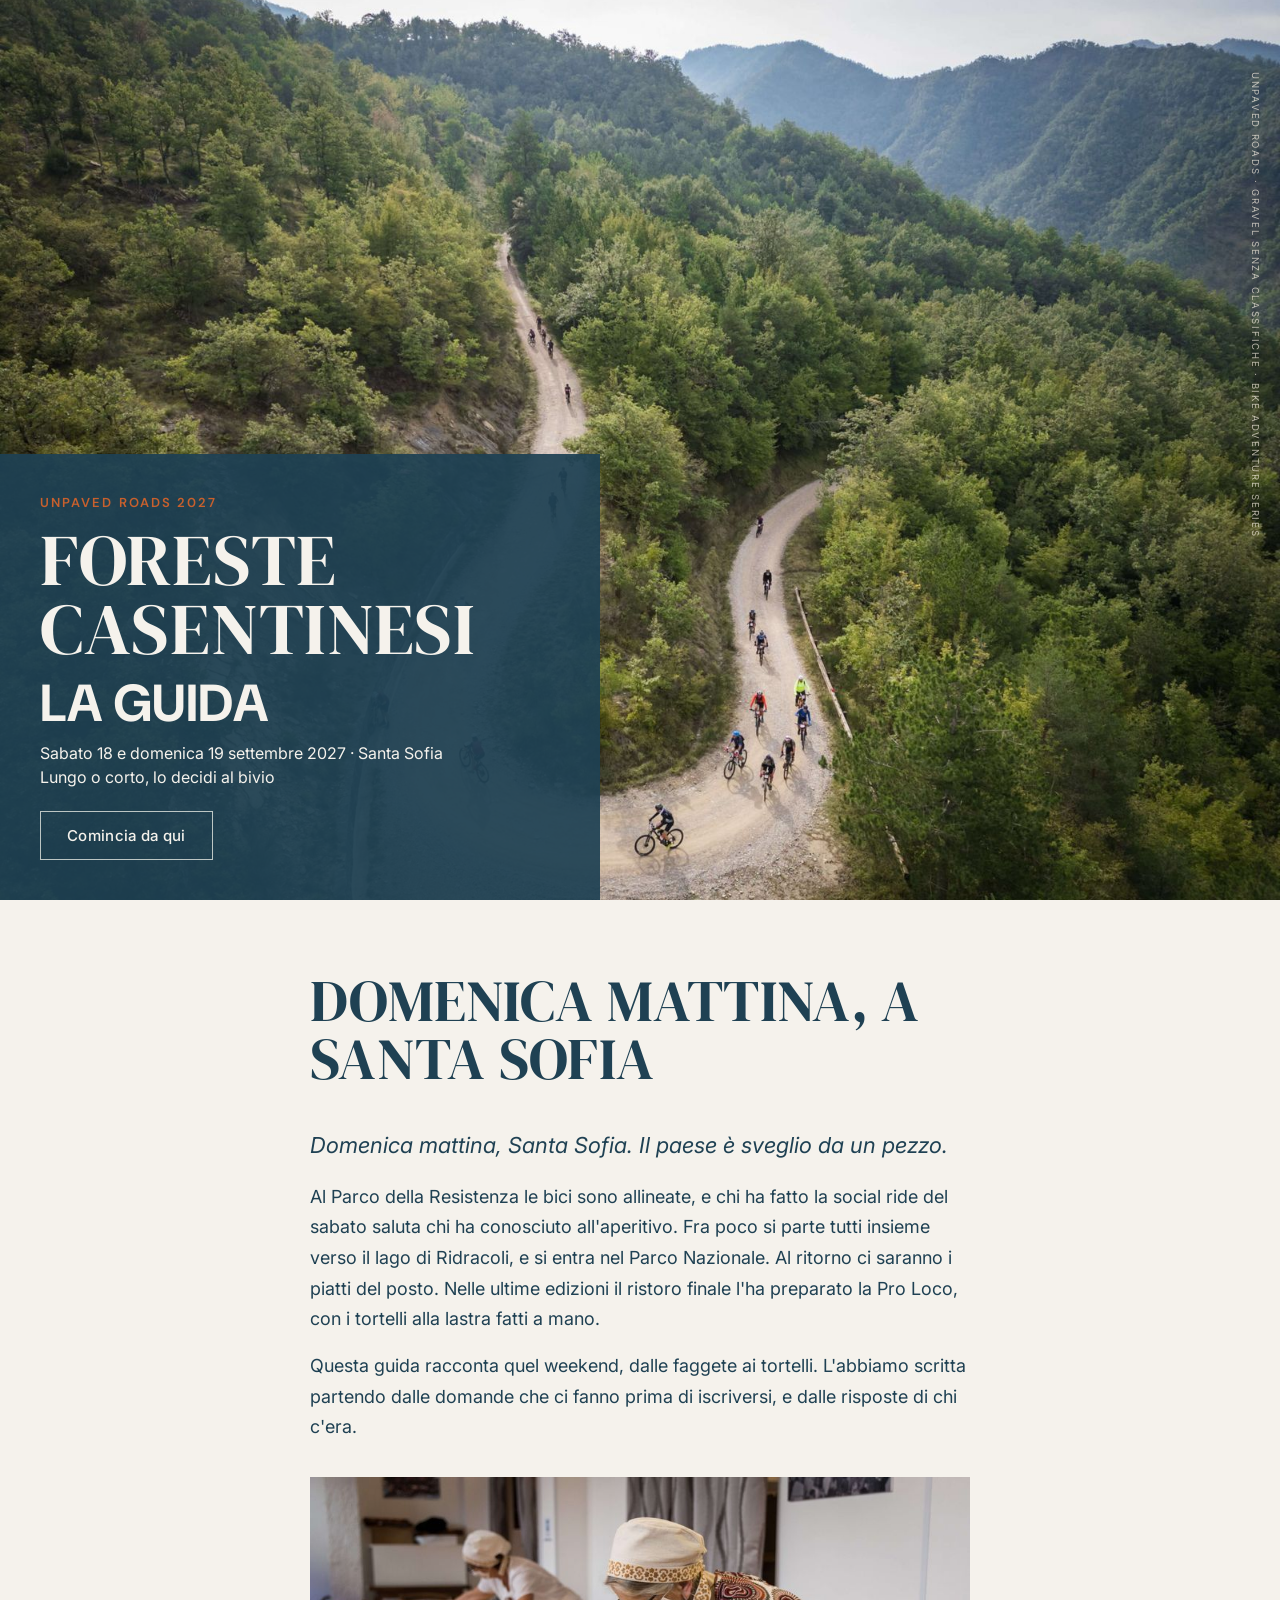
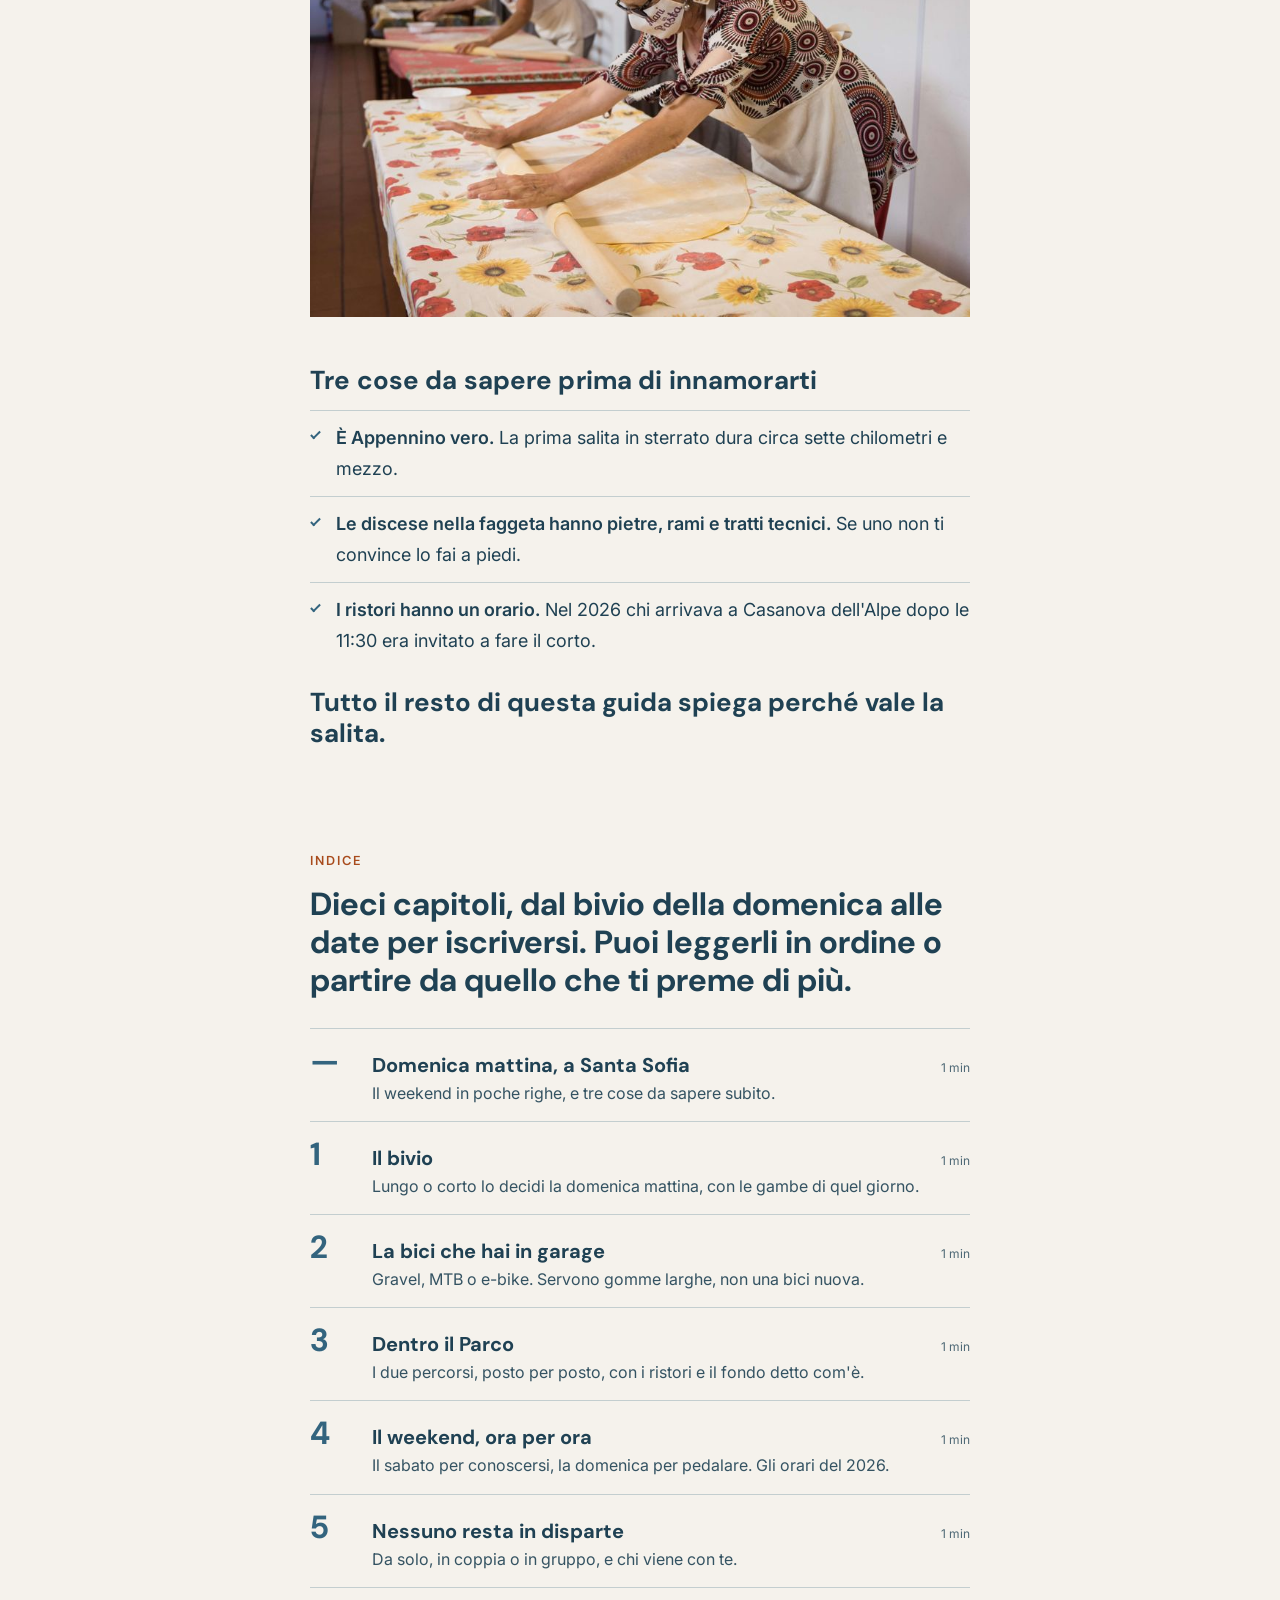
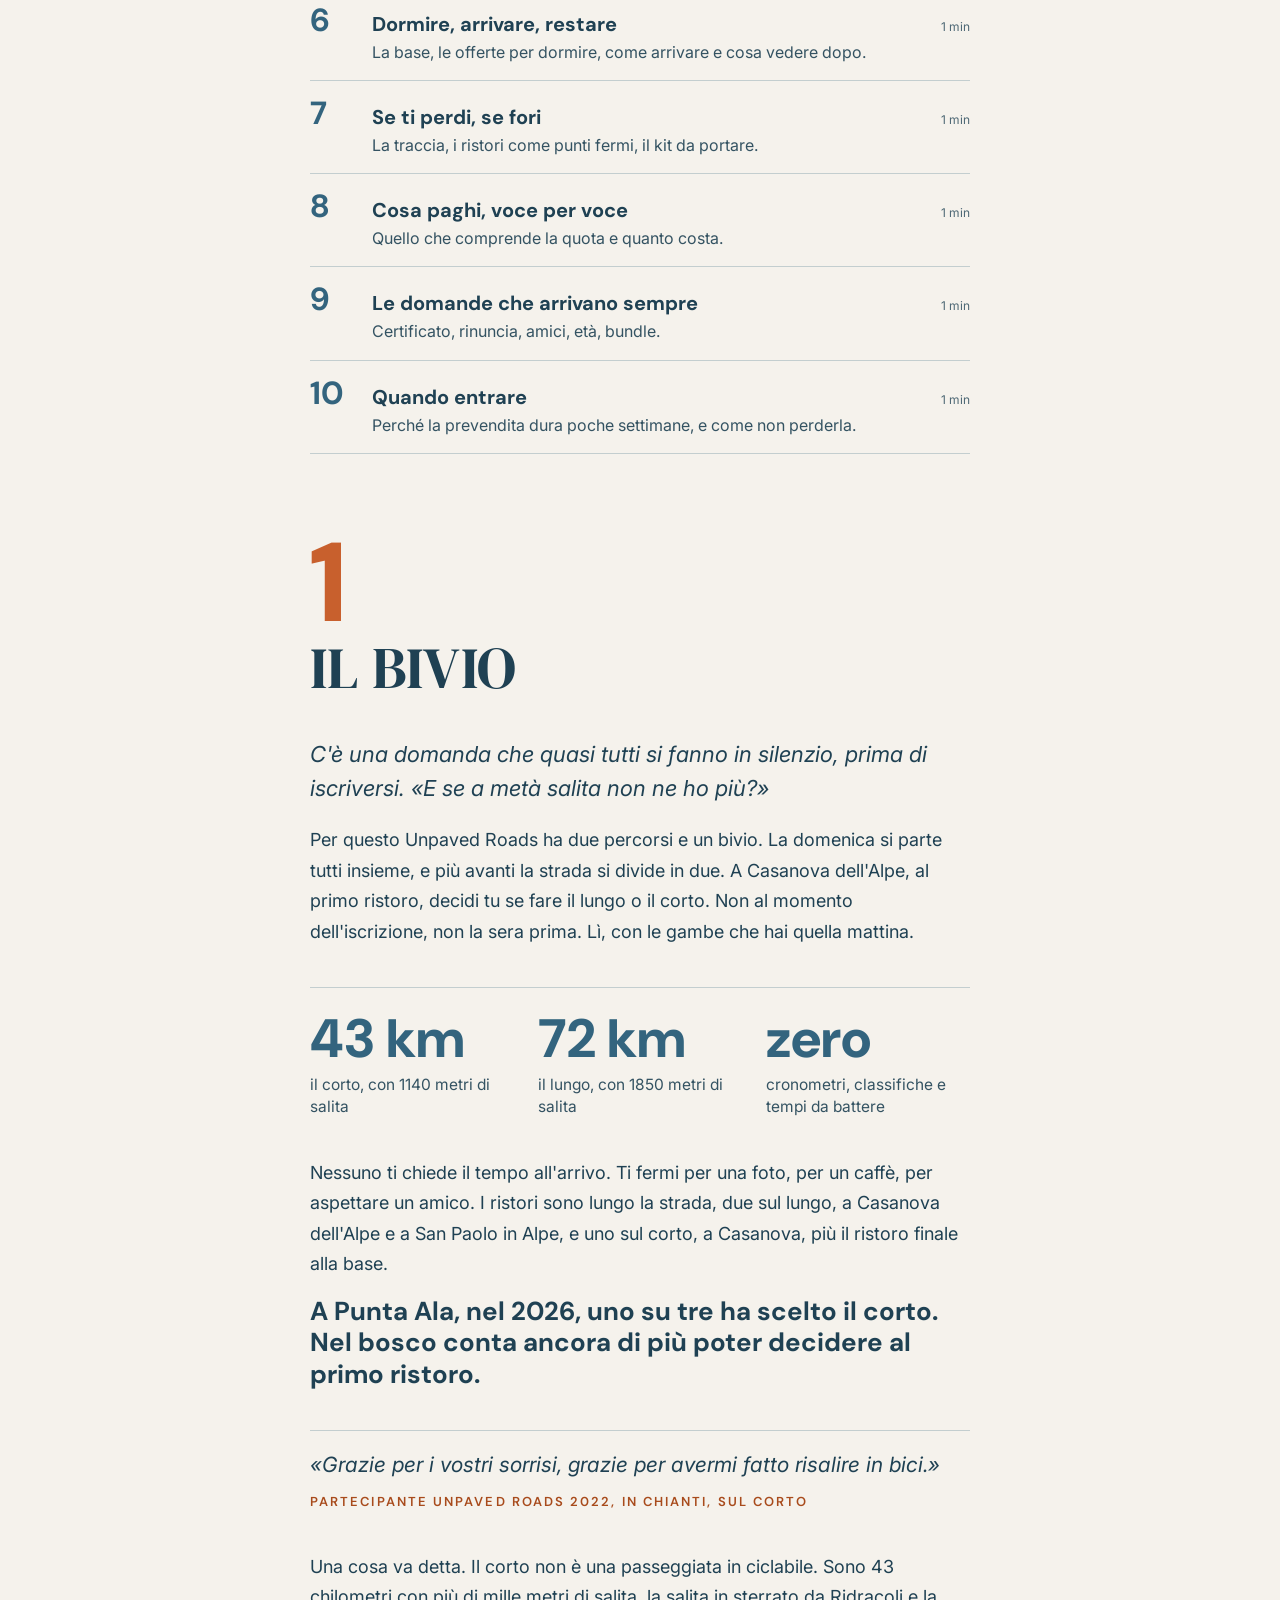
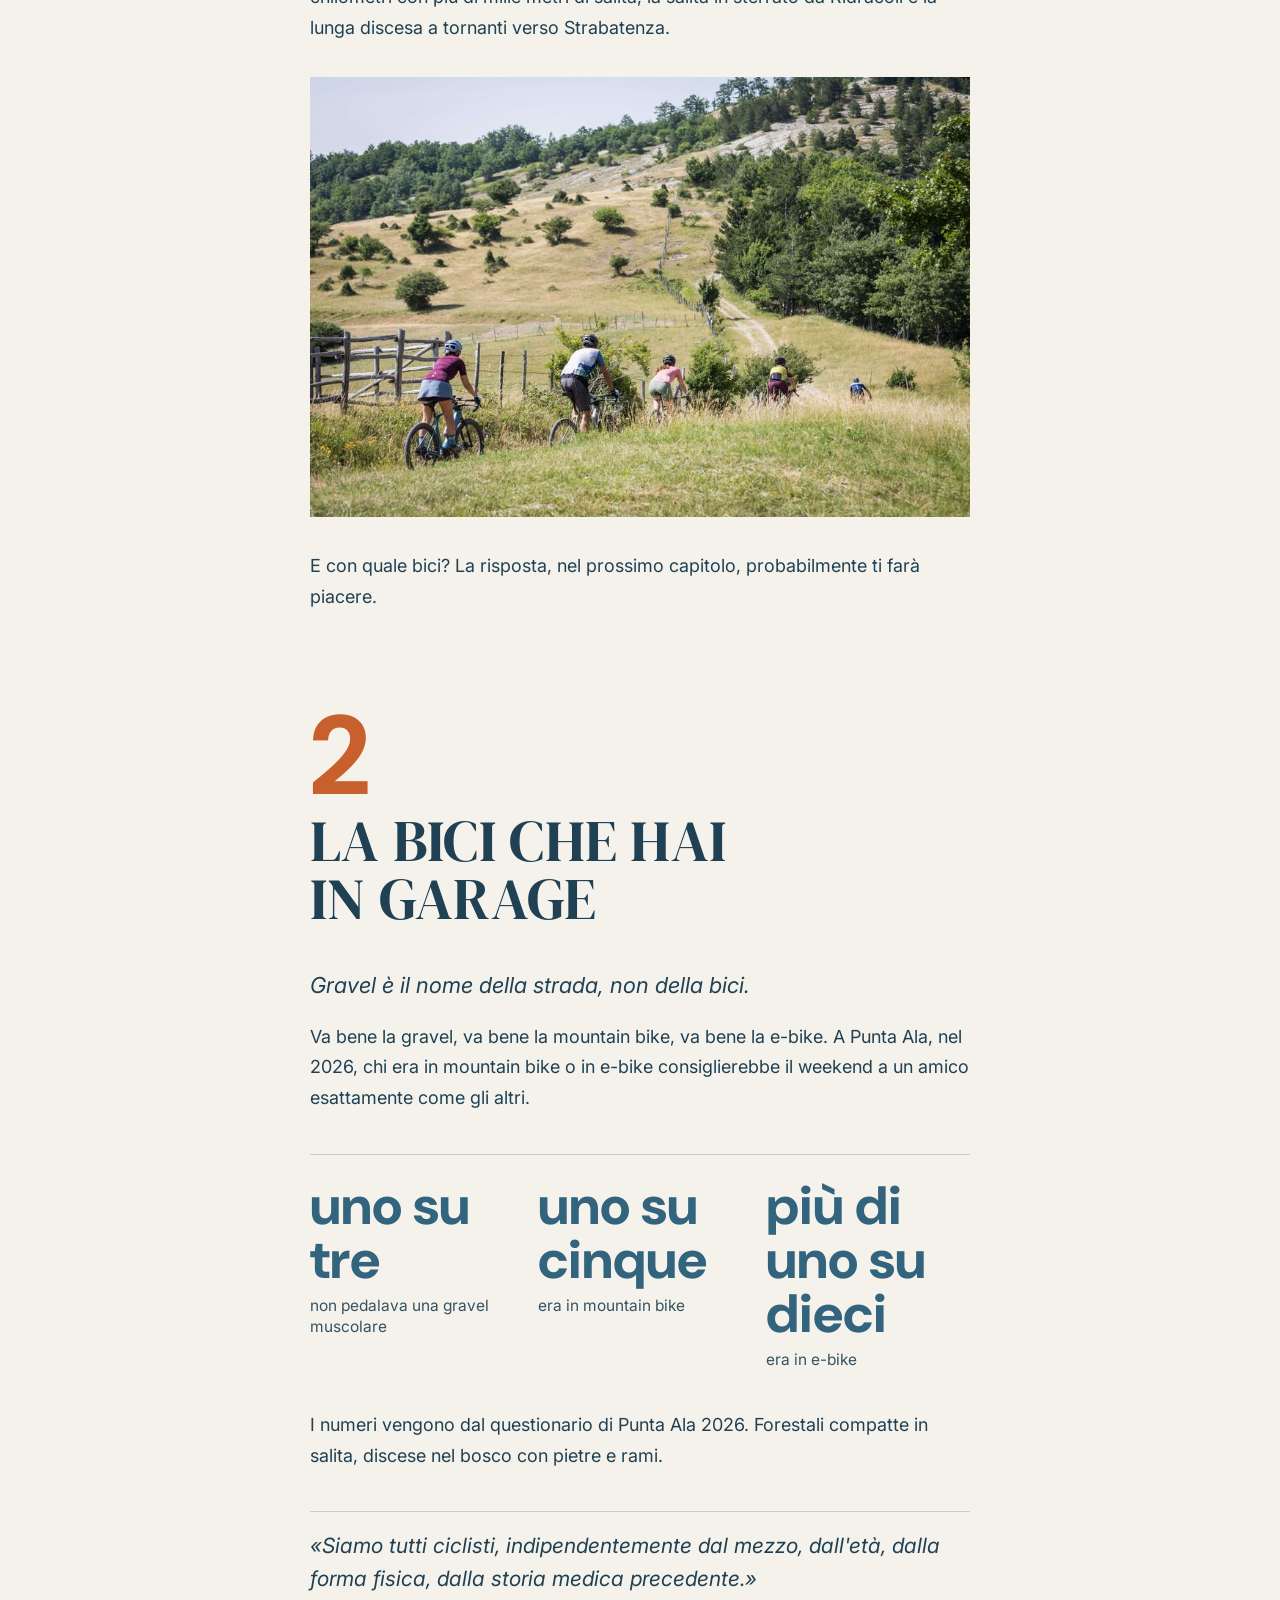
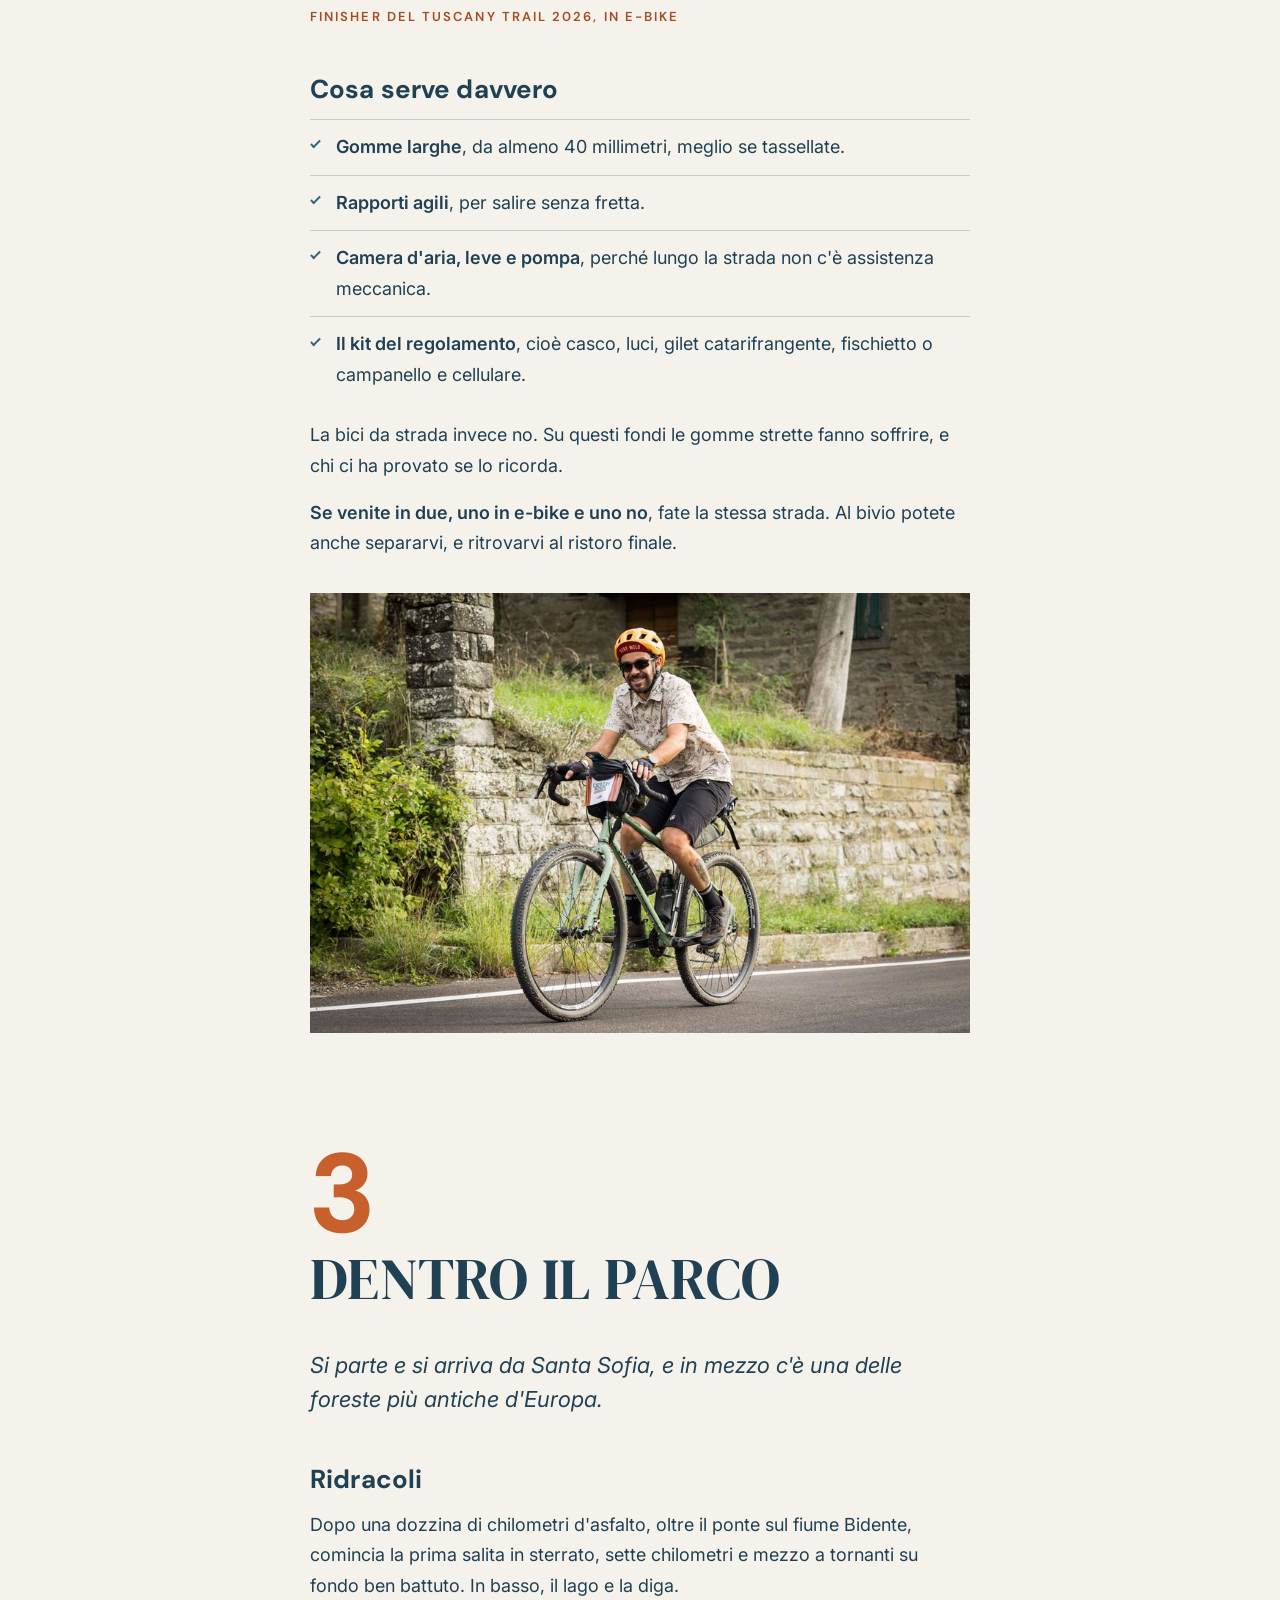
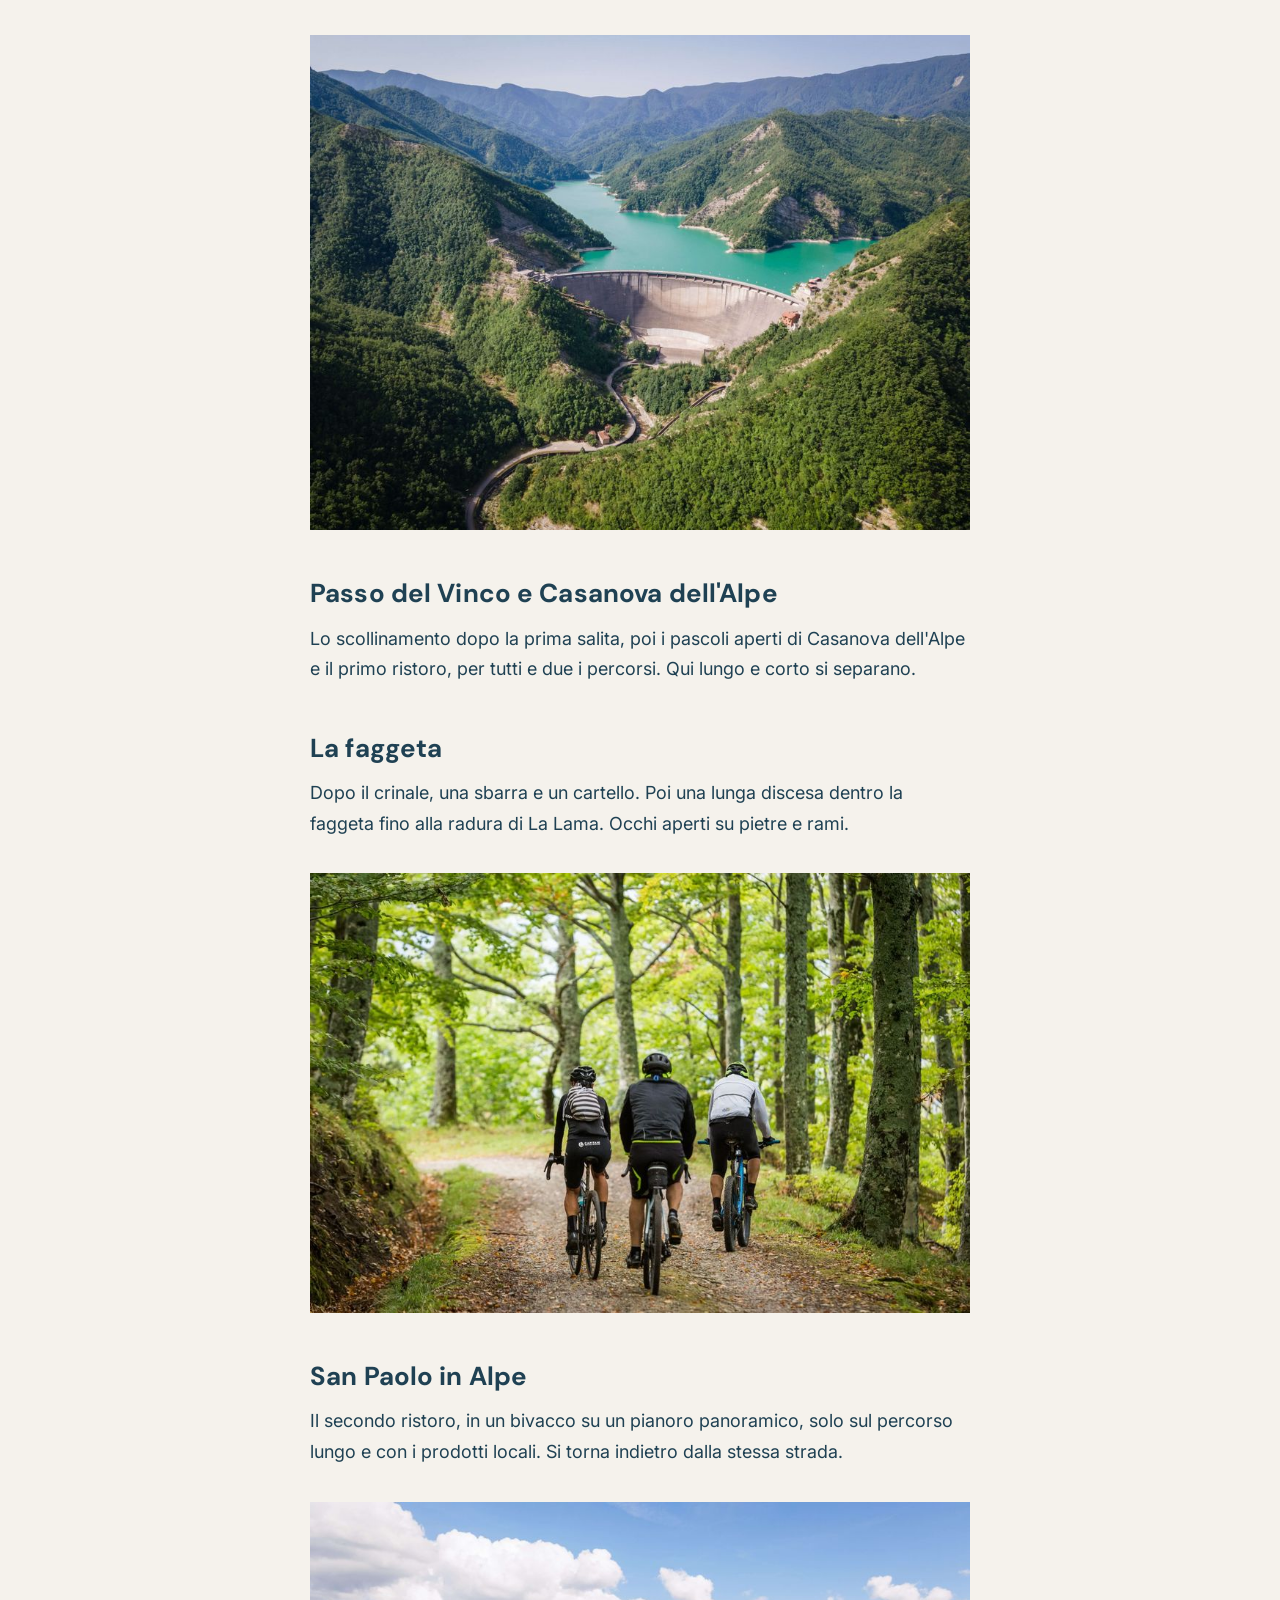
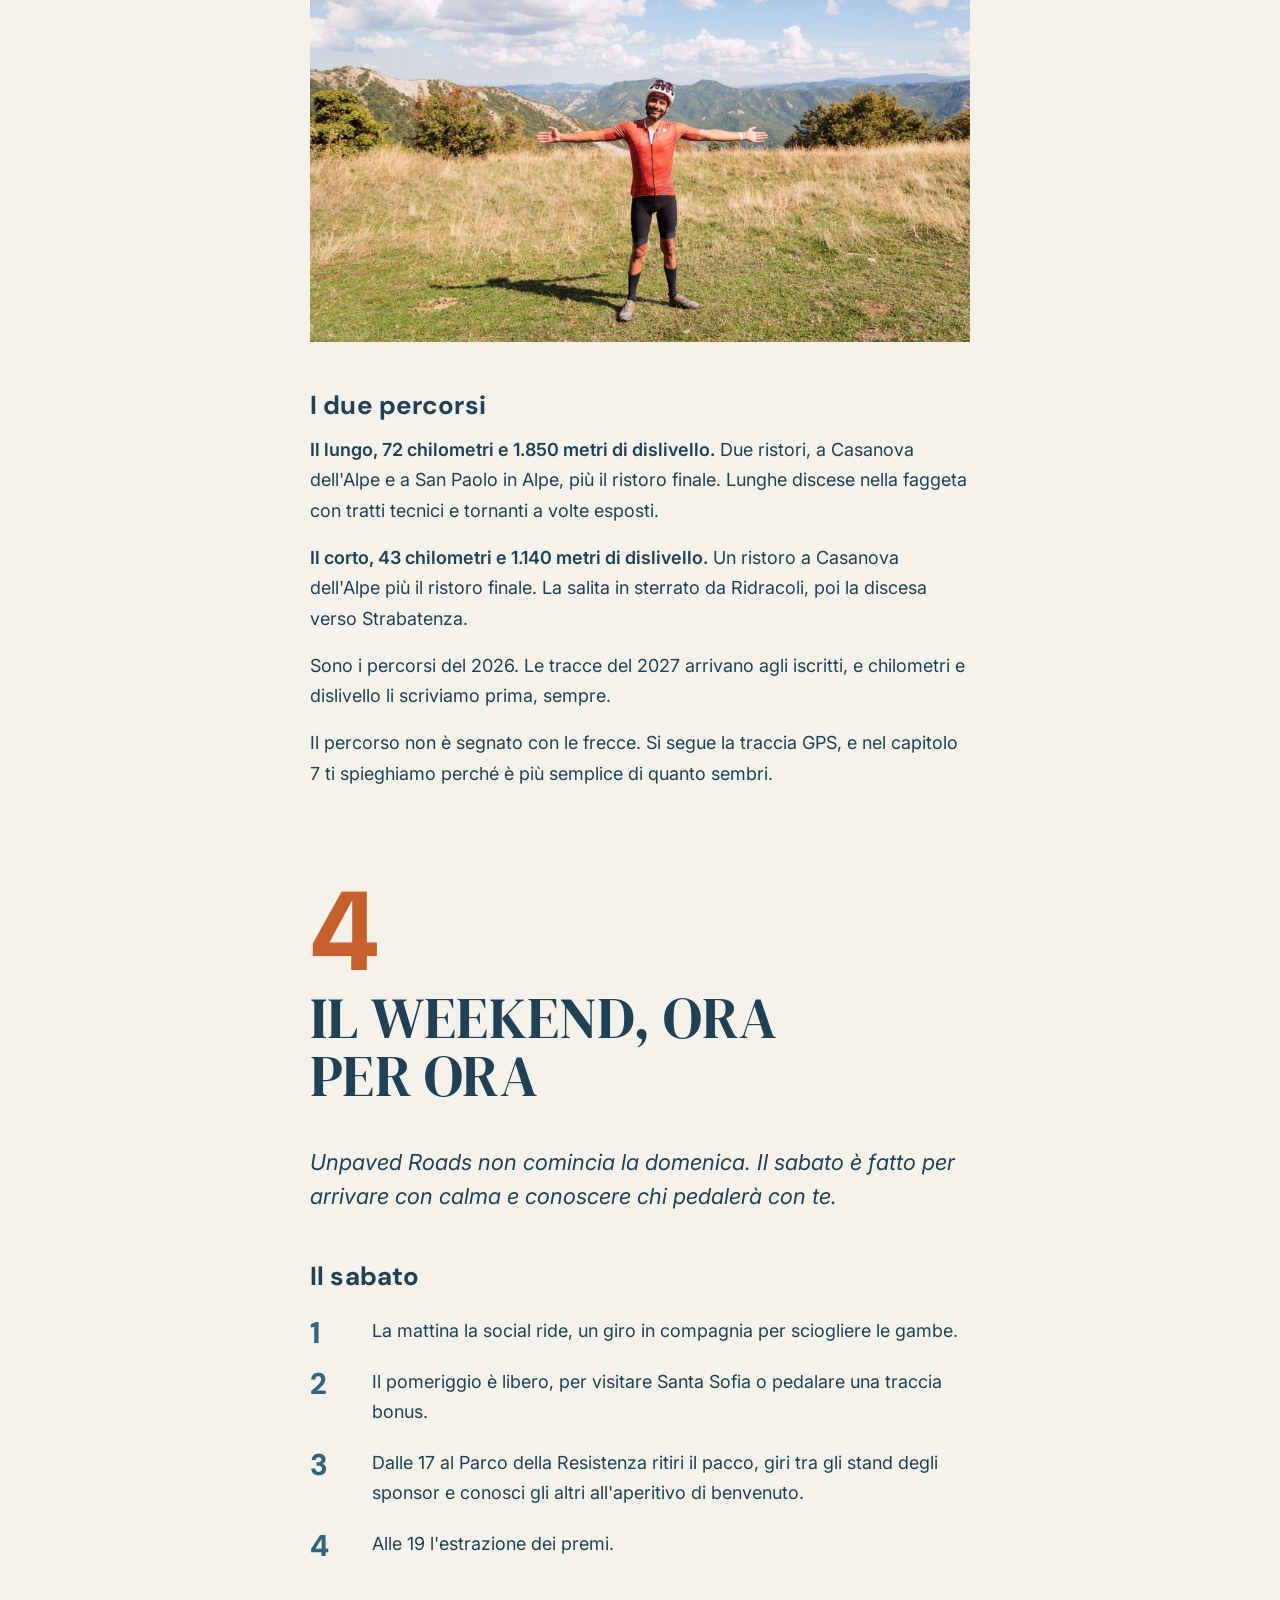
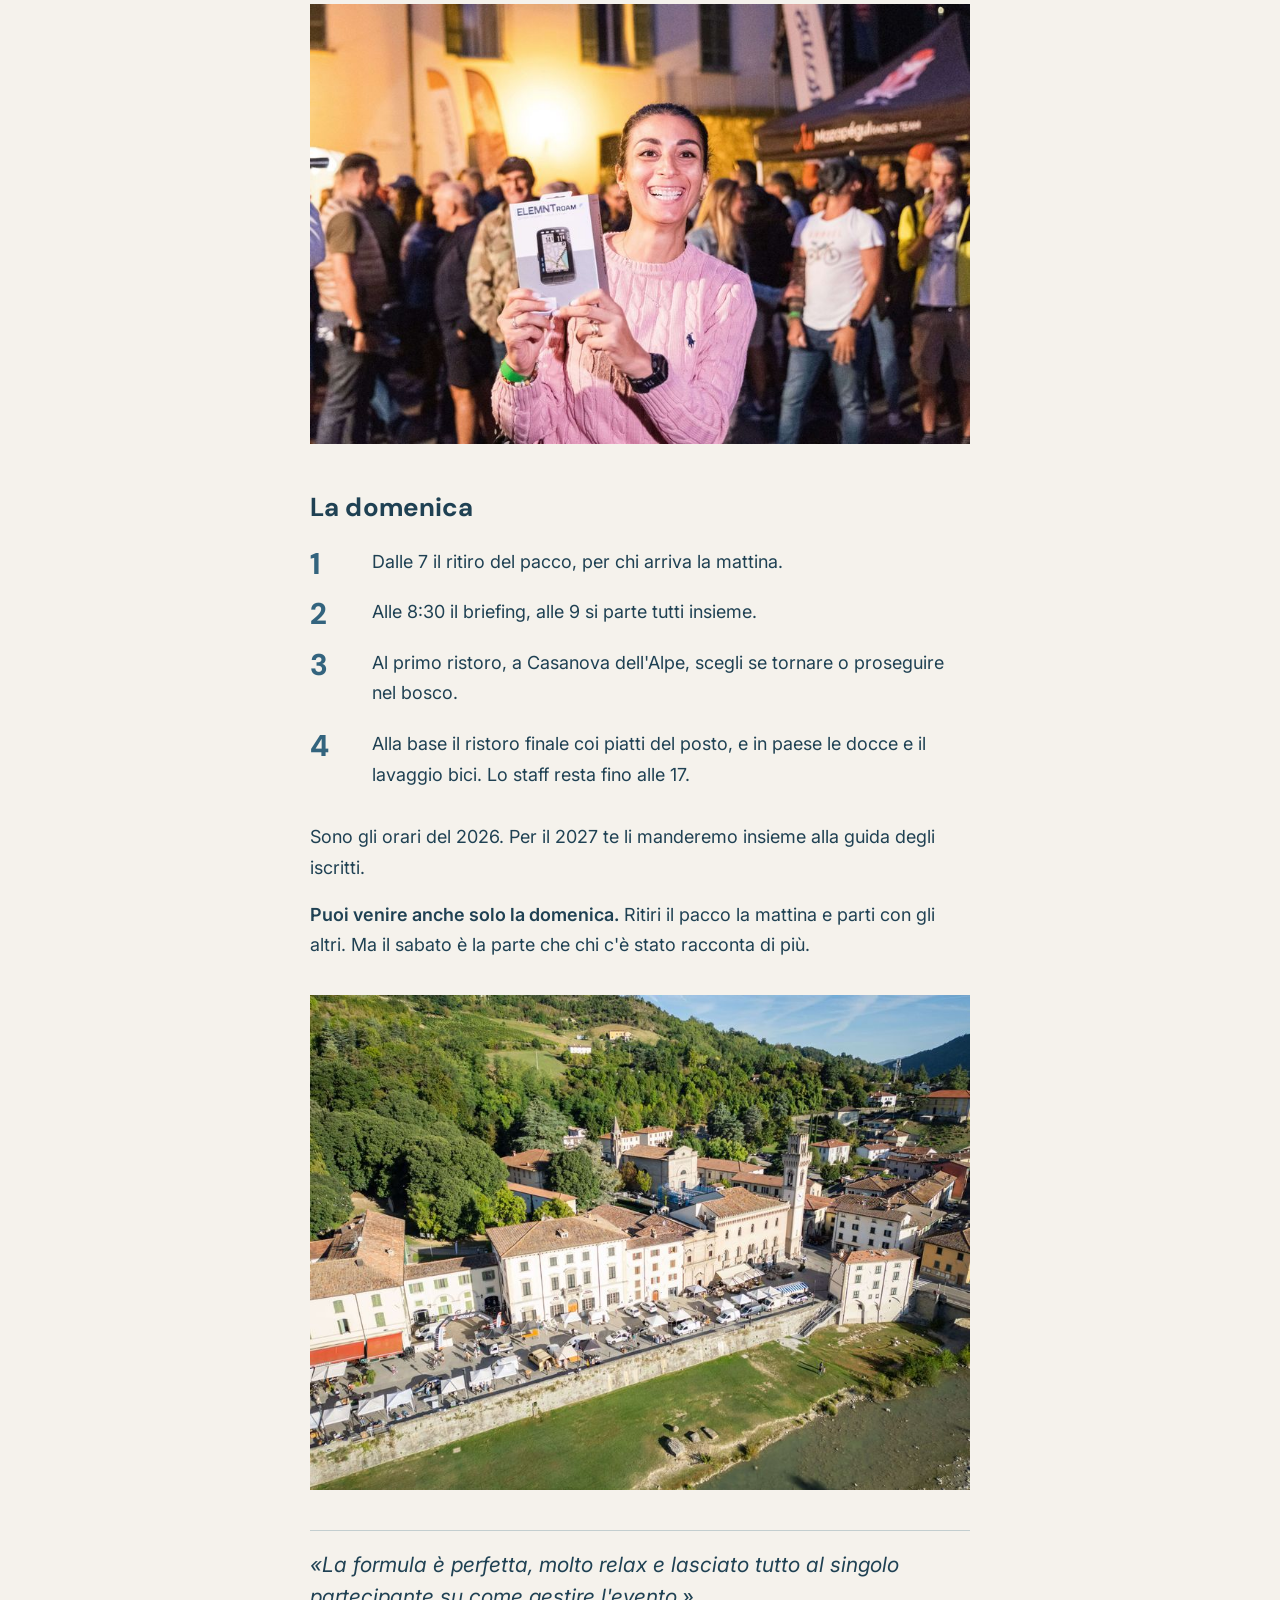
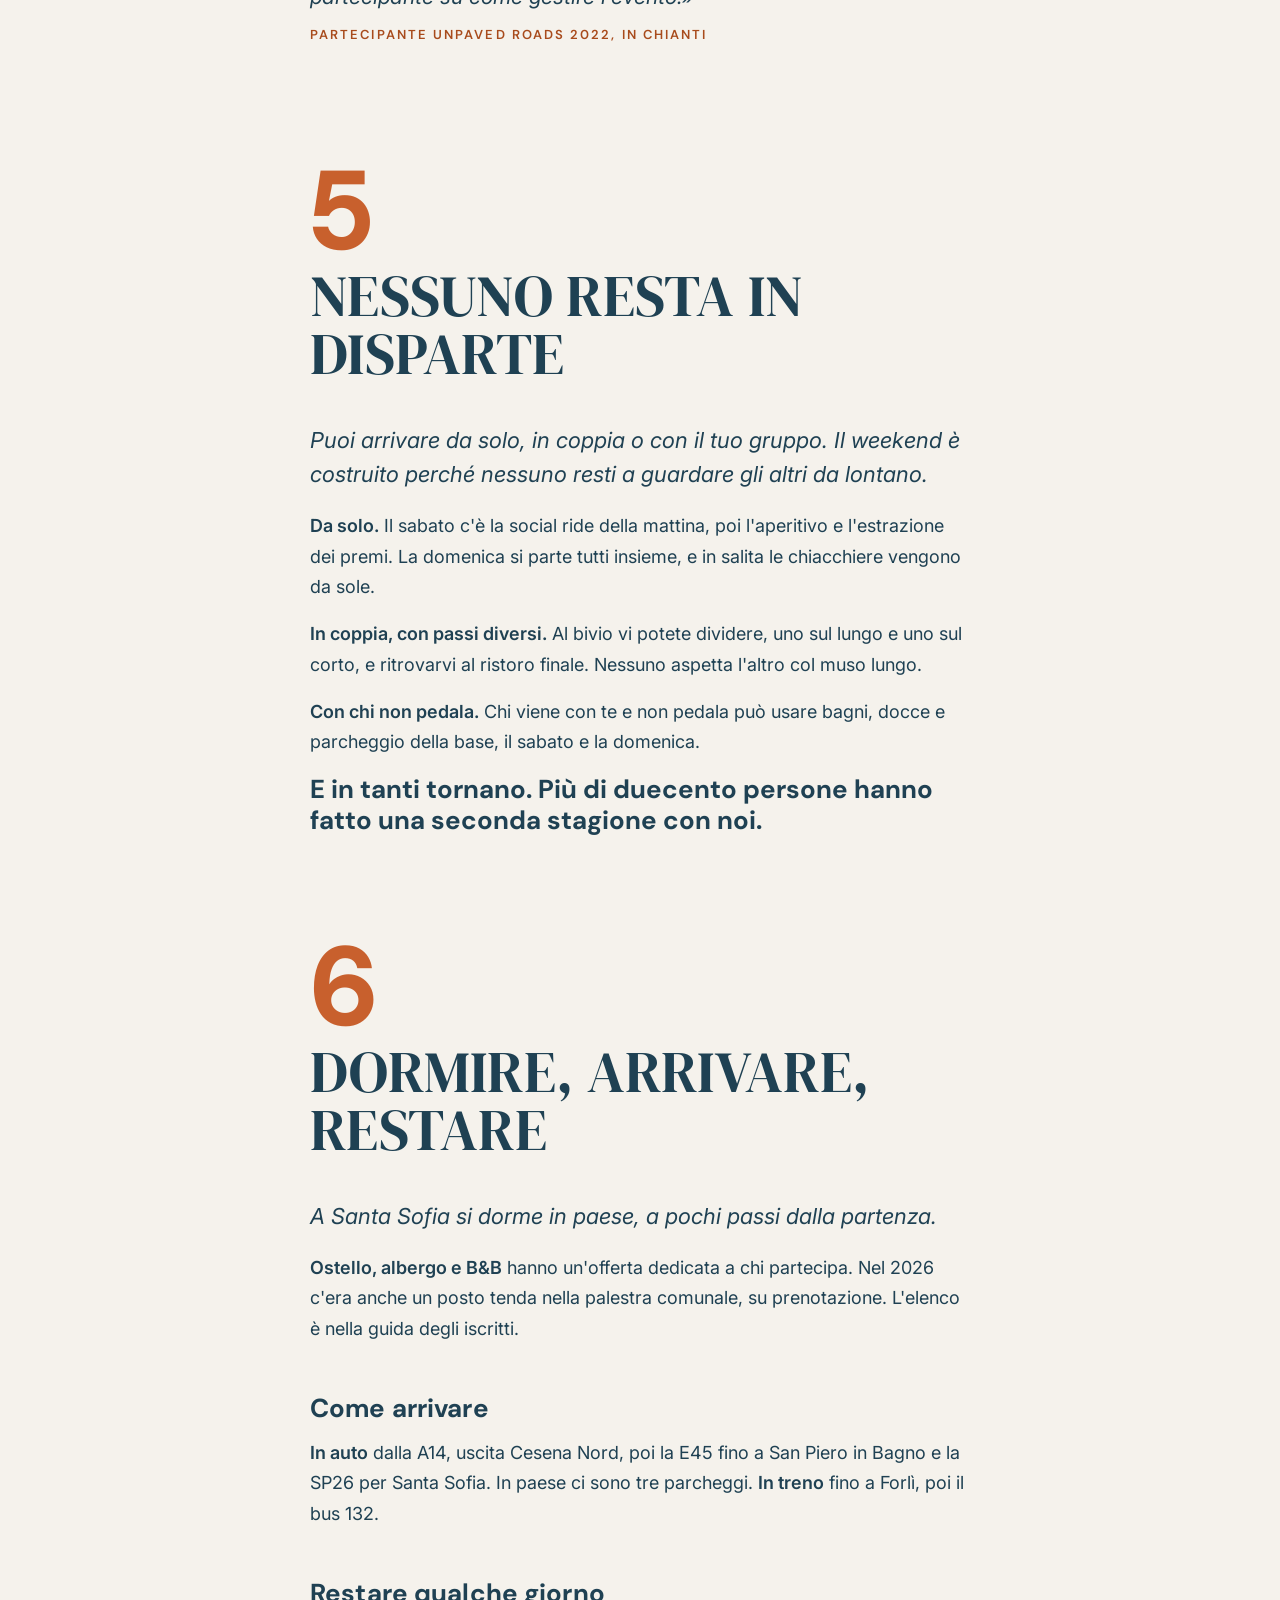
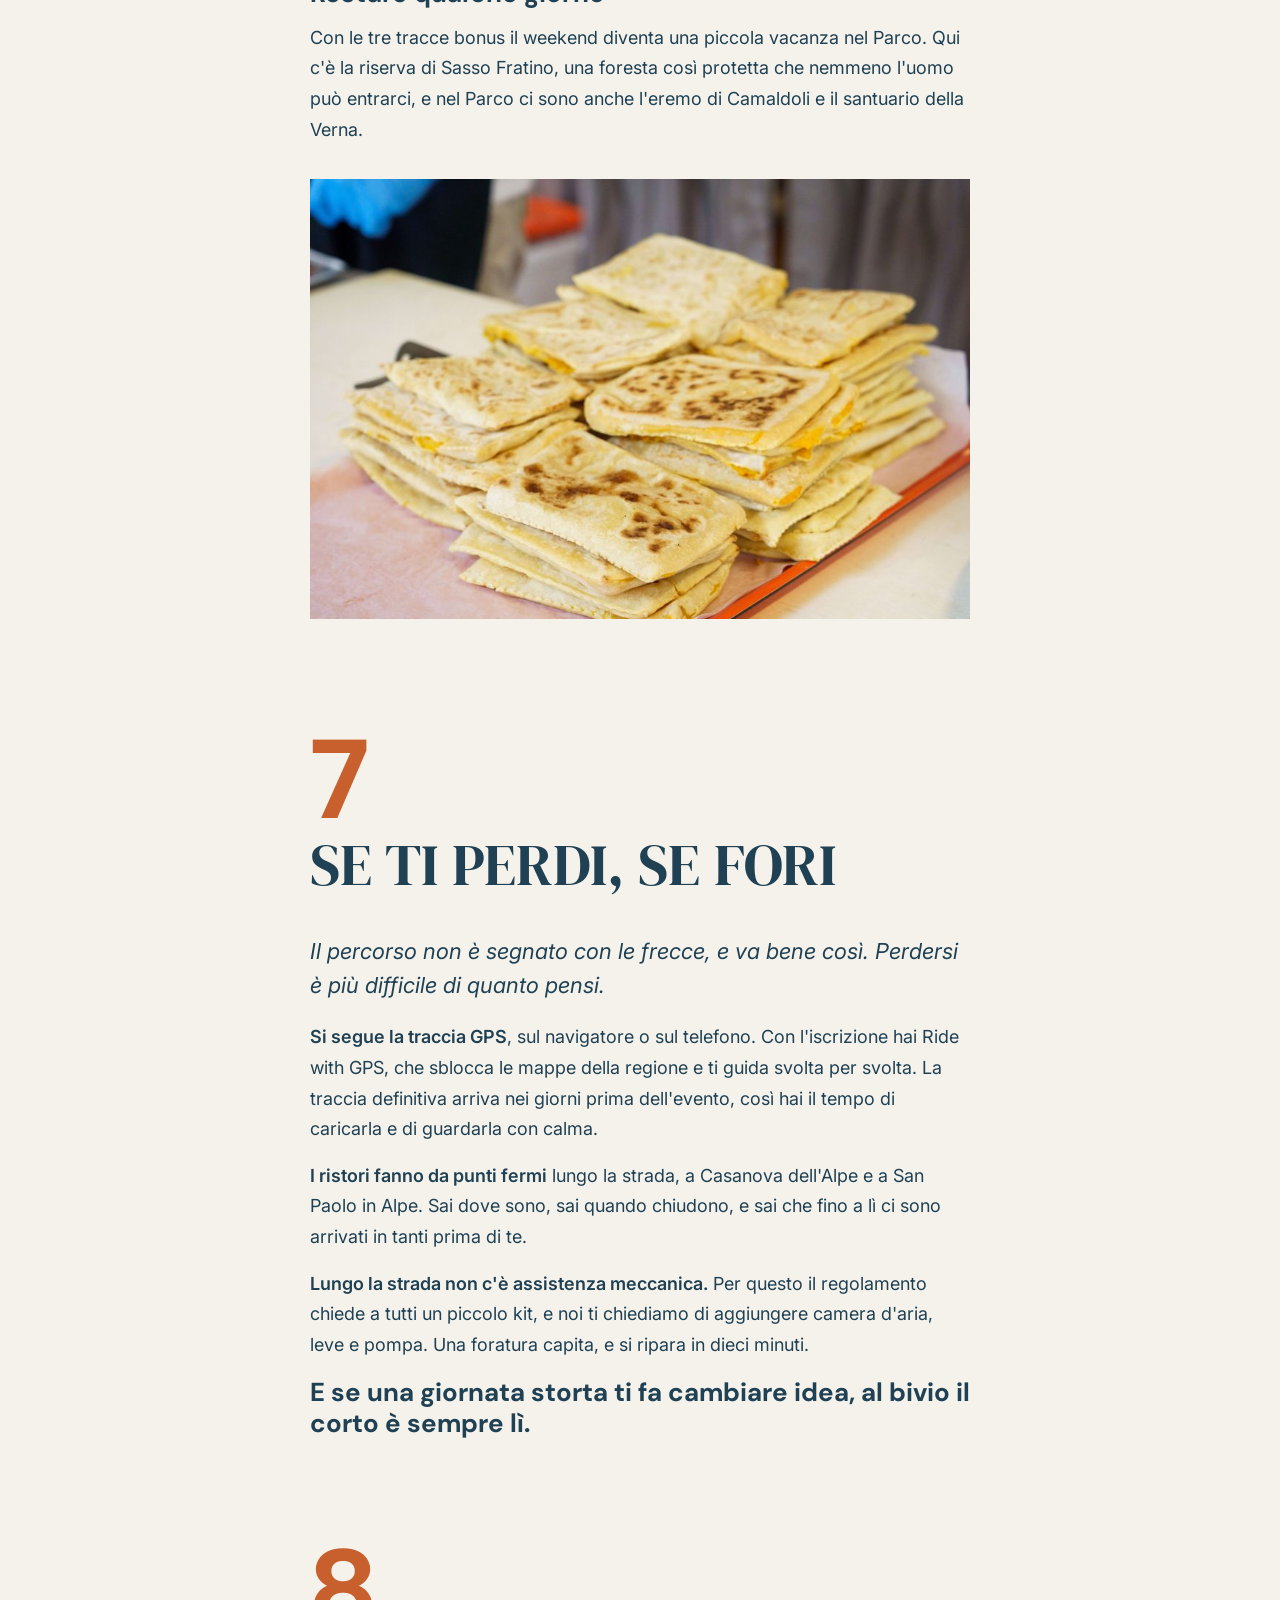
<file: guides/foreste/index.html>
<!doctype html>
<html lang="it">
<head>
<meta charset="utf-8">
<meta name="viewport" content="width=device-width, initial-scale=1">
<title>La guida delle Foreste Casentinesi · Unpaved Roads 2027</title>
<meta name="description" content="La guida di Unpaved Roads Foreste Casentinesi 2027. Com'è il weekend nel Parco Nazionale, quale percorso fa per te, che bici serve, dove dormire, cosa comprende la quota e quando iscriversi.">
<meta name="robots" content="noindex">
<meta property="og:title" content="Unpaved Roads Foreste Casentinesi 2027 · La guida">
<meta property="og:description" content="La guida di Unpaved Roads Foreste Casentinesi 2027. Com'è il weekend nel Parco Nazionale, quale percorso fa per te, che bici serve, dove dormire, cosa comprende la quota e quando iscriversi.">
<meta property="og:locale" content="it_IT">
<meta property="og:site_name" content="Unpaved Roads">
<meta property="og:type" content="website">
<meta name="twitter:card" content="summary_large_image">
<meta name="theme-color" content="#1f4153">
<link rel="preconnect" href="https://fonts.googleapis.com">
<link rel="preconnect" href="https://fonts.gstatic.com" crossorigin>
<link rel="stylesheet" href="https://fonts.googleapis.com/css2?family=DM+Sans:wght@500;600;700;800&family=DM+Serif+Display&family=Inter:ital,wght@0,400;0,500;0,700;1,400&display=swap">
<link rel="stylesheet" href="../tema/tokens.css?v=1">
<link rel="stylesheet" href="../tema/guide.css?v=1">
<link rel="stylesheet" href="../chrome.css?v=1">
</head>
<body>

<!-- ============ barra in alto (compare dopo la copertina) ============ -->
<header class="barra-top" id="barra">
  <a class="marchio" href="#inizio">Unpaved Roads <span>· La guida delle Foreste Casentinesi</span></a>
  <div class="azioni">
    <button class="btn-ico" type="button" data-apri-cerca aria-label="Cerca nella guida"><svg viewBox="0 0 24 24" fill="none" stroke="currentColor" stroke-width="2" stroke-linecap="round"><circle cx="11" cy="11" r="7"/><path d="m20 20-3.5-3.5"/></svg><span class="etic">Cerca</span></button>
    <button class="btn-ico" type="button" data-apri-indice aria-label="Apri l'indice"><svg viewBox="0 0 24 24" fill="none" stroke="currentColor" stroke-width="2" stroke-linecap="round"><path d="M9 6h11M9 12h11M9 18h11"/><circle cx="4.5" cy="6" r="1" fill="currentColor"/><circle cx="4.5" cy="12" r="1" fill="currentColor"/><circle cx="4.5" cy="18" r="1" fill="currentColor"/></svg><span class="etic">Indice</span></button>
  </div>
  <div class="progresso" id="progresso"></div>
</header>

<!-- ============ copertina ============ -->
<section class="copertina guida" id="inizio">
  <img width="1600" height="1200" src="../foto/fc-copertina.jpg" srcset="../foto/fc-copertina-800.jpg 900w, ../foto/fc-copertina.jpg 1600w" sizes="100vw" alt="I tornanti di una strada bianca nel bosco delle Foreste Casentinesi, con i ciclisti in fila, visti dall'alto" fetchpriority="high">
  <p class="spaziato">Unpaved Roads · Gravel senza classifiche · Bike Adventure Series</p>
  <div class="copertina-in">
    <p class="occhiello">Unpaved Roads 2027</p>
    <h1>Foreste Casentinesi</h1>
    <p class="laguida">La guida</p>
    <p class="dati">Sabato 18 e domenica 19 settembre 2027 · Santa Sofia<br>Lungo o corto, lo decidi al bivio</p>
    <div class="bottoni">
      <a class="btn btn-bianco" href="#domenica-mattina">Comincia da qui</a>
    </div>
  </div>
</section>

<nav class="binario" id="binario" aria-label="Capitoli"><p class="bt">Capitoli</p><ol></ol></nav>

<main class="guida" id="guida">
<div class="colonna">

<!-- ============ prologo ============ -->
<section class="cap" id="domenica-mattina" data-n="" data-titolo="Domenica mattina, a Santa Sofia" data-sommario="Il weekend in poche righe, e tre cose da sapere subito.">
  <header class="cap-testa"><h2>Domenica mattina, a Santa Sofia</h2></header>

  <p class="apertura">Domenica mattina, Santa Sofia. Il paese è sveglio da un pezzo.</p>
  <p>Al Parco della Resistenza le bici sono allineate, e chi ha fatto la social ride del sabato saluta chi ha conosciuto all'aperitivo. Fra poco si parte tutti insieme verso il lago di Ridracoli, e si entra nel Parco Nazionale. Al ritorno ci saranno i piatti del posto. Nelle ultime edizioni il ristoro finale l'ha preparato la Pro Loco, con i tortelli alla lastra fatti a mano.</p>
  <p>Questa guida racconta quel weekend, dalle faggete ai tortelli. L'abbiamo scritta partendo dalle domande che ci fanno prima di iscriversi, e dalle risposte di chi c'era.</p>
  <figure class="foto dentro-testo"><img width="1600" height="1067" loading="lazy" src="../foto/fc-pro-loco.jpg" srcset="../foto/fc-pro-loco-800.jpg 900w, ../foto/fc-pro-loco.jpg 1600w" sizes="(max-width:640px) 100vw, 700px" alt="Una signora della Pro Loco stende la sfoglia sul tavolo per il ristoro finale"></figure>

  <h3>Tre cose da sapere prima di innamorarti</h3>
  <ul class="dentro">
    <li><b>È Appennino vero.</b> La prima salita in sterrato dura circa sette chilometri e mezzo.</li>
    <li><b>Le discese nella faggeta hanno pietre, rami e tratti tecnici.</b> Se uno non ti convince lo fai a piedi.</li>
    <li><b>I ristori hanno un orario.</b> Nel 2026 chi arrivava a Casanova dell'Alpe dopo le 11:30 era invitato a fare il corto.</li>
  </ul>
  <p class="forte">Tutto il resto di questa guida spiega perché vale la salita.</p>
</section>

<!-- ============ indice ============ -->
<section class="indice" id="indice" aria-labelledby="indice-tit">
  <h2 id="indice-tit">Indice</h2>
  <p class="sottotitolo">Dieci capitoli, dal bivio della domenica alle date per iscriversi. Puoi leggerli in ordine o partire da quello che ti preme di più.</p>
  <ol class="voci-indice" id="voci-indice"></ol>
</section>

<!-- ============ 1 ============ -->
<section class="cap" id="il-bivio" data-n="1" data-titolo="Il bivio" data-sommario="Lungo o corto lo decidi la domenica mattina, con le gambe di quel giorno.">
  <header class="cap-testa"><span class="cap-num">1</span><h2>Il bivio</h2></header>

  <p class="apertura">C'è una domanda che quasi tutti si fanno in silenzio, prima di iscriversi. «E se a metà salita non ne ho più?»</p>
  <p>Per questo Unpaved Roads ha due percorsi e un bivio. La domenica si parte tutti insieme, e più avanti la strada si divide in due. A Casanova dell'Alpe, al primo ristoro, decidi tu se fare il lungo o il corto. Non al momento dell'iscrizione, non la sera prima. Lì, con le gambe che hai quella mattina.</p>
  <div class="box">
    <div class="grandi">
      <div class="grande"><strong>43 km</strong><span>il corto, con 1140 metri di salita</span></div>
      <div class="grande"><strong>72 km</strong><span>il lungo, con 1850 metri di salita</span></div>
      <div class="grande"><strong>zero</strong><span>cronometri, classifiche e tempi da battere</span></div>
    </div>
  </div>
  <p>Nessuno ti chiede il tempo all'arrivo. Ti fermi per una foto, per un caffè, per aspettare un amico. I ristori sono lungo la strada, due sul lungo, a Casanova dell'Alpe e a San Paolo in Alpe, e uno sul corto, a Casanova, più il ristoro finale alla base.</p>
  <p class="forte">A Punta Ala, nel 2026, uno su tre ha scelto il corto. Nel bosco conta ancora di più poter decidere al primo ristoro.</p>
  <blockquote class="voce"><p>«Grazie per i vostri sorrisi, grazie per avermi fatto risalire in bici.»</p><cite>Partecipante Unpaved Roads 2022, in Chianti, sul corto</cite></blockquote>
  <p>Una cosa va detta. Il corto non è una passeggiata in ciclabile. Sono 43 chilometri con più di mille metri di salita, la salita in sterrato da Ridracoli e la lunga discesa a tornanti verso Strabatenza.</p>
  <figure class="foto dentro-testo"><img width="1600" height="1067" loading="lazy" src="../foto/fc-bivio.jpg" srcset="../foto/fc-bivio-800.jpg 900w, ../foto/fc-bivio.jpg 1600w" sizes="(max-width:640px) 100vw, 700px" alt="Ciclisti gravel su un sentiero tra i pascoli e i ginepri, vicino a un recinto di legno"></figure>
  <p>E con quale bici? La risposta, nel prossimo capitolo, probabilmente ti farà piacere.</p>
</section>

<!-- ============ 2 ============ -->
<section class="cap" id="la-bici" data-n="2" data-titolo="La bici che hai in garage" data-sommario="Gravel, MTB o e-bike. Servono gomme larghe, non una bici nuova.">
  <header class="cap-testa"><span class="cap-num">2</span><h2>La bici che hai in garage</h2></header>

  <p class="apertura">Gravel è il nome della strada, non della bici.</p>
  <p>Va bene la gravel, va bene la mountain bike, va bene la e-bike. A Punta Ala, nel 2026, chi era in mountain bike o in e-bike consiglierebbe il weekend a un amico esattamente come gli altri.</p>
  <div class="box">
    <div class="grandi">
      <div class="grande"><strong>uno su tre</strong><span>non pedalava una gravel muscolare</span></div>
      <div class="grande"><strong>uno su cinque</strong><span>era in mountain bike</span></div>
      <div class="grande"><strong>più di uno su dieci</strong><span>era in e-bike</span></div>
    </div>
  </div>
  <p>I numeri vengono dal questionario di Punta Ala 2026. Forestali compatte in salita, discese nel bosco con pietre e rami.</p>
  <blockquote class="voce"><p>«Siamo tutti ciclisti, indipendentemente dal mezzo, dall'età, dalla forma fisica, dalla storia medica precedente.»</p><cite>Finisher del Tuscany Trail 2026, in e-bike</cite></blockquote>

  <h3>Cosa serve davvero</h3>
  <ul class="dentro">
    <li><b>Gomme larghe</b>, da almeno 40 millimetri, meglio se tassellate.</li>
    <li><b>Rapporti agili</b>, per salire senza fretta.</li>
    <li><b>Camera d'aria, leve e pompa</b>, perché lungo la strada non c'è assistenza meccanica.</li>
    <li><b>Il kit del regolamento</b>, cioè casco, luci, gilet catarifrangente, fischietto o campanello e cellulare.</li>
  </ul>
  <p>La bici da strada invece no. Su questi fondi le gomme strette fanno soffrire, e chi ci ha provato se lo ricorda.</p>
  <p><b>Se venite in due, uno in e-bike e uno no</b>, fate la stessa strada. Al bivio potete anche separarvi, e ritrovarvi al ristoro finale.</p>
  <figure class="foto dentro-testo"><img width="1600" height="1066" loading="lazy" src="../foto/fc-bici.jpg" srcset="../foto/fc-bici-800.jpg 900w, ../foto/fc-bici.jpg 1600w" sizes="(max-width:640px) 100vw, 700px" alt="Un ciclista con le borse in sella a una gravel, su una strada di paese in salita"></figure>
</section>

<!-- ============ 3 ============ -->
<section class="cap" id="la-strada" data-n="3" data-titolo="Dentro il Parco" data-sommario="I due percorsi, posto per posto, con i ristori e il fondo detto com'è.">
  <header class="cap-testa"><span class="cap-num">3</span><h2>Dentro il Parco</h2></header>

  <p class="apertura">Si parte e si arriva da Santa Sofia, e in mezzo c'è una delle foreste più antiche d'Europa.</p>

  <h3>Ridracoli</h3>
  <p>Dopo una dozzina di chilometri d'asfalto, oltre il ponte sul fiume Bidente, comincia la prima salita in sterrato, sette chilometri e mezzo a tornanti su fondo ben battuto. In basso, il lago e la diga.</p>
  <figure class="foto dentro-testo"><img width="1600" height="1200" loading="lazy" src="../foto/fc-ridracoli.jpg" srcset="../foto/fc-ridracoli-800.jpg 900w, ../foto/fc-ridracoli.jpg 1600w" sizes="(max-width:640px) 100vw, 700px" alt="La diga di Ridracoli e il lago turchese tra i monti boscosi, vista dal drone"></figure>

  <h3>Passo del Vinco e Casanova dell'Alpe</h3>
  <p>Lo scollinamento dopo la prima salita, poi i pascoli aperti di Casanova dell'Alpe e il primo ristoro, per tutti e due i percorsi. Qui lungo e corto si separano.</p>

  <h3>La faggeta</h3>
  <p>Dopo il crinale, una sbarra e un cartello. Poi una lunga discesa dentro la faggeta fino alla radura di La Lama. Occhi aperti su pietre e rami.</p>
  <figure class="foto dentro-testo"><img width="1600" height="1067" loading="lazy" src="../foto/fc-faggeta.jpg" srcset="../foto/fc-faggeta-800.jpg 900w, ../foto/fc-faggeta.jpg 1600w" sizes="(max-width:640px) 100vw, 700px" alt="Tre ciclisti visti da dietro su una strada forestale dentro la faggeta"></figure>

  <h3>San Paolo in Alpe</h3>
  <p>Il secondo ristoro, in un bivacco su un pianoro panoramico, solo sul percorso lungo e con i prodotti locali. Si torna indietro dalla stessa strada.</p>
  <figure class="foto dentro-testo"><img width="1600" height="1067" loading="lazy" src="../foto/fc-san-paolo.jpg" srcset="../foto/fc-san-paolo-800.jpg 900w, ../foto/fc-san-paolo.jpg 1600w" sizes="(max-width:640px) 100vw, 700px" alt="Un ciclista sorridente a braccia aperte su un prato, con le colline del Parco dietro"></figure>

  <h3>I due percorsi</h3>

  <p><b>Il lungo, 72 chilometri e 1.850 metri di dislivello.</b> Due ristori, a Casanova dell'Alpe e a San Paolo in Alpe, più il ristoro finale. Lunghe discese nella faggeta con tratti tecnici e tornanti a volte esposti.</p>
  <p><b>Il corto, 43 chilometri e 1.140 metri di dislivello.</b> Un ristoro a Casanova dell'Alpe più il ristoro finale. La salita in sterrato da Ridracoli, poi la discesa verso Strabatenza.</p>
  <p>Sono i percorsi del 2026. Le tracce del 2027 arrivano agli iscritti, e chilometri e dislivello li scriviamo prima, sempre.</p>
  <p>Il percorso non è segnato con le frecce. Si segue la traccia GPS, e nel capitolo 7 ti spieghiamo perché è più semplice di quanto sembri.</p>
</section>

<!-- ============ 4 ============ -->
<section class="cap" id="il-weekend" data-n="4" data-titolo="Il weekend, ora per ora" data-sommario="Il sabato per conoscersi, la domenica per pedalare. Gli orari del 2026.">
  <header class="cap-testa"><span class="cap-num">4</span><h2>Il weekend, ora per ora</h2></header>

  <p class="apertura">Unpaved Roads non comincia la domenica. Il sabato è fatto per arrivare con calma e conoscere chi pedalerà con te.</p>
  <h3>Il sabato</h3>
  <ol class="passi">
    <li>La mattina la social ride, un giro in compagnia per sciogliere le gambe.</li>
    <li>Il pomeriggio è libero, per visitare Santa Sofia o pedalare una traccia bonus.</li>
    <li>Dalle 17 al Parco della Resistenza ritiri il pacco, giri tra gli stand degli sponsor e conosci gli altri all'aperitivo di benvenuto.</li>
    <li>Alle 19 l'estrazione dei premi.</li>
  </ol>
  <figure class="foto dentro-testo"><img width="1600" height="1067" loading="lazy" src="../foto/fc-estrazione.jpg" srcset="../foto/fc-estrazione-800.jpg 900w, ../foto/fc-estrazione.jpg 1600w" sizes="(max-width:640px) 100vw, 700px" alt="Una partecipante sorridente mostra il premio vinto all'estrazione, la sera del sabato a Santa Sofia"></figure>
  <h3>La domenica</h3>
  <ol class="passi">
    <li>Dalle 7 il ritiro del pacco, per chi arriva la mattina.</li>
    <li>Alle 8:30 il briefing, alle 9 si parte tutti insieme.</li>
    <li>Al primo ristoro, a Casanova dell'Alpe, scegli se tornare o proseguire nel bosco.</li>
    <li>Alla base il ristoro finale coi piatti del posto, e in paese le docce e il lavaggio bici. Lo staff resta fino alle 17.</li>
  </ol>
  <p>Sono gli orari del 2026. Per il 2027 te li manderemo insieme alla guida degli iscritti.</p>
  <p><b>Puoi venire anche solo la domenica.</b> Ritiri il pacco la mattina e parti con gli altri. Ma il sabato è la parte che chi c'è stato racconta di più.</p>
  <figure class="foto dentro-testo"><img width="1600" height="1200" loading="lazy" src="../foto/fc-santa-sofia.jpg" srcset="../foto/fc-santa-sofia-800.jpg 900w, ../foto/fc-santa-sofia.jpg 1600w" sizes="(max-width:640px) 100vw, 700px" alt="Santa Sofia vista dal drone, con il village e gli stand lungo il fiume"></figure>
  <blockquote class="voce"><p>«La formula è perfetta, molto relax e lasciato tutto al singolo partecipante su come gestire l'evento.»</p><cite>Partecipante Unpaved Roads 2022, in Chianti</cite></blockquote>
</section>

<!-- ============ 5 ============ -->
<section class="cap" id="in-compagnia" data-n="5" data-titolo="Nessuno resta in disparte" data-sommario="Da solo, in coppia o in gruppo, e chi viene con te.">
  <header class="cap-testa"><span class="cap-num">5</span><h2>Nessuno resta in disparte</h2></header>

  <p class="apertura">Puoi arrivare da solo, in coppia o con il tuo gruppo. Il weekend è costruito perché nessuno resti a guardare gli altri da lontano.</p>
  <p><b>Da solo.</b> Il sabato c'è la social ride della mattina, poi l'aperitivo e l'estrazione dei premi. La domenica si parte tutti insieme, e in salita le chiacchiere vengono da sole.</p>
  <p><b>In coppia, con passi diversi.</b> Al bivio vi potete dividere, uno sul lungo e uno sul corto, e ritrovarvi al ristoro finale. Nessuno aspetta l'altro col muso lungo.</p>
  <p><b>Con chi non pedala.</b> Chi viene con te e non pedala può usare bagni, docce e parcheggio della base, il sabato e la domenica.</p>
  <p class="forte">E in tanti tornano. Più di duecento persone hanno fatto una seconda stagione con noi.</p>
</section>

<!-- ============ 6 ============ -->
<section class="cap" id="dormire-arrivare" data-n="6" data-titolo="Dormire, arrivare, restare" data-sommario="La base, le offerte per dormire, come arrivare e cosa vedere dopo.">
  <header class="cap-testa"><span class="cap-num">6</span><h2>Dormire, arrivare, restare</h2></header>

  <p class="apertura">A Santa Sofia si dorme in paese, a pochi passi dalla partenza.</p>
  <p><b>Ostello, albergo e B&amp;B</b> hanno un'offerta dedicata a chi partecipa. Nel 2026 c'era anche un posto tenda nella palestra comunale, su prenotazione. L'elenco è nella guida degli iscritti.</p>
  <h3>Come arrivare</h3>
  <p><b>In auto</b> dalla A14, uscita Cesena Nord, poi la E45 fino a San Piero in Bagno e la SP26 per Santa Sofia. In paese ci sono tre parcheggi. <b>In treno</b> fino a Forlì, poi il bus 132.</p>
  <h3>Restare qualche giorno</h3>
  <p>Con le tre tracce bonus il weekend diventa una piccola vacanza nel Parco. Qui c'è la riserva di Sasso Fratino, una foresta così protetta che nemmeno l'uomo può entrarci, e nel Parco ci sono anche l'eremo di Camaldoli e il santuario della Verna.</p>
  <figure class="foto dentro-testo"><img width="1600" height="1067" loading="lazy" src="../foto/fc-tortelli.jpg" srcset="../foto/fc-tortelli-800.jpg 900w, ../foto/fc-tortelli.jpg 1600w" sizes="(max-width:640px) 100vw, 700px" alt="Un vassoio di tortelli alla lastra appena cotti, al ristoro di Unpaved Roads"></figure>
</section>

<!-- ============ 7 ============ -->
<section class="cap" id="perdersi" data-n="7" data-titolo="Se ti perdi, se fori" data-sommario="La traccia, i ristori come punti fermi, il kit da portare.">
  <header class="cap-testa"><span class="cap-num">7</span><h2>Se ti perdi, se fori</h2></header>

  <p class="apertura">Il percorso non è segnato con le frecce, e va bene così. Perdersi è più difficile di quanto pensi.</p>
  <p><b>Si segue la traccia GPS</b>, sul navigatore o sul telefono. Con l'iscrizione hai Ride with GPS, che sblocca le mappe della regione e ti guida svolta per svolta. La traccia definitiva arriva nei giorni prima dell'evento, così hai il tempo di caricarla e di guardarla con calma.</p>
  <p><b>I ristori fanno da punti fermi</b> lungo la strada, a Casanova dell'Alpe e a San Paolo in Alpe. Sai dove sono, sai quando chiudono, e sai che fino a lì ci sono arrivati in tanti prima di te.</p>
  <p><b>Lungo la strada non c'è assistenza meccanica.</b> Per questo il regolamento chiede a tutti un piccolo kit, e noi ti chiediamo di aggiungere camera d'aria, leve e pompa. Una foratura capita, e si ripara in dieci minuti.</p>
  <p class="forte">E se una giornata storta ti fa cambiare idea, al bivio il corto è sempre lì.</p>
</section>

<!-- ============ 8 ============ -->
<section class="cap" id="la-quota" data-n="8" data-titolo="Cosa paghi, voce per voce" data-sommario="Quello che comprende la quota e quanto costa.">
  <header class="cap-testa"><span class="cap-num">8</span><h2>Cosa paghi, voce per voce</h2></header>

  <p class="apertura">Una traccia si trova anche gratis. Un weekend così no.</p>
  <p>La quota paga il weekend già organizzato, tutto quello che un giro fatto da soli non ha. Ecco cosa comprende, voce per voce, come nel 2026.</p>
  <ul class="dentro">
    <li>Traccia GPX del lungo e del corto, disegnata dopo i nostri sopralluoghi</li>
    <li>Ride with GPS per sbloccare le mappe regionali e navigare dal telefono</li>
    <li>Cartina con i due percorsi e le altimetrie</li>
    <li>Due ristori lungo il percorso, uno sul corto, e il ristoro finale</li>
    <li>Aperitivo di benvenuto il sabato pomeriggio</li>
    <li>Parco della Resistenza a Santa Sofia con bagni, docce e parcheggio, il sabato e la domenica, anche per chi ti accompagna</li>
    <li>Lavaggio bici</li>
    <li>Fotografi e videomaker lungo il percorso, per le foto e i video del tuo weekend</li>
    <li>Cappellino da ciclista Unpaved Roads, riservato agli iscritti</li>
    <li>Box con prodotti tipici del territorio, bottiglia di vino Unpaved Roads e bottiglietta di amaro</li>
    <li>Banner da manubrio</li>
    <li>Guida digitale con parcheggi, trasporti, hotel e tutto il resto</li>
    <li>Guida turistica del territorio e tre tracce bonus per esplorare la zona</li>
    <li>Offerta dedicata per dormire (il pernottamento non è compreso)</li>
    <li>Accesso alla community, punti e badge Bike Adventure Series, vantaggi dei partner della serie</li>
  </ul>
  <figure class="foto dentro-testo"><img width="1600" height="1200" loading="lazy" src="../foto/fc-ristoro.jpg" srcset="../foto/fc-ristoro-800.jpg 900w, ../foto/fc-ristoro.jpg 1600w" sizes="(max-width:640px) 100vw, 700px" alt="Un partecipante sorridente mangia un piatto di pasta al ristoro finale, con una birra"></figure>
  <h3>Quanto costa</h3>
  <div class="box">
    <div class="numeri">
      <div class="num"><span>Nel bundle col Tuscany Trail 2027, dal 1 novembre</span><b>109 €</b></div>
      <div class="num"><span>Iscrizione singola, nelle settimane della prevendita</span><b>109 €</b></div>
      <div class="num"><span>Iscrizione singola, dopo la prevendita</span><b>129 €</b></div>
      <div class="num"><span>Con la maglia Unpaved Roads disegnata da RH+</span><b>189 €</b></div>
    </div>
  </div>
  <blockquote class="voce"><p>«Soprattutto la cura nei dettagli, nel prendersi carico di ogni aspetto, senza trascurare nulla.»</p><cite>Partecipante Unpaved Roads 2022, in Chianti</cite></blockquote>
</section>

<!-- ============ 9 ============ -->
<section class="cap" id="domande" data-n="9" data-titolo="Le domande che arrivano sempre" data-sommario="Certificato, rinuncia, amici, età, bundle.">
  <header class="cap-testa"><span class="cap-num">9</span><h2>Le domande che arrivano sempre</h2></header>

  <p class="apertura">Ogni anno ce le fanno in tanti, per email e su WhatsApp. Eccole tutte insieme.</p>
  <nav class="domande-indice" aria-label="Le domande">
    <a href="#d1">1 · Serve il certificato medico?</a>
    <a href="#d2">2 · E se poi non posso venire?</a>
    <a href="#d3">3 · Posso iscrivere un amico?</a>
    <a href="#d4">4 · C'è un'età minima?</a>
    <a href="#d5">5 · Faccio anche il Tuscany Trail</a>
  </nav>

  <div class="domanda" id="d1">
    <div class="domanda-tit"><span>1</span><h3>«Serve il certificato medico, se non è una gara?»</h3></div>
    <p><b>Sì, per la sicurezza di chi pedala.</b> Va bene il certificato di idoneità all'attività sportiva di particolare ed elevato impegno cardiovascolare, oppure il certificato agonistico per il ciclismo, valido fino al giorno dell'evento. Non serve il giorno dell'iscrizione. Lo carichi nella tua area personale di Bike Adventure Series entro 30 giorni prima dell'evento.</p>
  </div>

  <div class="domanda" id="d2">
    <div class="domanda-tit"><span>2</span><h3>«E se poi non posso venire?»</h3></div>
    <p>Te lo diciamo chiaro, una volta sola. <b>La quota non si rimborsa e l'iscrizione non si può cedere</b> a un'altra persona. Se invece è l'evento a saltare per cause di forza maggiore, la quota vale per l'edizione successiva, con un contributo di 14 €. Il resto è nel regolamento, che conviene leggere prima di iscriversi.</p>
  </div>

  <div class="domanda" id="d3">
    <div class="domanda-tit"><span>3</span><h3>«Posso iscrivere un amico?»</h3></div>
    <p><b>Puoi pagare per lui</b>, ma l'iscrizione va fatta con il suo account Bike Adventure Series, perché il certificato medico e i dati sono personali.</p>
  </div>

  <div class="domanda" id="d4">
    <div class="domanda-tit"><span>4</span><h3>«C'è un'età minima?»</h3></div>
    <p><b>Diciotto anni</b>, compiuti al momento dell'iscrizione. Un'età massima invece non c'è.</p>
  </div>

  <div class="domanda" id="d5">
    <div class="domanda-tit"><span>5</span><h3>«Faccio anche il Tuscany Trail. Posso prendere tutti e due?»</h3></div>
    <p><b>Sì, ed è il modo più semplice.</b> Dal 1 novembre 2026 alle 11 il Tuscany Trail 2027 si compra in bundle insieme a un altro evento della Bike Adventure Series. Se scegli Foreste Casentinesi, nel bundle costa 109 €, nello stesso acquisto, prima che aprano le iscrizioni singole.</p>
  </div>
</section>

<!-- ============ 10 ============ -->
<section class="cap" id="quando-entrare" data-n="10" data-titolo="Quando entrare" data-sommario="Perché la prevendita dura poche settimane, e come non perderla.">
  <header class="cap-testa"><span class="cap-num">10</span><h2>Quando entrare</h2></header>

  <p class="apertura">Le iscrizioni a Unpaved Roads non restano aperte a lungo, e c'è un motivo semplice.</p>
  <p><b>Nelle ultime edizioni più di otto iscrizioni singole su dieci sono arrivate nelle prime due o tre settimane</b>, quelle della prevendita a 109 €. Dopo il prezzo sale a 129 €, e i posti sono limitati.</p>
  <ul class="dentro">
    <li><b>Il 1 novembre 2026 alle 11 apre il bundle col Tuscany Trail 2027.</b> Chi fa il Tuscany Trail aggiunge Foreste Casentinesi nello stesso acquisto, a 109 €.</li>
    <li><b>Le iscrizioni singole a Foreste Casentinesi aprono più avanti.</b> La data la sa per prima chi ha lasciato l'email.</li>
    <li><b>Si passa da Bike Adventure Series</b>, con un account personale. Crealo adesso, e il giorno dell'apertura ti bastano due minuti.</li>
  </ul>
  <figure class="foto dentro-testo"><img width="1600" height="1200" loading="lazy" src="../foto/fc-sorrisi.jpg" srcset="../foto/fc-sorrisi-800.jpg 900w, ../foto/fc-sorrisi.jpg 1600w" sizes="(max-width:640px) 100vw, 700px" alt="Due cicliste sorridenti al ristoro finale, con un piatto di pasta e una birra"></figure>

  <div class="date" id="lista">
    <h3>Il giorno dell'apertura ti scriviamo noi.</h3>
    <p>Se hai lasciato l'email per ricevere questa guida, sei fra le prime persone che avvisiamo, con la data e il link per iscriverti. Intanto puoi preparare il tuo account.</p>
    <a class="btn btn-bianco" href="https://www.bikeadventureseries.com/my-account/" target="_blank" rel="noopener">Crea il tuo account →</a>
  </div>

  <div class="firma">
    <p>Foreste Casentinesi · 18 e 19 settembre 2027</p>
    <p class="ride">Niente classifiche · niente cronometro</p>
    <p><b>Il team di Unpaved Roads</b></p>
  </div>

  <div class="ps">
    <p><b>P.S.</b> Sabato 18 e domenica 19 settembre 2027, nelle Foreste Casentinesi. Lungo o corto lo decidi la domenica mattina, e tutto il resto è già organizzato. Il bundle col Tuscany Trail apre il 1 novembre alle 11, le iscrizioni singole arrivano dopo, <b>e la prevendita dura poche settimane.</b></p>
  </div>
</section>

</div>
</main>

<footer>
  <div class="colonna">
    <span>Unpaved Roads · Foreste Casentinesi · 18 e 19 settembre 2027 · <a href="https://unpavedroads.cc/gravel-foreste-casentinesi">unpavedroads.cc</a> · Parte della Bike Adventure Series</span>
    <span><a href="#indice">Indice</a> · <button type="button" data-stampa>Salva in PDF o stampa</button></span>
  </div>
</footer>

<!-- ============ cassetto indice ============ -->
<div class="velo" id="velo" data-chiudi-tutto></div>
<aside class="cassetto" id="cassetto" aria-label="Indice dei capitoli" aria-hidden="true">
  <div class="cassetto-testa"><b>Indice</b><button class="chiudi" type="button" data-chiudi-tutto aria-label="Chiudi l'indice"><svg viewBox="0 0 24 24" fill="none" stroke="currentColor" stroke-width="2" stroke-linecap="round"><path d="M6 6l12 12M18 6 6 18"/></svg></button></div>
  <ol id="cassetto-lista"></ol>
</aside>

<!-- ============ ricerca ============ -->
<div class="cerca" id="cerca" role="dialog" aria-modal="true" aria-label="Cerca nella guida">
  <div class="cerca-testa">
    <svg class="lente" viewBox="0 0 24 24" fill="none" stroke="currentColor" stroke-width="2" stroke-linecap="round"><circle cx="11" cy="11" r="7"/><path d="m20 20-3.5-3.5"/></svg>
    <input id="cerca-campo" type="search" placeholder="Cerca nella guida…" autocomplete="off" spellcheck="false" aria-label="Cosa cerchi">
    <button class="chiudi" type="button" data-chiudi-tutto aria-label="Chiudi la ricerca"><svg viewBox="0 0 24 24" fill="none" stroke="currentColor" stroke-width="2" stroke-linecap="round"><path d="M6 6l12 12M18 6 6 18"/></svg></button>
  </div>
  <div class="cerca-corpo"><div class="cerca-in">
    <p class="cerca-info" id="cerca-info">Prova con una di queste parole.</p>
    <div class="suggerimenti" id="suggerimenti">
      <button type="button">corto</button><button type="button">faggeta</button><button type="button">tortelli</button><button type="button">e-bike</button><button type="button">ristori</button><button type="button">dormire</button><button type="button">Ridracoli</button><button type="button">certificato</button><button type="button">bundle</button><button type="button">prezzo</button>
    </div>
    <ol class="risultati" id="risultati"></ol>
  </div></div>
</div>

<script src="../guida.js?v=1"></script>
</body>
</html>
</file>
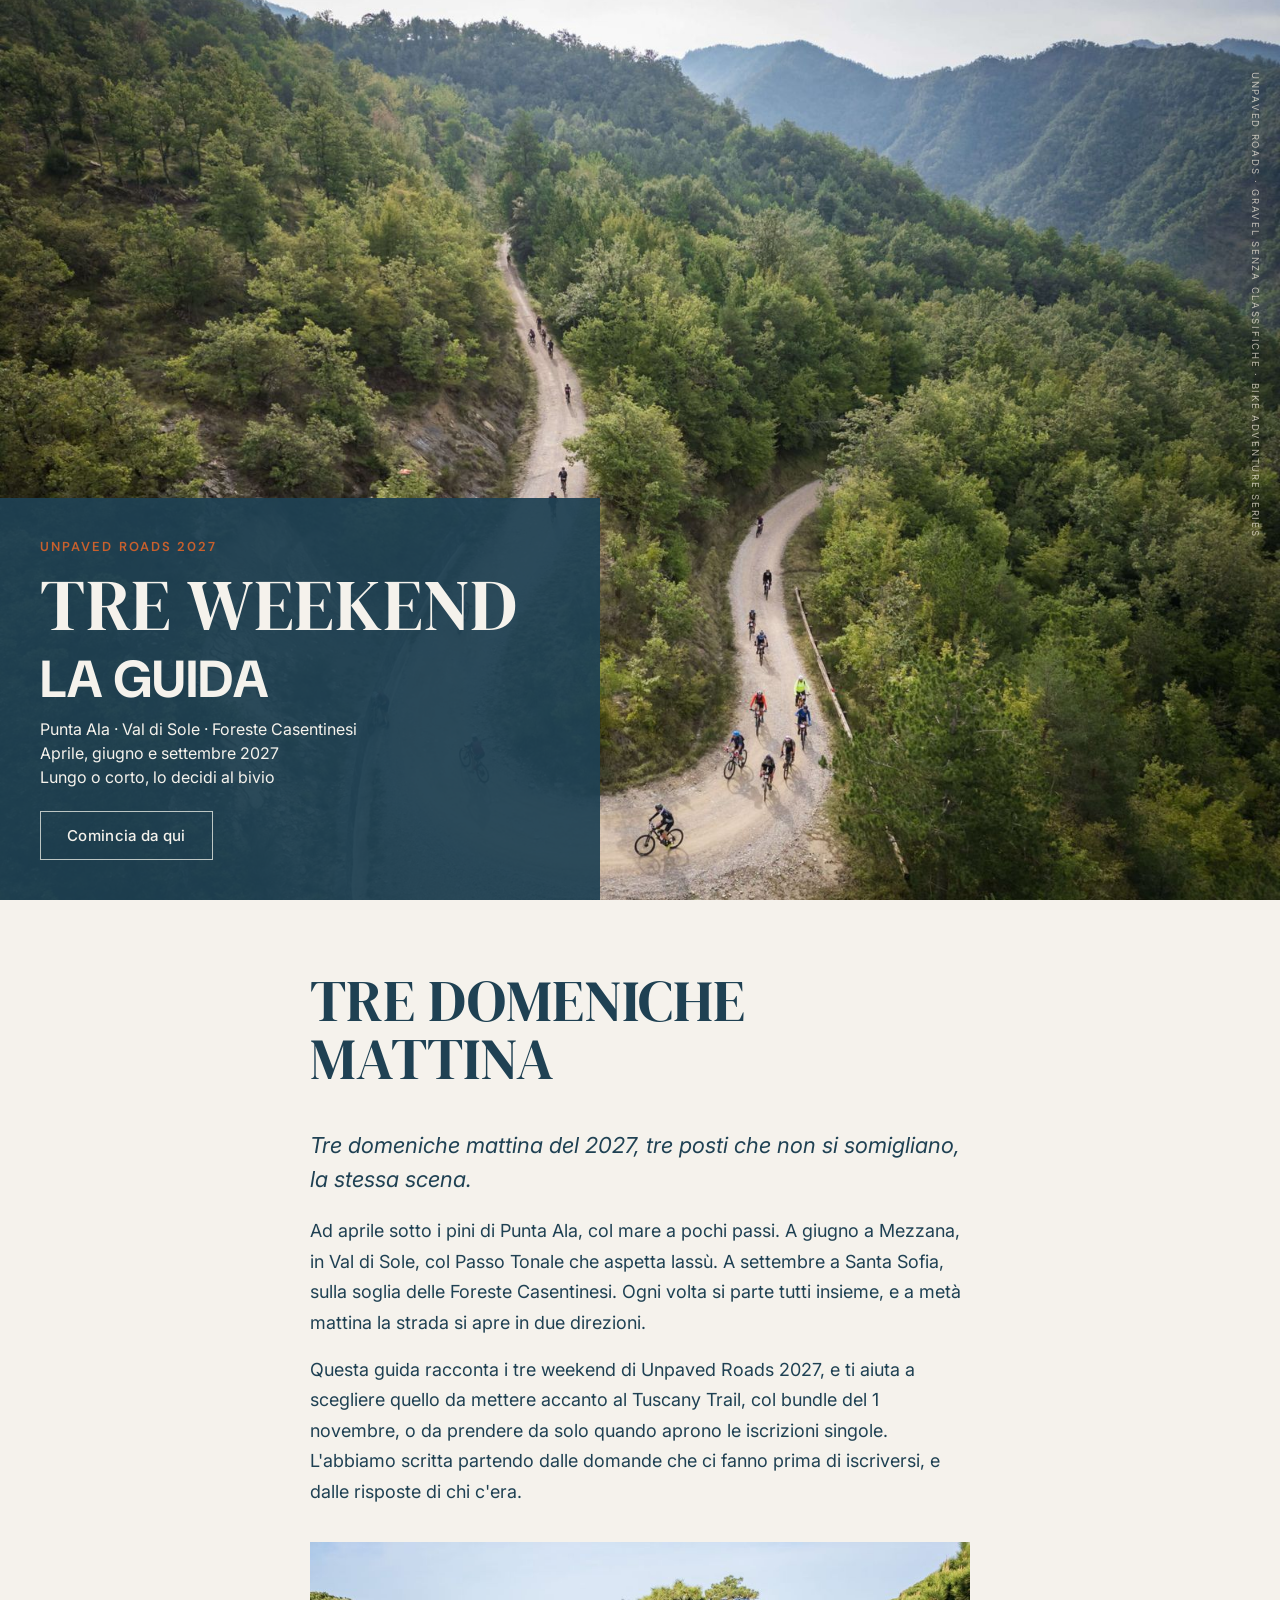
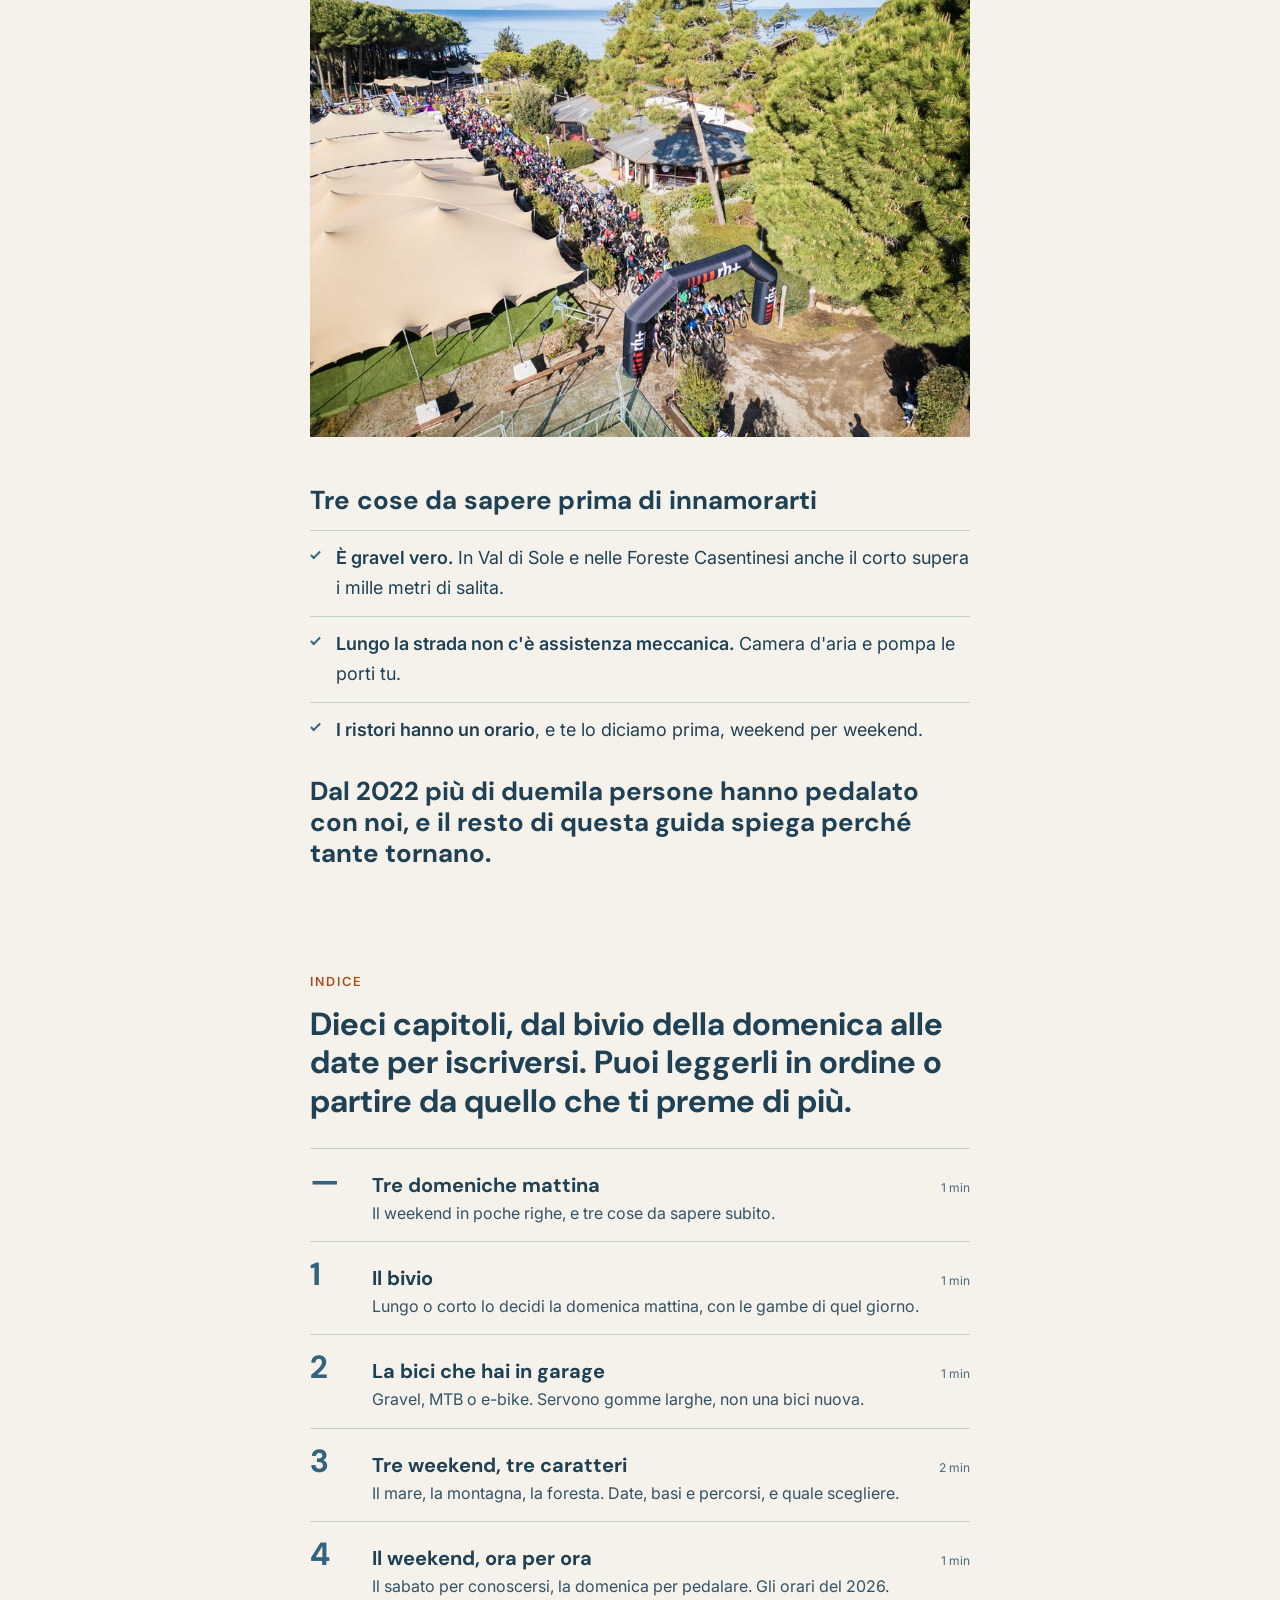
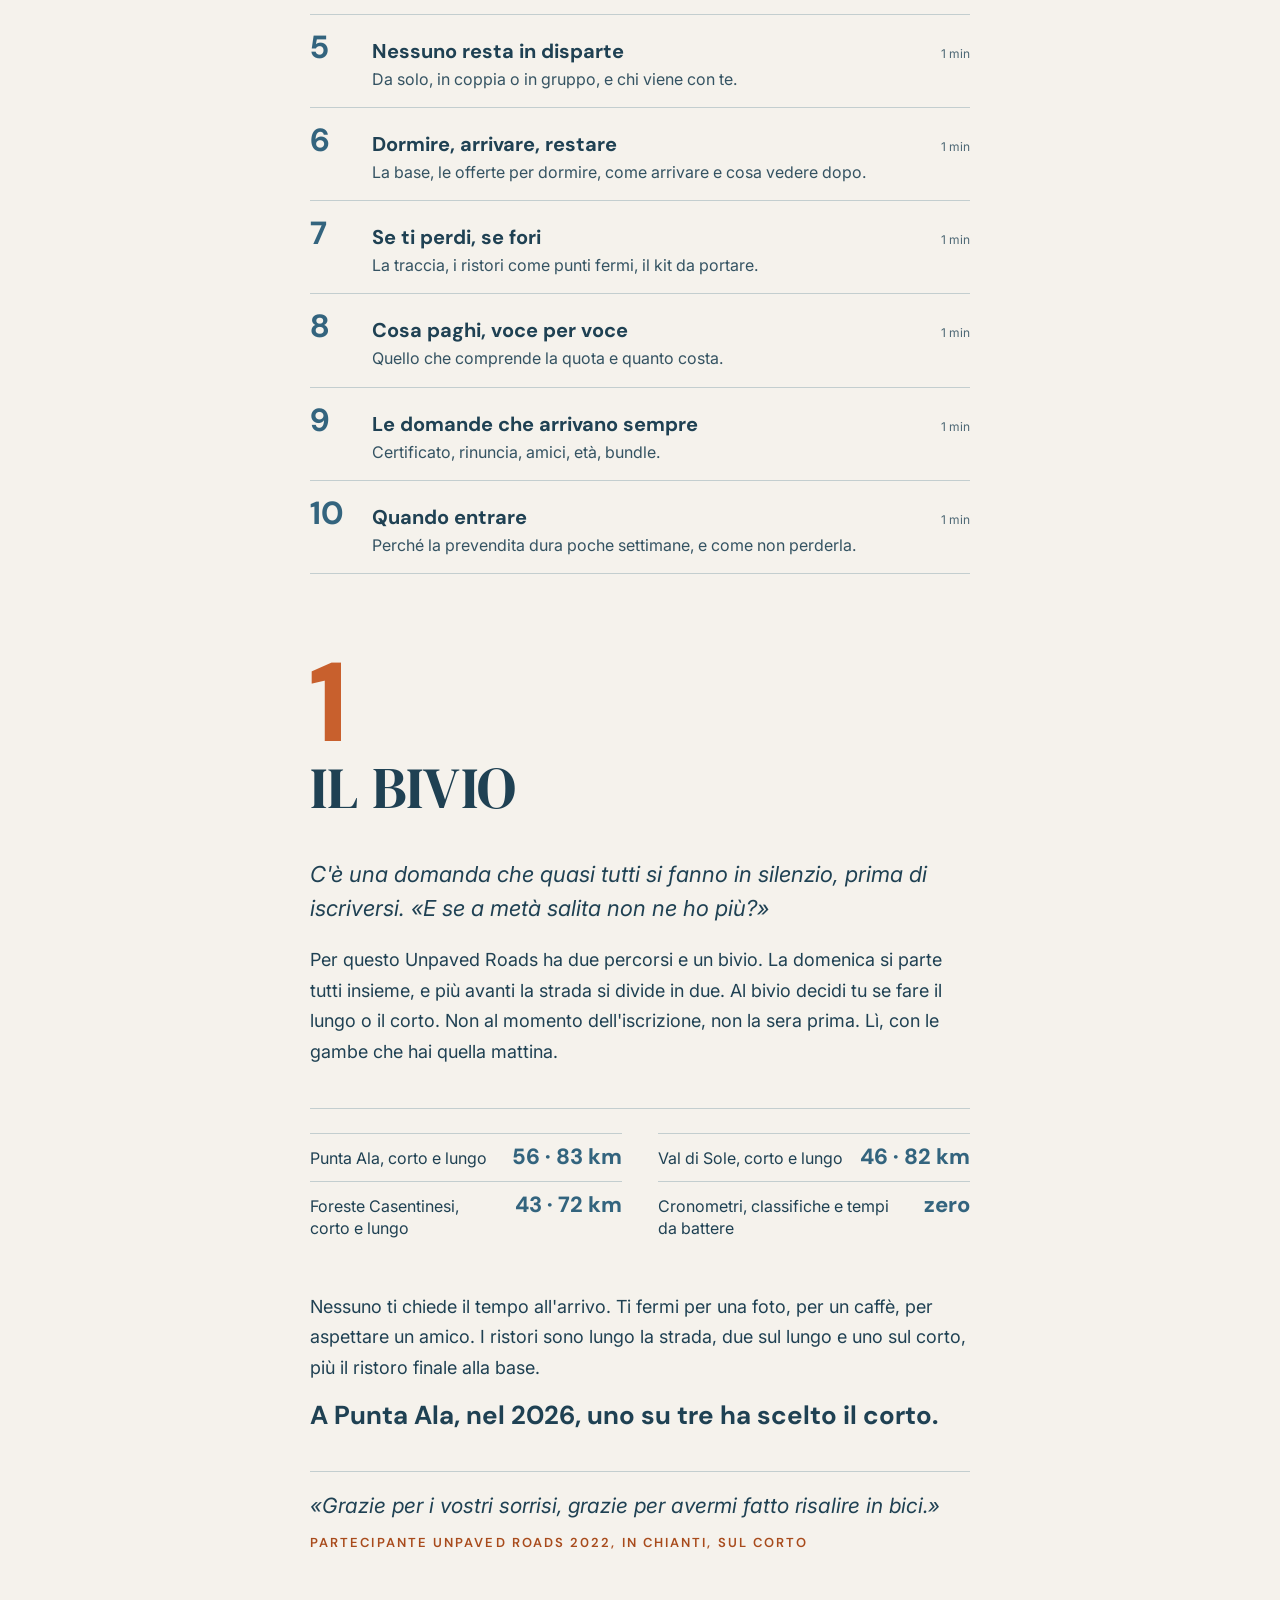
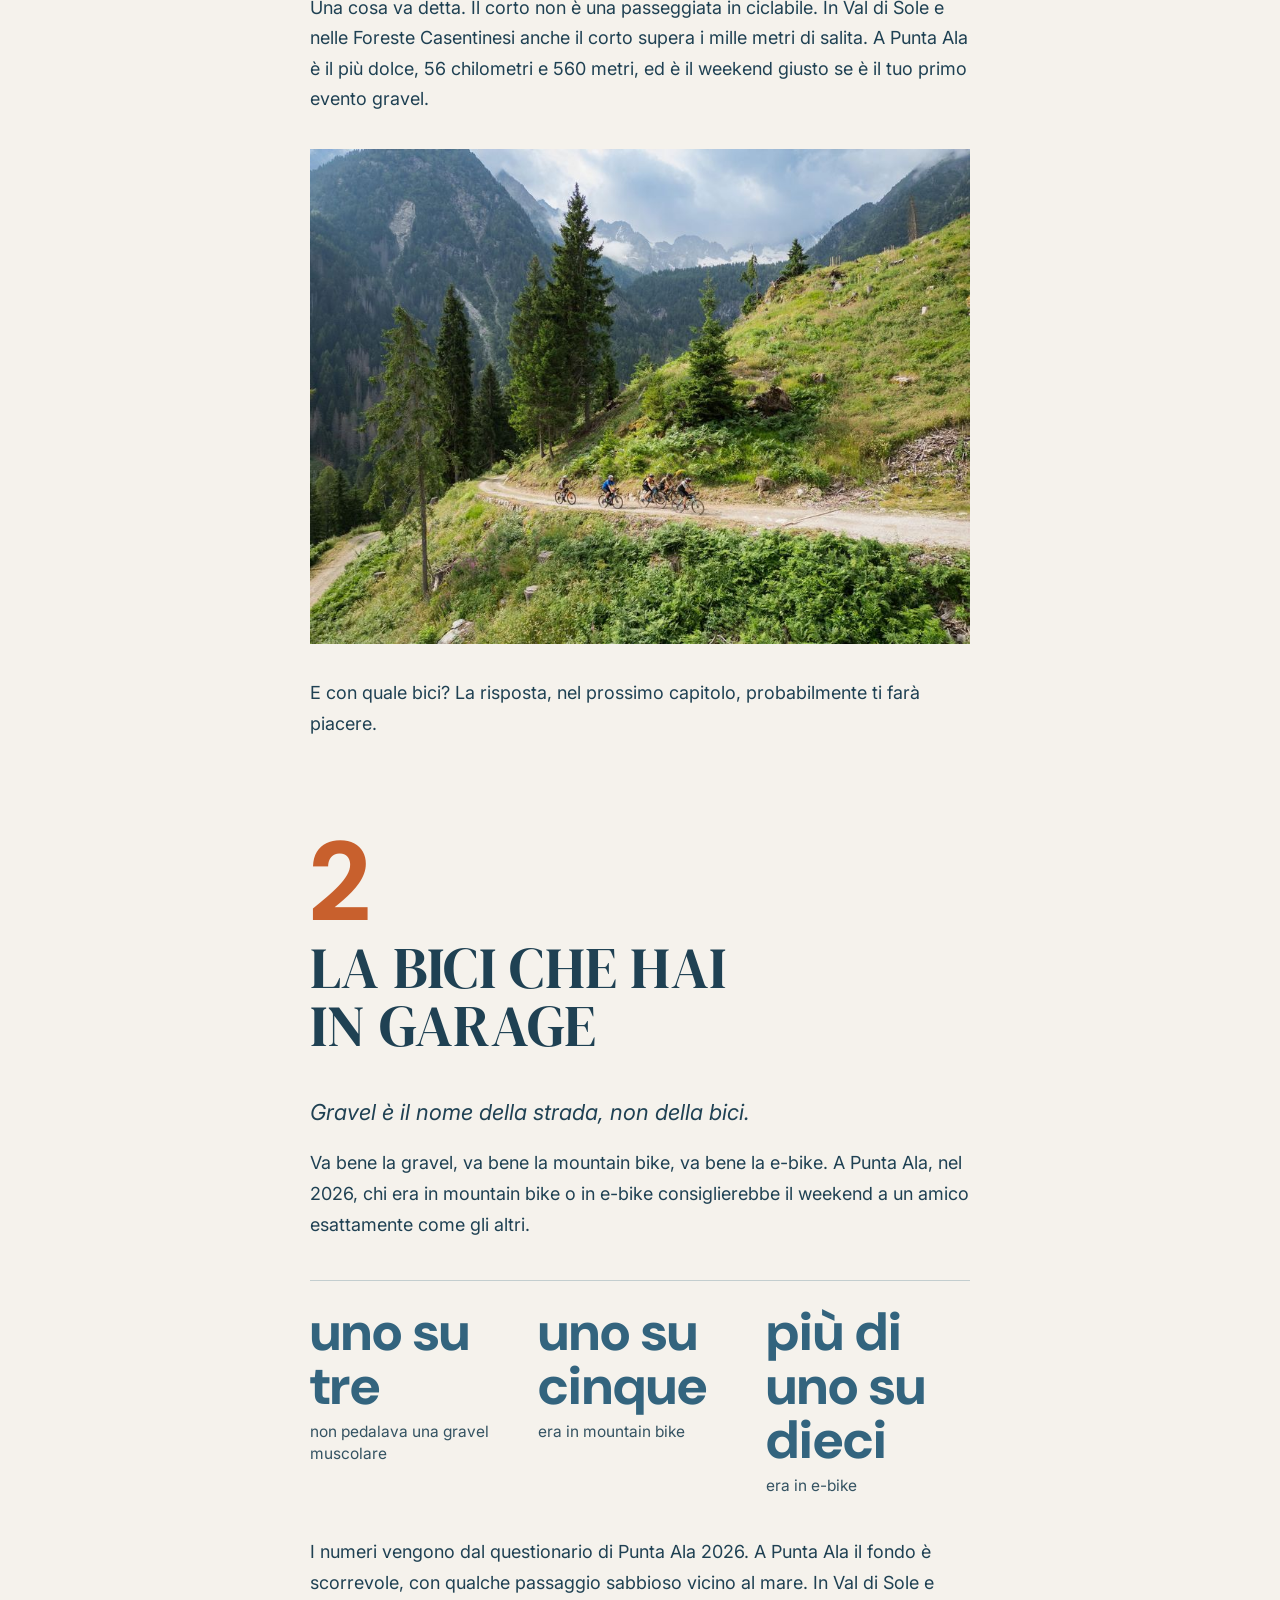
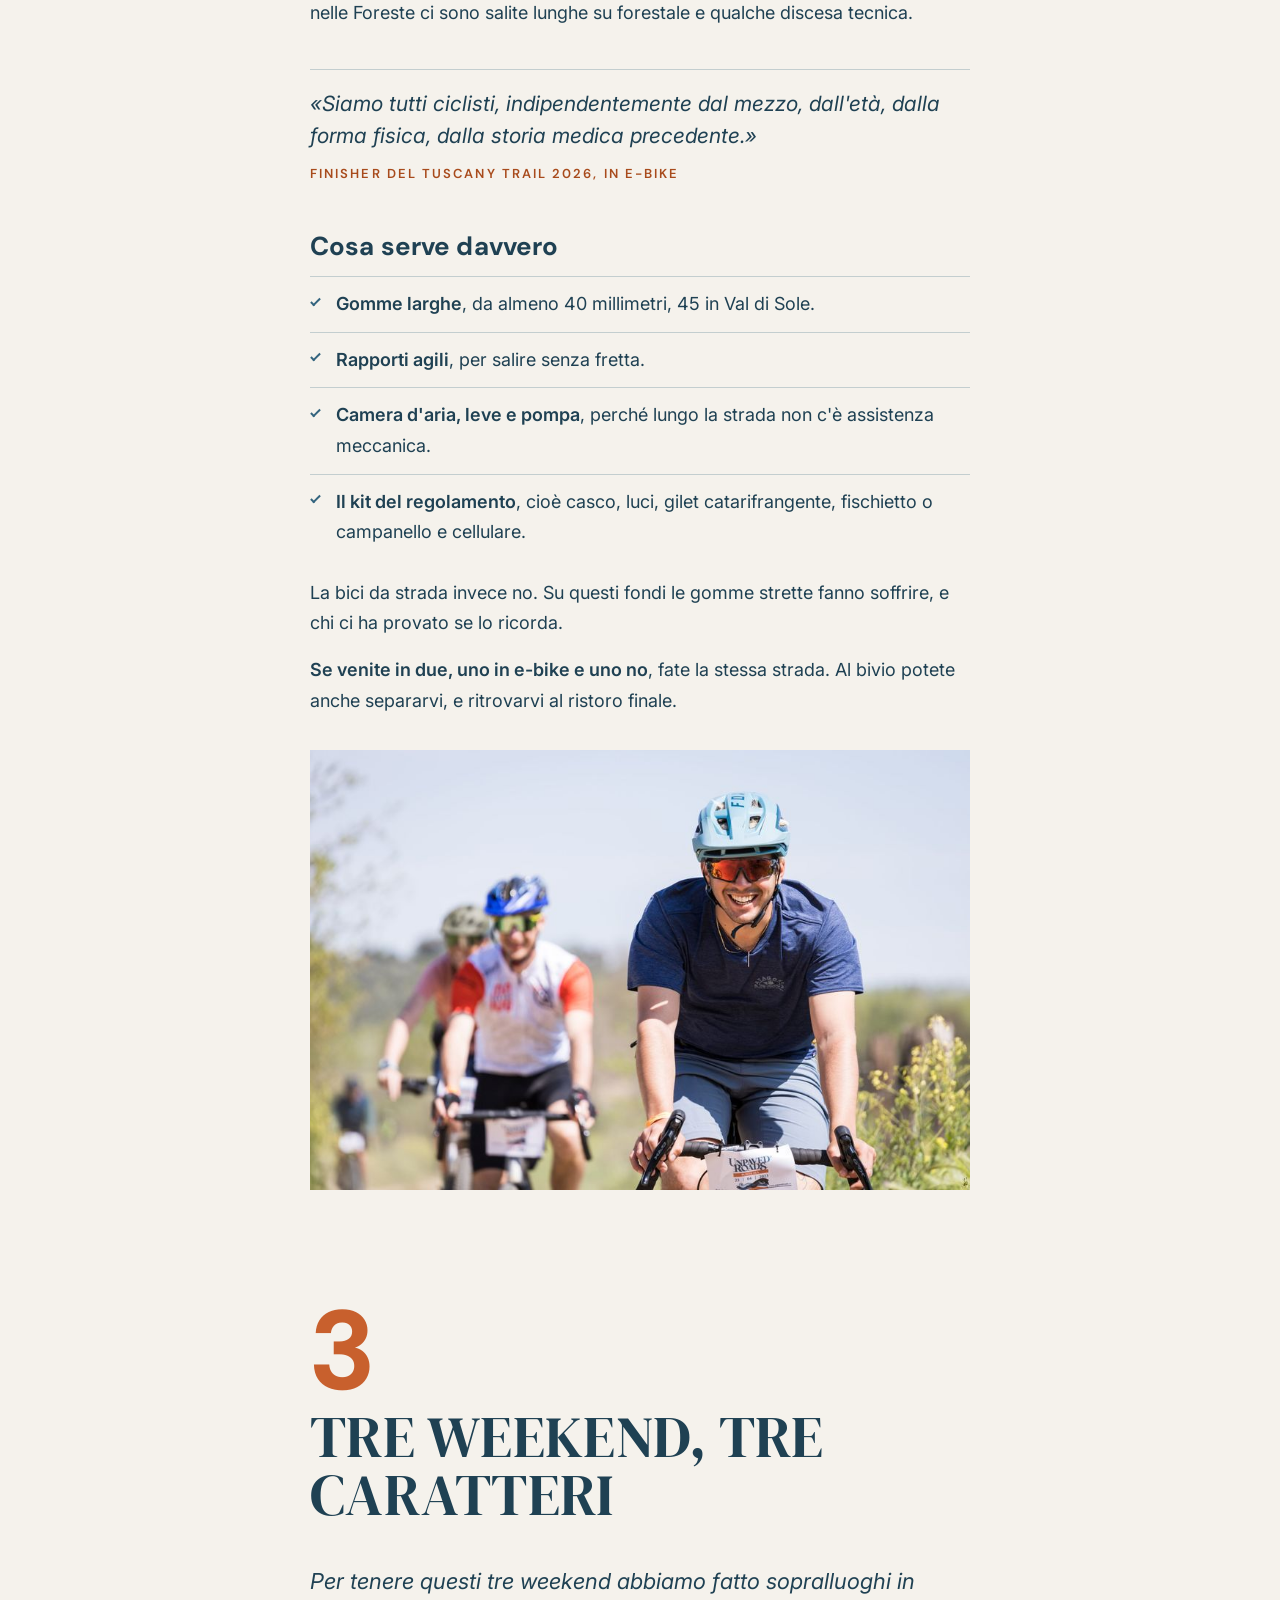
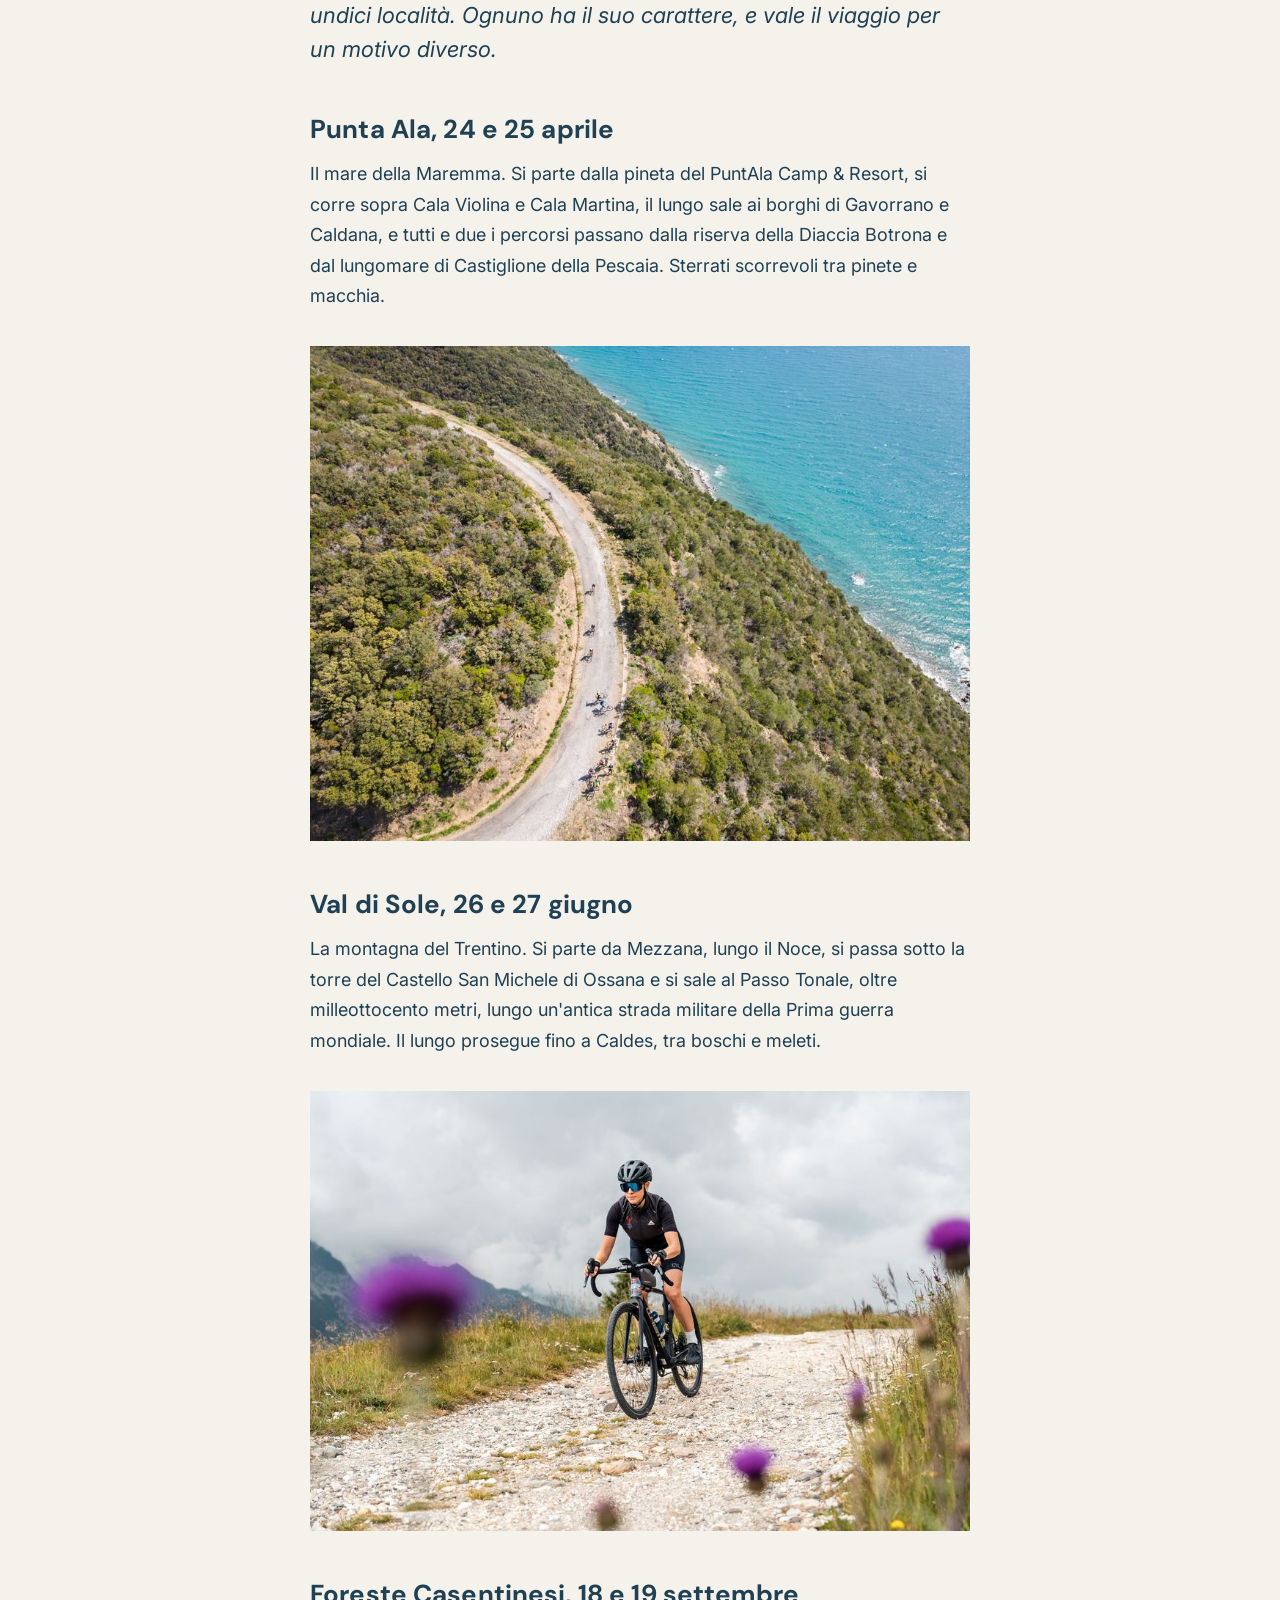
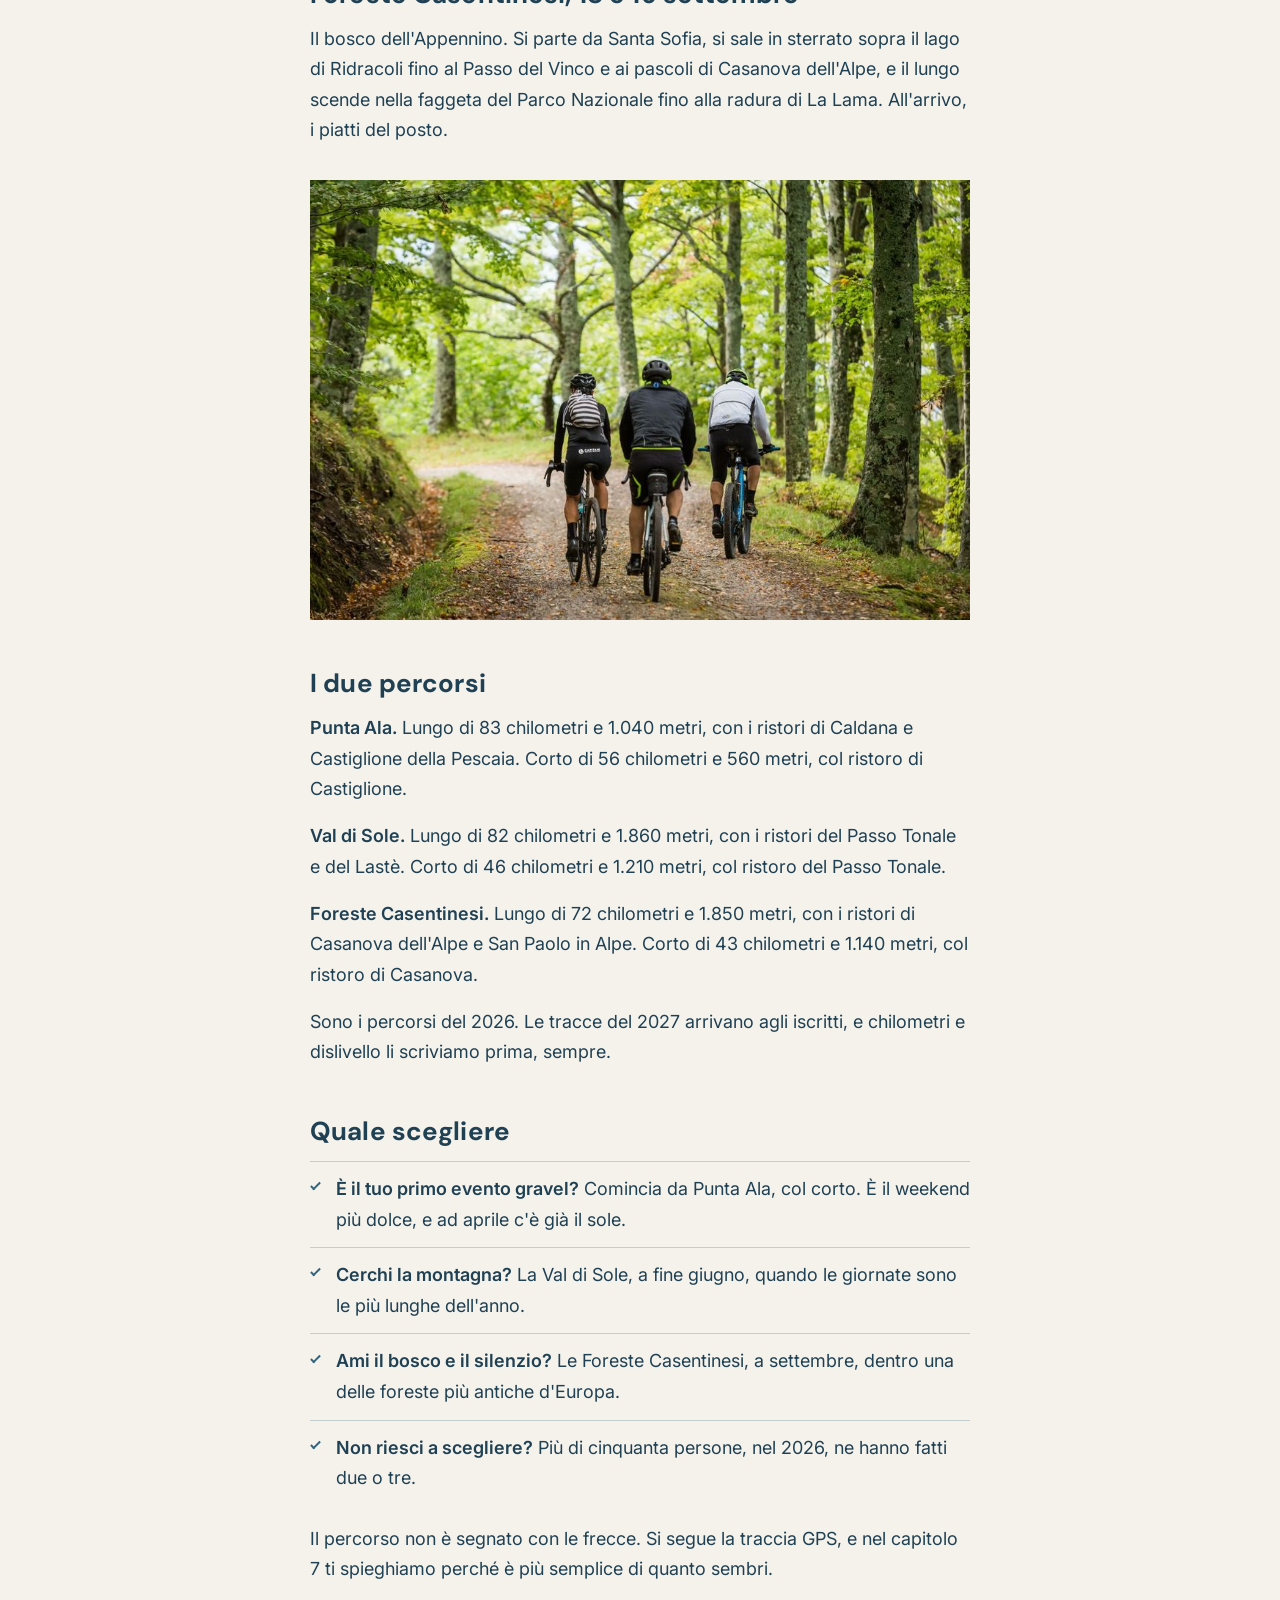
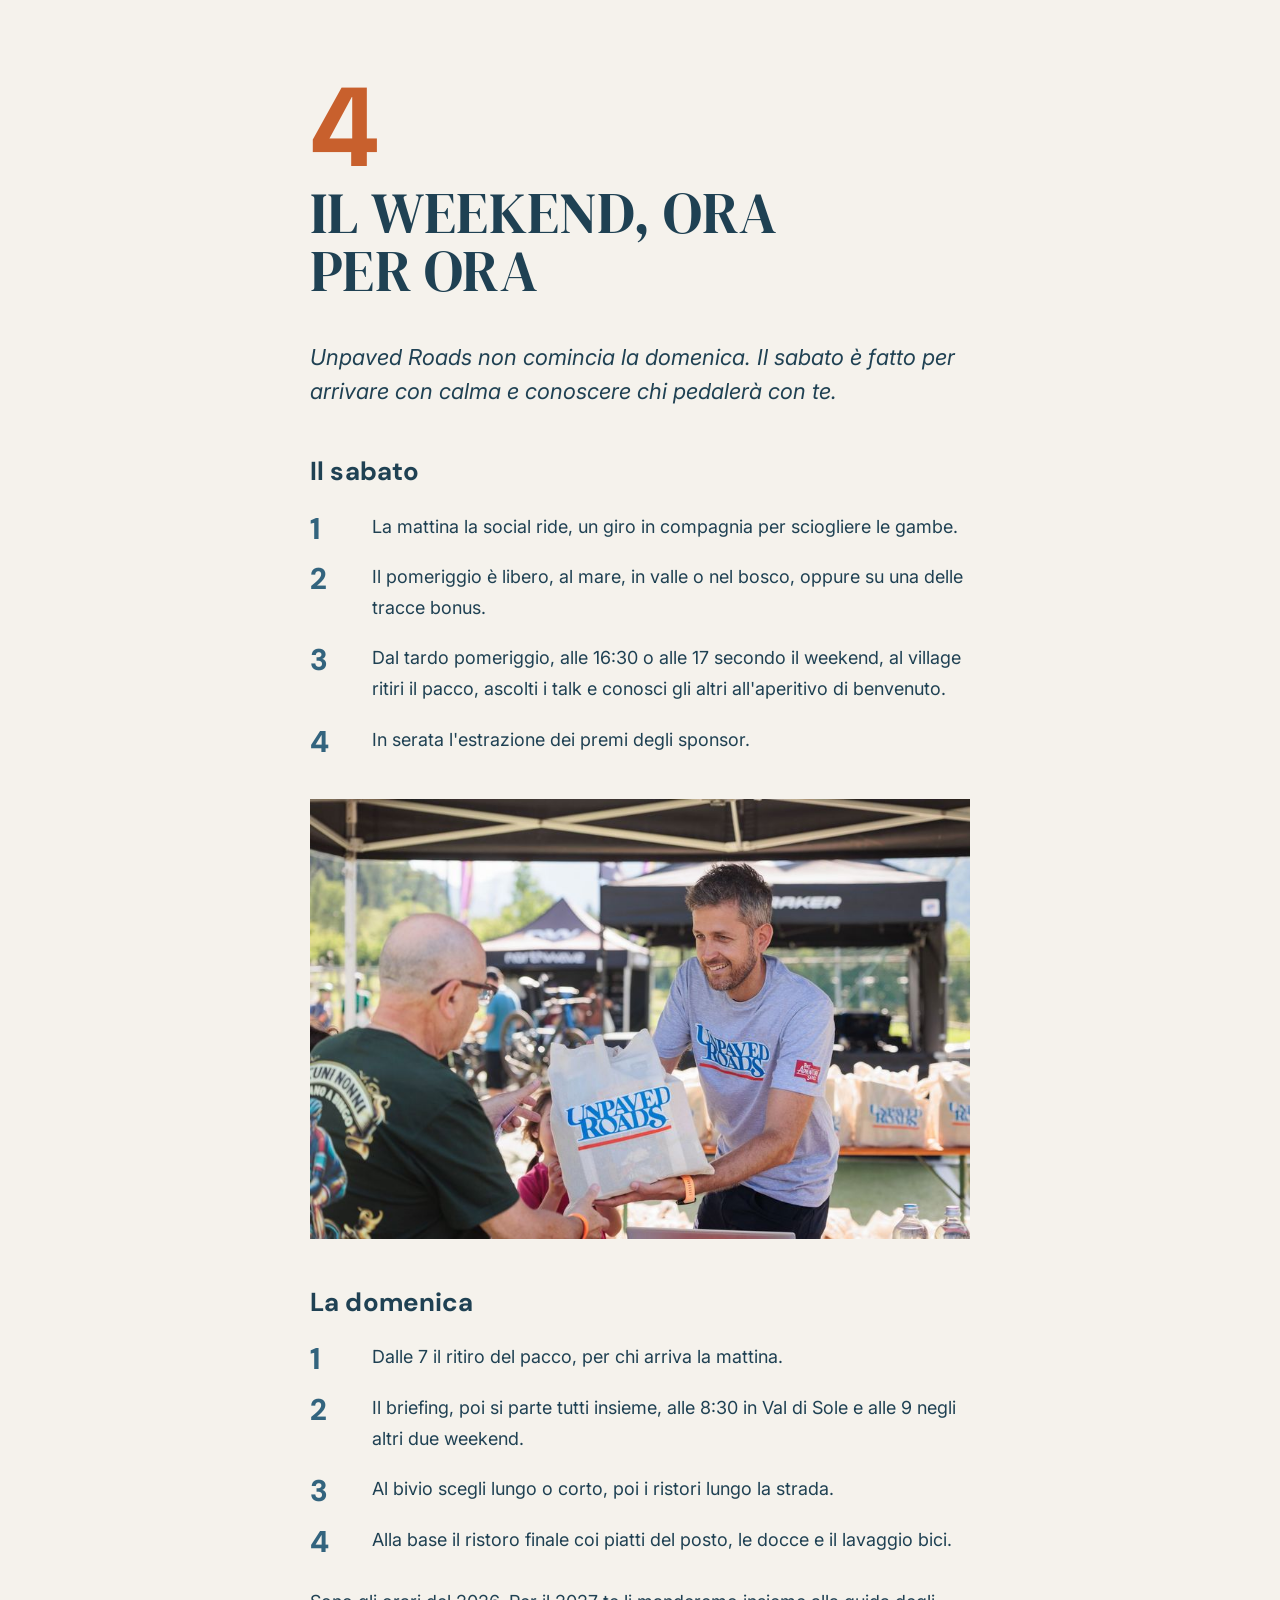
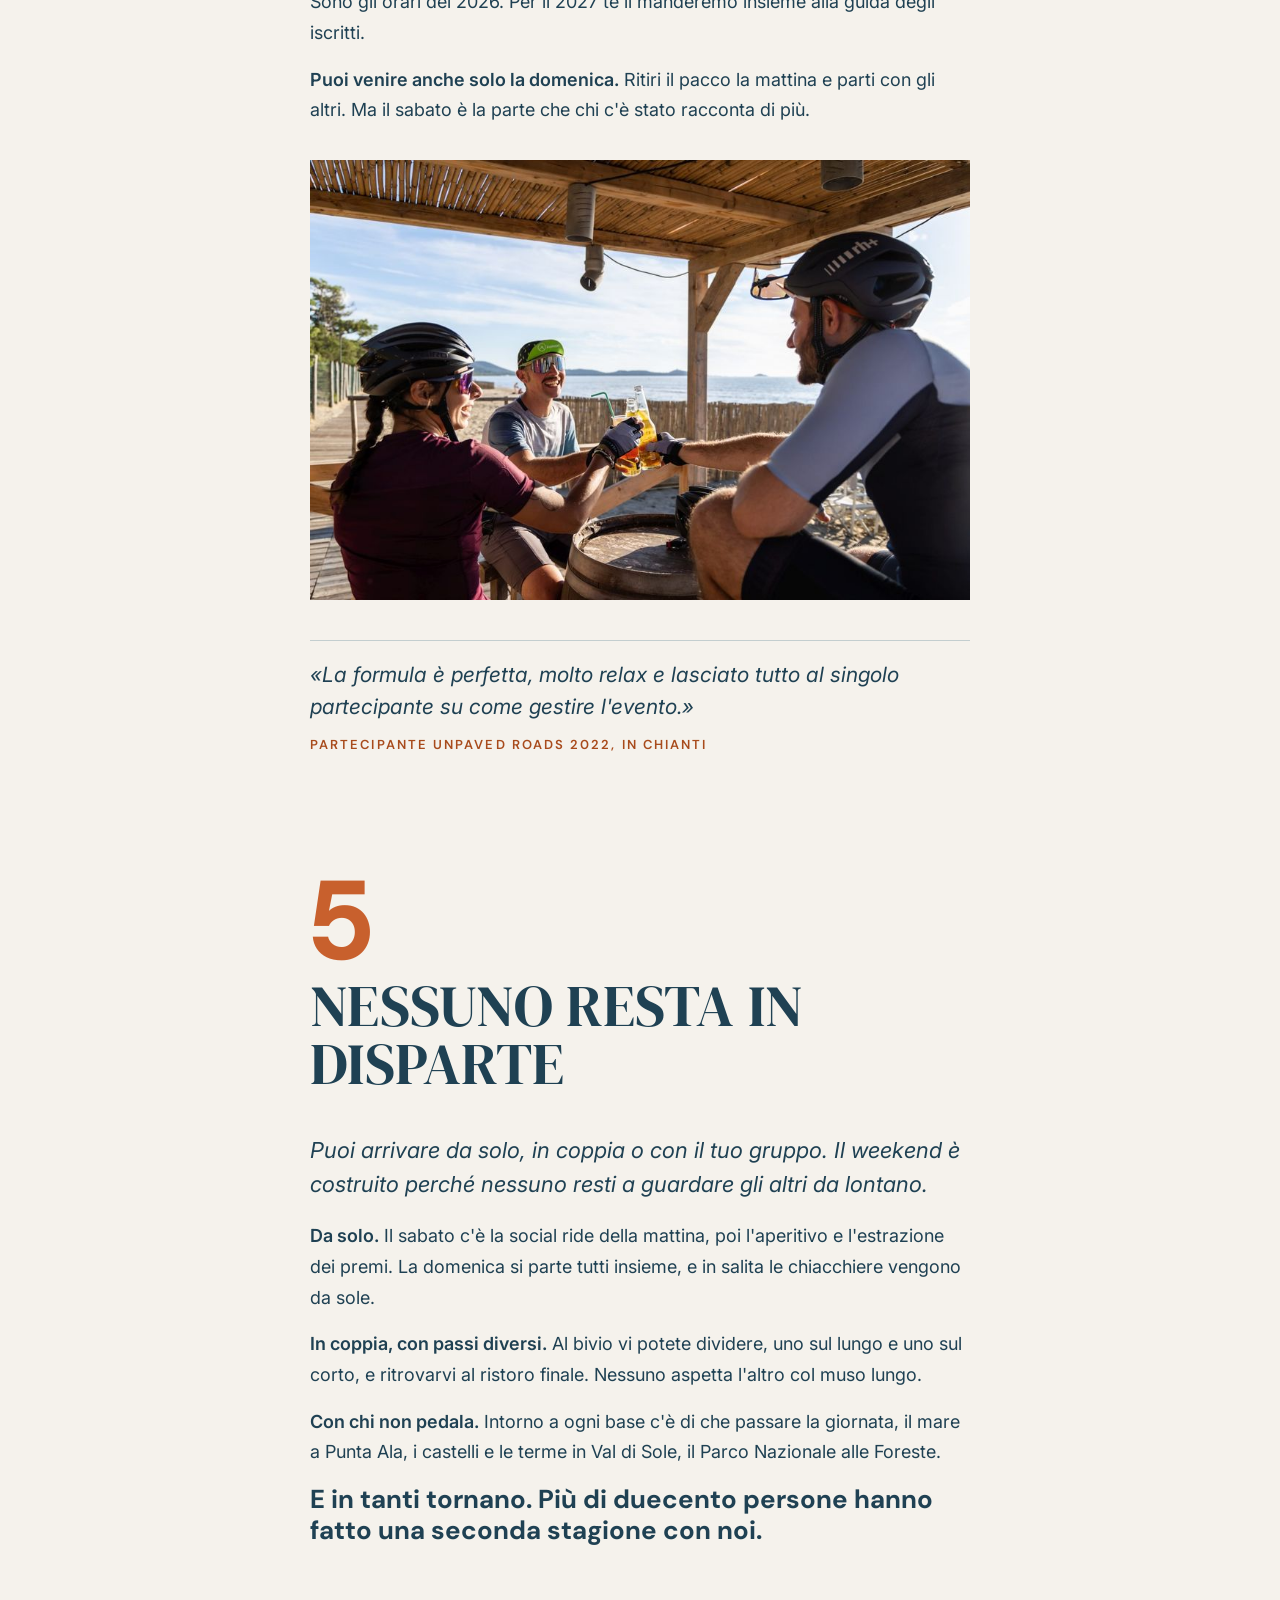
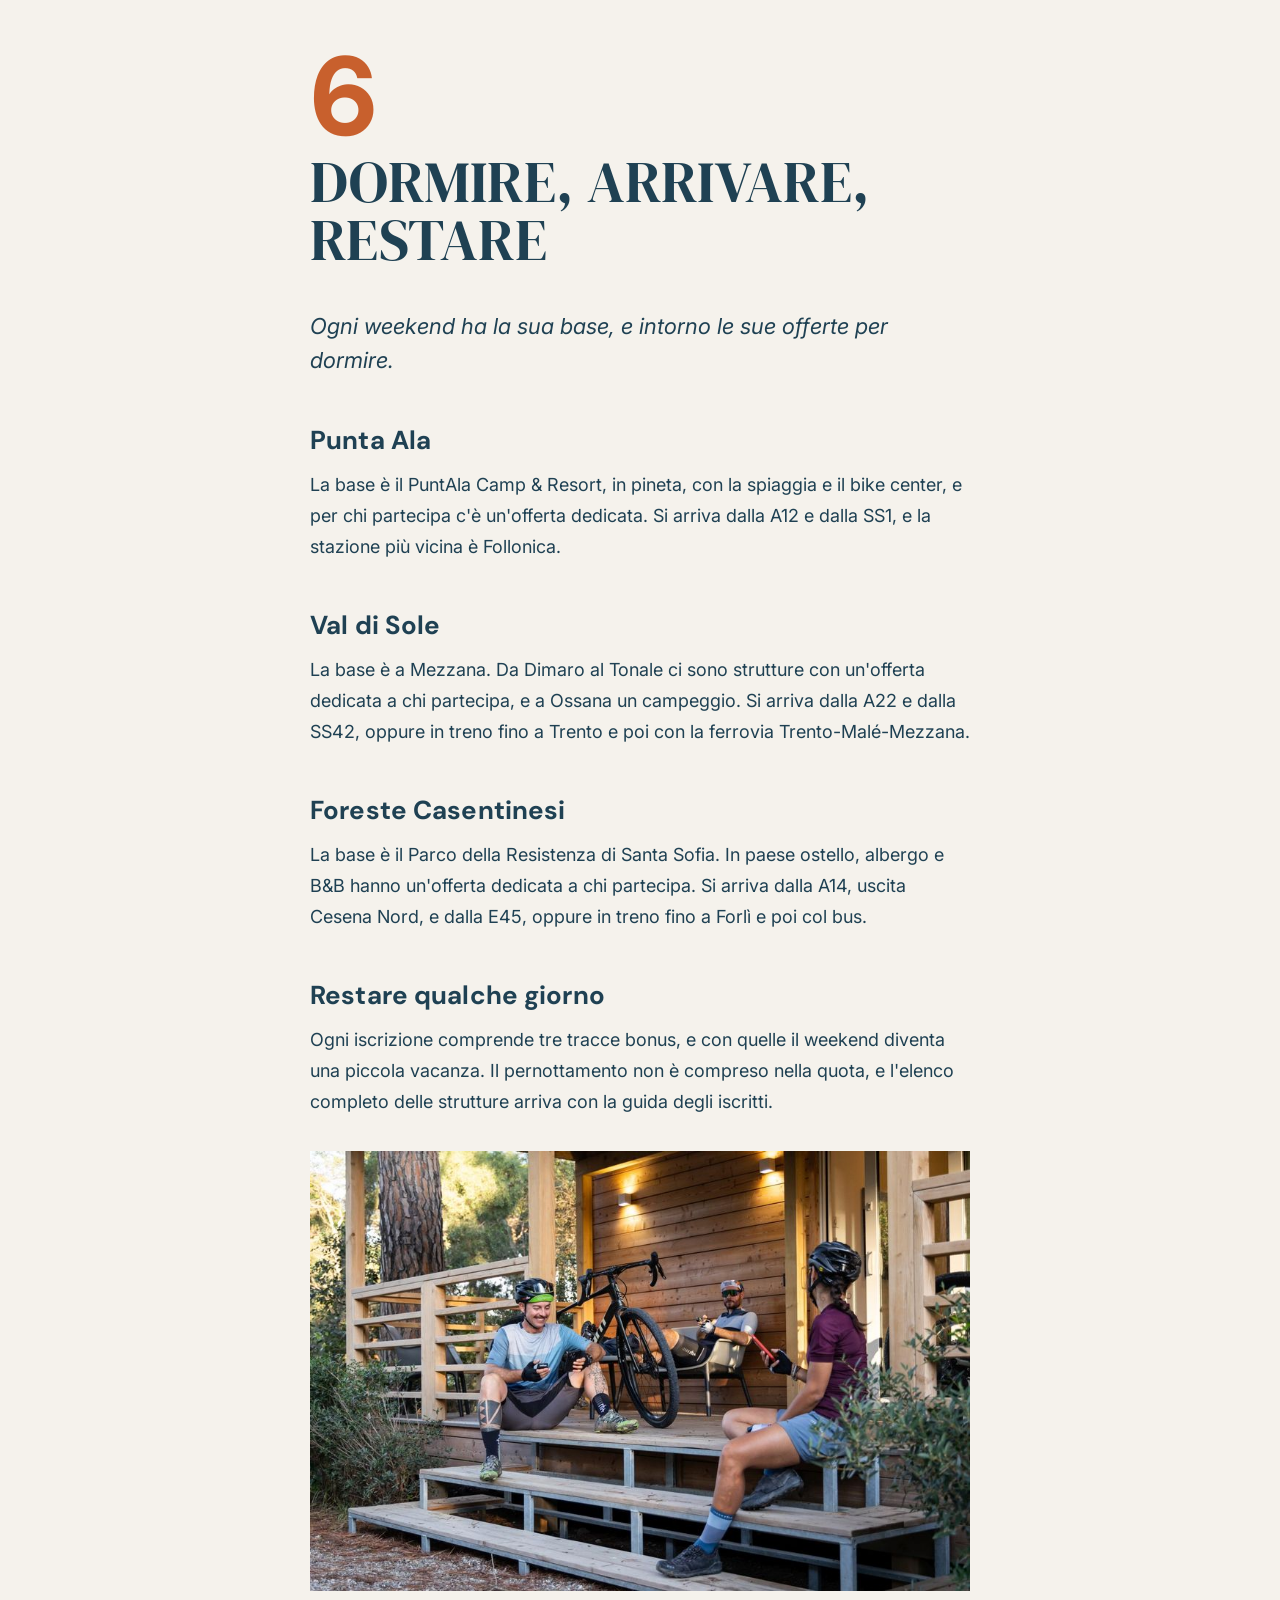
<file: guides/guida/index.html>
<!doctype html>
<html lang="it">
<head>
<meta charset="utf-8">
<meta name="viewport" content="width=device-width, initial-scale=1">
<title>La guida dei tre weekend · Unpaved Roads 2027</title>
<meta name="description" content="La guida di Unpaved Roads 2027, i tre weekend gravel di Punta Ala, Val di Sole e Foreste Casentinesi. Com'è il weekend, quale percorso e quale weekend fanno per te, che bici serve, cosa comprende la quota e come entrare col bundle del Tuscany Trail.">
<meta name="robots" content="noindex">
<meta property="og:title" content="Unpaved Roads 2027 · La guida dei tre weekend">
<meta property="og:description" content="La guida di Unpaved Roads 2027, i tre weekend gravel di Punta Ala, Val di Sole e Foreste Casentinesi. Com'è il weekend, quale percorso e quale weekend fanno per te, che bici serve, cosa comprende la quota e come entrare col bundle del Tuscany Trail.">
<meta property="og:locale" content="it_IT">
<meta property="og:site_name" content="Unpaved Roads">
<meta property="og:type" content="website">
<meta name="twitter:card" content="summary_large_image">
<meta name="theme-color" content="#1f4153">
<link rel="preconnect" href="https://fonts.googleapis.com">
<link rel="preconnect" href="https://fonts.gstatic.com" crossorigin>
<link rel="stylesheet" href="https://fonts.googleapis.com/css2?family=DM+Sans:wght@500;600;700;800&family=DM+Serif+Display&family=Inter:ital,wght@0,400;0,500;0,700;1,400&display=swap">
<link rel="stylesheet" href="../tema/tokens.css?v=1">
<link rel="stylesheet" href="../tema/guide.css?v=1">
<link rel="stylesheet" href="../chrome.css?v=1">
</head>
<body>

<!-- ============ barra in alto (compare dopo la copertina) ============ -->
<header class="barra-top" id="barra">
  <a class="marchio" href="#inizio">Unpaved Roads <span>· La guida dei tre weekend</span></a>
  <div class="azioni">
    <button class="btn-ico" type="button" data-apri-cerca aria-label="Cerca nella guida"><svg viewBox="0 0 24 24" fill="none" stroke="currentColor" stroke-width="2" stroke-linecap="round"><circle cx="11" cy="11" r="7"/><path d="m20 20-3.5-3.5"/></svg><span class="etic">Cerca</span></button>
    <button class="btn-ico" type="button" data-apri-indice aria-label="Apri l'indice"><svg viewBox="0 0 24 24" fill="none" stroke="currentColor" stroke-width="2" stroke-linecap="round"><path d="M9 6h11M9 12h11M9 18h11"/><circle cx="4.5" cy="6" r="1" fill="currentColor"/><circle cx="4.5" cy="12" r="1" fill="currentColor"/><circle cx="4.5" cy="18" r="1" fill="currentColor"/></svg><span class="etic">Indice</span></button>
  </div>
  <div class="progresso" id="progresso"></div>
</header>

<!-- ============ copertina ============ -->
<section class="copertina guida" id="inizio">
  <img width="1600" height="1200" src="../foto/fc-copertina.jpg" srcset="../foto/fc-copertina-800.jpg 900w, ../foto/fc-copertina.jpg 1600w" sizes="100vw" alt="Una strada bianca che si divide in due nel bosco delle Foreste Casentinesi, con i ciclisti in fila, vista dall'alto" fetchpriority="high">
  <p class="spaziato">Unpaved Roads · Gravel senza classifiche · Bike Adventure Series</p>
  <div class="copertina-in">
    <p class="occhiello">Unpaved Roads 2027</p>
    <h1>Tre weekend</h1>
    <p class="laguida">La guida</p>
    <p class="dati">Punta Ala · Val di Sole · Foreste Casentinesi<br>Aprile, giugno e settembre 2027<br>Lungo o corto, lo decidi al bivio</p>
    <div class="bottoni">
      <a class="btn btn-bianco" href="#domenica-mattina">Comincia da qui</a>
    </div>
  </div>
</section>

<nav class="binario" id="binario" aria-label="Capitoli"><p class="bt">Capitoli</p><ol></ol></nav>

<main class="guida" id="guida">
<div class="colonna">

<!-- ============ prologo ============ -->
<section class="cap" id="domenica-mattina" data-n="" data-titolo="Tre domeniche mattina" data-sommario="Il weekend in poche righe, e tre cose da sapere subito.">
  <header class="cap-testa"><h2>Tre domeniche mattina</h2></header>

  <p class="apertura">Tre domeniche mattina del 2027, tre posti che non si somigliano, la stessa scena.</p>
  <p>Ad aprile sotto i pini di Punta Ala, col mare a pochi passi. A giugno a Mezzana, in Val di Sole, col Passo Tonale che aspetta lassù. A settembre a Santa Sofia, sulla soglia delle Foreste Casentinesi. Ogni volta si parte tutti insieme, e a metà mattina la strada si apre in due direzioni.</p>
  <p>Questa guida racconta i tre weekend di Unpaved Roads 2027, e ti aiuta a scegliere quello da mettere accanto al Tuscany Trail, col bundle del 1 novembre, o da prendere da solo quando aprono le iscrizioni singole. L'abbiamo scritta partendo dalle domande che ci fanno prima di iscriversi, e dalle risposte di chi c'era.</p>
  <figure class="foto dentro-testo"><img width="1600" height="1200" loading="lazy" src="../foto/pa-partenza.jpg" srcset="../foto/pa-partenza-800.jpg 900w, ../foto/pa-partenza.jpg 1600w" sizes="(max-width:640px) 100vw, 700px" alt="L'arco di partenza di Unpaved Roads nella pineta di Punta Ala, con la folla di ciclisti pronti a partire, visto dall'alto"></figure>

  <h3>Tre cose da sapere prima di innamorarti</h3>
  <ul class="dentro">
    <li><b>È gravel vero.</b> In Val di Sole e nelle Foreste Casentinesi anche il corto supera i mille metri di salita.</li>
    <li><b>Lungo la strada non c'è assistenza meccanica.</b> Camera d'aria e pompa le porti tu.</li>
    <li><b>I ristori hanno un orario</b>, e te lo diciamo prima, weekend per weekend.</li>
  </ul>
  <p class="forte">Dal 2022 più di duemila persone hanno pedalato con noi, e il resto di questa guida spiega perché tante tornano.</p>
</section>

<!-- ============ indice ============ -->
<section class="indice" id="indice" aria-labelledby="indice-tit">
  <h2 id="indice-tit">Indice</h2>
  <p class="sottotitolo">Dieci capitoli, dal bivio della domenica alle date per iscriversi. Puoi leggerli in ordine o partire da quello che ti preme di più.</p>
  <ol class="voci-indice" id="voci-indice"></ol>
</section>

<!-- ============ 1 ============ -->
<section class="cap" id="il-bivio" data-n="1" data-titolo="Il bivio" data-sommario="Lungo o corto lo decidi la domenica mattina, con le gambe di quel giorno.">
  <header class="cap-testa"><span class="cap-num">1</span><h2>Il bivio</h2></header>

  <p class="apertura">C'è una domanda che quasi tutti si fanno in silenzio, prima di iscriversi. «E se a metà salita non ne ho più?»</p>
  <p>Per questo Unpaved Roads ha due percorsi e un bivio. La domenica si parte tutti insieme, e più avanti la strada si divide in due. Al bivio decidi tu se fare il lungo o il corto. Non al momento dell'iscrizione, non la sera prima. Lì, con le gambe che hai quella mattina.</p>
  <div class="box">
    <div class="numeri">
      <div class="num"><span>Punta Ala, corto e lungo</span><b>56 · 83 km</b></div>
      <div class="num"><span>Val di Sole, corto e lungo</span><b>46 · 82 km</b></div>
      <div class="num"><span>Foreste Casentinesi, corto e lungo</span><b>43 · 72 km</b></div>
      <div class="num"><span>Cronometri, classifiche e tempi da battere</span><b>zero</b></div>
    </div>
  </div>
  <p>Nessuno ti chiede il tempo all'arrivo. Ti fermi per una foto, per un caffè, per aspettare un amico. I ristori sono lungo la strada, due sul lungo e uno sul corto, più il ristoro finale alla base.</p>
  <p class="forte">A Punta Ala, nel 2026, uno su tre ha scelto il corto.</p>
  <blockquote class="voce"><p>«Grazie per i vostri sorrisi, grazie per avermi fatto risalire in bici.»</p><cite>Partecipante Unpaved Roads 2022, in Chianti, sul corto</cite></blockquote>
  <p>Una cosa va detta. Il corto non è una passeggiata in ciclabile. In Val di Sole e nelle Foreste Casentinesi anche il corto supera i mille metri di salita. A Punta Ala è il più dolce, 56 chilometri e 560 metri, ed è il weekend giusto se è il tuo primo evento gravel.</p>
  <figure class="foto dentro-testo"><img width="1600" height="1200" loading="lazy" src="../foto/vds-bivio.jpg" srcset="../foto/vds-bivio-800.jpg 900w, ../foto/vds-bivio.jpg 1600w" sizes="(max-width:640px) 100vw, 700px" alt="Una strada bianca a mezza costa sotto le cime della Val di Sole, con un gruppo di ciclisti che sale tra prati e abeti"></figure>
  <p>E con quale bici? La risposta, nel prossimo capitolo, probabilmente ti farà piacere.</p>
</section>

<!-- ============ 2 ============ -->
<section class="cap" id="la-bici" data-n="2" data-titolo="La bici che hai in garage" data-sommario="Gravel, MTB o e-bike. Servono gomme larghe, non una bici nuova.">
  <header class="cap-testa"><span class="cap-num">2</span><h2>La bici che hai in garage</h2></header>

  <p class="apertura">Gravel è il nome della strada, non della bici.</p>
  <p>Va bene la gravel, va bene la mountain bike, va bene la e-bike. A Punta Ala, nel 2026, chi era in mountain bike o in e-bike consiglierebbe il weekend a un amico esattamente come gli altri.</p>
  <div class="box">
    <div class="grandi">
      <div class="grande"><strong>uno su tre</strong><span>non pedalava una gravel muscolare</span></div>
      <div class="grande"><strong>uno su cinque</strong><span>era in mountain bike</span></div>
      <div class="grande"><strong>più di uno su dieci</strong><span>era in e-bike</span></div>
    </div>
  </div>
  <p>I numeri vengono dal questionario di Punta Ala 2026. A Punta Ala il fondo è scorrevole, con qualche passaggio sabbioso vicino al mare. In Val di Sole e nelle Foreste ci sono salite lunghe su forestale e qualche discesa tecnica.</p>
  <blockquote class="voce"><p>«Siamo tutti ciclisti, indipendentemente dal mezzo, dall'età, dalla forma fisica, dalla storia medica precedente.»</p><cite>Finisher del Tuscany Trail 2026, in e-bike</cite></blockquote>

  <h3>Cosa serve davvero</h3>
  <ul class="dentro">
    <li><b>Gomme larghe</b>, da almeno 40 millimetri, 45 in Val di Sole.</li>
    <li><b>Rapporti agili</b>, per salire senza fretta.</li>
    <li><b>Camera d'aria, leve e pompa</b>, perché lungo la strada non c'è assistenza meccanica.</li>
    <li><b>Il kit del regolamento</b>, cioè casco, luci, gilet catarifrangente, fischietto o campanello e cellulare.</li>
  </ul>
  <p>La bici da strada invece no. Su questi fondi le gomme strette fanno soffrire, e chi ci ha provato se lo ricorda.</p>
  <p><b>Se venite in due, uno in e-bike e uno no</b>, fate la stessa strada. Al bivio potete anche separarvi, e ritrovarvi al ristoro finale.</p>
  <figure class="foto dentro-testo"><img width="1600" height="1067" loading="lazy" src="../foto/pa-bici.jpg" srcset="../foto/pa-bici-800.jpg 900w, ../foto/pa-bici.jpg 1600w" sizes="(max-width:640px) 100vw, 700px" alt="Un gruppo di ciclisti sorridenti in sella durante Unpaved Roads Punta Ala"></figure>
</section>

<!-- ============ 3 ============ -->
<section class="cap" id="tre-weekend" data-n="3" data-titolo="Tre weekend, tre caratteri" data-sommario="Il mare, la montagna, la foresta. Date, basi e percorsi, e quale scegliere.">
  <header class="cap-testa"><span class="cap-num">3</span><h2>Tre weekend, tre caratteri</h2></header>

  <p class="apertura">Per tenere questi tre weekend abbiamo fatto sopralluoghi in undici località. Ognuno ha il suo carattere, e vale il viaggio per un motivo diverso.</p>

  <h3>Punta Ala, 24 e 25 aprile</h3>
  <p>Il mare della Maremma. Si parte dalla pineta del PuntAla Camp &amp; Resort, si corre sopra Cala Violina e Cala Martina, il lungo sale ai borghi di Gavorrano e Caldana, e tutti e due i percorsi passano dalla riserva della Diaccia Botrona e dal lungomare di Castiglione della Pescaia. Sterrati scorrevoli tra pinete e macchia.</p>
  <figure class="foto dentro-testo"><img width="1600" height="1200" loading="lazy" src="../foto/pa-costa.jpg" srcset="../foto/pa-costa-800.jpg 900w, ../foto/pa-costa.jpg 1600w" sizes="(max-width:640px) 100vw, 700px" alt="Una strada bianca che corre tra la macchia mediterranea e il mare turchese, con alcuni ciclisti, vista dal drone"></figure>

  <h3>Val di Sole, 26 e 27 giugno</h3>
  <p>La montagna del Trentino. Si parte da Mezzana, lungo il Noce, si passa sotto la torre del Castello San Michele di Ossana e si sale al Passo Tonale, oltre milleottocento metri, lungo un'antica strada militare della Prima guerra mondiale. Il lungo prosegue fino a Caldes, tra boschi e meleti.</p>
  <figure class="foto dentro-testo"><img width="1600" height="1067" loading="lazy" src="../foto/vds-tonale.jpg" srcset="../foto/vds-tonale-800.jpg 900w, ../foto/vds-tonale.jpg 1600w" sizes="(max-width:640px) 100vw, 700px" alt="Un ciclista su una strada bianca in quota, tra i cardi fioriti"></figure>

  <h3>Foreste Casentinesi, 18 e 19 settembre</h3>
  <p>Il bosco dell'Appennino. Si parte da Santa Sofia, si sale in sterrato sopra il lago di Ridracoli fino al Passo del Vinco e ai pascoli di Casanova dell'Alpe, e il lungo scende nella faggeta del Parco Nazionale fino alla radura di La Lama. All'arrivo, i piatti del posto.</p>
  <figure class="foto dentro-testo"><img width="1600" height="1067" loading="lazy" src="../foto/fc-faggeta.jpg" srcset="../foto/fc-faggeta-800.jpg 900w, ../foto/fc-faggeta.jpg 1600w" sizes="(max-width:640px) 100vw, 700px" alt="Tre ciclisti visti da dietro su una strada forestale dentro la faggeta"></figure>

  <h3>I due percorsi</h3>

  <p><b>Punta Ala.</b> Lungo di 83 chilometri e 1.040 metri, con i ristori di Caldana e Castiglione della Pescaia. Corto di 56 chilometri e 560 metri, col ristoro di Castiglione.</p>
  <p><b>Val di Sole.</b> Lungo di 82 chilometri e 1.860 metri, con i ristori del Passo Tonale e del Lastè. Corto di 46 chilometri e 1.210 metri, col ristoro del Passo Tonale.</p>
  <p><b>Foreste Casentinesi.</b> Lungo di 72 chilometri e 1.850 metri, con i ristori di Casanova dell'Alpe e San Paolo in Alpe. Corto di 43 chilometri e 1.140 metri, col ristoro di Casanova.</p>
  <p>Sono i percorsi del 2026. Le tracce del 2027 arrivano agli iscritti, e chilometri e dislivello li scriviamo prima, sempre.</p>
  <h3>Quale scegliere</h3>
  <ul class="dentro">
    <li><b>È il tuo primo evento gravel?</b> Comincia da Punta Ala, col corto. È il weekend più dolce, e ad aprile c'è già il sole.</li>
    <li><b>Cerchi la montagna?</b> La Val di Sole, a fine giugno, quando le giornate sono le più lunghe dell'anno.</li>
    <li><b>Ami il bosco e il silenzio?</b> Le Foreste Casentinesi, a settembre, dentro una delle foreste più antiche d'Europa.</li>
    <li><b>Non riesci a scegliere?</b> Più di cinquanta persone, nel 2026, ne hanno fatti due o tre.</li>
  </ul>
  <p>Il percorso non è segnato con le frecce. Si segue la traccia GPS, e nel capitolo 7 ti spieghiamo perché è più semplice di quanto sembri.</p>
</section>

<!-- ============ 4 ============ -->
<section class="cap" id="il-weekend" data-n="4" data-titolo="Il weekend, ora per ora" data-sommario="Il sabato per conoscersi, la domenica per pedalare. Gli orari del 2026.">
  <header class="cap-testa"><span class="cap-num">4</span><h2>Il weekend, ora per ora</h2></header>

  <p class="apertura">Unpaved Roads non comincia la domenica. Il sabato è fatto per arrivare con calma e conoscere chi pedalerà con te.</p>
  <h3>Il sabato</h3>
  <ol class="passi">
    <li>La mattina la social ride, un giro in compagnia per sciogliere le gambe.</li>
    <li>Il pomeriggio è libero, al mare, in valle o nel bosco, oppure su una delle tracce bonus.</li>
    <li>Dal tardo pomeriggio, alle 16:30 o alle 17 secondo il weekend, al village ritiri il pacco, ascolti i talk e conosci gli altri all'aperitivo di benvenuto.</li>
    <li>In serata l'estrazione dei premi degli sponsor.</li>
  </ol>
  <figure class="foto dentro-testo"><img width="1600" height="1067" loading="lazy" src="../foto/vds-pacco.jpg" srcset="../foto/vds-pacco-800.jpg 900w, ../foto/vds-pacco.jpg 1600w" sizes="(max-width:640px) 100vw, 700px" alt="Un volontario consegna la borsa del pacco evento Unpaved Roads a un partecipante, al village"></figure>
  <h3>La domenica</h3>
  <ol class="passi">
    <li>Dalle 7 il ritiro del pacco, per chi arriva la mattina.</li>
    <li>Il briefing, poi si parte tutti insieme, alle 8:30 in Val di Sole e alle 9 negli altri due weekend.</li>
    <li>Al bivio scegli lungo o corto, poi i ristori lungo la strada.</li>
    <li>Alla base il ristoro finale coi piatti del posto, le docce e il lavaggio bici.</li>
  </ol>
  <p>Sono gli orari del 2026. Per il 2027 te li manderemo insieme alla guida degli iscritti.</p>
  <p><b>Puoi venire anche solo la domenica.</b> Ritiri il pacco la mattina e parti con gli altri. Ma il sabato è la parte che chi c'è stato racconta di più.</p>
  <figure class="foto dentro-testo"><img width="1600" height="1067" loading="lazy" src="../foto/pa-aperitivo.jpg" srcset="../foto/pa-aperitivo-800.jpg 900w, ../foto/pa-aperitivo.jpg 1600w" sizes="(max-width:640px) 100vw, 700px" alt="Tre ciclisti brindano al bancone di un chiosco in legno affacciato sul mare"></figure>
  <blockquote class="voce"><p>«La formula è perfetta, molto relax e lasciato tutto al singolo partecipante su come gestire l'evento.»</p><cite>Partecipante Unpaved Roads 2022, in Chianti</cite></blockquote>
</section>

<!-- ============ 5 ============ -->
<section class="cap" id="in-compagnia" data-n="5" data-titolo="Nessuno resta in disparte" data-sommario="Da solo, in coppia o in gruppo, e chi viene con te.">
  <header class="cap-testa"><span class="cap-num">5</span><h2>Nessuno resta in disparte</h2></header>

  <p class="apertura">Puoi arrivare da solo, in coppia o con il tuo gruppo. Il weekend è costruito perché nessuno resti a guardare gli altri da lontano.</p>
  <p><b>Da solo.</b> Il sabato c'è la social ride della mattina, poi l'aperitivo e l'estrazione dei premi. La domenica si parte tutti insieme, e in salita le chiacchiere vengono da sole.</p>
  <p><b>In coppia, con passi diversi.</b> Al bivio vi potete dividere, uno sul lungo e uno sul corto, e ritrovarvi al ristoro finale. Nessuno aspetta l'altro col muso lungo.</p>
  <p><b>Con chi non pedala.</b> Intorno a ogni base c'è di che passare la giornata, il mare a Punta Ala, i castelli e le terme in Val di Sole, il Parco Nazionale alle Foreste.</p>
  <p class="forte">E in tanti tornano. Più di duecento persone hanno fatto una seconda stagione con noi.</p>
</section>

<!-- ============ 6 ============ -->
<section class="cap" id="dormire-arrivare" data-n="6" data-titolo="Dormire, arrivare, restare" data-sommario="La base, le offerte per dormire, come arrivare e cosa vedere dopo.">
  <header class="cap-testa"><span class="cap-num">6</span><h2>Dormire, arrivare, restare</h2></header>

  <p class="apertura">Ogni weekend ha la sua base, e intorno le sue offerte per dormire.</p>
  <h3>Punta Ala</h3>
  <p>La base è il PuntAla Camp &amp; Resort, in pineta, con la spiaggia e il bike center, e per chi partecipa c'è un'offerta dedicata. Si arriva dalla A12 e dalla SS1, e la stazione più vicina è Follonica.</p>
  <h3>Val di Sole</h3>
  <p>La base è a Mezzana. Da Dimaro al Tonale ci sono strutture con un'offerta dedicata a chi partecipa, e a Ossana un campeggio. Si arriva dalla A22 e dalla SS42, oppure in treno fino a Trento e poi con la ferrovia Trento-Malé-Mezzana.</p>
  <h3>Foreste Casentinesi</h3>
  <p>La base è il Parco della Resistenza di Santa Sofia. In paese ostello, albergo e B&amp;B hanno un'offerta dedicata a chi partecipa. Si arriva dalla A14, uscita Cesena Nord, e dalla E45, oppure in treno fino a Forlì e poi col bus.</p>
  <h3>Restare qualche giorno</h3>
  <p>Ogni iscrizione comprende tre tracce bonus, e con quelle il weekend diventa una piccola vacanza. Il pernottamento non è compreso nella quota, e l'elenco completo delle strutture arriva con la guida degli iscritti.</p>
  <figure class="foto dentro-testo"><img width="1600" height="1067" loading="lazy" src="../foto/pa-camp.jpg" srcset="../foto/pa-camp-800.jpg 900w, ../foto/pa-camp.jpg 1600w" sizes="(max-width:640px) 100vw, 700px" alt="Tre ciclisti si riposano sulla veranda di legno di un bungalow in pineta, con le bici appoggiate"></figure>
</section>

<!-- ============ 7 ============ -->
<section class="cap" id="perdersi" data-n="7" data-titolo="Se ti perdi, se fori" data-sommario="La traccia, i ristori come punti fermi, il kit da portare.">
  <header class="cap-testa"><span class="cap-num">7</span><h2>Se ti perdi, se fori</h2></header>

  <p class="apertura">Il percorso non è segnato con le frecce, e va bene così. Perdersi è più difficile di quanto pensi.</p>
  <p><b>Si segue la traccia GPS</b>, sul navigatore o sul telefono. Con l'iscrizione hai Ride with GPS, che sblocca le mappe della regione e ti guida svolta per svolta. La traccia definitiva arriva nei giorni prima dell'evento, così hai il tempo di caricarla e di guardarla con calma.</p>
  <p><b>I ristori fanno da punti fermi</b> lungo la strada. Sai dove sono, sai quando chiudono, e sai che fino a lì ci sono arrivati in tanti prima di te.</p>
  <p><b>Lungo la strada non c'è assistenza meccanica.</b> Per questo il regolamento chiede a tutti un piccolo kit, e noi ti chiediamo di aggiungere camera d'aria, leve e pompa. Una foratura capita, e si ripara in dieci minuti.</p>
  <p class="forte">E se una giornata storta ti fa cambiare idea, al bivio il corto è sempre lì.</p>
</section>

<!-- ============ 8 ============ -->
<section class="cap" id="la-quota" data-n="8" data-titolo="Cosa paghi, voce per voce" data-sommario="Quello che comprende la quota e quanto costa.">
  <header class="cap-testa"><span class="cap-num">8</span><h2>Cosa paghi, voce per voce</h2></header>

  <p class="apertura">Una traccia si trova anche gratis. Un weekend così no.</p>
  <p>La quota paga il weekend già organizzato, tutto quello che un giro fatto da soli non ha. Ecco cosa comprende, voce per voce, come nel 2026.</p>
  <ul class="dentro">
    <li>Traccia GPX del lungo e del corto, disegnata dopo i nostri sopralluoghi</li>
    <li>Ride with GPS per sbloccare le mappe regionali e navigare dal telefono</li>
    <li>Cartina con i due percorsi e le altimetrie</li>
    <li>Due ristori lungo il percorso, uno sul corto, e il ristoro finale</li>
    <li>Aperitivo di benvenuto il sabato pomeriggio</li>
    <li>Base dell'evento con bagni, docce e parcheggio, il sabato e la domenica</li>
    <li>Lavaggio bici</li>
    <li>Fotografi e videomaker lungo il percorso, per le foto e i video del tuo weekend</li>
    <li>Cappellino da ciclista Unpaved Roads, riservato agli iscritti</li>
    <li>Box con prodotti tipici del territorio, bottiglia di vino Unpaved Roads e bottiglietta di amaro</li>
    <li>Banner da manubrio</li>
    <li>Guida digitale con parcheggi, trasporti, hotel e tutto il resto</li>
    <li>Guida turistica del territorio e tre tracce bonus per esplorare la zona</li>
    <li>Offerta dedicata per dormire (il pernottamento non è compreso)</li>
    <li>Accesso alla community, punti e badge Bike Adventure Series, vantaggi dei partner della serie</li>
  </ul>
  <figure class="foto dentro-testo"><img width="1600" height="1067" loading="lazy" src="../foto/vds-banner.jpg" srcset="../foto/vds-banner-800.jpg 900w, ../foto/vds-banner.jpg 1600w" sizes="(max-width:640px) 100vw, 700px" alt="Il banner da manubrio di Unpaved Roads montato su una bici gravel"></figure>
  <h3>Quanto costa</h3>
  <div class="box">
    <div class="numeri">
      <div class="num"><span>Nel bundle col Tuscany Trail 2027, dal 1 novembre</span><b>109 €</b></div>
      <div class="num"><span>Iscrizione singola, nelle settimane della prevendita</span><b>109 €</b></div>
      <div class="num"><span>Iscrizione singola, dopo la prevendita</span><b>129 €</b></div>
      <div class="num"><span>Con la maglia Unpaved Roads disegnata da RH+</span><b>189 €</b></div>
    </div>
  </div>
  <blockquote class="voce"><p>«Soprattutto la cura nei dettagli, nel prendersi carico di ogni aspetto, senza trascurare nulla.»</p><cite>Partecipante Unpaved Roads 2022, in Chianti</cite></blockquote>
</section>

<!-- ============ 9 ============ -->
<section class="cap" id="domande" data-n="9" data-titolo="Le domande che arrivano sempre" data-sommario="Certificato, rinuncia, amici, età, bundle.">
  <header class="cap-testa"><span class="cap-num">9</span><h2>Le domande che arrivano sempre</h2></header>

  <p class="apertura">Ogni anno ce le fanno in tanti, per email e su WhatsApp. Eccole tutte insieme.</p>
  <nav class="domande-indice" aria-label="Le domande">
    <a href="#d1">1 · Serve il certificato medico?</a>
    <a href="#d2">2 · E se poi non posso venire?</a>
    <a href="#d3">3 · Posso iscrivere un amico?</a>
    <a href="#d4">4 · C'è un'età minima?</a>
    <a href="#d5">5 · Faccio anche il Tuscany Trail</a>
  </nav>

  <div class="domanda" id="d1">
    <div class="domanda-tit"><span>1</span><h3>«Serve il certificato medico, se non è una gara?»</h3></div>
    <p><b>Sì, per la sicurezza di chi pedala.</b> Va bene il certificato di idoneità all'attività sportiva di particolare ed elevato impegno cardiovascolare, oppure il certificato agonistico per il ciclismo, valido fino al giorno dell'evento. Non serve il giorno dell'iscrizione. Lo carichi nella tua area personale di Bike Adventure Series entro 30 giorni prima dell'evento.</p>
  </div>

  <div class="domanda" id="d2">
    <div class="domanda-tit"><span>2</span><h3>«E se poi non posso venire?»</h3></div>
    <p>Te lo diciamo chiaro, una volta sola. <b>La quota non si rimborsa e l'iscrizione non si può cedere</b> a un'altra persona. Se invece è l'evento a saltare per cause di forza maggiore, la quota vale per l'edizione successiva, con un contributo di 14 €. Il resto è nel regolamento, che conviene leggere prima di iscriversi.</p>
  </div>

  <div class="domanda" id="d3">
    <div class="domanda-tit"><span>3</span><h3>«Posso iscrivere un amico?»</h3></div>
    <p><b>Puoi pagare per lui</b>, ma l'iscrizione va fatta con il suo account Bike Adventure Series, perché il certificato medico e i dati sono personali.</p>
  </div>

  <div class="domanda" id="d4">
    <div class="domanda-tit"><span>4</span><h3>«C'è un'età minima?»</h3></div>
    <p><b>Diciotto anni</b>, compiuti al momento dell'iscrizione. Un'età massima invece non c'è.</p>
  </div>

  <div class="domanda" id="d5">
    <div class="domanda-tit"><span>5</span><h3>«Faccio anche il Tuscany Trail. Posso prendere tutti e due?»</h3></div>
    <p><b>Sì, ed è il modo più semplice.</b> Dal 1 novembre 2026 alle 11 il Tuscany Trail 2027 si compra in bundle insieme a un altro evento della Bike Adventure Series. Se scegli un weekend Unpaved Roads, nel bundle costa 109 €, nello stesso acquisto, prima che aprano le iscrizioni singole.</p>
  </div>
</section>

<!-- ============ 10 ============ -->
<section class="cap" id="quando-entrare" data-n="10" data-titolo="Quando entrare" data-sommario="Perché la prevendita dura poche settimane, e come non perderla.">
  <header class="cap-testa"><span class="cap-num">10</span><h2>Quando entrare</h2></header>

  <p class="apertura">Le iscrizioni a Unpaved Roads non restano aperte a lungo, e c'è un motivo semplice.</p>
  <p><b>Nelle ultime edizioni più di otto iscrizioni singole su dieci sono arrivate nelle prime due o tre settimane</b>, quelle della prevendita a 109 €. Dopo il prezzo sale a 129 €, e i posti sono limitati.</p>
  <ul class="dentro">
    <li><b>Il 1 novembre 2026 alle 11 apre il bundle col Tuscany Trail 2027.</b> Chi fa il Tuscany Trail aggiunge il suo weekend Unpaved Roads, a scelta fra i tre, nello stesso acquisto, a 109 €.</li>
    <li><b>Le iscrizioni singole ai tre weekend aprono più avanti.</b> La data la sa per prima chi ha lasciato l'email.</li>
    <li><b>Si passa da Bike Adventure Series</b>, con un account personale. Crealo adesso, e il giorno dell'apertura ti bastano due minuti.</li>
  </ul>
  <figure class="foto dentro-testo"><img width="1600" height="1200" loading="lazy" src="../foto/fc-sorrisi.jpg" srcset="../foto/fc-sorrisi-800.jpg 900w, ../foto/fc-sorrisi.jpg 1600w" sizes="(max-width:640px) 100vw, 700px" alt="Due cicliste sorridenti al ristoro finale, con un piatto di pasta e una birra"></figure>

  <div class="date" id="lista">
    <h3>Il giorno dell'apertura ti scriviamo noi.</h3>
    <p>Se hai lasciato l'email per ricevere questa guida, sei fra le prime persone che avvisiamo, con la data e il link per iscriverti. Intanto puoi preparare il tuo account.</p>
    <a class="btn btn-bianco" href="https://www.bikeadventureseries.com/my-account/" target="_blank" rel="noopener">Crea il tuo account →</a>
  </div>

  <div class="firma">
    <p>Punta Ala · Val di Sole · Foreste Casentinesi · 2027</p>
    <p class="ride">Niente classifiche · niente cronometro</p>
    <p><b>Il team di Unpaved Roads</b></p>
  </div>

  <div class="ps">
    <p><b>P.S.</b> Punta Ala ad aprile, la Val di Sole a giugno, le Foreste Casentinesi a settembre. Lungo o corto lo decidi la domenica mattina, e tutto il resto è già organizzato. Il bundle col Tuscany Trail apre il 1 novembre alle 11, le iscrizioni singole arrivano dopo, <b>e la prevendita dura poche settimane.</b></p>
  </div>
</section>

</div>
</main>

<footer>
  <div class="colonna">
    <span>Unpaved Roads · Tre weekend · 2027 · <a href="https://unpavedroads.cc/">unpavedroads.cc</a> · Parte della Bike Adventure Series</span>
    <span><a href="#indice">Indice</a> · <button type="button" data-stampa>Salva in PDF o stampa</button></span>
  </div>
</footer>

<!-- ============ cassetto indice ============ -->
<div class="velo" id="velo" data-chiudi-tutto></div>
<aside class="cassetto" id="cassetto" aria-label="Indice dei capitoli" aria-hidden="true">
  <div class="cassetto-testa"><b>Indice</b><button class="chiudi" type="button" data-chiudi-tutto aria-label="Chiudi l'indice"><svg viewBox="0 0 24 24" fill="none" stroke="currentColor" stroke-width="2" stroke-linecap="round"><path d="M6 6l12 12M18 6 6 18"/></svg></button></div>
  <ol id="cassetto-lista"></ol>
</aside>

<!-- ============ ricerca ============ -->
<div class="cerca" id="cerca" role="dialog" aria-modal="true" aria-label="Cerca nella guida">
  <div class="cerca-testa">
    <svg class="lente" viewBox="0 0 24 24" fill="none" stroke="currentColor" stroke-width="2" stroke-linecap="round"><circle cx="11" cy="11" r="7"/><path d="m20 20-3.5-3.5"/></svg>
    <input id="cerca-campo" type="search" placeholder="Cerca nella guida…" autocomplete="off" spellcheck="false" aria-label="Cosa cerchi">
    <button class="chiudi" type="button" data-chiudi-tutto aria-label="Chiudi la ricerca"><svg viewBox="0 0 24 24" fill="none" stroke="currentColor" stroke-width="2" stroke-linecap="round"><path d="M6 6l12 12M18 6 6 18"/></svg></button>
  </div>
  <div class="cerca-corpo"><div class="cerca-in">
    <p class="cerca-info" id="cerca-info">Prova con una di queste parole.</p>
    <div class="suggerimenti" id="suggerimenti">
      <button type="button">corto</button><button type="button">bivio</button><button type="button">e-bike</button><button type="button">Punta Ala</button><button type="button">Val di Sole</button><button type="button">Foreste</button><button type="button">dormire</button><button type="button">certificato</button><button type="button">bundle</button><button type="button">prezzo</button>
    </div>
    <ol class="risultati" id="risultati"></ol>
  </div></div>
</div>

<script src="../guida.js?v=1"></script>
</body>
</html>
</file>
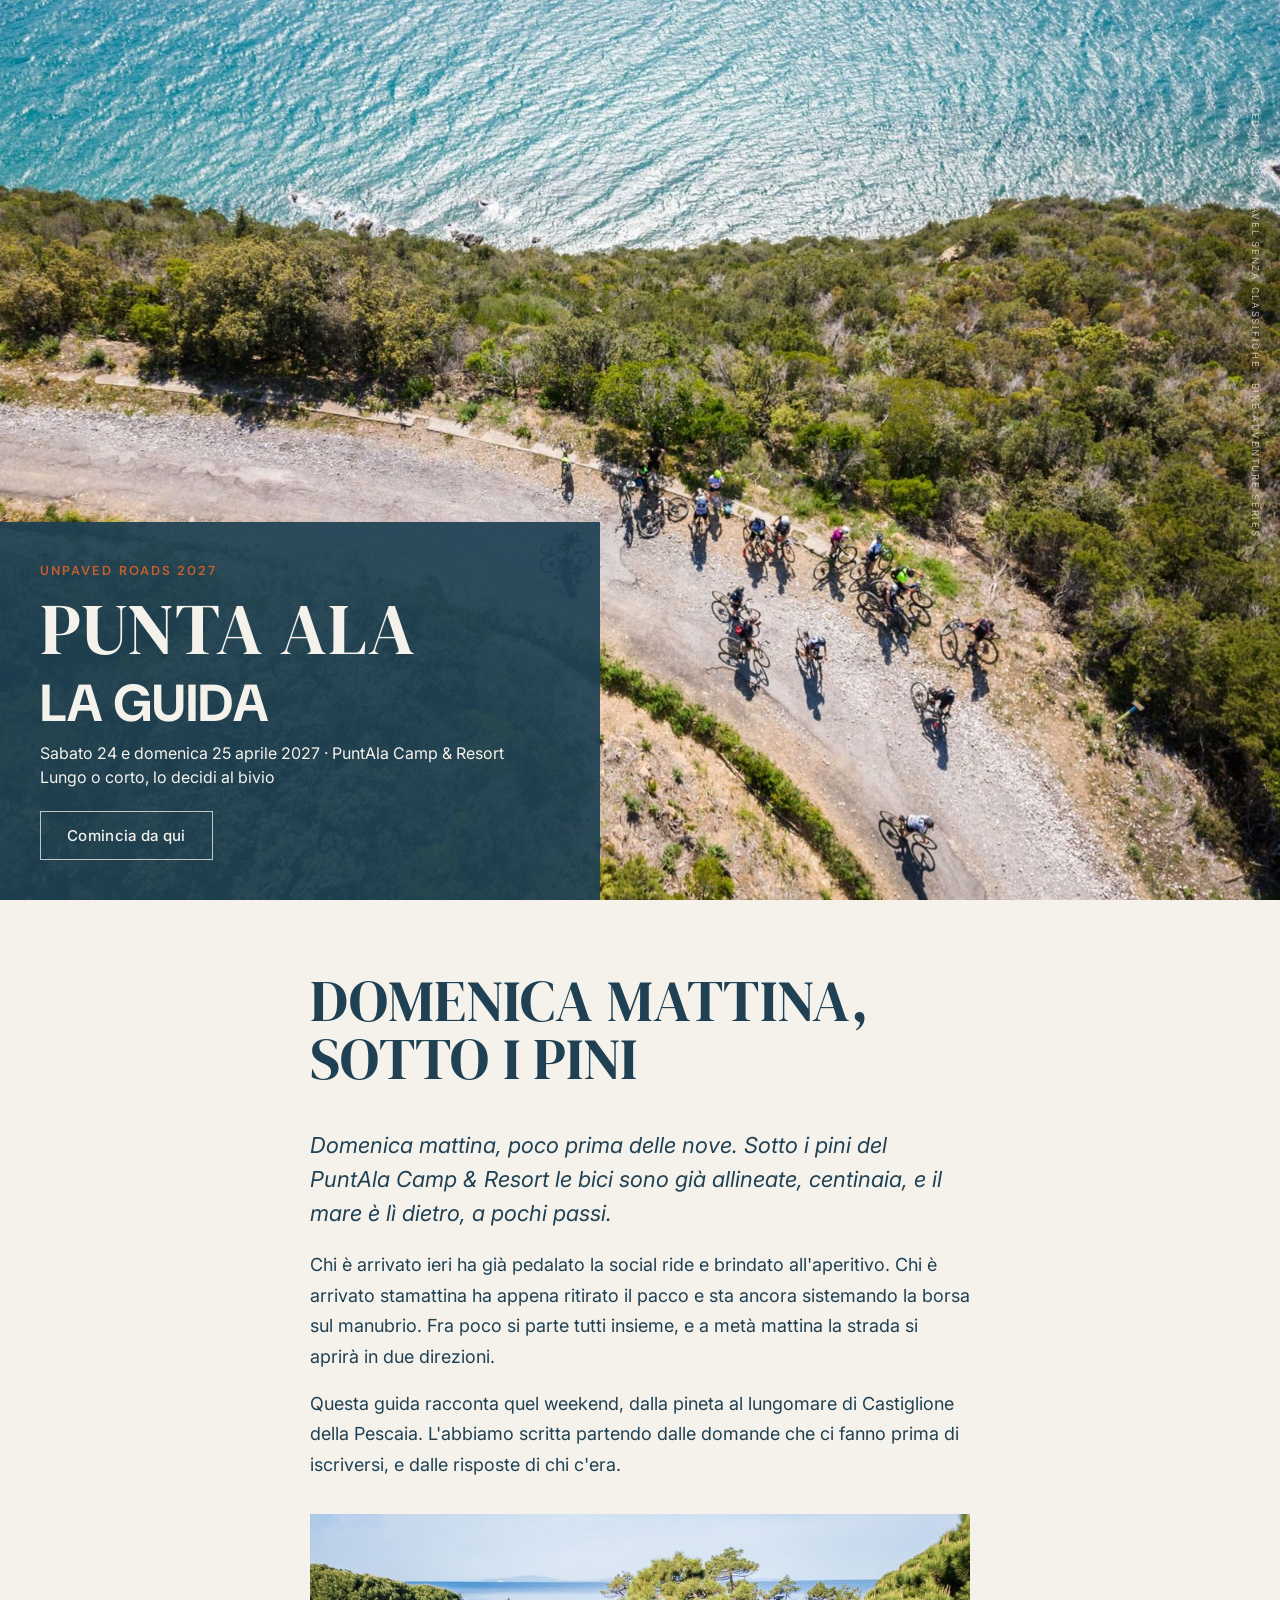
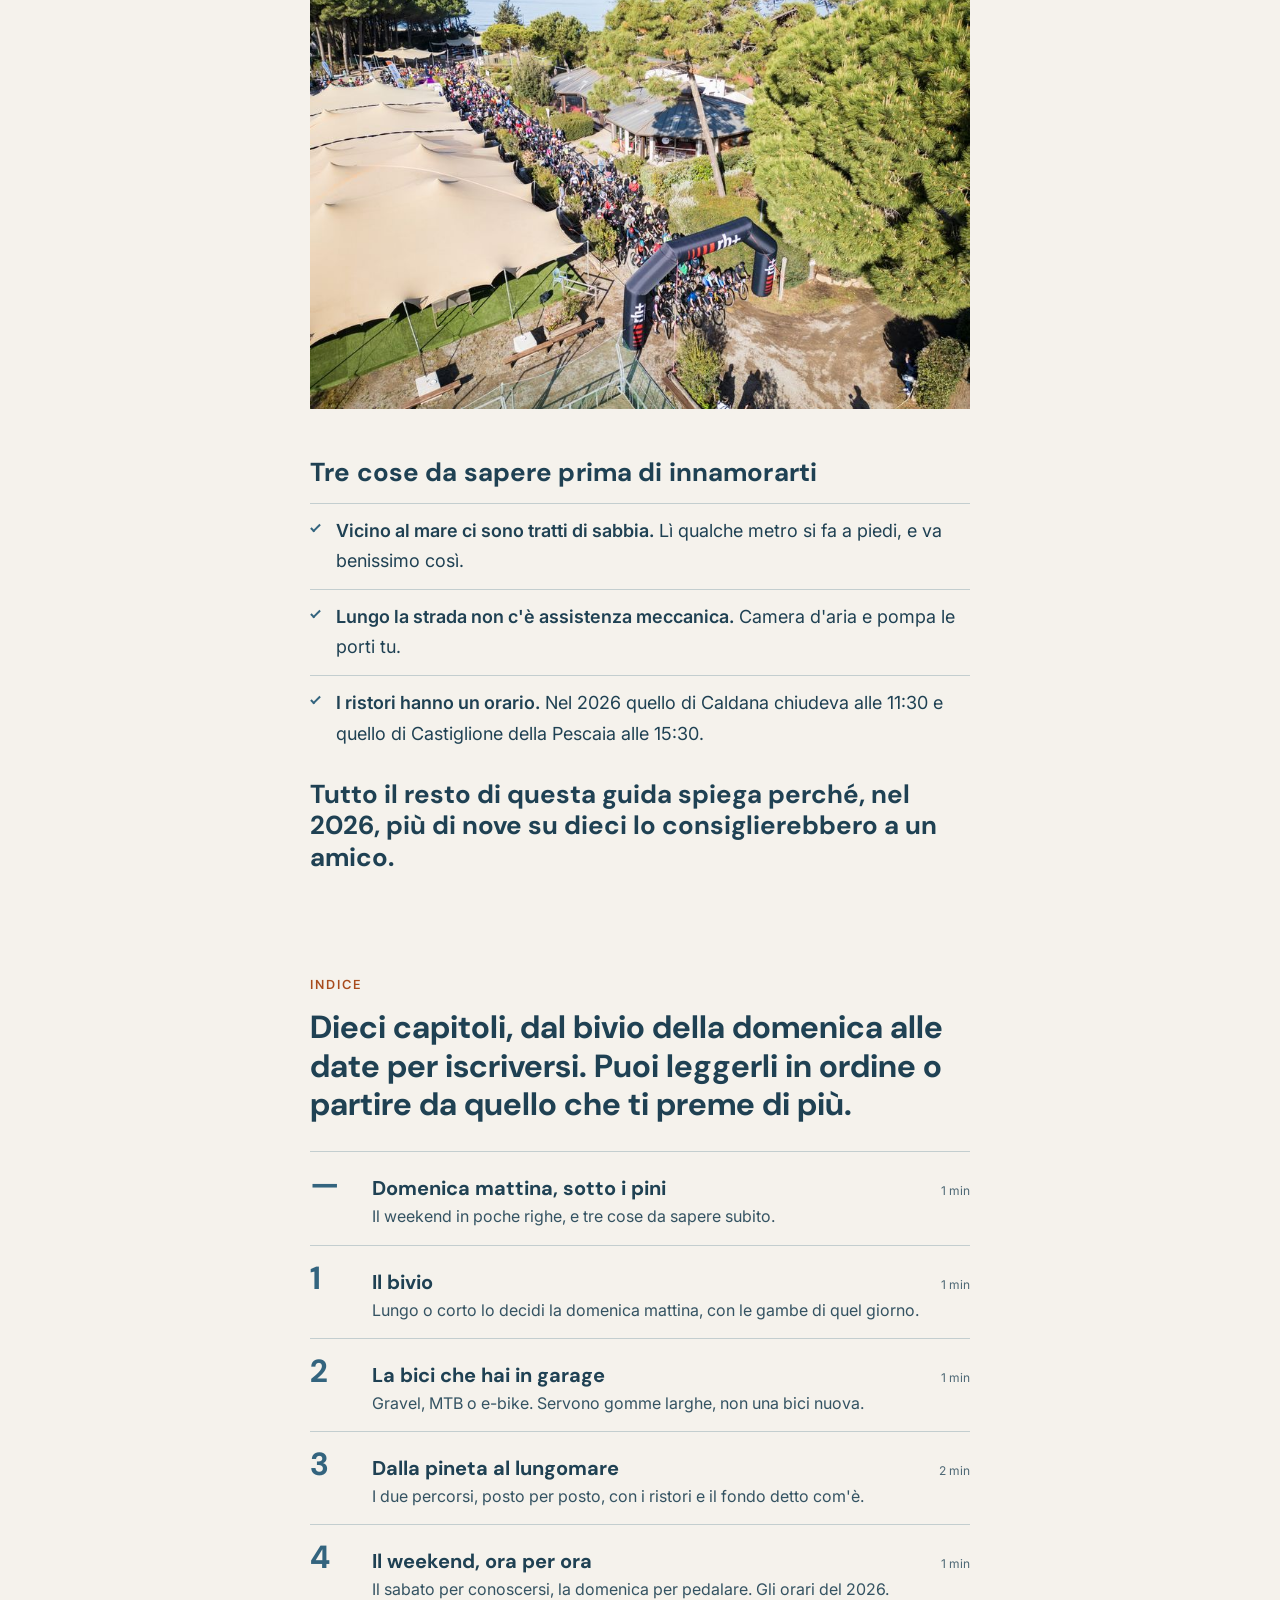
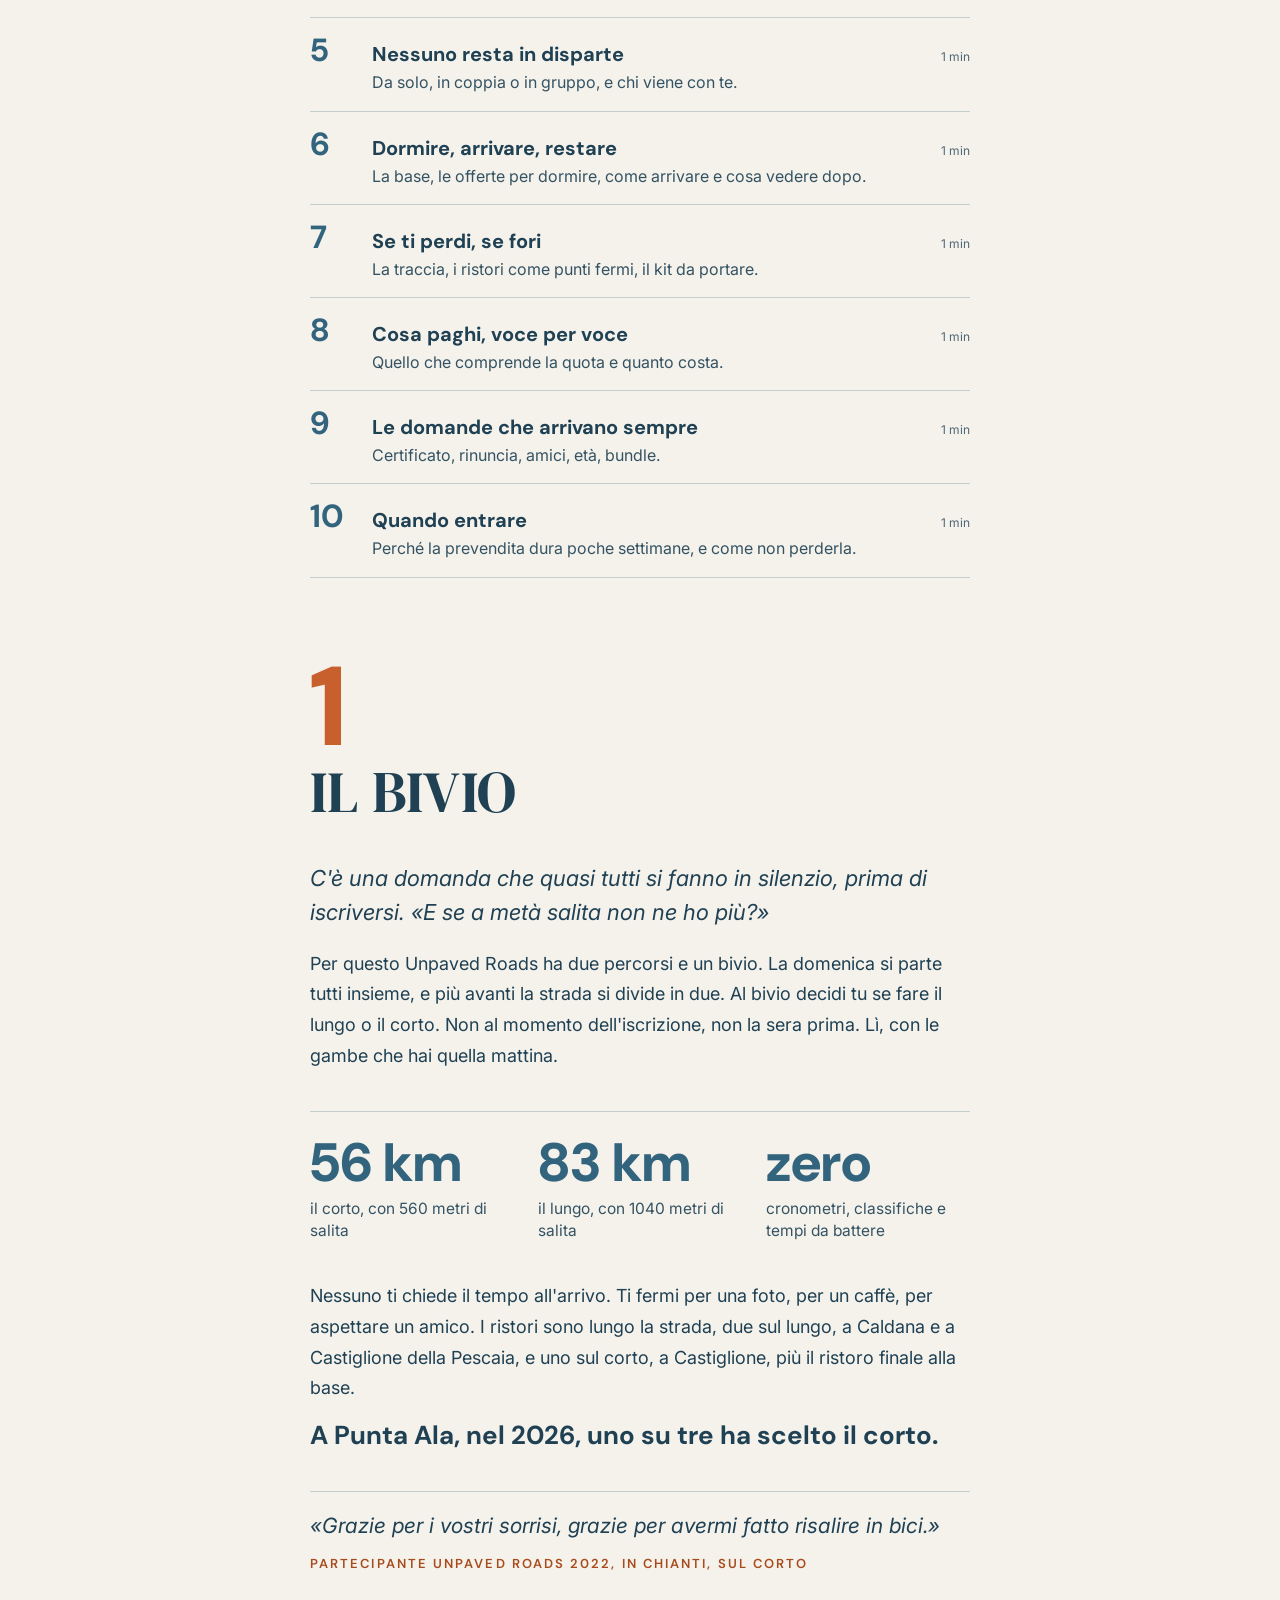
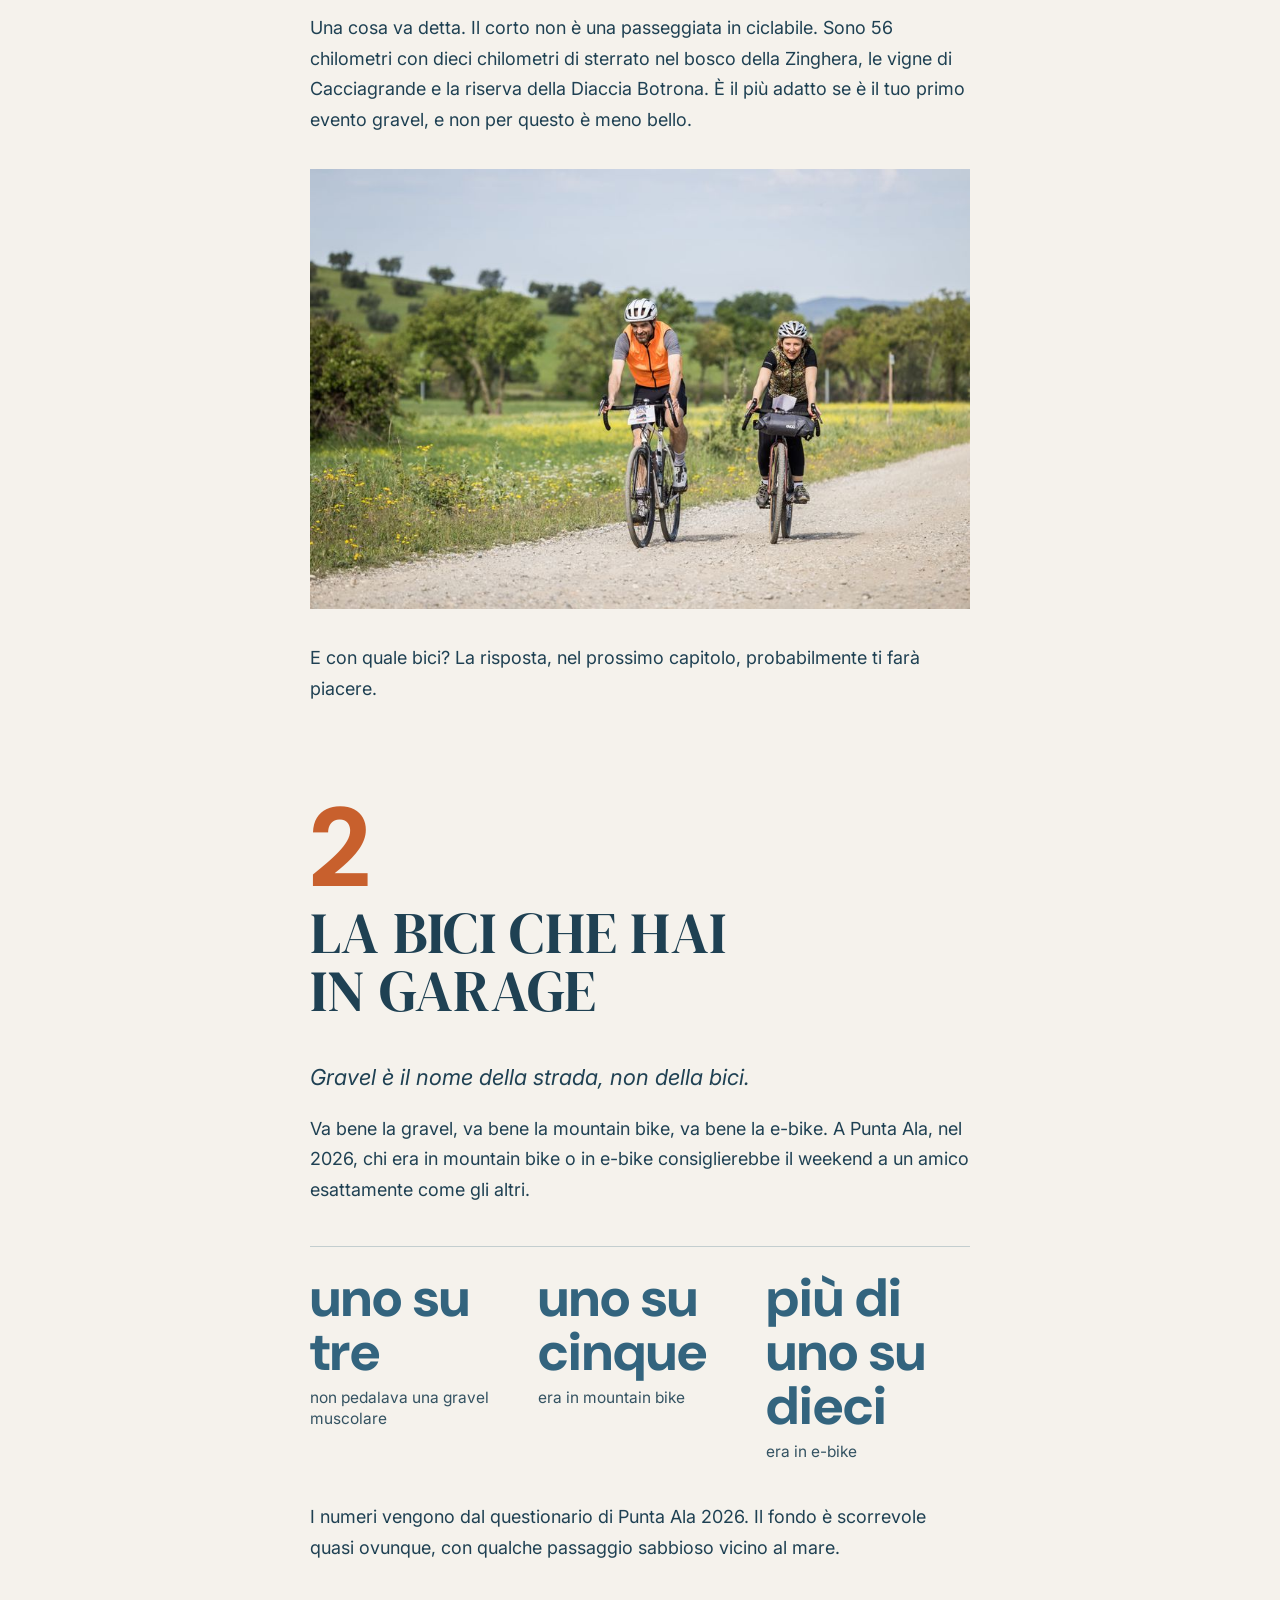
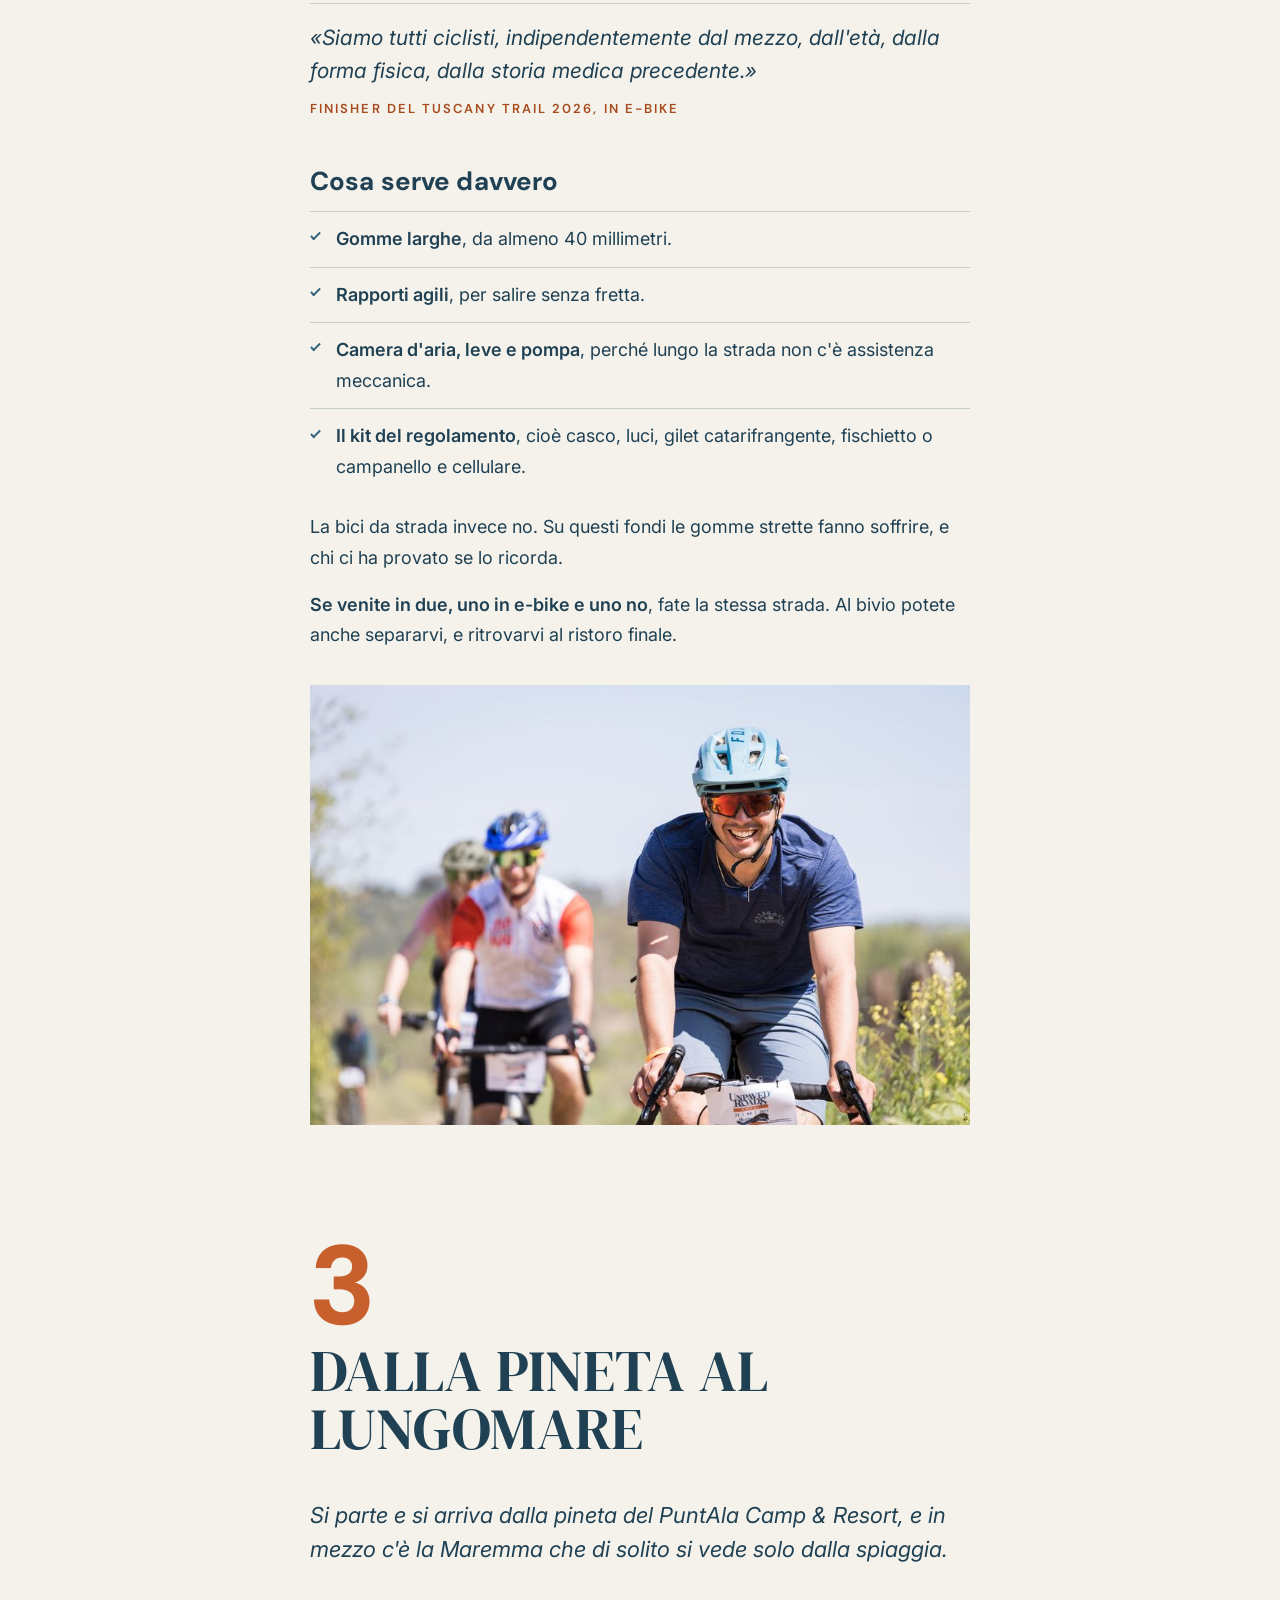
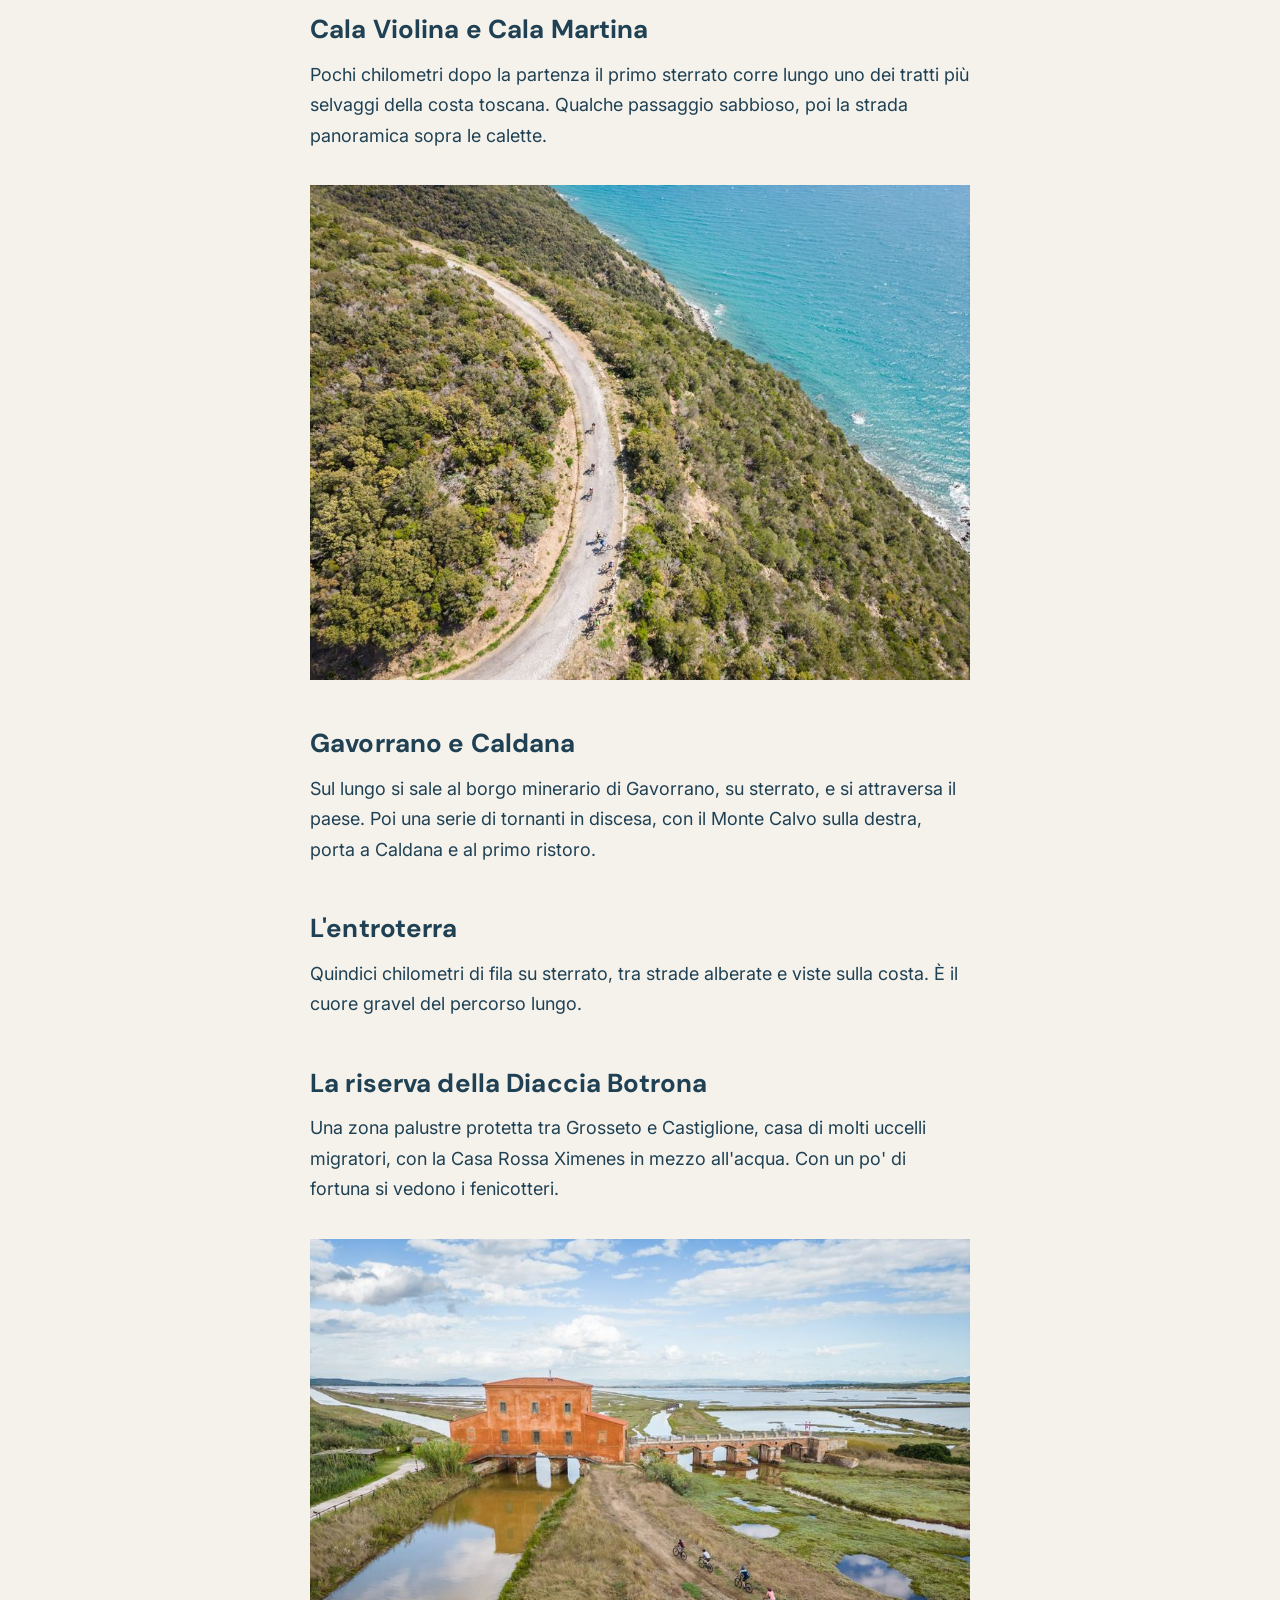
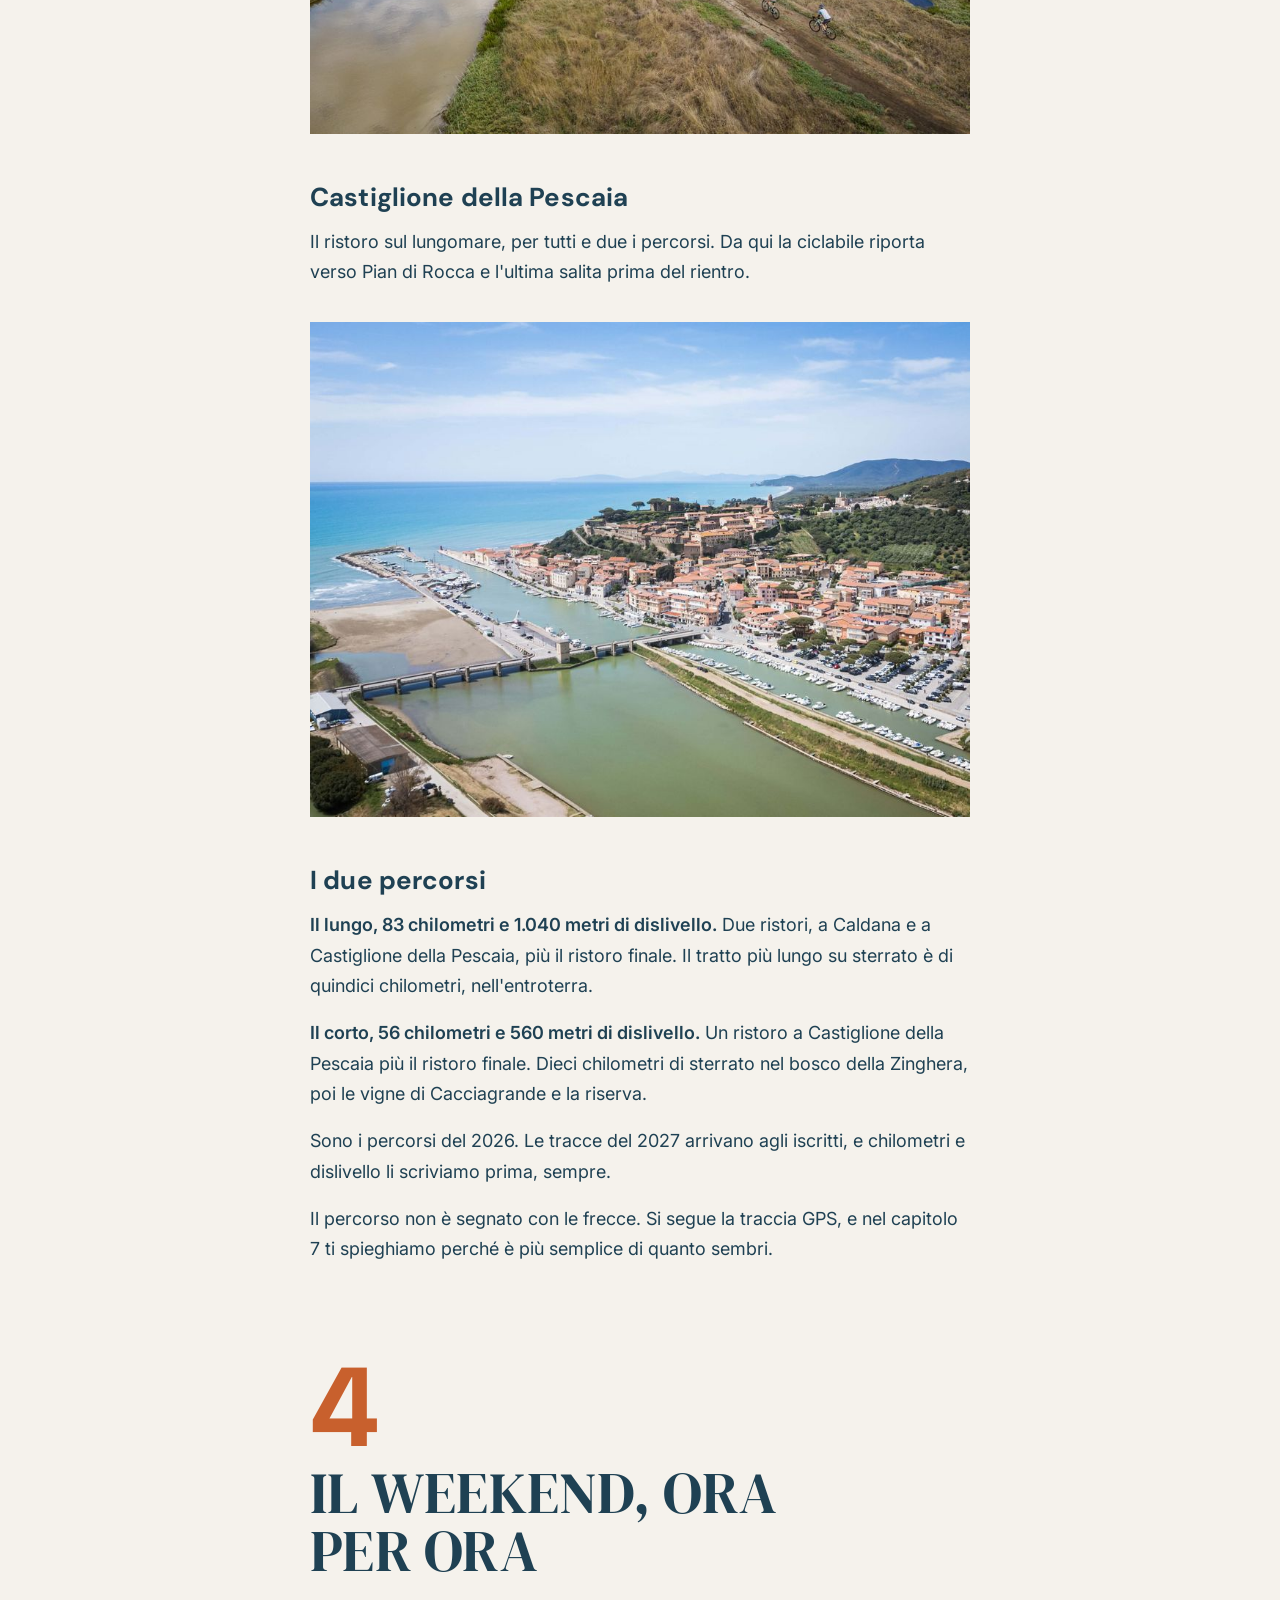
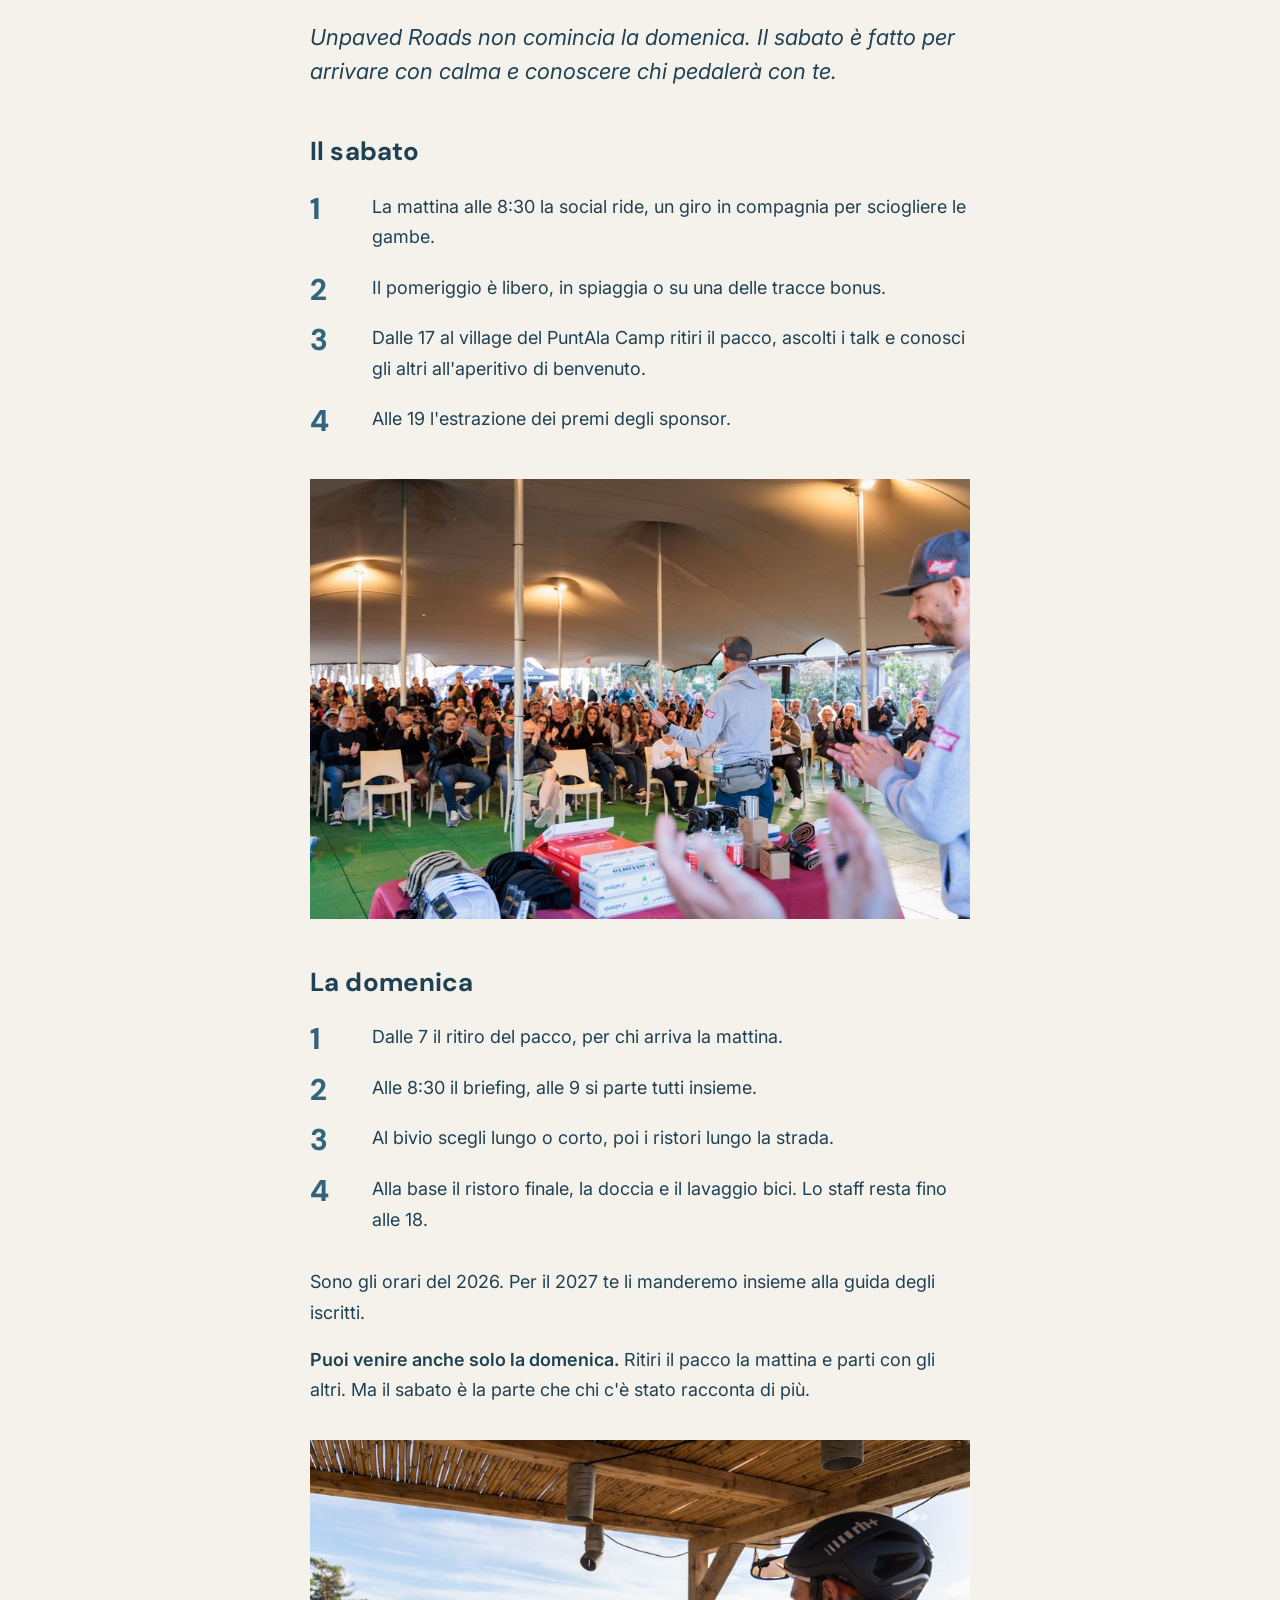
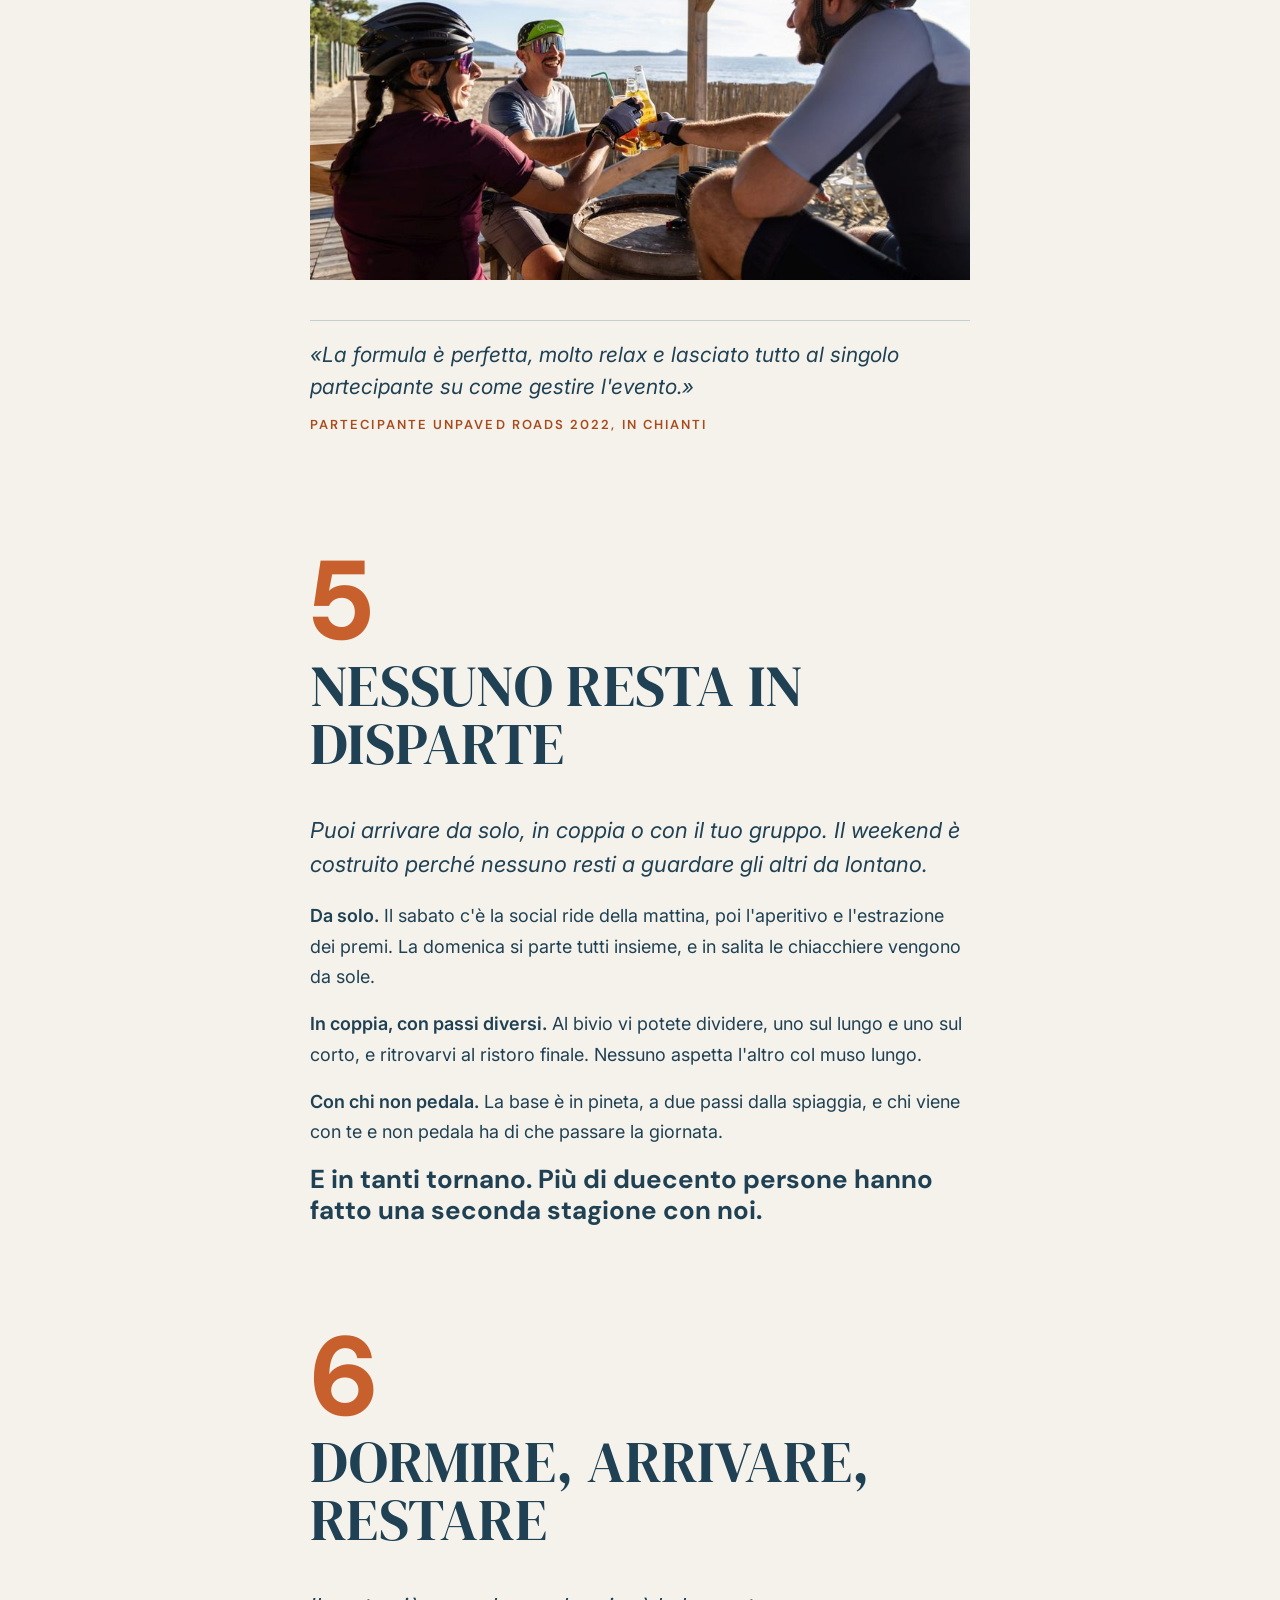
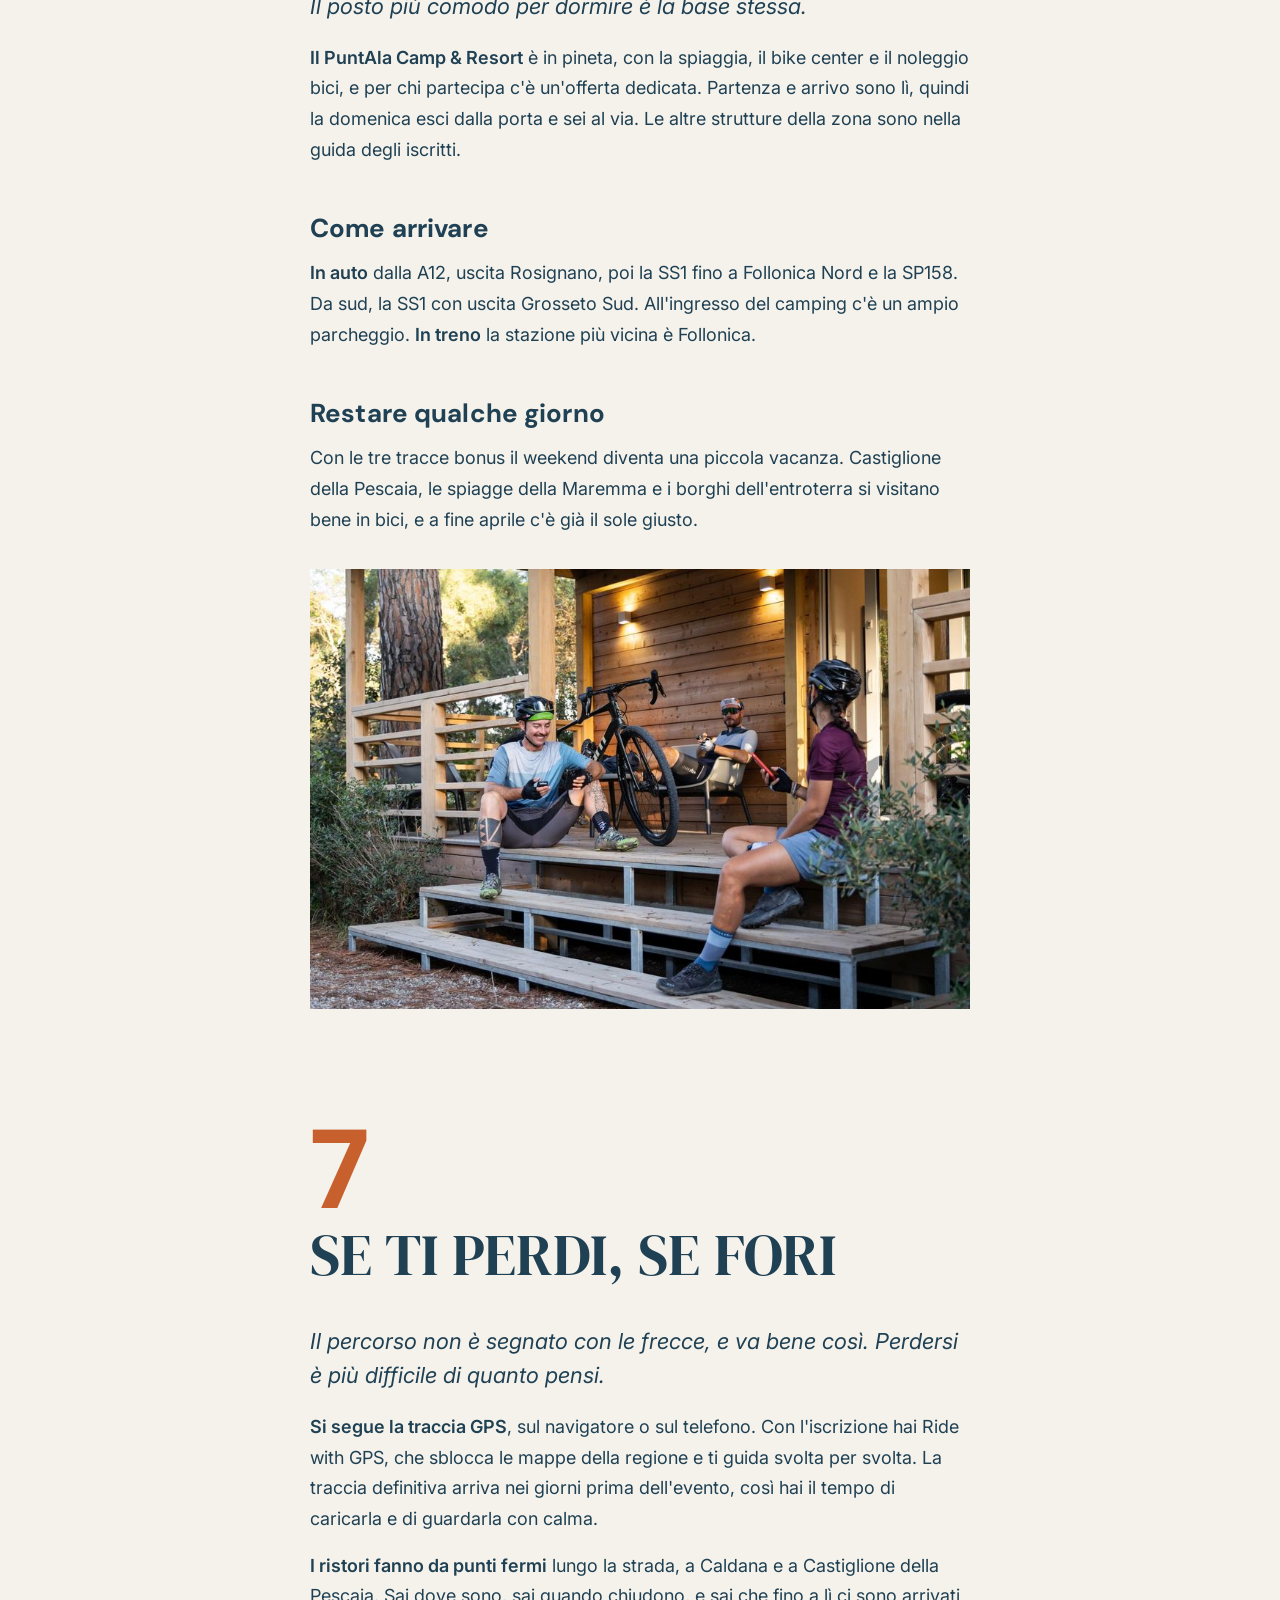
<file: guides/punta-ala/index.html>
<!doctype html>
<html lang="it">
<head>
<meta charset="utf-8">
<meta name="viewport" content="width=device-width, initial-scale=1">
<title>La guida di Punta Ala · Unpaved Roads 2027</title>
<meta name="description" content="La guida di Unpaved Roads Punta Ala 2027. Com'è il weekend, quale percorso fa per te, che bici serve, dove dormire, cosa comprende la quota e quando iscriversi.">
<meta name="robots" content="noindex">
<meta property="og:title" content="Unpaved Roads Punta Ala 2027 · La guida">
<meta property="og:description" content="La guida di Unpaved Roads Punta Ala 2027. Com'è il weekend, quale percorso fa per te, che bici serve, dove dormire, cosa comprende la quota e quando iscriversi.">
<meta property="og:locale" content="it_IT">
<meta property="og:site_name" content="Unpaved Roads">
<meta property="og:type" content="website">
<meta name="twitter:card" content="summary_large_image">
<meta name="theme-color" content="#1f4153">
<link rel="preconnect" href="https://fonts.googleapis.com">
<link rel="preconnect" href="https://fonts.gstatic.com" crossorigin>
<link rel="stylesheet" href="https://fonts.googleapis.com/css2?family=DM+Sans:wght@500;600;700;800&family=DM+Serif+Display&family=Inter:ital,wght@0,400;0,500;0,700;1,400&display=swap">
<link rel="stylesheet" href="../tema/tokens.css?v=1">
<link rel="stylesheet" href="../tema/guide.css?v=1">
<link rel="stylesheet" href="../chrome.css?v=1">
</head>
<body>

<!-- ============ barra in alto (compare dopo la copertina) ============ -->
<header class="barra-top" id="barra">
  <a class="marchio" href="#inizio">Unpaved Roads <span>· La guida di Punta Ala</span></a>
  <div class="azioni">
    <button class="btn-ico" type="button" data-apri-cerca aria-label="Cerca nella guida"><svg viewBox="0 0 24 24" fill="none" stroke="currentColor" stroke-width="2" stroke-linecap="round"><circle cx="11" cy="11" r="7"/><path d="m20 20-3.5-3.5"/></svg><span class="etic">Cerca</span></button>
    <button class="btn-ico" type="button" data-apri-indice aria-label="Apri l'indice"><svg viewBox="0 0 24 24" fill="none" stroke="currentColor" stroke-width="2" stroke-linecap="round"><path d="M9 6h11M9 12h11M9 18h11"/><circle cx="4.5" cy="6" r="1" fill="currentColor"/><circle cx="4.5" cy="12" r="1" fill="currentColor"/><circle cx="4.5" cy="18" r="1" fill="currentColor"/></svg><span class="etic">Indice</span></button>
  </div>
  <div class="progresso" id="progresso"></div>
</header>

<!-- ============ copertina ============ -->
<section class="copertina guida" id="inizio">
  <img width="1600" height="1200" src="../foto/pa-copertina.jpg" srcset="../foto/pa-copertina-800.jpg 900w, ../foto/pa-copertina.jpg 1600w" sizes="100vw" alt="Ciclisti gravel su una strada bianca a strapiombo sul mare della Maremma, visti dall'alto" fetchpriority="high">
  <p class="spaziato">Unpaved Roads · Gravel senza classifiche · Bike Adventure Series</p>
  <div class="copertina-in">
    <p class="occhiello">Unpaved Roads 2027</p>
    <h1>Punta Ala</h1>
    <p class="laguida">La guida</p>
    <p class="dati">Sabato 24 e domenica 25 aprile 2027 · PuntAla Camp &amp; Resort<br>Lungo o corto, lo decidi al bivio</p>
    <div class="bottoni">
      <a class="btn btn-bianco" href="#domenica-mattina">Comincia da qui</a>
    </div>
  </div>
</section>

<nav class="binario" id="binario" aria-label="Capitoli"><p class="bt">Capitoli</p><ol></ol></nav>

<main class="guida" id="guida">
<div class="colonna">

<!-- ============ prologo ============ -->
<section class="cap" id="domenica-mattina" data-n="" data-titolo="Domenica mattina, sotto i pini" data-sommario="Il weekend in poche righe, e tre cose da sapere subito.">
  <header class="cap-testa"><h2>Domenica mattina, sotto i pini</h2></header>

  <p class="apertura">Domenica mattina, poco prima delle nove. Sotto i pini del PuntAla Camp &amp; Resort le bici sono già allineate, centinaia, e il mare è lì dietro, a pochi passi.</p>
  <p>Chi è arrivato ieri ha già pedalato la social ride e brindato all'aperitivo. Chi è arrivato stamattina ha appena ritirato il pacco e sta ancora sistemando la borsa sul manubrio. Fra poco si parte tutti insieme, e a metà mattina la strada si aprirà in due direzioni.</p>
  <p>Questa guida racconta quel weekend, dalla pineta al lungomare di Castiglione della Pescaia. L'abbiamo scritta partendo dalle domande che ci fanno prima di iscriversi, e dalle risposte di chi c'era.</p>
  <figure class="foto dentro-testo"><img width="1600" height="1200" loading="lazy" src="../foto/pa-partenza.jpg" srcset="../foto/pa-partenza-800.jpg 900w, ../foto/pa-partenza.jpg 1600w" sizes="(max-width:640px) 100vw, 700px" alt="L'arco di partenza di Unpaved Roads nella pineta di Punta Ala, con la folla di ciclisti pronti a partire, visto dall'alto"></figure>

  <h3>Tre cose da sapere prima di innamorarti</h3>
  <ul class="dentro">
    <li><b>Vicino al mare ci sono tratti di sabbia.</b> Lì qualche metro si fa a piedi, e va benissimo così.</li>
    <li><b>Lungo la strada non c'è assistenza meccanica.</b> Camera d'aria e pompa le porti tu.</li>
    <li><b>I ristori hanno un orario.</b> Nel 2026 quello di Caldana chiudeva alle 11:30 e quello di Castiglione della Pescaia alle 15:30.</li>
  </ul>
  <p class="forte">Tutto il resto di questa guida spiega perché, nel 2026, più di nove su dieci lo consiglierebbero a un amico.</p>
</section>

<!-- ============ indice ============ -->
<section class="indice" id="indice" aria-labelledby="indice-tit">
  <h2 id="indice-tit">Indice</h2>
  <p class="sottotitolo">Dieci capitoli, dal bivio della domenica alle date per iscriversi. Puoi leggerli in ordine o partire da quello che ti preme di più.</p>
  <ol class="voci-indice" id="voci-indice"></ol>
</section>

<!-- ============ 1 ============ -->
<section class="cap" id="il-bivio" data-n="1" data-titolo="Il bivio" data-sommario="Lungo o corto lo decidi la domenica mattina, con le gambe di quel giorno.">
  <header class="cap-testa"><span class="cap-num">1</span><h2>Il bivio</h2></header>

  <p class="apertura">C'è una domanda che quasi tutti si fanno in silenzio, prima di iscriversi. «E se a metà salita non ne ho più?»</p>
  <p>Per questo Unpaved Roads ha due percorsi e un bivio. La domenica si parte tutti insieme, e più avanti la strada si divide in due. Al bivio decidi tu se fare il lungo o il corto. Non al momento dell'iscrizione, non la sera prima. Lì, con le gambe che hai quella mattina.</p>
  <div class="box">
    <div class="grandi">
      <div class="grande"><strong>56 km</strong><span>il corto, con 560 metri di salita</span></div>
      <div class="grande"><strong>83 km</strong><span>il lungo, con 1040 metri di salita</span></div>
      <div class="grande"><strong>zero</strong><span>cronometri, classifiche e tempi da battere</span></div>
    </div>
  </div>
  <p>Nessuno ti chiede il tempo all'arrivo. Ti fermi per una foto, per un caffè, per aspettare un amico. I ristori sono lungo la strada, due sul lungo, a Caldana e a Castiglione della Pescaia, e uno sul corto, a Castiglione, più il ristoro finale alla base.</p>
  <p class="forte">A Punta Ala, nel 2026, uno su tre ha scelto il corto.</p>
  <blockquote class="voce"><p>«Grazie per i vostri sorrisi, grazie per avermi fatto risalire in bici.»</p><cite>Partecipante Unpaved Roads 2022, in Chianti, sul corto</cite></blockquote>
  <p>Una cosa va detta. Il corto non è una passeggiata in ciclabile. Sono 56 chilometri con dieci chilometri di sterrato nel bosco della Zinghera, le vigne di Cacciagrande e la riserva della Diaccia Botrona. È il più adatto se è il tuo primo evento gravel, e non per questo è meno bello.</p>
  <figure class="foto dentro-testo"><img width="1600" height="1067" loading="lazy" src="../foto/pa-bivio.jpg" srcset="../foto/pa-bivio-800.jpg 900w, ../foto/pa-bivio.jpg 1600w" sizes="(max-width:640px) 100vw, 700px" alt="Due ciclisti gravel su una strada bianca nella campagna della Maremma, tra prati in fiore e ulivi"></figure>
  <p>E con quale bici? La risposta, nel prossimo capitolo, probabilmente ti farà piacere.</p>
</section>

<!-- ============ 2 ============ -->
<section class="cap" id="la-bici" data-n="2" data-titolo="La bici che hai in garage" data-sommario="Gravel, MTB o e-bike. Servono gomme larghe, non una bici nuova.">
  <header class="cap-testa"><span class="cap-num">2</span><h2>La bici che hai in garage</h2></header>

  <p class="apertura">Gravel è il nome della strada, non della bici.</p>
  <p>Va bene la gravel, va bene la mountain bike, va bene la e-bike. A Punta Ala, nel 2026, chi era in mountain bike o in e-bike consiglierebbe il weekend a un amico esattamente come gli altri.</p>
  <div class="box">
    <div class="grandi">
      <div class="grande"><strong>uno su tre</strong><span>non pedalava una gravel muscolare</span></div>
      <div class="grande"><strong>uno su cinque</strong><span>era in mountain bike</span></div>
      <div class="grande"><strong>più di uno su dieci</strong><span>era in e-bike</span></div>
    </div>
  </div>
  <p>I numeri vengono dal questionario di Punta Ala 2026. Il fondo è scorrevole quasi ovunque, con qualche passaggio sabbioso vicino al mare.</p>
  <blockquote class="voce"><p>«Siamo tutti ciclisti, indipendentemente dal mezzo, dall'età, dalla forma fisica, dalla storia medica precedente.»</p><cite>Finisher del Tuscany Trail 2026, in e-bike</cite></blockquote>

  <h3>Cosa serve davvero</h3>
  <ul class="dentro">
    <li><b>Gomme larghe</b>, da almeno 40 millimetri.</li>
    <li><b>Rapporti agili</b>, per salire senza fretta.</li>
    <li><b>Camera d'aria, leve e pompa</b>, perché lungo la strada non c'è assistenza meccanica.</li>
    <li><b>Il kit del regolamento</b>, cioè casco, luci, gilet catarifrangente, fischietto o campanello e cellulare.</li>
  </ul>
  <p>La bici da strada invece no. Su questi fondi le gomme strette fanno soffrire, e chi ci ha provato se lo ricorda.</p>
  <p><b>Se venite in due, uno in e-bike e uno no</b>, fate la stessa strada. Al bivio potete anche separarvi, e ritrovarvi al ristoro finale.</p>
  <figure class="foto dentro-testo"><img width="1600" height="1067" loading="lazy" src="../foto/pa-bici.jpg" srcset="../foto/pa-bici-800.jpg 900w, ../foto/pa-bici.jpg 1600w" sizes="(max-width:640px) 100vw, 700px" alt="Un gruppo di ciclisti sorridenti in sella durante Unpaved Roads Punta Ala"></figure>
</section>

<!-- ============ 3 ============ -->
<section class="cap" id="la-strada" data-n="3" data-titolo="Dalla pineta al lungomare" data-sommario="I due percorsi, posto per posto, con i ristori e il fondo detto com'è.">
  <header class="cap-testa"><span class="cap-num">3</span><h2>Dalla pineta al lungomare</h2></header>

  <p class="apertura">Si parte e si arriva dalla pineta del PuntAla Camp &amp; Resort, e in mezzo c'è la Maremma che di solito si vede solo dalla spiaggia.</p>

  <h3>Cala Violina e Cala Martina</h3>
  <p>Pochi chilometri dopo la partenza il primo sterrato corre lungo uno dei tratti più selvaggi della costa toscana. Qualche passaggio sabbioso, poi la strada panoramica sopra le calette.</p>
  <figure class="foto dentro-testo"><img width="1600" height="1200" loading="lazy" src="../foto/pa-costa.jpg" srcset="../foto/pa-costa-800.jpg 900w, ../foto/pa-costa.jpg 1600w" sizes="(max-width:640px) 100vw, 700px" alt="Una strada bianca che corre tra la macchia mediterranea e il mare turchese, con alcuni ciclisti, vista dal drone"></figure>

  <h3>Gavorrano e Caldana</h3>
  <p>Sul lungo si sale al borgo minerario di Gavorrano, su sterrato, e si attraversa il paese. Poi una serie di tornanti in discesa, con il Monte Calvo sulla destra, porta a Caldana e al primo ristoro.</p>

  <h3>L'entroterra</h3>
  <p>Quindici chilometri di fila su sterrato, tra strade alberate e viste sulla costa. È il cuore gravel del percorso lungo.</p>

  <h3>La riserva della Diaccia Botrona</h3>
  <p>Una zona palustre protetta tra Grosseto e Castiglione, casa di molti uccelli migratori, con la Casa Rossa Ximenes in mezzo all'acqua. Con un po' di fortuna si vedono i fenicotteri.</p>
  <figure class="foto dentro-testo"><img width="1600" height="1200" loading="lazy" src="../foto/pa-diaccia.jpg" srcset="../foto/pa-diaccia-800.jpg 900w, ../foto/pa-diaccia.jpg 1600w" sizes="(max-width:640px) 100vw, 700px" alt="La Casa Rossa Ximenes nella riserva della Diaccia Botrona, con alcuni ciclisti sulla strada accanto ai canali"></figure>

  <h3>Castiglione della Pescaia</h3>
  <p>Il ristoro sul lungomare, per tutti e due i percorsi. Da qui la ciclabile riporta verso Pian di Rocca e l'ultima salita prima del rientro.</p>
  <figure class="foto dentro-testo"><img width="1600" height="1200" loading="lazy" src="../foto/pa-castiglione.jpg" srcset="../foto/pa-castiglione-800.jpg 900w, ../foto/pa-castiglione.jpg 1600w" sizes="(max-width:640px) 100vw, 700px" alt="Castiglione della Pescaia vista dal drone, con il porto canale, le barche e il borgo sulla collina"></figure>

  <h3>I due percorsi</h3>

  <p><b>Il lungo, 83 chilometri e 1.040 metri di dislivello.</b> Due ristori, a Caldana e a Castiglione della Pescaia, più il ristoro finale. Il tratto più lungo su sterrato è di quindici chilometri, nell'entroterra.</p>
  <p><b>Il corto, 56 chilometri e 560 metri di dislivello.</b> Un ristoro a Castiglione della Pescaia più il ristoro finale. Dieci chilometri di sterrato nel bosco della Zinghera, poi le vigne di Cacciagrande e la riserva.</p>
  <p>Sono i percorsi del 2026. Le tracce del 2027 arrivano agli iscritti, e chilometri e dislivello li scriviamo prima, sempre.</p>
  <p>Il percorso non è segnato con le frecce. Si segue la traccia GPS, e nel capitolo 7 ti spieghiamo perché è più semplice di quanto sembri.</p>
</section>

<!-- ============ 4 ============ -->
<section class="cap" id="il-weekend" data-n="4" data-titolo="Il weekend, ora per ora" data-sommario="Il sabato per conoscersi, la domenica per pedalare. Gli orari del 2026.">
  <header class="cap-testa"><span class="cap-num">4</span><h2>Il weekend, ora per ora</h2></header>

  <p class="apertura">Unpaved Roads non comincia la domenica. Il sabato è fatto per arrivare con calma e conoscere chi pedalerà con te.</p>
  <h3>Il sabato</h3>
  <ol class="passi">
    <li>La mattina alle 8:30 la social ride, un giro in compagnia per sciogliere le gambe.</li>
    <li>Il pomeriggio è libero, in spiaggia o su una delle tracce bonus.</li>
    <li>Dalle 17 al village del PuntAla Camp ritiri il pacco, ascolti i talk e conosci gli altri all'aperitivo di benvenuto.</li>
    <li>Alle 19 l'estrazione dei premi degli sponsor.</li>
  </ol>
  <figure class="foto dentro-testo"><img width="1600" height="1067" loading="lazy" src="../foto/pa-talk.jpg" srcset="../foto/pa-talk-800.jpg 900w, ../foto/pa-talk.jpg 1600w" sizes="(max-width:640px) 100vw, 700px" alt="I partecipanti seduti sotto la tensostruttura del village di Punta Ala durante i talk del sabato"></figure>
  <h3>La domenica</h3>
  <ol class="passi">
    <li>Dalle 7 il ritiro del pacco, per chi arriva la mattina.</li>
    <li>Alle 8:30 il briefing, alle 9 si parte tutti insieme.</li>
    <li>Al bivio scegli lungo o corto, poi i ristori lungo la strada.</li>
    <li>Alla base il ristoro finale, la doccia e il lavaggio bici. Lo staff resta fino alle 18.</li>
  </ol>
  <p>Sono gli orari del 2026. Per il 2027 te li manderemo insieme alla guida degli iscritti.</p>
  <p><b>Puoi venire anche solo la domenica.</b> Ritiri il pacco la mattina e parti con gli altri. Ma il sabato è la parte che chi c'è stato racconta di più.</p>
  <figure class="foto dentro-testo"><img width="1600" height="1067" loading="lazy" src="../foto/pa-aperitivo.jpg" srcset="../foto/pa-aperitivo-800.jpg 900w, ../foto/pa-aperitivo.jpg 1600w" sizes="(max-width:640px) 100vw, 700px" alt="Tre ciclisti brindano al bancone di un chiosco in legno affacciato sul mare"></figure>
  <blockquote class="voce"><p>«La formula è perfetta, molto relax e lasciato tutto al singolo partecipante su come gestire l'evento.»</p><cite>Partecipante Unpaved Roads 2022, in Chianti</cite></blockquote>
</section>

<!-- ============ 5 ============ -->
<section class="cap" id="in-compagnia" data-n="5" data-titolo="Nessuno resta in disparte" data-sommario="Da solo, in coppia o in gruppo, e chi viene con te.">
  <header class="cap-testa"><span class="cap-num">5</span><h2>Nessuno resta in disparte</h2></header>

  <p class="apertura">Puoi arrivare da solo, in coppia o con il tuo gruppo. Il weekend è costruito perché nessuno resti a guardare gli altri da lontano.</p>
  <p><b>Da solo.</b> Il sabato c'è la social ride della mattina, poi l'aperitivo e l'estrazione dei premi. La domenica si parte tutti insieme, e in salita le chiacchiere vengono da sole.</p>
  <p><b>In coppia, con passi diversi.</b> Al bivio vi potete dividere, uno sul lungo e uno sul corto, e ritrovarvi al ristoro finale. Nessuno aspetta l'altro col muso lungo.</p>
  <p><b>Con chi non pedala.</b> La base è in pineta, a due passi dalla spiaggia, e chi viene con te e non pedala ha di che passare la giornata.</p>
  <p class="forte">E in tanti tornano. Più di duecento persone hanno fatto una seconda stagione con noi.</p>
</section>

<!-- ============ 6 ============ -->
<section class="cap" id="dormire-arrivare" data-n="6" data-titolo="Dormire, arrivare, restare" data-sommario="La base, le offerte per dormire, come arrivare e cosa vedere dopo.">
  <header class="cap-testa"><span class="cap-num">6</span><h2>Dormire, arrivare, restare</h2></header>

  <p class="apertura">Il posto più comodo per dormire è la base stessa.</p>
  <p><b>Il PuntAla Camp &amp; Resort</b> è in pineta, con la spiaggia, il bike center e il noleggio bici, e per chi partecipa c'è un'offerta dedicata. Partenza e arrivo sono lì, quindi la domenica esci dalla porta e sei al via. Le altre strutture della zona sono nella guida degli iscritti.</p>
  <h3>Come arrivare</h3>
  <p><b>In auto</b> dalla A12, uscita Rosignano, poi la SS1 fino a Follonica Nord e la SP158. Da sud, la SS1 con uscita Grosseto Sud. All'ingresso del camping c'è un ampio parcheggio. <b>In treno</b> la stazione più vicina è Follonica.</p>
  <h3>Restare qualche giorno</h3>
  <p>Con le tre tracce bonus il weekend diventa una piccola vacanza. Castiglione della Pescaia, le spiagge della Maremma e i borghi dell'entroterra si visitano bene in bici, e a fine aprile c'è già il sole giusto.</p>
  <figure class="foto dentro-testo"><img width="1600" height="1067" loading="lazy" src="../foto/pa-camp.jpg" srcset="../foto/pa-camp-800.jpg 900w, ../foto/pa-camp.jpg 1600w" sizes="(max-width:640px) 100vw, 700px" alt="Tre ciclisti si riposano sulla veranda di legno di un bungalow in pineta, con le bici appoggiate"></figure>
</section>

<!-- ============ 7 ============ -->
<section class="cap" id="perdersi" data-n="7" data-titolo="Se ti perdi, se fori" data-sommario="La traccia, i ristori come punti fermi, il kit da portare.">
  <header class="cap-testa"><span class="cap-num">7</span><h2>Se ti perdi, se fori</h2></header>

  <p class="apertura">Il percorso non è segnato con le frecce, e va bene così. Perdersi è più difficile di quanto pensi.</p>
  <p><b>Si segue la traccia GPS</b>, sul navigatore o sul telefono. Con l'iscrizione hai Ride with GPS, che sblocca le mappe della regione e ti guida svolta per svolta. La traccia definitiva arriva nei giorni prima dell'evento, così hai il tempo di caricarla e di guardarla con calma.</p>
  <p><b>I ristori fanno da punti fermi</b> lungo la strada, a Caldana e a Castiglione della Pescaia. Sai dove sono, sai quando chiudono, e sai che fino a lì ci sono arrivati in tanti prima di te.</p>
  <p><b>Lungo la strada non c'è assistenza meccanica.</b> Per questo il regolamento chiede a tutti un piccolo kit, e noi ti chiediamo di aggiungere camera d'aria, leve e pompa. Una foratura capita, e si ripara in dieci minuti.</p>
  <p class="forte">E se una giornata storta ti fa cambiare idea, al bivio il corto è sempre lì.</p>
</section>

<!-- ============ 8 ============ -->
<section class="cap" id="la-quota" data-n="8" data-titolo="Cosa paghi, voce per voce" data-sommario="Quello che comprende la quota e quanto costa.">
  <header class="cap-testa"><span class="cap-num">8</span><h2>Cosa paghi, voce per voce</h2></header>

  <p class="apertura">Una traccia si trova anche gratis. Un weekend così no.</p>
  <p>La quota paga il weekend già organizzato, tutto quello che un giro fatto da soli non ha. Ecco cosa comprende, voce per voce, come nel 2026.</p>
  <ul class="dentro">
    <li>Traccia GPX del lungo e del corto, disegnata dopo i nostri sopralluoghi</li>
    <li>Ride with GPS per sbloccare le mappe regionali e navigare dal telefono</li>
    <li>Cartina con i due percorsi e le altimetrie</li>
    <li>Due ristori lungo il percorso, uno sul corto, e il ristoro finale</li>
    <li>Aperitivo di benvenuto il sabato pomeriggio</li>
    <li>Base al PuntAla Camp &amp; Resort con bagni, docce e parcheggio, il sabato e la domenica</li>
    <li>Lavaggio bici</li>
    <li>Fotografi e videomaker lungo il percorso, per le foto e i video del tuo weekend</li>
    <li>Cappellino da ciclista Unpaved Roads, riservato agli iscritti</li>
    <li>Box con prodotti tipici del territorio, bottiglia di vino Unpaved Roads e bottiglietta di amaro</li>
    <li>Banner da manubrio</li>
    <li>Guida digitale con parcheggi, trasporti, hotel e tutto il resto</li>
    <li>Guida turistica del territorio e tre tracce bonus per esplorare la zona</li>
    <li>Offerta dedicata per dormire (il pernottamento non è compreso)</li>
    <li>Accesso alla community, punti e badge Bike Adventure Series, vantaggi dei partner della serie</li>
  </ul>
  <figure class="foto dentro-testo"><img width="1600" height="1067" loading="lazy" src="../foto/pa-cartina.jpg" srcset="../foto/pa-cartina-800.jpg 900w, ../foto/pa-cartina.jpg 1600w" sizes="(max-width:640px) 100vw, 700px" alt="Un partecipante sorridente mostra la cartina del percorso di Punta Ala, al village"></figure>
  <h3>Quanto costa</h3>
  <div class="box">
    <div class="numeri">
      <div class="num"><span>Nel bundle col Tuscany Trail 2027, dal 1 novembre</span><b>109 €</b></div>
      <div class="num"><span>Iscrizione singola, nelle settimane della prevendita</span><b>109 €</b></div>
      <div class="num"><span>Iscrizione singola, dopo la prevendita</span><b>129 €</b></div>
      <div class="num"><span>Con la maglia Unpaved Roads disegnata da RH+</span><b>189 €</b></div>
    </div>
  </div>
  <blockquote class="voce"><p>«Soprattutto la cura nei dettagli, nel prendersi carico di ogni aspetto, senza trascurare nulla.»</p><cite>Partecipante Unpaved Roads 2022, in Chianti</cite></blockquote>
</section>

<!-- ============ 9 ============ -->
<section class="cap" id="domande" data-n="9" data-titolo="Le domande che arrivano sempre" data-sommario="Certificato, rinuncia, amici, età, bundle.">
  <header class="cap-testa"><span class="cap-num">9</span><h2>Le domande che arrivano sempre</h2></header>

  <p class="apertura">Ogni anno ce le fanno in tanti, per email e su WhatsApp. Eccole tutte insieme.</p>
  <nav class="domande-indice" aria-label="Le domande">
    <a href="#d1">1 · Serve il certificato medico?</a>
    <a href="#d2">2 · E se poi non posso venire?</a>
    <a href="#d3">3 · Posso iscrivere un amico?</a>
    <a href="#d4">4 · C'è un'età minima?</a>
    <a href="#d5">5 · Faccio anche il Tuscany Trail</a>
  </nav>

  <div class="domanda" id="d1">
    <div class="domanda-tit"><span>1</span><h3>«Serve il certificato medico, se non è una gara?»</h3></div>
    <p><b>Sì, per la sicurezza di chi pedala.</b> Va bene il certificato di idoneità all'attività sportiva di particolare ed elevato impegno cardiovascolare, oppure il certificato agonistico per il ciclismo, valido fino al giorno dell'evento. Non serve il giorno dell'iscrizione. Lo carichi nella tua area personale di Bike Adventure Series entro 30 giorni prima dell'evento.</p>
  </div>

  <div class="domanda" id="d2">
    <div class="domanda-tit"><span>2</span><h3>«E se poi non posso venire?»</h3></div>
    <p>Te lo diciamo chiaro, una volta sola. <b>La quota non si rimborsa e l'iscrizione non si può cedere</b> a un'altra persona. Se invece è l'evento a saltare per cause di forza maggiore, la quota vale per l'edizione successiva, con un contributo di 14 €. Il resto è nel regolamento, che conviene leggere prima di iscriversi.</p>
  </div>

  <div class="domanda" id="d3">
    <div class="domanda-tit"><span>3</span><h3>«Posso iscrivere un amico?»</h3></div>
    <p><b>Puoi pagare per lui</b>, ma l'iscrizione va fatta con il suo account Bike Adventure Series, perché il certificato medico e i dati sono personali.</p>
  </div>

  <div class="domanda" id="d4">
    <div class="domanda-tit"><span>4</span><h3>«C'è un'età minima?»</h3></div>
    <p><b>Diciotto anni</b>, compiuti al momento dell'iscrizione. Un'età massima invece non c'è.</p>
  </div>

  <div class="domanda" id="d5">
    <div class="domanda-tit"><span>5</span><h3>«Faccio anche il Tuscany Trail. Posso prendere tutti e due?»</h3></div>
    <p><b>Sì, ed è il modo più semplice.</b> Dal 1 novembre 2026 alle 11 il Tuscany Trail 2027 si compra in bundle insieme a un altro evento della Bike Adventure Series. Se scegli Punta Ala, nel bundle costa 109 €, nello stesso acquisto, prima che aprano le iscrizioni singole.</p>
  </div>
</section>

<!-- ============ 10 ============ -->
<section class="cap" id="quando-entrare" data-n="10" data-titolo="Quando entrare" data-sommario="Perché la prevendita dura poche settimane, e come non perderla.">
  <header class="cap-testa"><span class="cap-num">10</span><h2>Quando entrare</h2></header>

  <p class="apertura">Le iscrizioni a Unpaved Roads non restano aperte a lungo, e c'è un motivo semplice.</p>
  <p><b>Nelle ultime edizioni più di otto iscrizioni singole su dieci sono arrivate nelle prime due o tre settimane</b>, quelle della prevendita a 109 €. Dopo il prezzo sale a 129 €, e i posti sono limitati.</p>
  <ul class="dentro">
    <li><b>Il 1 novembre 2026 alle 11 apre il bundle col Tuscany Trail 2027.</b> Chi fa il Tuscany Trail aggiunge Punta Ala nello stesso acquisto, a 109 €.</li>
    <li><b>Le iscrizioni singole a Punta Ala aprono più avanti.</b> La data la sa per prima chi ha lasciato l'email.</li>
    <li><b>Si passa da Bike Adventure Series</b>, con un account personale. Crealo adesso, e il giorno dell'apertura ti bastano due minuti.</li>
  </ul>
  <figure class="foto dentro-testo"><img width="1600" height="900" loading="lazy" src="../foto/pa-arrivo.jpg" srcset="../foto/pa-arrivo-800.jpg 900w, ../foto/pa-arrivo.jpg 1600w" sizes="(max-width:640px) 100vw, 700px" alt="Tre ciclisti sorridenti in salita su uno sterrato, con il mare alle spalle"></figure>

  <div class="date" id="lista">
    <h3>Il giorno dell'apertura ti scriviamo noi.</h3>
    <p>Se hai lasciato l'email per ricevere questa guida, sei fra le prime persone che avvisiamo, con la data e il link per iscriverti. Intanto puoi preparare il tuo account.</p>
    <a class="btn btn-bianco" href="https://www.bikeadventureseries.com/my-account/" target="_blank" rel="noopener">Crea il tuo account →</a>
  </div>

  <div class="firma">
    <p>Punta Ala · 24 e 25 aprile 2027</p>
    <p class="ride">Niente classifiche · niente cronometro</p>
    <p><b>Il team di Unpaved Roads</b></p>
  </div>

  <div class="ps">
    <p><b>P.S.</b> Sabato 24 e domenica 25 aprile 2027, a Punta Ala. Lungo o corto lo decidi la domenica mattina, e tutto il resto è già organizzato. Il bundle col Tuscany Trail apre il 1 novembre alle 11, le iscrizioni singole arrivano dopo, <b>e la prevendita dura poche settimane.</b></p>
  </div>
</section>

</div>
</main>

<footer>
  <div class="colonna">
    <span>Unpaved Roads · Punta Ala · 24 e 25 aprile 2027 · <a href="https://unpavedroads.cc/gravel-punta-ala">unpavedroads.cc</a> · Parte della Bike Adventure Series</span>
    <span><a href="#indice">Indice</a> · <button type="button" data-stampa>Salva in PDF o stampa</button></span>
  </div>
</footer>

<!-- ============ cassetto indice ============ -->
<div class="velo" id="velo" data-chiudi-tutto></div>
<aside class="cassetto" id="cassetto" aria-label="Indice dei capitoli" aria-hidden="true">
  <div class="cassetto-testa"><b>Indice</b><button class="chiudi" type="button" data-chiudi-tutto aria-label="Chiudi l'indice"><svg viewBox="0 0 24 24" fill="none" stroke="currentColor" stroke-width="2" stroke-linecap="round"><path d="M6 6l12 12M18 6 6 18"/></svg></button></div>
  <ol id="cassetto-lista"></ol>
</aside>

<!-- ============ ricerca ============ -->
<div class="cerca" id="cerca" role="dialog" aria-modal="true" aria-label="Cerca nella guida">
  <div class="cerca-testa">
    <svg class="lente" viewBox="0 0 24 24" fill="none" stroke="currentColor" stroke-width="2" stroke-linecap="round"><circle cx="11" cy="11" r="7"/><path d="m20 20-3.5-3.5"/></svg>
    <input id="cerca-campo" type="search" placeholder="Cerca nella guida…" autocomplete="off" spellcheck="false" aria-label="Cosa cerchi">
    <button class="chiudi" type="button" data-chiudi-tutto aria-label="Chiudi la ricerca"><svg viewBox="0 0 24 24" fill="none" stroke="currentColor" stroke-width="2" stroke-linecap="round"><path d="M6 6l12 12M18 6 6 18"/></svg></button>
  </div>
  <div class="cerca-corpo"><div class="cerca-in">
    <p class="cerca-info" id="cerca-info">Prova con una di queste parole.</p>
    <div class="suggerimenti" id="suggerimenti">
      <button type="button">corto</button><button type="button">bivio</button><button type="button">e-bike</button><button type="button">sabbia</button><button type="button">ristori</button><button type="button">dormire</button><button type="button">Castiglione</button><button type="button">certificato</button><button type="button">bundle</button><button type="button">prezzo</button>
    </div>
    <ol class="risultati" id="risultati"></ol>
  </div></div>
</div>

<script src="../guida.js?v=1"></script>
</body>
</html>
</file>
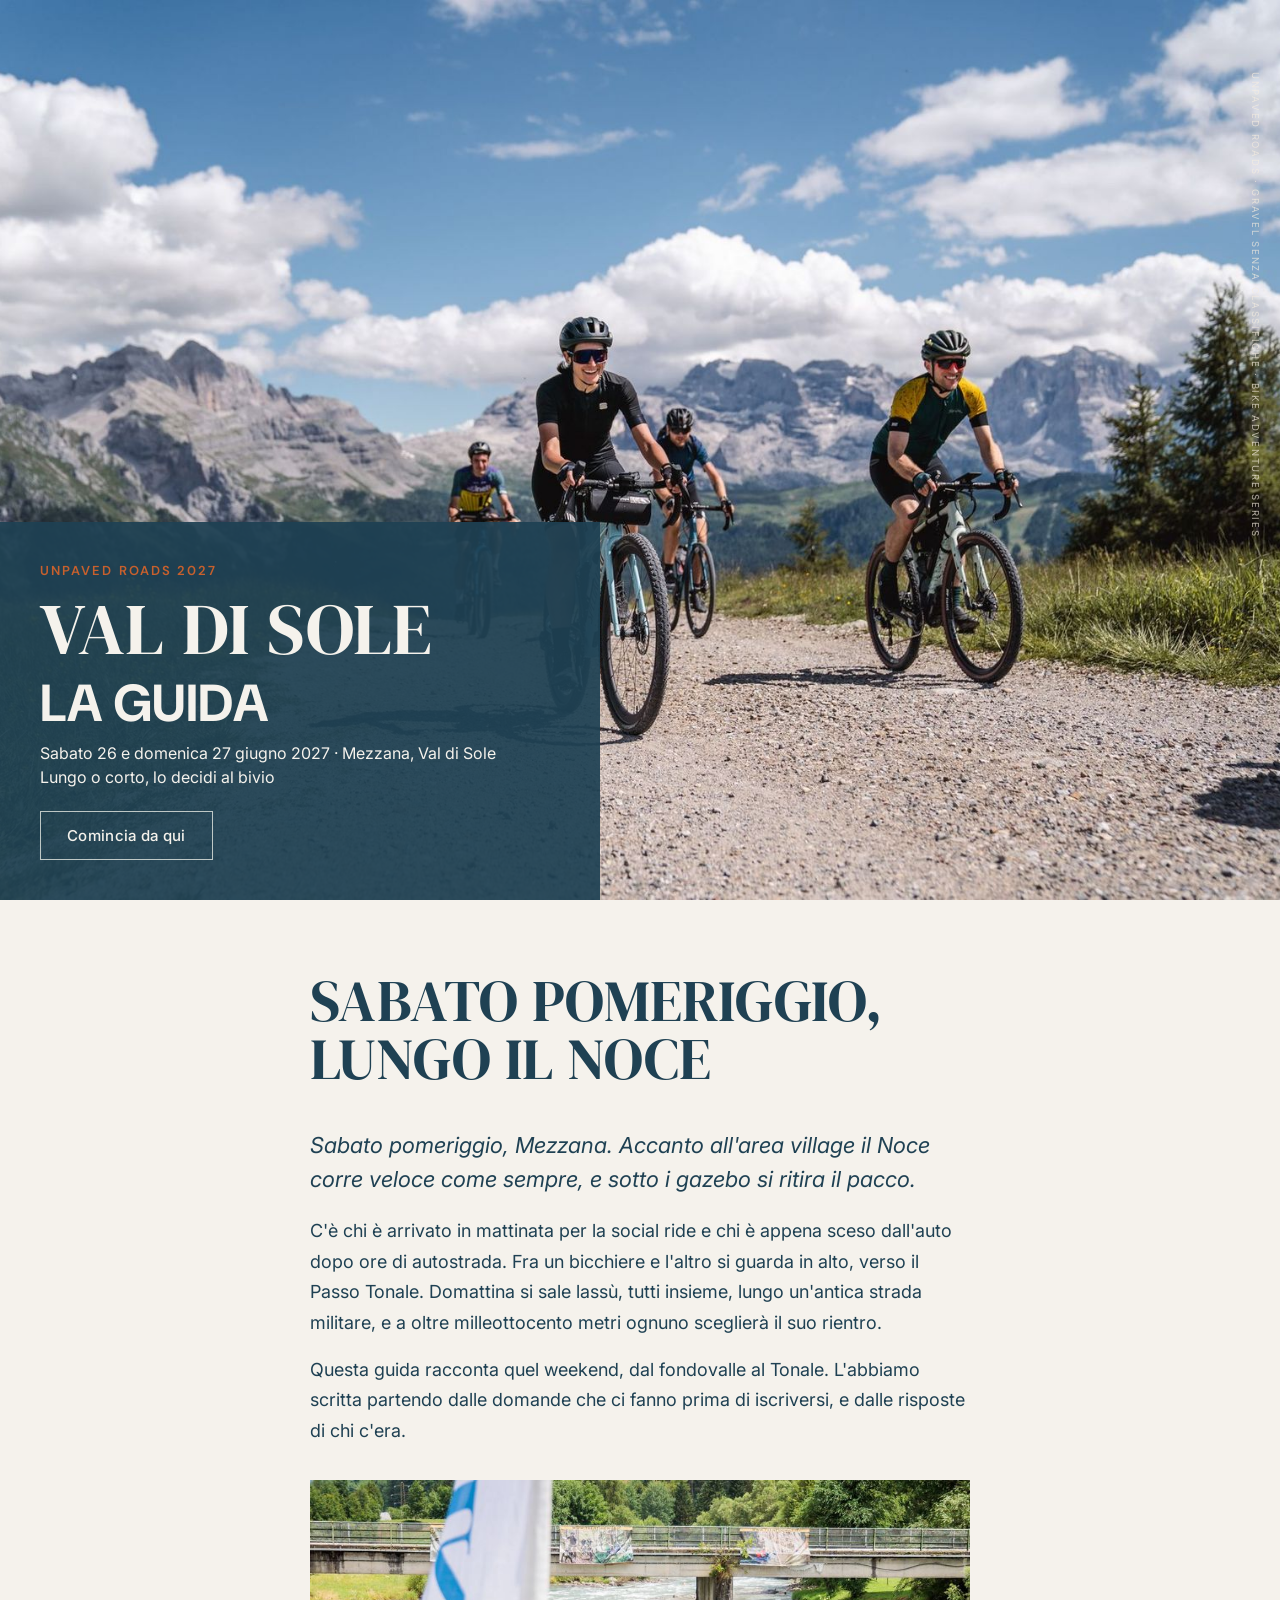
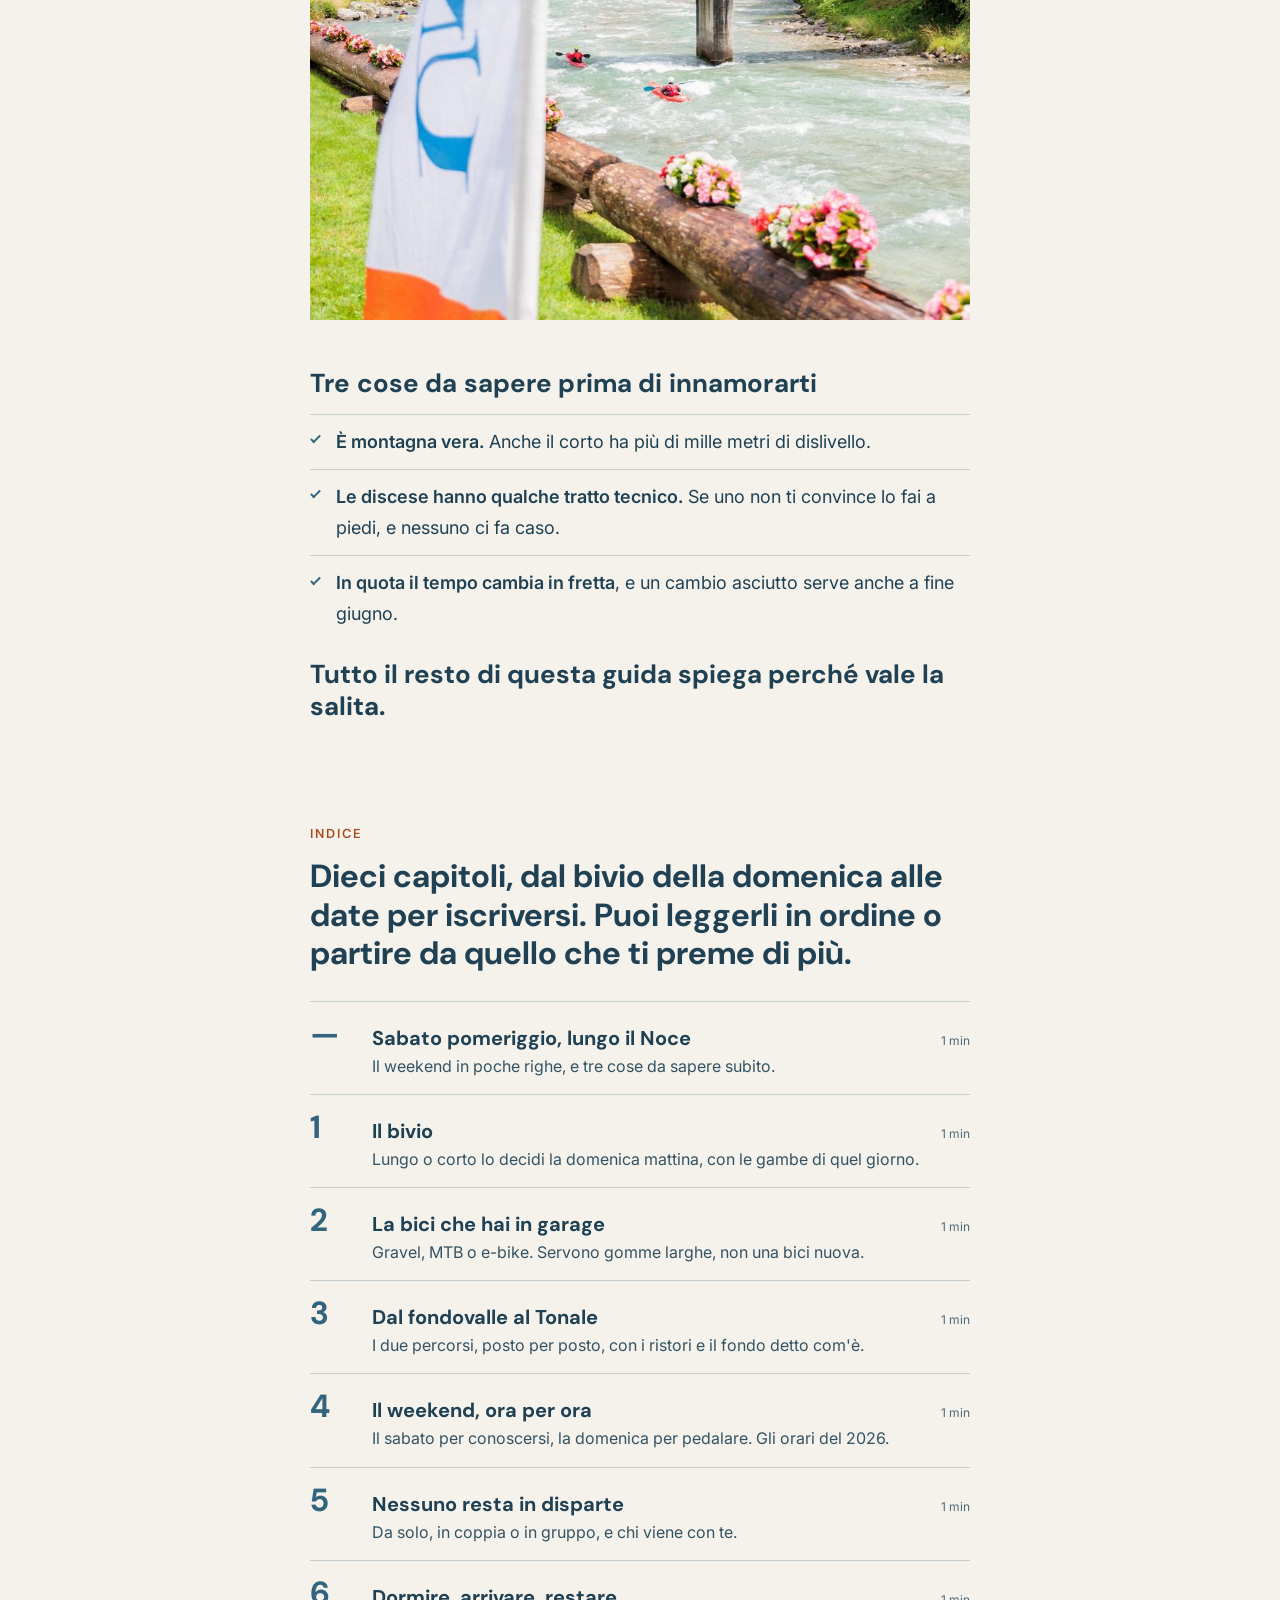
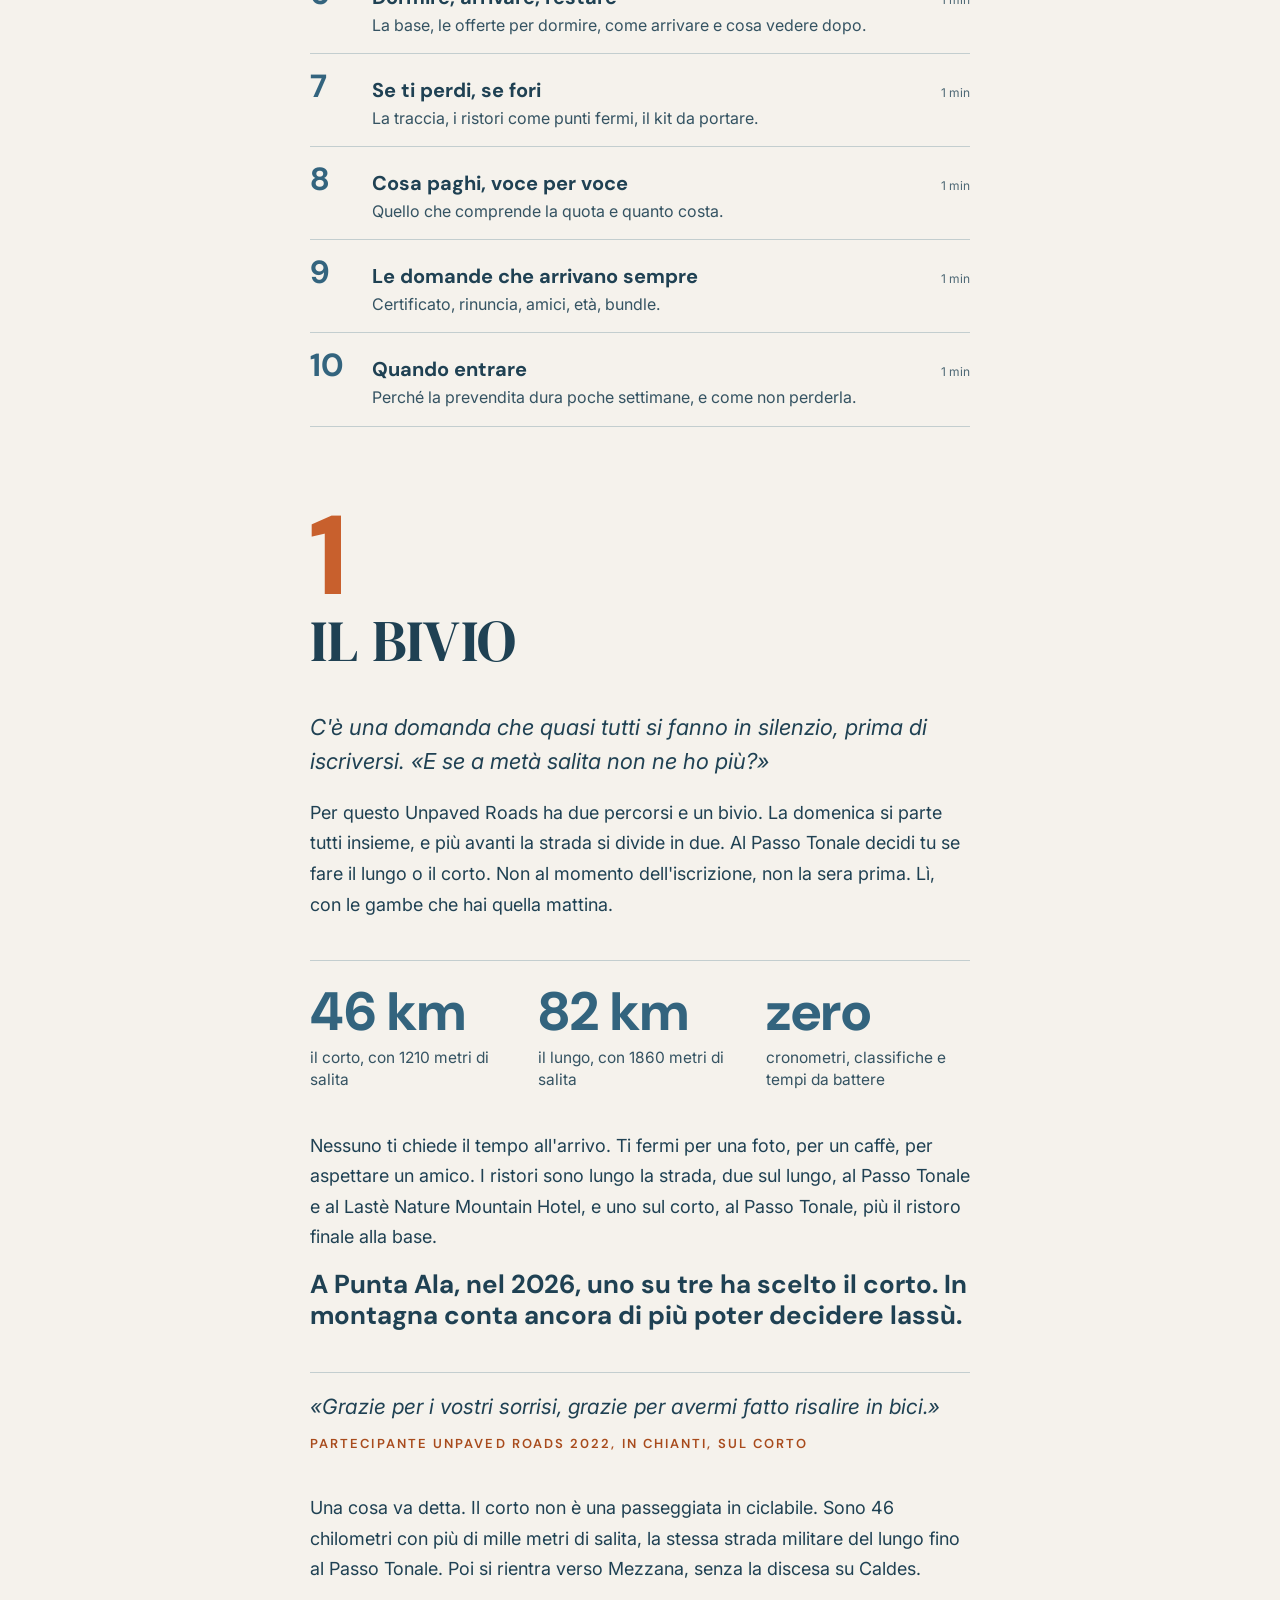
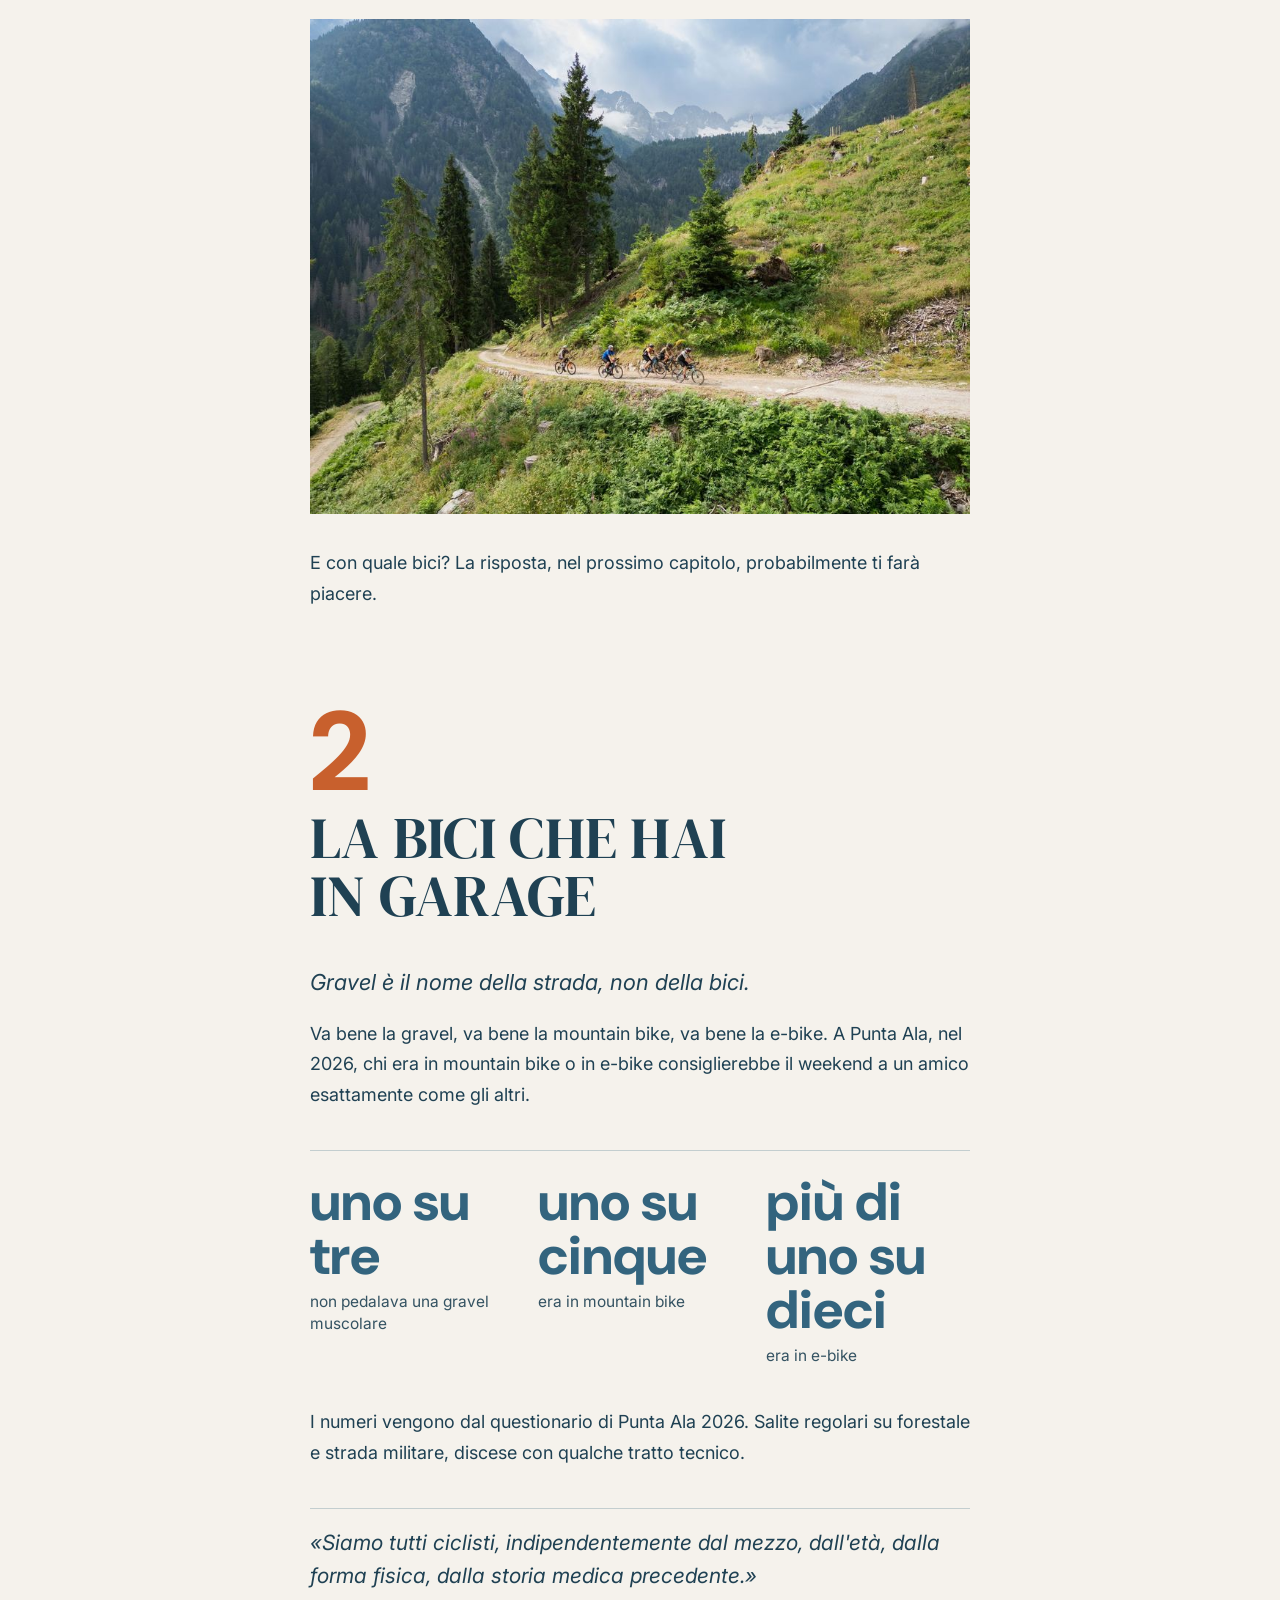
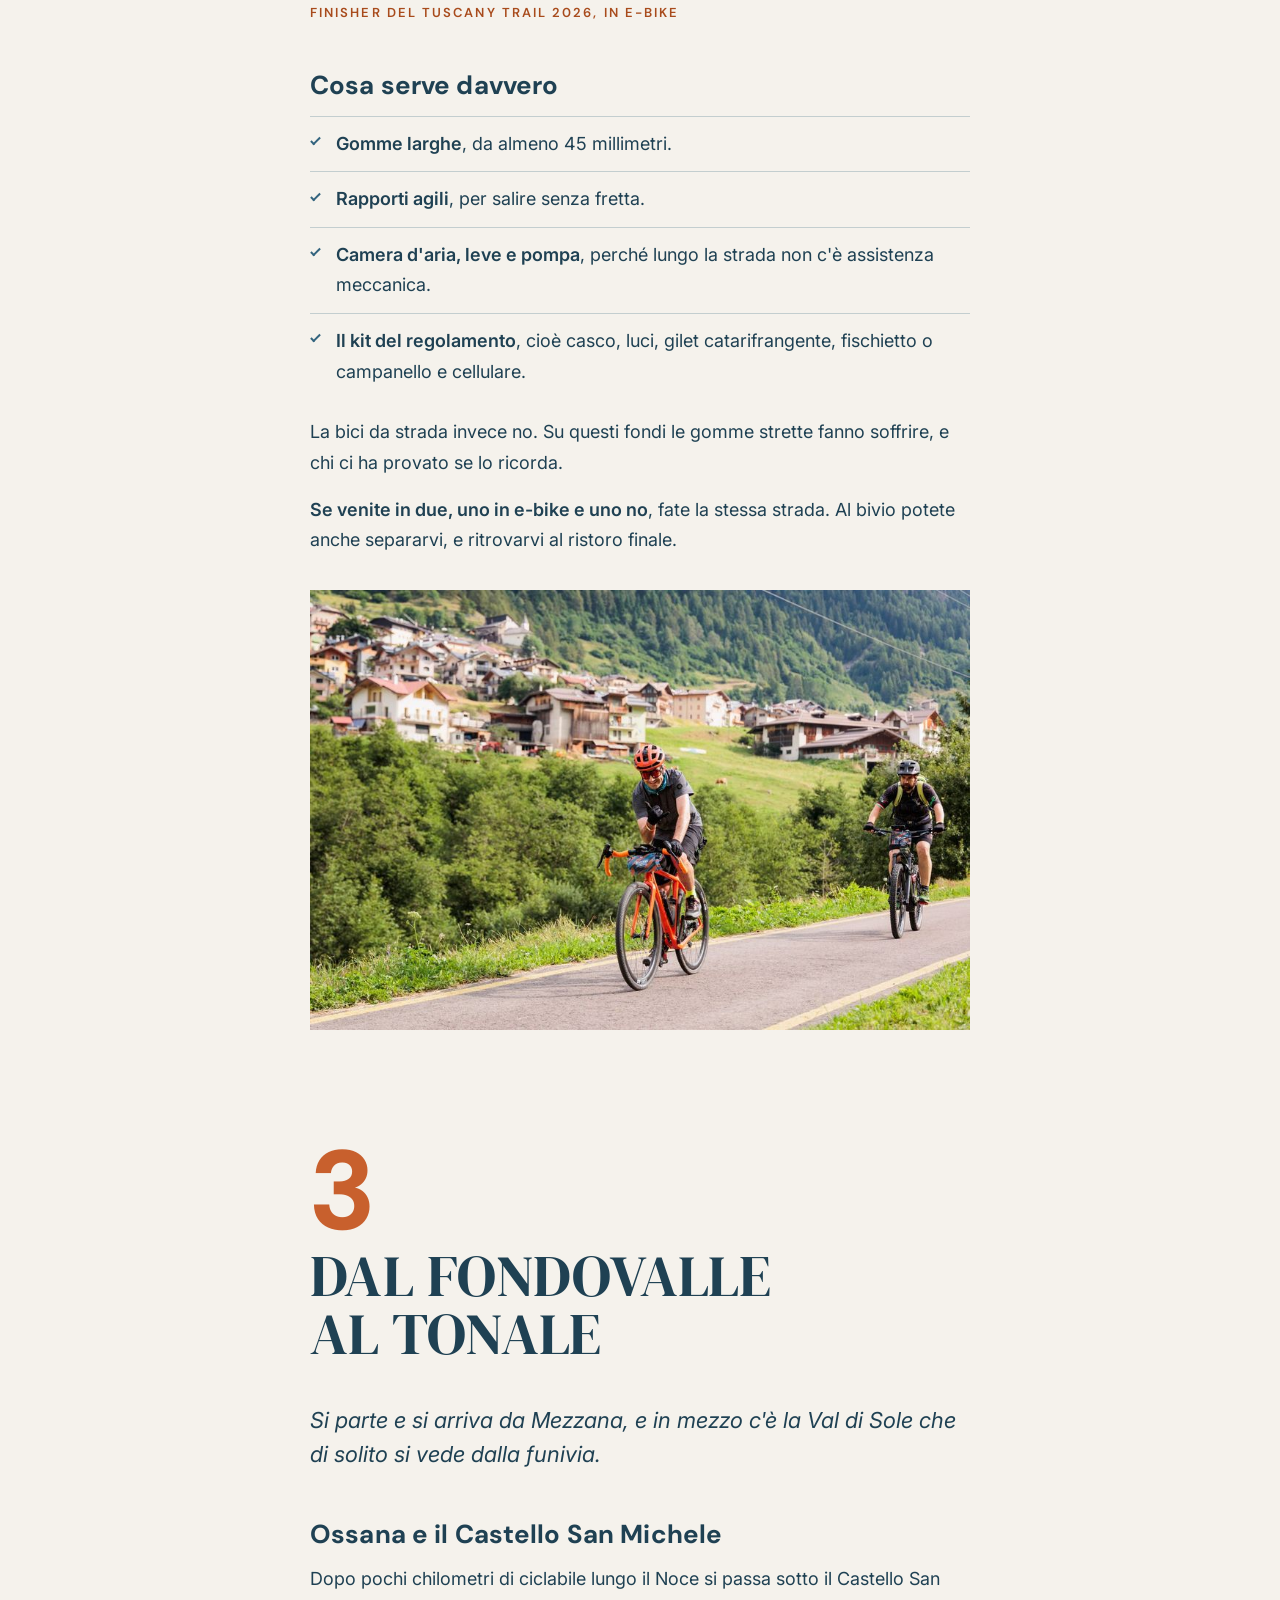
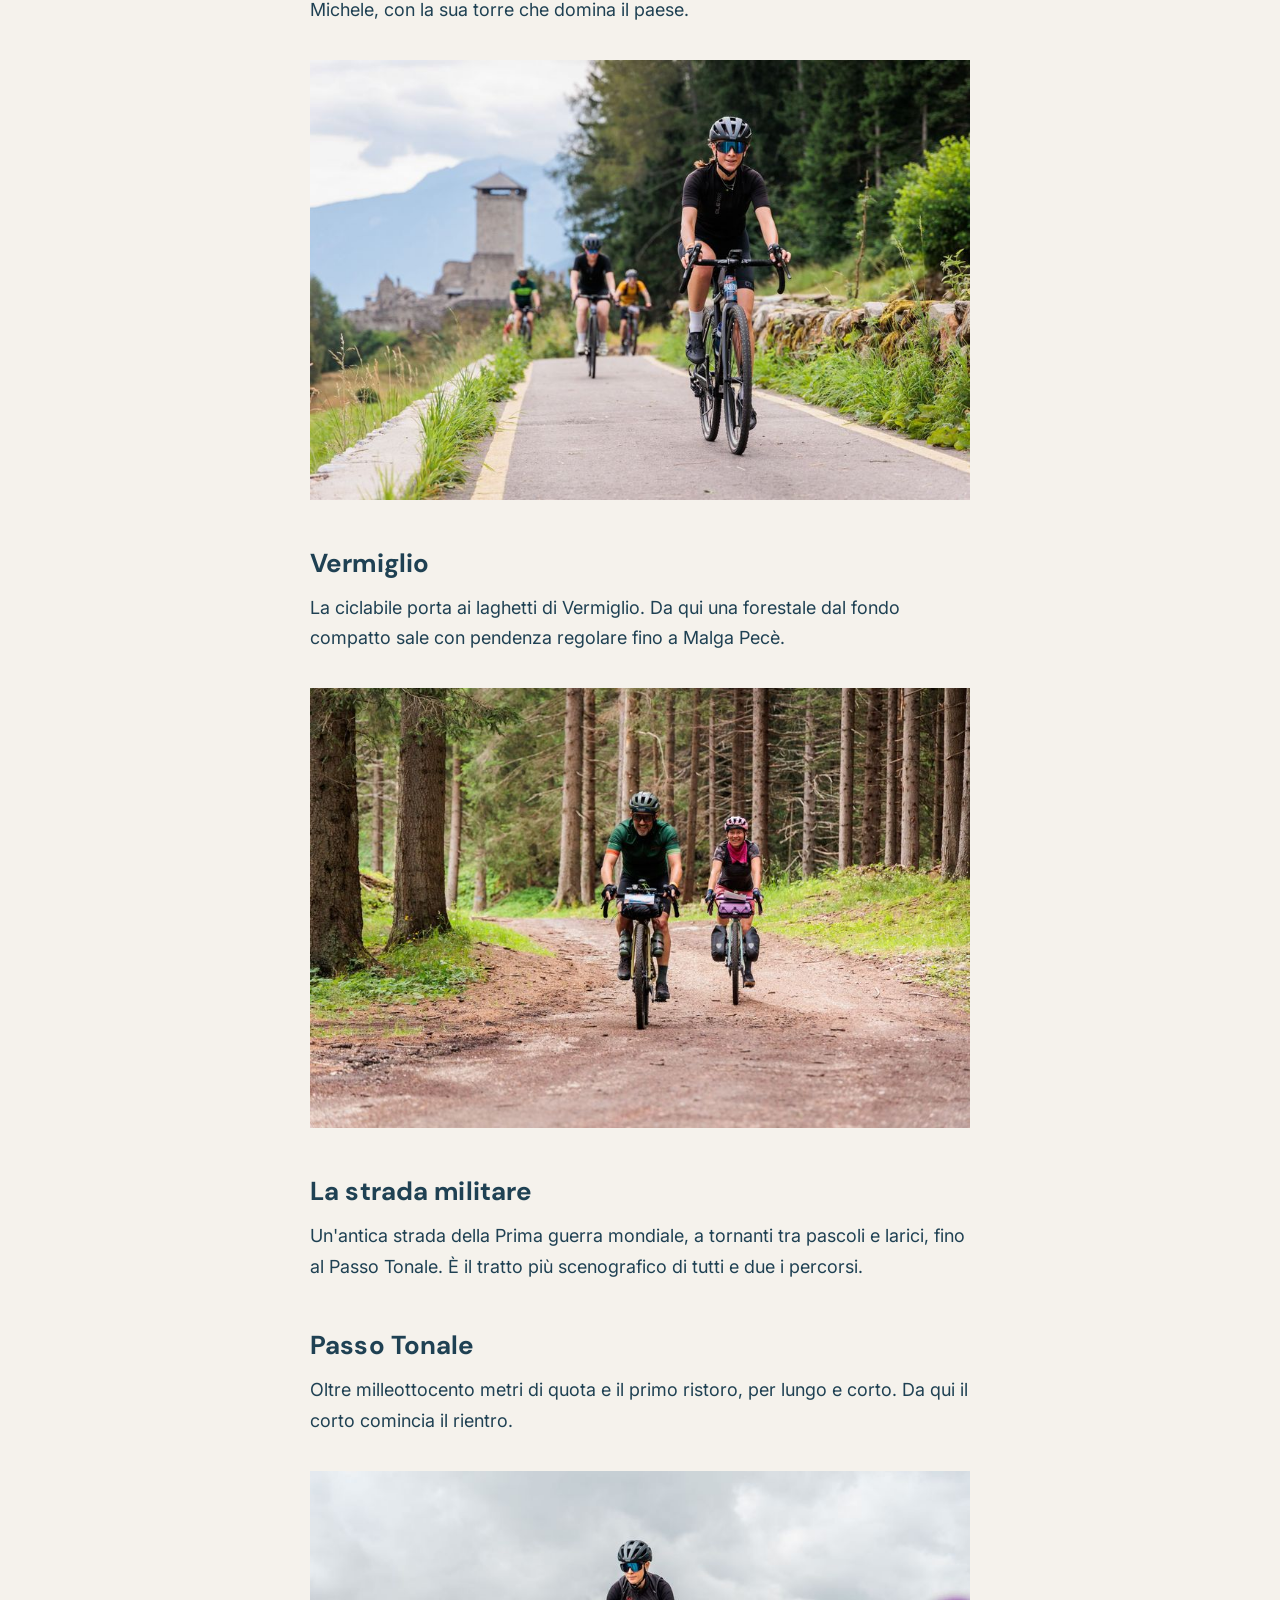
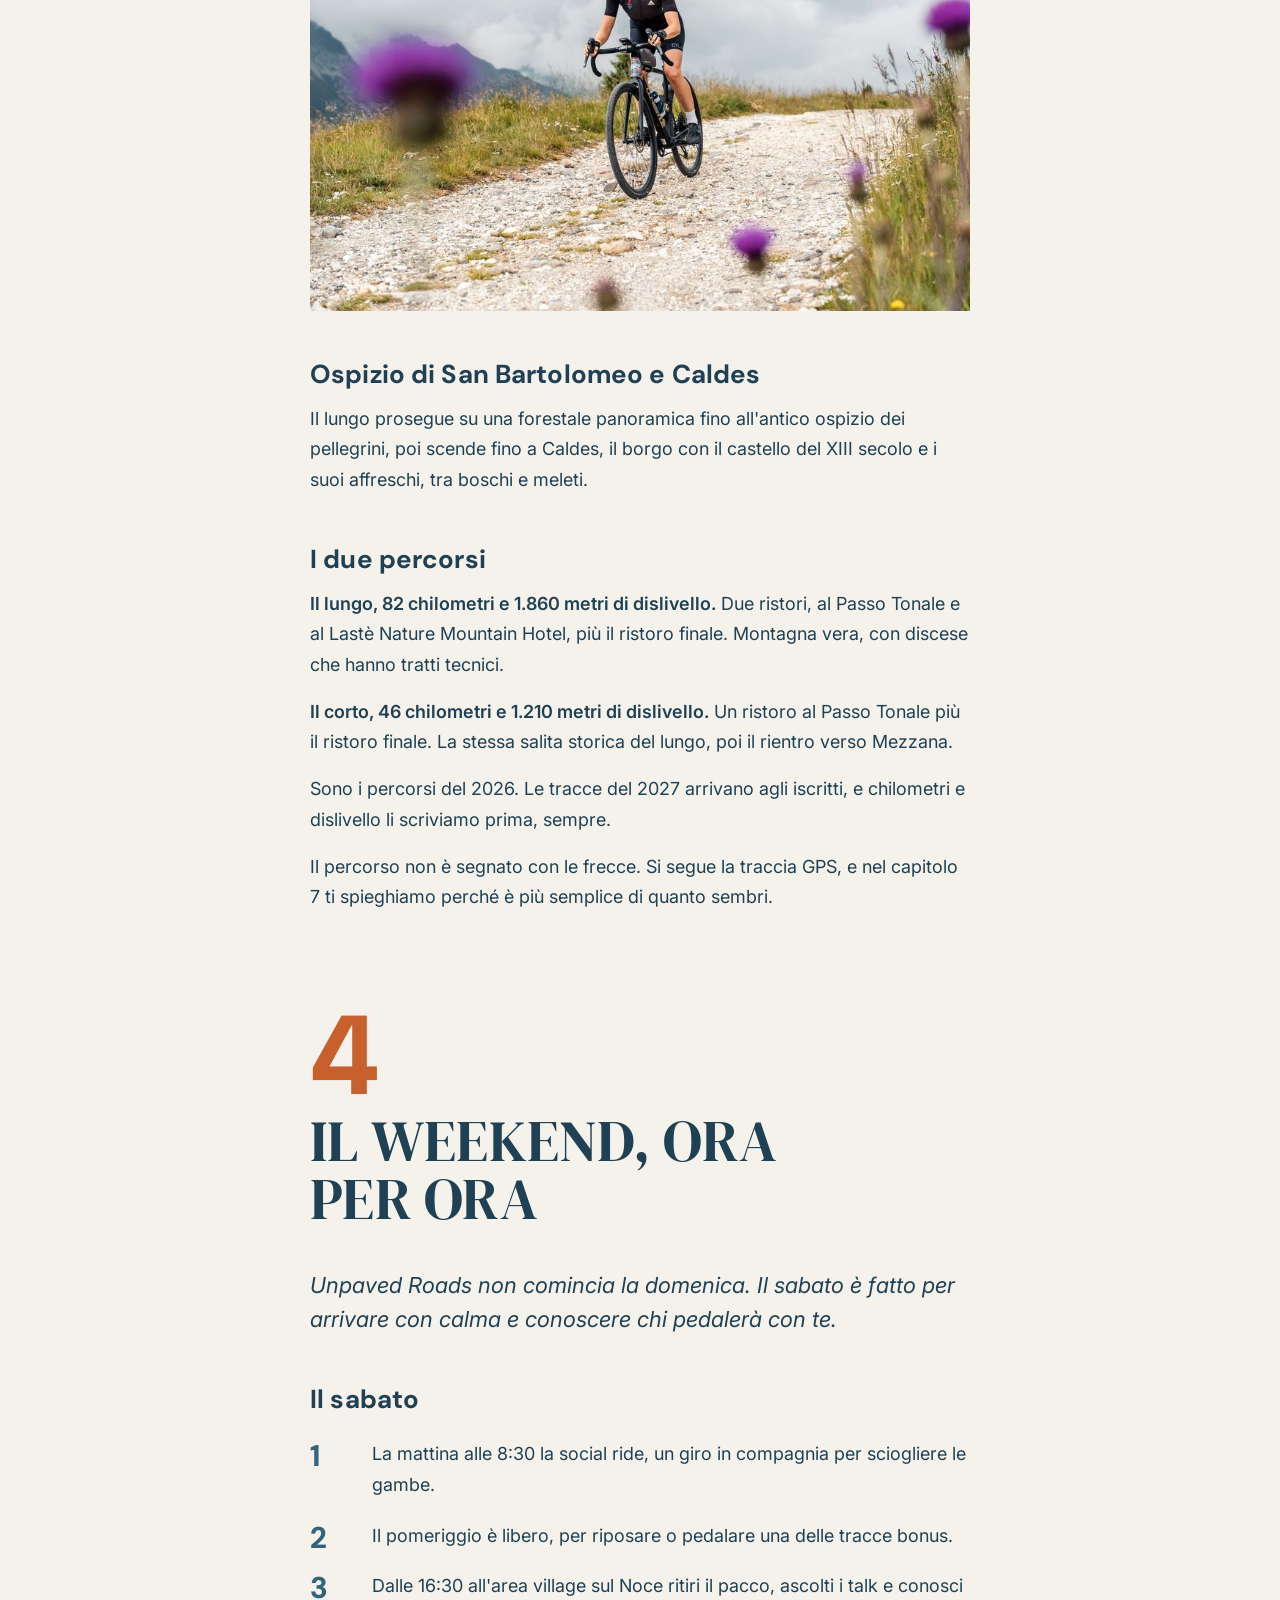
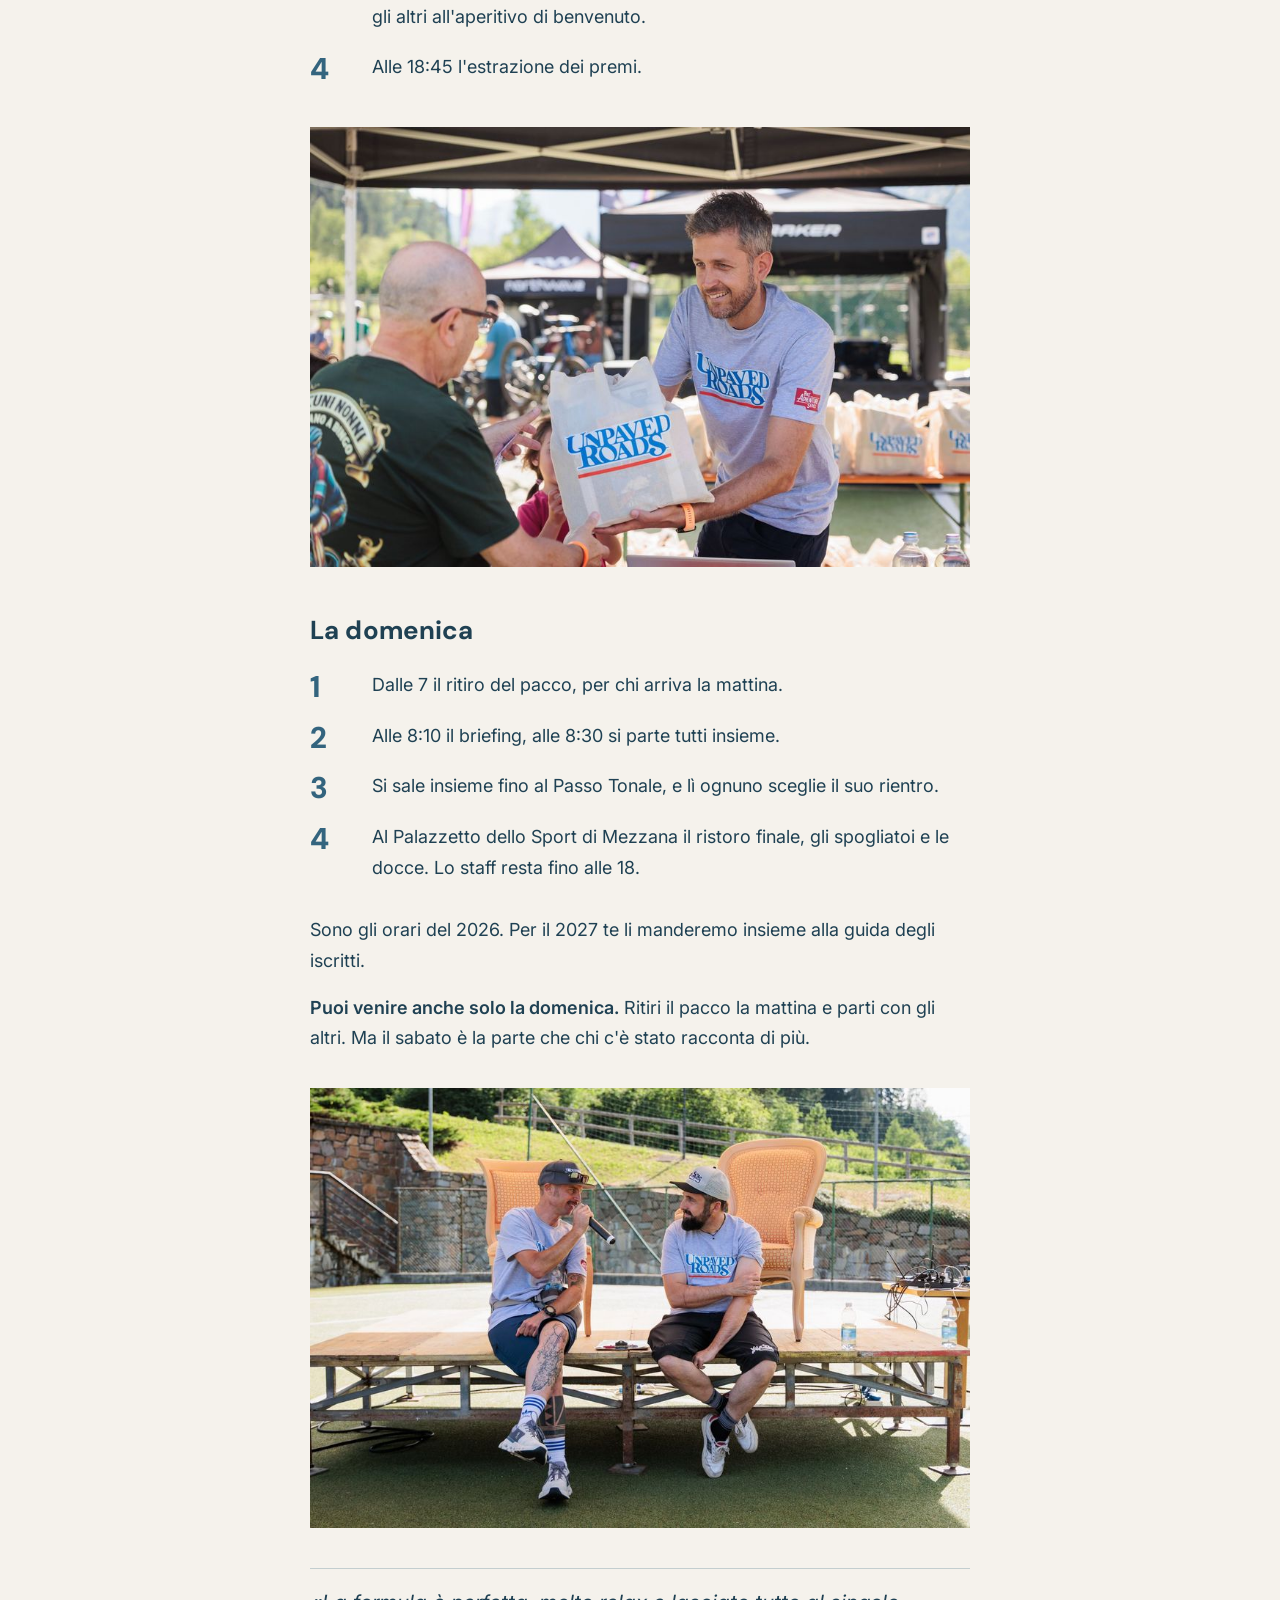
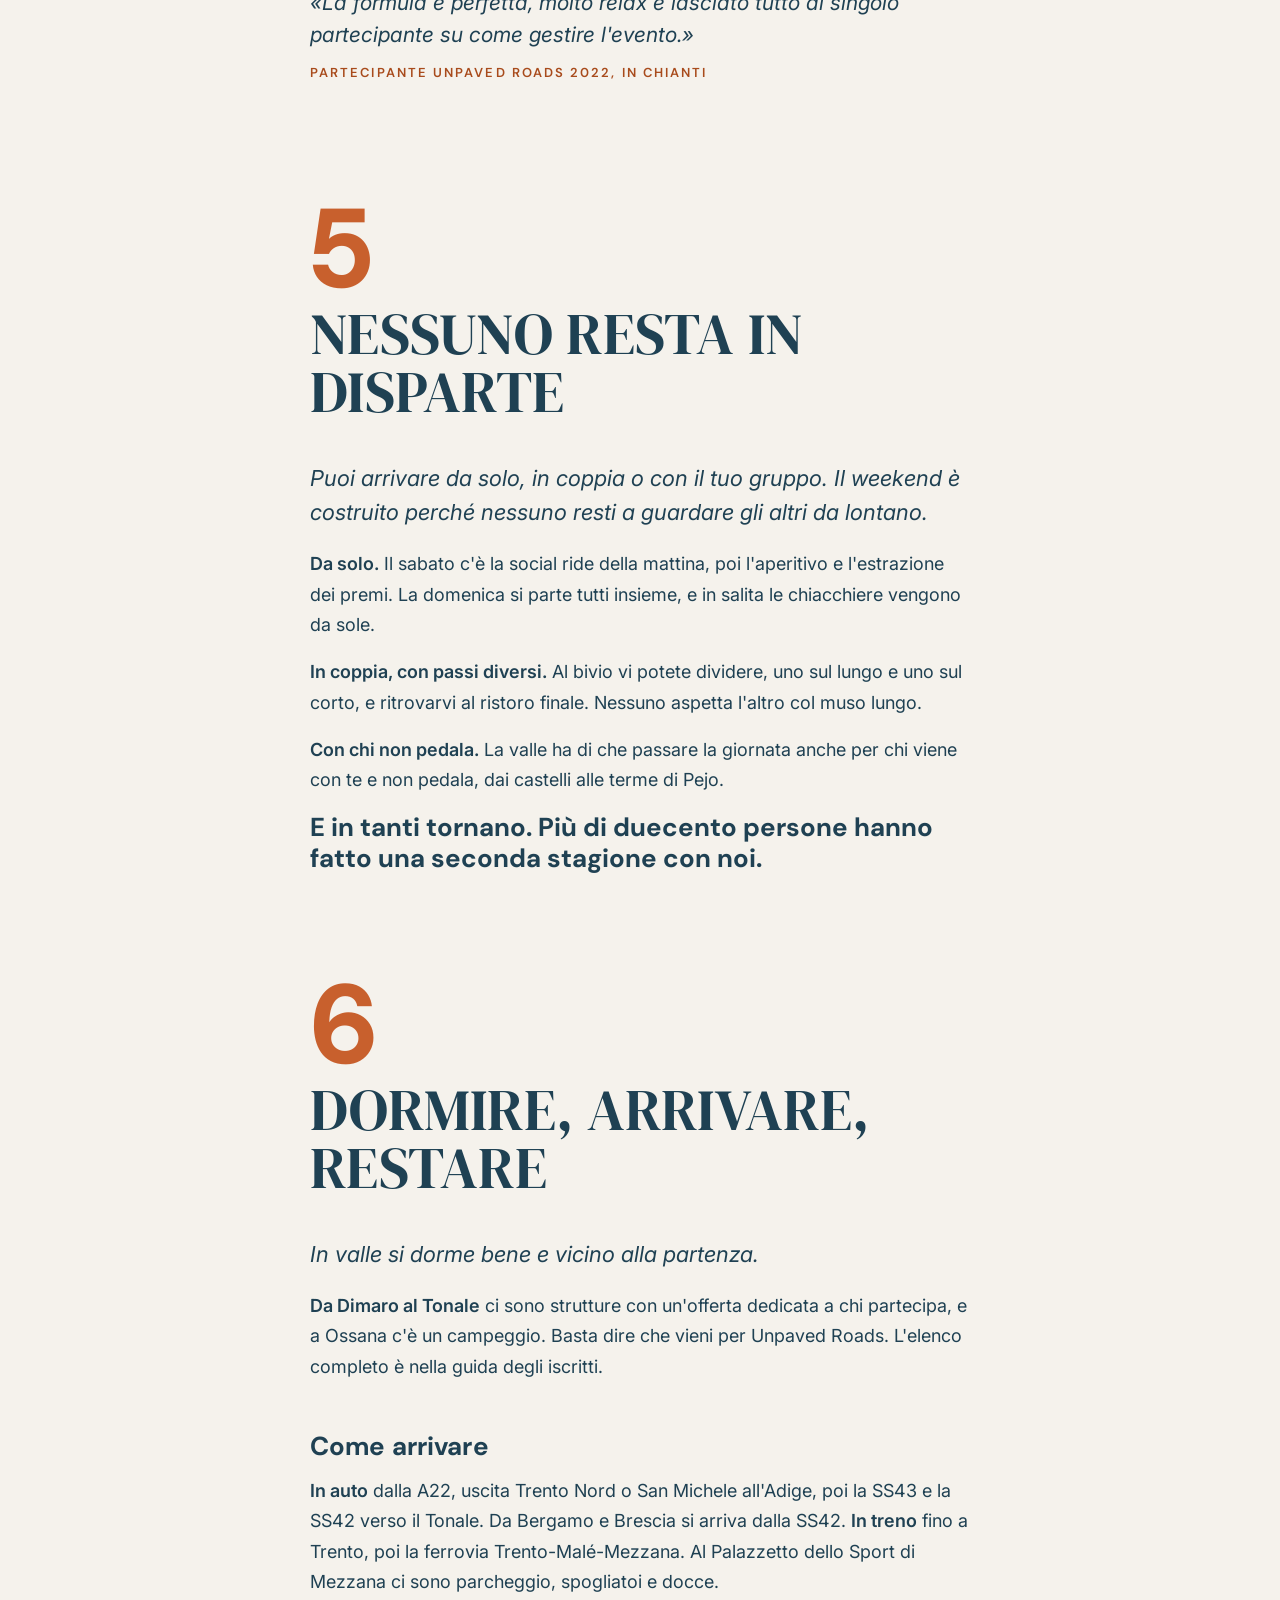
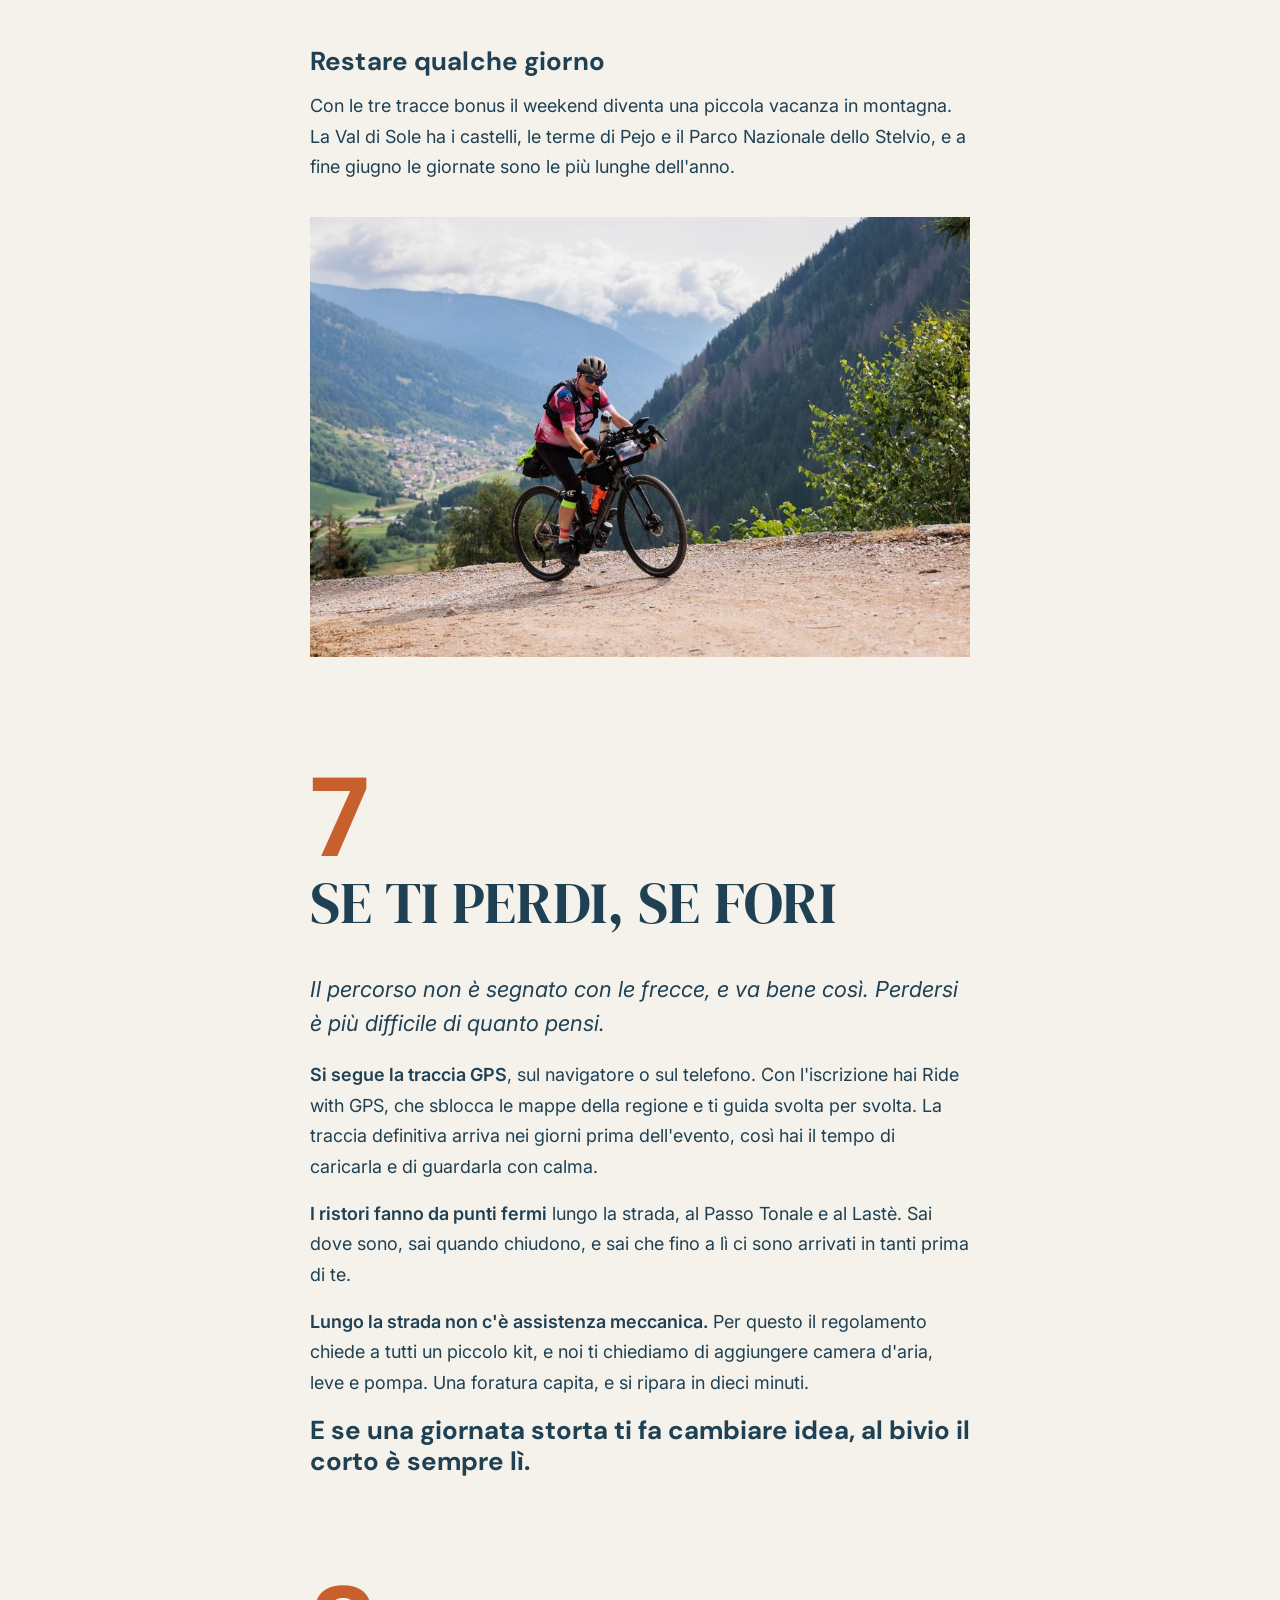
<file: guides/val-di-sole/index.html>
<!doctype html>
<html lang="it">
<head>
<meta charset="utf-8">
<meta name="viewport" content="width=device-width, initial-scale=1">
<title>La guida della Val di Sole · Unpaved Roads 2027</title>
<meta name="description" content="La guida di Unpaved Roads Val di Sole 2027. Com'è il weekend in montagna, quale percorso fa per te, che bici serve, dove dormire, cosa comprende la quota e quando iscriversi.">
<meta name="robots" content="noindex">
<meta property="og:title" content="Unpaved Roads Val di Sole 2027 · La guida">
<meta property="og:description" content="La guida di Unpaved Roads Val di Sole 2027. Com'è il weekend in montagna, quale percorso fa per te, che bici serve, dove dormire, cosa comprende la quota e quando iscriversi.">
<meta property="og:locale" content="it_IT">
<meta property="og:site_name" content="Unpaved Roads">
<meta property="og:type" content="website">
<meta name="twitter:card" content="summary_large_image">
<meta name="theme-color" content="#1f4153">
<link rel="preconnect" href="https://fonts.googleapis.com">
<link rel="preconnect" href="https://fonts.gstatic.com" crossorigin>
<link rel="stylesheet" href="https://fonts.googleapis.com/css2?family=DM+Sans:wght@500;600;700;800&family=DM+Serif+Display&family=Inter:ital,wght@0,400;0,500;0,700;1,400&display=swap">
<link rel="stylesheet" href="../tema/tokens.css?v=1">
<link rel="stylesheet" href="../tema/guide.css?v=1">
<link rel="stylesheet" href="../chrome.css?v=1">
</head>
<body>

<!-- ============ barra in alto (compare dopo la copertina) ============ -->
<header class="barra-top" id="barra">
  <a class="marchio" href="#inizio">Unpaved Roads <span>· La guida della Val di Sole</span></a>
  <div class="azioni">
    <button class="btn-ico" type="button" data-apri-cerca aria-label="Cerca nella guida"><svg viewBox="0 0 24 24" fill="none" stroke="currentColor" stroke-width="2" stroke-linecap="round"><circle cx="11" cy="11" r="7"/><path d="m20 20-3.5-3.5"/></svg><span class="etic">Cerca</span></button>
    <button class="btn-ico" type="button" data-apri-indice aria-label="Apri l'indice"><svg viewBox="0 0 24 24" fill="none" stroke="currentColor" stroke-width="2" stroke-linecap="round"><path d="M9 6h11M9 12h11M9 18h11"/><circle cx="4.5" cy="6" r="1" fill="currentColor"/><circle cx="4.5" cy="12" r="1" fill="currentColor"/><circle cx="4.5" cy="18" r="1" fill="currentColor"/></svg><span class="etic">Indice</span></button>
  </div>
  <div class="progresso" id="progresso"></div>
</header>

<!-- ============ copertina ============ -->
<section class="copertina guida" id="inizio">
  <img width="1600" height="1067" src="../foto/vds-copertina.jpg" srcset="../foto/vds-copertina-800.jpg 900w, ../foto/vds-copertina.jpg 1600w" sizes="100vw" alt="Ciclisti gravel su una strada bianca in quota, con le cime della Val di Sole sullo sfondo" fetchpriority="high">
  <p class="spaziato">Unpaved Roads · Gravel senza classifiche · Bike Adventure Series</p>
  <div class="copertina-in">
    <p class="occhiello">Unpaved Roads 2027</p>
    <h1>Val di Sole</h1>
    <p class="laguida">La guida</p>
    <p class="dati">Sabato 26 e domenica 27 giugno 2027 · Mezzana, Val di Sole<br>Lungo o corto, lo decidi al bivio</p>
    <div class="bottoni">
      <a class="btn btn-bianco" href="#domenica-mattina">Comincia da qui</a>
    </div>
  </div>
</section>

<nav class="binario" id="binario" aria-label="Capitoli"><p class="bt">Capitoli</p><ol></ol></nav>

<main class="guida" id="guida">
<div class="colonna">

<!-- ============ prologo ============ -->
<section class="cap" id="domenica-mattina" data-n="" data-titolo="Sabato pomeriggio, lungo il Noce" data-sommario="Il weekend in poche righe, e tre cose da sapere subito.">
  <header class="cap-testa"><h2>Sabato pomeriggio, lungo il Noce</h2></header>

  <p class="apertura">Sabato pomeriggio, Mezzana. Accanto all'area village il Noce corre veloce come sempre, e sotto i gazebo si ritira il pacco.</p>
  <p>C'è chi è arrivato in mattinata per la social ride e chi è appena sceso dall'auto dopo ore di autostrada. Fra un bicchiere e l'altro si guarda in alto, verso il Passo Tonale. Domattina si sale lassù, tutti insieme, lungo un'antica strada militare, e a oltre milleottocento metri ognuno sceglierà il suo rientro.</p>
  <p>Questa guida racconta quel weekend, dal fondovalle al Tonale. L'abbiamo scritta partendo dalle domande che ci fanno prima di iscriversi, e dalle risposte di chi c'era.</p>
  <figure class="foto dentro-testo"><img width="1600" height="1067" loading="lazy" src="../foto/vds-village.jpg" srcset="../foto/vds-village-800.jpg 900w, ../foto/vds-village.jpg 1600w" sizes="(max-width:640px) 100vw, 700px" alt="Il Noce accanto all'area village, con una bandiera dell'evento e due canoe in acqua"></figure>

  <h3>Tre cose da sapere prima di innamorarti</h3>
  <ul class="dentro">
    <li><b>È montagna vera.</b> Anche il corto ha più di mille metri di dislivello.</li>
    <li><b>Le discese hanno qualche tratto tecnico.</b> Se uno non ti convince lo fai a piedi, e nessuno ci fa caso.</li>
    <li><b>In quota il tempo cambia in fretta</b>, e un cambio asciutto serve anche a fine giugno.</li>
  </ul>
  <p class="forte">Tutto il resto di questa guida spiega perché vale la salita.</p>
</section>

<!-- ============ indice ============ -->
<section class="indice" id="indice" aria-labelledby="indice-tit">
  <h2 id="indice-tit">Indice</h2>
  <p class="sottotitolo">Dieci capitoli, dal bivio della domenica alle date per iscriversi. Puoi leggerli in ordine o partire da quello che ti preme di più.</p>
  <ol class="voci-indice" id="voci-indice"></ol>
</section>

<!-- ============ 1 ============ -->
<section class="cap" id="il-bivio" data-n="1" data-titolo="Il bivio" data-sommario="Lungo o corto lo decidi la domenica mattina, con le gambe di quel giorno.">
  <header class="cap-testa"><span class="cap-num">1</span><h2>Il bivio</h2></header>

  <p class="apertura">C'è una domanda che quasi tutti si fanno in silenzio, prima di iscriversi. «E se a metà salita non ne ho più?»</p>
  <p>Per questo Unpaved Roads ha due percorsi e un bivio. La domenica si parte tutti insieme, e più avanti la strada si divide in due. Al Passo Tonale decidi tu se fare il lungo o il corto. Non al momento dell'iscrizione, non la sera prima. Lì, con le gambe che hai quella mattina.</p>
  <div class="box">
    <div class="grandi">
      <div class="grande"><strong>46 km</strong><span>il corto, con 1210 metri di salita</span></div>
      <div class="grande"><strong>82 km</strong><span>il lungo, con 1860 metri di salita</span></div>
      <div class="grande"><strong>zero</strong><span>cronometri, classifiche e tempi da battere</span></div>
    </div>
  </div>
  <p>Nessuno ti chiede il tempo all'arrivo. Ti fermi per una foto, per un caffè, per aspettare un amico. I ristori sono lungo la strada, due sul lungo, al Passo Tonale e al Lastè Nature Mountain Hotel, e uno sul corto, al Passo Tonale, più il ristoro finale alla base.</p>
  <p class="forte">A Punta Ala, nel 2026, uno su tre ha scelto il corto. In montagna conta ancora di più poter decidere lassù.</p>
  <blockquote class="voce"><p>«Grazie per i vostri sorrisi, grazie per avermi fatto risalire in bici.»</p><cite>Partecipante Unpaved Roads 2022, in Chianti, sul corto</cite></blockquote>
  <p>Una cosa va detta. Il corto non è una passeggiata in ciclabile. Sono 46 chilometri con più di mille metri di salita, la stessa strada militare del lungo fino al Passo Tonale. Poi si rientra verso Mezzana, senza la discesa su Caldes.</p>
  <figure class="foto dentro-testo"><img width="1600" height="1200" loading="lazy" src="../foto/vds-bivio.jpg" srcset="../foto/vds-bivio-800.jpg 900w, ../foto/vds-bivio.jpg 1600w" sizes="(max-width:640px) 100vw, 700px" alt="Una strada bianca a mezza costa sotto le cime, con un gruppo di ciclisti che sale tra prati e abeti"></figure>
  <p>E con quale bici? La risposta, nel prossimo capitolo, probabilmente ti farà piacere.</p>
</section>

<!-- ============ 2 ============ -->
<section class="cap" id="la-bici" data-n="2" data-titolo="La bici che hai in garage" data-sommario="Gravel, MTB o e-bike. Servono gomme larghe, non una bici nuova.">
  <header class="cap-testa"><span class="cap-num">2</span><h2>La bici che hai in garage</h2></header>

  <p class="apertura">Gravel è il nome della strada, non della bici.</p>
  <p>Va bene la gravel, va bene la mountain bike, va bene la e-bike. A Punta Ala, nel 2026, chi era in mountain bike o in e-bike consiglierebbe il weekend a un amico esattamente come gli altri.</p>
  <div class="box">
    <div class="grandi">
      <div class="grande"><strong>uno su tre</strong><span>non pedalava una gravel muscolare</span></div>
      <div class="grande"><strong>uno su cinque</strong><span>era in mountain bike</span></div>
      <div class="grande"><strong>più di uno su dieci</strong><span>era in e-bike</span></div>
    </div>
  </div>
  <p>I numeri vengono dal questionario di Punta Ala 2026. Salite regolari su forestale e strada militare, discese con qualche tratto tecnico.</p>
  <blockquote class="voce"><p>«Siamo tutti ciclisti, indipendentemente dal mezzo, dall'età, dalla forma fisica, dalla storia medica precedente.»</p><cite>Finisher del Tuscany Trail 2026, in e-bike</cite></blockquote>

  <h3>Cosa serve davvero</h3>
  <ul class="dentro">
    <li><b>Gomme larghe</b>, da almeno 45 millimetri.</li>
    <li><b>Rapporti agili</b>, per salire senza fretta.</li>
    <li><b>Camera d'aria, leve e pompa</b>, perché lungo la strada non c'è assistenza meccanica.</li>
    <li><b>Il kit del regolamento</b>, cioè casco, luci, gilet catarifrangente, fischietto o campanello e cellulare.</li>
  </ul>
  <p>La bici da strada invece no. Su questi fondi le gomme strette fanno soffrire, e chi ci ha provato se lo ricorda.</p>
  <p><b>Se venite in due, uno in e-bike e uno no</b>, fate la stessa strada. Al bivio potete anche separarvi, e ritrovarvi al ristoro finale.</p>
  <figure class="foto dentro-testo"><img width="1600" height="1067" loading="lazy" src="../foto/vds-bici.jpg" srcset="../foto/vds-bici-800.jpg 900w, ../foto/vds-bici.jpg 1600w" sizes="(max-width:640px) 100vw, 700px" alt="Due ciclisti gravel sulla ciclabile della Val di Sole, con un paese di montagna alle spalle"></figure>
</section>

<!-- ============ 3 ============ -->
<section class="cap" id="la-strada" data-n="3" data-titolo="Dal fondovalle al Tonale" data-sommario="I due percorsi, posto per posto, con i ristori e il fondo detto com'è.">
  <header class="cap-testa"><span class="cap-num">3</span><h2>Dal fondovalle al Tonale</h2></header>

  <p class="apertura">Si parte e si arriva da Mezzana, e in mezzo c'è la Val di Sole che di solito si vede dalla funivia.</p>

  <h3>Ossana e il Castello San Michele</h3>
  <p>Dopo pochi chilometri di ciclabile lungo il Noce si passa sotto il Castello San Michele, con la sua torre che domina il paese.</p>
  <figure class="foto dentro-testo"><img width="1600" height="1067" loading="lazy" src="../foto/vds-ossana.jpg" srcset="../foto/vds-ossana-800.jpg 900w, ../foto/vds-ossana.jpg 1600w" sizes="(max-width:640px) 100vw, 700px" alt="Una ciclista sulla ciclabile in salita, con la torre del Castello San Michele di Ossana alle spalle"></figure>

  <h3>Vermiglio</h3>
  <p>La ciclabile porta ai laghetti di Vermiglio. Da qui una forestale dal fondo compatto sale con pendenza regolare fino a Malga Pecè.</p>
  <figure class="foto dentro-testo"><img width="1600" height="1067" loading="lazy" src="../foto/vds-forestale.jpg" srcset="../foto/vds-forestale-800.jpg 900w, ../foto/vds-forestale.jpg 1600w" sizes="(max-width:640px) 100vw, 700px" alt="Due ciclisti su una strada forestale tra gli abeti"></figure>

  <h3>La strada militare</h3>
  <p>Un'antica strada della Prima guerra mondiale, a tornanti tra pascoli e larici, fino al Passo Tonale. È il tratto più scenografico di tutti e due i percorsi.</p>

  <h3>Passo Tonale</h3>
  <p>Oltre milleottocento metri di quota e il primo ristoro, per lungo e corto. Da qui il corto comincia il rientro.</p>
  <figure class="foto dentro-testo"><img width="1600" height="1067" loading="lazy" src="../foto/vds-tonale.jpg" srcset="../foto/vds-tonale-800.jpg 900w, ../foto/vds-tonale.jpg 1600w" sizes="(max-width:640px) 100vw, 700px" alt="Un ciclista su una strada bianca in quota, tra i cardi fioriti"></figure>

  <h3>Ospizio di San Bartolomeo e Caldes</h3>
  <p>Il lungo prosegue su una forestale panoramica fino all'antico ospizio dei pellegrini, poi scende fino a Caldes, il borgo con il castello del XIII secolo e i suoi affreschi, tra boschi e meleti.</p>

  <h3>I due percorsi</h3>

  <p><b>Il lungo, 82 chilometri e 1.860 metri di dislivello.</b> Due ristori, al Passo Tonale e al Lastè Nature Mountain Hotel, più il ristoro finale. Montagna vera, con discese che hanno tratti tecnici.</p>
  <p><b>Il corto, 46 chilometri e 1.210 metri di dislivello.</b> Un ristoro al Passo Tonale più il ristoro finale. La stessa salita storica del lungo, poi il rientro verso Mezzana.</p>
  <p>Sono i percorsi del 2026. Le tracce del 2027 arrivano agli iscritti, e chilometri e dislivello li scriviamo prima, sempre.</p>
  <p>Il percorso non è segnato con le frecce. Si segue la traccia GPS, e nel capitolo 7 ti spieghiamo perché è più semplice di quanto sembri.</p>
</section>

<!-- ============ 4 ============ -->
<section class="cap" id="il-weekend" data-n="4" data-titolo="Il weekend, ora per ora" data-sommario="Il sabato per conoscersi, la domenica per pedalare. Gli orari del 2026.">
  <header class="cap-testa"><span class="cap-num">4</span><h2>Il weekend, ora per ora</h2></header>

  <p class="apertura">Unpaved Roads non comincia la domenica. Il sabato è fatto per arrivare con calma e conoscere chi pedalerà con te.</p>
  <h3>Il sabato</h3>
  <ol class="passi">
    <li>La mattina alle 8:30 la social ride, un giro in compagnia per sciogliere le gambe.</li>
    <li>Il pomeriggio è libero, per riposare o pedalare una delle tracce bonus.</li>
    <li>Dalle 16:30 all'area village sul Noce ritiri il pacco, ascolti i talk e conosci gli altri all'aperitivo di benvenuto.</li>
    <li>Alle 18:45 l'estrazione dei premi.</li>
  </ol>
  <figure class="foto dentro-testo"><img width="1600" height="1067" loading="lazy" src="../foto/vds-pacco.jpg" srcset="../foto/vds-pacco-800.jpg 900w, ../foto/vds-pacco.jpg 1600w" sizes="(max-width:640px) 100vw, 700px" alt="Un volontario consegna la borsa del pacco evento Unpaved Roads a un partecipante, al village"></figure>
  <h3>La domenica</h3>
  <ol class="passi">
    <li>Dalle 7 il ritiro del pacco, per chi arriva la mattina.</li>
    <li>Alle 8:10 il briefing, alle 8:30 si parte tutti insieme.</li>
    <li>Si sale insieme fino al Passo Tonale, e lì ognuno sceglie il suo rientro.</li>
    <li>Al Palazzetto dello Sport di Mezzana il ristoro finale, gli spogliatoi e le docce. Lo staff resta fino alle 18.</li>
  </ol>
  <p>Sono gli orari del 2026. Per il 2027 te li manderemo insieme alla guida degli iscritti.</p>
  <p><b>Puoi venire anche solo la domenica.</b> Ritiri il pacco la mattina e parti con gli altri. Ma il sabato è la parte che chi c'è stato racconta di più.</p>
  <figure class="foto dentro-testo"><img width="1600" height="1066" loading="lazy" src="../foto/vds-talk.jpg" srcset="../foto/vds-talk-800.jpg 900w, ../foto/vds-talk.jpg 1600w" sizes="(max-width:640px) 100vw, 700px" alt="Due persone sedute sul palco del village durante i talk del sabato"></figure>
  <blockquote class="voce"><p>«La formula è perfetta, molto relax e lasciato tutto al singolo partecipante su come gestire l'evento.»</p><cite>Partecipante Unpaved Roads 2022, in Chianti</cite></blockquote>
</section>

<!-- ============ 5 ============ -->
<section class="cap" id="in-compagnia" data-n="5" data-titolo="Nessuno resta in disparte" data-sommario="Da solo, in coppia o in gruppo, e chi viene con te.">
  <header class="cap-testa"><span class="cap-num">5</span><h2>Nessuno resta in disparte</h2></header>

  <p class="apertura">Puoi arrivare da solo, in coppia o con il tuo gruppo. Il weekend è costruito perché nessuno resti a guardare gli altri da lontano.</p>
  <p><b>Da solo.</b> Il sabato c'è la social ride della mattina, poi l'aperitivo e l'estrazione dei premi. La domenica si parte tutti insieme, e in salita le chiacchiere vengono da sole.</p>
  <p><b>In coppia, con passi diversi.</b> Al bivio vi potete dividere, uno sul lungo e uno sul corto, e ritrovarvi al ristoro finale. Nessuno aspetta l'altro col muso lungo.</p>
  <p><b>Con chi non pedala.</b> La valle ha di che passare la giornata anche per chi viene con te e non pedala, dai castelli alle terme di Pejo.</p>
  <p class="forte">E in tanti tornano. Più di duecento persone hanno fatto una seconda stagione con noi.</p>
</section>

<!-- ============ 6 ============ -->
<section class="cap" id="dormire-arrivare" data-n="6" data-titolo="Dormire, arrivare, restare" data-sommario="La base, le offerte per dormire, come arrivare e cosa vedere dopo.">
  <header class="cap-testa"><span class="cap-num">6</span><h2>Dormire, arrivare, restare</h2></header>

  <p class="apertura">In valle si dorme bene e vicino alla partenza.</p>
  <p><b>Da Dimaro al Tonale</b> ci sono strutture con un'offerta dedicata a chi partecipa, e a Ossana c'è un campeggio. Basta dire che vieni per Unpaved Roads. L'elenco completo è nella guida degli iscritti.</p>
  <h3>Come arrivare</h3>
  <p><b>In auto</b> dalla A22, uscita Trento Nord o San Michele all'Adige, poi la SS43 e la SS42 verso il Tonale. Da Bergamo e Brescia si arriva dalla SS42. <b>In treno</b> fino a Trento, poi la ferrovia Trento-Malé-Mezzana. Al Palazzetto dello Sport di Mezzana ci sono parcheggio, spogliatoi e docce.</p>
  <h3>Restare qualche giorno</h3>
  <p>Con le tre tracce bonus il weekend diventa una piccola vacanza in montagna. La Val di Sole ha i castelli, le terme di Pejo e il Parco Nazionale dello Stelvio, e a fine giugno le giornate sono le più lunghe dell'anno.</p>
  <figure class="foto dentro-testo"><img width="1600" height="1067" loading="lazy" src="../foto/vds-valle.jpg" srcset="../foto/vds-valle-800.jpg 900w, ../foto/vds-valle.jpg 1600w" sizes="(max-width:640px) 100vw, 700px" alt="Una ciclista in sella su uno sterrato, con la valle e i paesi sotto di lei"></figure>
</section>

<!-- ============ 7 ============ -->
<section class="cap" id="perdersi" data-n="7" data-titolo="Se ti perdi, se fori" data-sommario="La traccia, i ristori come punti fermi, il kit da portare.">
  <header class="cap-testa"><span class="cap-num">7</span><h2>Se ti perdi, se fori</h2></header>

  <p class="apertura">Il percorso non è segnato con le frecce, e va bene così. Perdersi è più difficile di quanto pensi.</p>
  <p><b>Si segue la traccia GPS</b>, sul navigatore o sul telefono. Con l'iscrizione hai Ride with GPS, che sblocca le mappe della regione e ti guida svolta per svolta. La traccia definitiva arriva nei giorni prima dell'evento, così hai il tempo di caricarla e di guardarla con calma.</p>
  <p><b>I ristori fanno da punti fermi</b> lungo la strada, al Passo Tonale e al Lastè. Sai dove sono, sai quando chiudono, e sai che fino a lì ci sono arrivati in tanti prima di te.</p>
  <p><b>Lungo la strada non c'è assistenza meccanica.</b> Per questo il regolamento chiede a tutti un piccolo kit, e noi ti chiediamo di aggiungere camera d'aria, leve e pompa. Una foratura capita, e si ripara in dieci minuti.</p>
  <p class="forte">E se una giornata storta ti fa cambiare idea, al bivio il corto è sempre lì.</p>
</section>

<!-- ============ 8 ============ -->
<section class="cap" id="la-quota" data-n="8" data-titolo="Cosa paghi, voce per voce" data-sommario="Quello che comprende la quota e quanto costa.">
  <header class="cap-testa"><span class="cap-num">8</span><h2>Cosa paghi, voce per voce</h2></header>

  <p class="apertura">Una traccia si trova anche gratis. Un weekend così no.</p>
  <p>La quota paga il weekend già organizzato, tutto quello che un giro fatto da soli non ha. Ecco cosa comprende, voce per voce, come nel 2026.</p>
  <ul class="dentro">
    <li>Traccia GPX del lungo e del corto, disegnata dopo i nostri sopralluoghi</li>
    <li>Ride with GPS per sbloccare le mappe regionali e navigare dal telefono</li>
    <li>Cartina con i due percorsi e le altimetrie</li>
    <li>Due ristori lungo il percorso, uno sul corto, e il ristoro finale</li>
    <li>Aperitivo di benvenuto il sabato pomeriggio</li>
    <li>Palazzetto dello Sport di Mezzana con bagni, docce e parcheggio, il sabato e la domenica</li>
    <li>Lavaggio bici</li>
    <li>Fotografi e videomaker lungo il percorso, per le foto e i video del tuo weekend</li>
    <li>Cappellino da ciclista Unpaved Roads, riservato agli iscritti</li>
    <li>Box con prodotti tipici del territorio, bottiglia di vino Unpaved Roads e bottiglietta di amaro</li>
    <li>Banner da manubrio</li>
    <li>Guida digitale con parcheggi, trasporti, hotel e tutto il resto</li>
    <li>Guida turistica del territorio e tre tracce bonus per esplorare la zona</li>
    <li>Offerta dedicata per dormire (il pernottamento non è compreso)</li>
    <li>Accesso alla community, punti e badge Bike Adventure Series, vantaggi dei partner della serie</li>
  </ul>
  <figure class="foto dentro-testo"><img width="1600" height="1067" loading="lazy" src="../foto/vds-banner.jpg" srcset="../foto/vds-banner-800.jpg 900w, ../foto/vds-banner.jpg 1600w" sizes="(max-width:640px) 100vw, 700px" alt="Il banner da manubrio di Unpaved Roads montato su una bici gravel"></figure>
  <h3>Quanto costa</h3>
  <div class="box">
    <div class="numeri">
      <div class="num"><span>Nel bundle col Tuscany Trail 2027, dal 1 novembre</span><b>109 €</b></div>
      <div class="num"><span>Iscrizione singola, nelle settimane della prevendita</span><b>109 €</b></div>
      <div class="num"><span>Iscrizione singola, dopo la prevendita</span><b>129 €</b></div>
      <div class="num"><span>Con la maglia Unpaved Roads disegnata da RH+</span><b>189 €</b></div>
    </div>
  </div>
  <blockquote class="voce"><p>«Soprattutto la cura nei dettagli, nel prendersi carico di ogni aspetto, senza trascurare nulla.»</p><cite>Partecipante Unpaved Roads 2022, in Chianti</cite></blockquote>
</section>

<!-- ============ 9 ============ -->
<section class="cap" id="domande" data-n="9" data-titolo="Le domande che arrivano sempre" data-sommario="Certificato, rinuncia, amici, età, bundle.">
  <header class="cap-testa"><span class="cap-num">9</span><h2>Le domande che arrivano sempre</h2></header>

  <p class="apertura">Ogni anno ce le fanno in tanti, per email e su WhatsApp. Eccole tutte insieme.</p>
  <nav class="domande-indice" aria-label="Le domande">
    <a href="#d1">1 · Serve il certificato medico?</a>
    <a href="#d2">2 · E se poi non posso venire?</a>
    <a href="#d3">3 · Posso iscrivere un amico?</a>
    <a href="#d4">4 · C'è un'età minima?</a>
    <a href="#d5">5 · Faccio anche il Tuscany Trail</a>
  </nav>

  <div class="domanda" id="d1">
    <div class="domanda-tit"><span>1</span><h3>«Serve il certificato medico, se non è una gara?»</h3></div>
    <p><b>Sì, per la sicurezza di chi pedala.</b> Va bene il certificato di idoneità all'attività sportiva di particolare ed elevato impegno cardiovascolare, oppure il certificato agonistico per il ciclismo, valido fino al giorno dell'evento. Non serve il giorno dell'iscrizione. Lo carichi nella tua area personale di Bike Adventure Series entro 30 giorni prima dell'evento.</p>
  </div>

  <div class="domanda" id="d2">
    <div class="domanda-tit"><span>2</span><h3>«E se poi non posso venire?»</h3></div>
    <p>Te lo diciamo chiaro, una volta sola. <b>La quota non si rimborsa e l'iscrizione non si può cedere</b> a un'altra persona. Se invece è l'evento a saltare per cause di forza maggiore, la quota vale per l'edizione successiva, con un contributo di 14 €. Il resto è nel regolamento, che conviene leggere prima di iscriversi.</p>
  </div>

  <div class="domanda" id="d3">
    <div class="domanda-tit"><span>3</span><h3>«Posso iscrivere un amico?»</h3></div>
    <p><b>Puoi pagare per lui</b>, ma l'iscrizione va fatta con il suo account Bike Adventure Series, perché il certificato medico e i dati sono personali.</p>
  </div>

  <div class="domanda" id="d4">
    <div class="domanda-tit"><span>4</span><h3>«C'è un'età minima?»</h3></div>
    <p><b>Diciotto anni</b>, compiuti al momento dell'iscrizione. Un'età massima invece non c'è.</p>
  </div>

  <div class="domanda" id="d5">
    <div class="domanda-tit"><span>5</span><h3>«Faccio anche il Tuscany Trail. Posso prendere tutti e due?»</h3></div>
    <p><b>Sì, ed è il modo più semplice.</b> Dal 1 novembre 2026 alle 11 il Tuscany Trail 2027 si compra in bundle insieme a un altro evento della Bike Adventure Series. Se scegli Val di Sole, nel bundle costa 109 €, nello stesso acquisto, prima che aprano le iscrizioni singole.</p>
  </div>
</section>

<!-- ============ 10 ============ -->
<section class="cap" id="quando-entrare" data-n="10" data-titolo="Quando entrare" data-sommario="Perché la prevendita dura poche settimane, e come non perderla.">
  <header class="cap-testa"><span class="cap-num">10</span><h2>Quando entrare</h2></header>

  <p class="apertura">Le iscrizioni a Unpaved Roads non restano aperte a lungo, e c'è un motivo semplice.</p>
  <p><b>Nelle ultime edizioni più di otto iscrizioni singole su dieci sono arrivate nelle prime due o tre settimane</b>, quelle della prevendita a 109 €. Dopo il prezzo sale a 129 €, e i posti sono limitati.</p>
  <ul class="dentro">
    <li><b>Il 1 novembre 2026 alle 11 apre il bundle col Tuscany Trail 2027.</b> Chi fa il Tuscany Trail aggiunge Val di Sole nello stesso acquisto, a 109 €.</li>
    <li><b>Le iscrizioni singole a Val di Sole aprono più avanti.</b> La data la sa per prima chi ha lasciato l'email.</li>
    <li><b>Si passa da Bike Adventure Series</b>, con un account personale. Crealo adesso, e il giorno dell'apertura ti bastano due minuti.</li>
  </ul>
  <figure class="foto dentro-testo"><img width="1600" height="1067" loading="lazy" src="../foto/vds-sorrisi.jpg" srcset="../foto/vds-sorrisi-800.jpg 900w, ../foto/vds-sorrisi.jpg 1600w" sizes="(max-width:640px) 100vw, 700px" alt="Due ciclisti sorridenti con le bici, in pausa durante il weekend in Val di Sole"></figure>

  <div class="date" id="lista">
    <h3>Il giorno dell'apertura ti scriviamo noi.</h3>
    <p>Se hai lasciato l'email per ricevere questa guida, sei fra le prime persone che avvisiamo, con la data e il link per iscriverti. Intanto puoi preparare il tuo account.</p>
    <a class="btn btn-bianco" href="https://www.bikeadventureseries.com/my-account/" target="_blank" rel="noopener">Crea il tuo account →</a>
  </div>

  <div class="firma">
    <p>Val di Sole · 26 e 27 giugno 2027</p>
    <p class="ride">Niente classifiche · niente cronometro</p>
    <p><b>Il team di Unpaved Roads</b></p>
  </div>

  <div class="ps">
    <p><b>P.S.</b> Sabato 26 e domenica 27 giugno 2027, in Val di Sole. Lungo o corto lo decidi la domenica mattina, e tutto il resto è già organizzato. Il bundle col Tuscany Trail apre il 1 novembre alle 11, le iscrizioni singole arrivano dopo, <b>e la prevendita dura poche settimane.</b></p>
  </div>
</section>

</div>
</main>

<footer>
  <div class="colonna">
    <span>Unpaved Roads · Val di Sole · 26 e 27 giugno 2027 · <a href="https://unpavedroads.cc/gravel-val-di-sole">unpavedroads.cc</a> · Parte della Bike Adventure Series</span>
    <span><a href="#indice">Indice</a> · <button type="button" data-stampa>Salva in PDF o stampa</button></span>
  </div>
</footer>

<!-- ============ cassetto indice ============ -->
<div class="velo" id="velo" data-chiudi-tutto></div>
<aside class="cassetto" id="cassetto" aria-label="Indice dei capitoli" aria-hidden="true">
  <div class="cassetto-testa"><b>Indice</b><button class="chiudi" type="button" data-chiudi-tutto aria-label="Chiudi l'indice"><svg viewBox="0 0 24 24" fill="none" stroke="currentColor" stroke-width="2" stroke-linecap="round"><path d="M6 6l12 12M18 6 6 18"/></svg></button></div>
  <ol id="cassetto-lista"></ol>
</aside>

<!-- ============ ricerca ============ -->
<div class="cerca" id="cerca" role="dialog" aria-modal="true" aria-label="Cerca nella guida">
  <div class="cerca-testa">
    <svg class="lente" viewBox="0 0 24 24" fill="none" stroke="currentColor" stroke-width="2" stroke-linecap="round"><circle cx="11" cy="11" r="7"/><path d="m20 20-3.5-3.5"/></svg>
    <input id="cerca-campo" type="search" placeholder="Cerca nella guida…" autocomplete="off" spellcheck="false" aria-label="Cosa cerchi">
    <button class="chiudi" type="button" data-chiudi-tutto aria-label="Chiudi la ricerca"><svg viewBox="0 0 24 24" fill="none" stroke="currentColor" stroke-width="2" stroke-linecap="round"><path d="M6 6l12 12M18 6 6 18"/></svg></button>
  </div>
  <div class="cerca-corpo"><div class="cerca-in">
    <p class="cerca-info" id="cerca-info">Prova con una di queste parole.</p>
    <div class="suggerimenti" id="suggerimenti">
      <button type="button">corto</button><button type="button">Tonale</button><button type="button">dislivello</button><button type="button">e-bike</button><button type="button">ristori</button><button type="button">dormire</button><button type="button">treno</button><button type="button">certificato</button><button type="button">bundle</button><button type="button">prezzo</button>
    </div>
    <ol class="risultati" id="risultati"></ol>
  </div></div>
</div>

<script src="../guida.js?v=1"></script>
</body>
</html>
</file>
<file: guides/tema/tokens.css>
/* ============================================================
   Unpaved Roads · token delle guide
   I colori sono quelli di unpavedroads.cc (src/styles/tokens.css del sito, ottobre 2026):
   petrolio #33647E e petrolio scuro #1F4153 della scritta del logo, ruggine #C8602D
   della barra del logo, polvere di strada bianca #F5F2EC.
   I nomi dei token restano quelli delle guide Tuscany Trail, NorthCape4000 e
   Trentino Gravel, così guide.css e chrome.css sono gli stessi file con le stesse classi.
   I font sono quelli del sito: DM Serif Display per i titoli, DM Sans per etichette
   e numeri, Inter per il testo.
   ============================================================ */

:root {
  /* --- Colori ---------------------------------------------------------
     Contrasti (WCAG AA, testo piccolo):
       --oro su --neve ................ 5,1:1  (occhielli, ruggine come testo)
       --muted su --neve .............. 6,9:1  (etichette)
       --blu su --neve ................ 5,6:1  (link e numeri)
     --oro-chiaro (la ruggine del logo) è solo per numeri grandi e segni. */
  --neve: #f5f2ec;         /* fondo della pagina, la polvere di strada bianca del sito */
  --paper: #ece6db;        /* fondo dei riquadri speciali */
  --blu: #33647e;          /* colore primario: numeri, bottoni, barre */
  --blu-notte: #1f4153;    /* hover del primario */
  --ghiaccio: #f2b48c;     /* testo secondario sul petrolio, evidenziatore */
  --ink: #1f4153;          /* testo corrente */
  --oro: #a84b1c;          /* occhielli sopra i titoli */
  --oro-chiaro: #c8602d;   /* numeri dei capitoli, segni */
  --heading: #1f4153;      /* titoli */

  --line: rgba(51, 100, 126, 0.18);
  --line-strong: rgba(51, 100, 126, 0.26);
  --line-hard: rgba(51, 100, 126, 0.4);
  --line-neve: rgba(245, 242, 236, 0.3);
  --muted: rgba(31, 65, 83, 0.78);
  --muted-strong: rgba(31, 65, 83, 0.9);
  --blu-velo: rgba(51, 100, 126, 0.08);

  /* --- Tipografia ----------------------------------------------------- */
  --font-display: 'DM Sans', Arial, Helvetica, sans-serif;
  --font-titolo: 'DM Serif Display', Georgia, 'Times New Roman', serif;
  --font-body: 'Inter', Arial, Helvetica, sans-serif;

  --fs-h1: clamp(44px, 11vw, 88px);
  --fs-h2: clamp(36px, 8vw, 58px);
  --fs-h3: clamp(24px, 5.6vw, 32px);
  --fs-h4: clamp(20px, 4.8vw, 26px);
  --fs-num: clamp(30px, 8.6vw, 56px);
  --fs-stat: clamp(36px, 8.6vw, 54px);
  --fs-lead: clamp(18px, 4.6vw, 19.5px);
  --fs-body: clamp(17px, 4.3vw, 18px);
  --fs-sm: 16px;
  --fs-xs: clamp(14.5px, 3.7vw, 15.5px);
  --fs-kicker: 13px;
  --fs-label: 11px;

  /* --- Spaziature ----------------------------------------------------- */
  --pad-x: clamp(20px, 5vw, 40px);
  --sec-y: clamp(76px, 10vw, 104px);
  --sec-y-sm: clamp(56px, 8vw, 72px);
  --maxw-text: 740px;
}

*,
*::before,
*::after {
  box-sizing: border-box;
}

body {
  margin: 0;
  background: var(--neve);
  color: var(--ink);
  font-family: var(--font-body);
  -webkit-font-smoothing: antialiased;
  overflow-x: hidden;
}

img,
svg {
  max-width: 100%;
}

a {
  color: var(--blu);
  text-decoration: none;
}

a:hover {
  color: var(--blu-notte);
}

:focus-visible {
  outline: 2px solid var(--blu);
  outline-offset: 2px;
}

h1,
h2,
h3,
h4 {
  font-family: var(--font-display);
  font-weight: 700;
  margin: 0;
  text-wrap: pretty;
}

p {
  margin: 0;
}

::selection {
  background: var(--blu);
  color: var(--neve);
}

/* `hidden` deve vincere su qualunque display. */
[hidden] {
  display: none !important;
}

/* I titoli dei capitoli, il nome in copertina e «La guida» nel DM Serif Display del
   sito, maiuscolo come i titoli di unpavedroads.cc. */
.guida .cap-testa h2,
.copertina h1,
.copertina .laguida {
  font-family: var(--font-titolo);
  font-weight: 400;
  letter-spacing: 0.01em;
  text-transform: uppercase;
}

.copertina h1 {
  font-size: clamp(40px, 8vw, 72px);
  line-height: 0.95;
  color: var(--neve);
}

@media (prefers-reduced-motion: reduce) {
  *,
  *::before,
  *::after {
    animation-duration: 0.01ms !important;
    animation-iteration-count: 1 !important;
    transition-duration: 0.01ms !important;
    scroll-behavior: auto !important;
  }
}
</file>
<file: guides/tema/guide.css>
/* ============================================================
   NorthCape4000 · il testo lungo della guida
   Stesso vocabolario di classi della Guida del Tuscany Trail 2027 (tema/guide.css
   esportato da ttrefactor) e delle Route Guide TGE: così la guida si può
   pubblicare su bas-guides come guida `html` senza toccare il lettore. Cambiano
   solo i token (tema/tokens.css: blu, oro e Barlow del sito NC) e qualche
   misura pensata per il Barlow Condensed. Tutto sta sotto .guida.
   ============================================================ */
/* ============================================================
   Tuscany Trail — il testo lungo della guida
   Le classi con cui è scritta La Guida del Tuscany Trail 2027
   (repo tuscany-trail-guida) e che bas-guides userà per le guide HTML.

   Perché classi globali e non componenti: il contenuto della guida non passa
   da Astro. È HTML scritto a mano, pubblicato da un altro sistema, e lì un
   componente non arriva — la stessa ragione per cui .cta e .link-rule stanno
   in tokens.css. Qui si scrive lo STILE, una volta sola; la guida e bas-guides
   ne ricevono una copia generata (scripts/export-guide-theme.mjs) e non la
   modificano: una correzione fatta là si perderebbe alla copia successiva.

   Tutto sta sotto .guida. Senza l'antenato, regole come `.box` o `h3` varrebbero
   su qualunque pagina che importasse questo file.

   Le regole sono quelle del sito, non quelle della guida di prima:
   - righe sottili (--line-strong) al posto dei riquadri colorati;
   - spigoli vivi, niente pillole;
   - le etichette maiuscole sono il Kicker (Inter 500, 11px, oliva);
   - i numeri in Libre Baskerville 700 bordeaux, come StatsRow e StepList;
   - il corsivo serif (Libre Baskerville 400 italic) solo per le voci dei
     partecipanti e per le frasi che la guida scrive già in corsivo.
   ============================================================ */

.guida {
  font: 400 var(--fs-body) / 1.7 var(--font-body);
  color: var(--ink);
}

.guida .colonna {
  max-width: var(--maxw-text);
  margin: 0 auto;
  padding: 0 var(--pad-x);
}

/* --- Capitoli ----------------------------------------------------------- */

.guida .cap {
  padding: var(--sec-y-sm) 0 8px;
}

.guida .cap-testa {
  margin: 0 0 clamp(26px, 5vw, 40px);
}

/* Il numero è decorazione: il titolo sotto dice già dove si è. Per questo può
   stare in --ghiaccio, che su --neve non regge il contrasto di un testo. */
.guida .cap-num {
  display: block;
  margin: 0 0 8px;
  font: 800 clamp(64px, 16vw, 112px) / 0.85 var(--font-display);
  color: var(--oro-chiaro);
  font-variant-numeric: lining-nums;
}

.guida .cap-testa h2 {
  font-size: var(--fs-h2);
  line-height: 1.1;
  color: var(--heading);
}

.guida .cap-sotto {
  margin: 14px 0 0;
  font: 400 var(--fs-lead) / 1.6 var(--font-body);
  color: var(--muted-strong);
}

/* --- Testo corrente ----------------------------------------------------- */

.guida p {
  margin: 0 0 0.9em;
}

.guida b,
.guida strong {
  font-weight: 600;
  color: var(--heading);
}

/* Come Prose: il link si riconosce dalla sottolineatura, non dal colore — nel
   testo lungo un paragrafo mezzo bordeaux si legge come un paragrafo di link. */
.guida a {
  color: inherit;
  text-decoration: underline;
  text-underline-offset: 0.18em;
}

.guida a:hover {
  color: var(--blu);
}

.guida h3 {
  margin: clamp(36px, 6vw, 48px) 0 14px;
  font-size: var(--fs-h4);
  line-height: 1.2;
  color: var(--heading);
}

.guida .etichetta {
  margin: clamp(30px, 5vw, 38px) 0 12px;
  font: 600 var(--fs-kicker) / 1.5 var(--font-display);
  letter-spacing: 0.16em;
  text-transform: uppercase;
  color: var(--oro);
}

.guida .apertura {
  font: italic 400 clamp(19.5px, 4.9vw, 22px) / 1.55 var(--font-body);
  color: var(--ink);
}

/* Le frasi-cardine della guida: una riga, a volte due. In display, come i
   titoli del sito, e non in grassetto del corpo — lì si confonderebbero con i
   paragrafi che cominciano in grassetto, che sono decine. */
.guida .forte {
  font: 700 var(--fs-h4) / 1.3 var(--font-display);
  color: var(--heading);
}

.guida .forte.grosso {
  font-size: var(--fs-h2);
  line-height: 1.1;
}

.guida .centro {
  text-align: center;
}

.guida .stacco {
  width: 64px;
  height: 0;
  margin: clamp(36px, 6vw, 46px) auto;
  border: 0;
  border-top: 1px solid var(--line-strong);
}

/* --- Voci dei partecipanti ---------------------------------------------- */

/* Una riga sopra, come RuleList, e niente barra spessa a sinistra: la barra
   colorata è il segno della citazione nei blog, non nel sito. Il corsivo serif è
   l'unico posto del sito in cui compare: dice «queste parole non sono nostre». */
.guida .voce {
  margin: clamp(28px, 5vw, 40px) 0;
  padding: 18px 0 0;
  border-top: 1px solid var(--line-strong);
}

.guida .voce p {
  margin: 0 0 10px;
  font: italic 400 clamp(18.5px, 4.7vw, 21px) / 1.55 var(--font-body);
  color: var(--ink);
}

/* --fs-sm e non --fs-xs: nella guida inglese le voci in italiano sono 19 e la
   traduzione è l'unica parte che chi legge capisce. A 13,6px su telefono il
   senso della citazione finiva in corpo da nota a piè di pagina. */
.guida .voce .trad {
  font: 400 var(--fs-sm) / 1.55 var(--font-body);
  color: var(--muted-strong);
}

.guida .voce cite {
  display: block;
  margin-top: 12px;
  font: 600 var(--fs-kicker) / 1.4 var(--font-display);
  font-style: normal;
  letter-spacing: 0.16em;
  text-transform: uppercase;
  color: var(--oro);
}

/* Il muro: colonne e non griglia, perché le voci hanno lunghezze diversissime
   (una riga, dieci righe) e una griglia lascerebbe buchi alti mezza pagina. */
.guida .muro {
  margin-top: 10px;
}

.guida .muro .voce {
  break-inside: avoid;
  margin: 0 0 28px;
}

@media (min-width: 834px) {
  .guida .muro {
    columns: 2;
    column-gap: clamp(28px, 4vw, 44px);
  }
}

/* --- Numeri -------------------------------------------------------------- */

/* Il «box» della guida di prima era un riquadro color sabbia. Qui resta solo la
   riga sopra e l'occhiello: i numeri si distinguono dal testo per il carattere
   display bordeaux, non per il fondo. */
.guida .box {
  margin: clamp(28px, 5vw, 40px) 0;
  padding-top: clamp(18px, 4vw, 24px);
  border-top: 1px solid var(--line-strong);
}

.guida .box-tit {
  margin: 0 0 14px;
  font: 600 var(--fs-kicker) / 1.4 var(--font-display);
  letter-spacing: 0.16em;
  text-transform: uppercase;
  color: var(--oro);
}

/* Come StatsRow. L'etichetta però è una frase («al primo evento bikepacking
   della vita») e non una parola: a 10px maiuscolo non si leggerebbe. */
.guida .grandi {
  display: grid;
  grid-template-columns: repeat(auto-fit, minmax(96px, 1fr));
  gap: clamp(14px, 3vw, 24px);
  margin: 0 0 clamp(18px, 4vw, 26px);
}

.guida .grande strong {
  display: block;
  font: 700 var(--fs-stat) / 1 var(--font-display);
  color: var(--blu);
}

.guida .grande span {
  display: block;
  margin-top: 8px;
  font: 400 var(--fs-xs) / 1.4 var(--font-body);
  color: var(--muted-strong);
}

/* Come DefinitionRows, rovesciato: qui il valore è il dato e sta a destra. */
.guida .numeri {
  display: grid;
  column-gap: clamp(24px, 4vw, 36px);
}

@media (min-width: 700px) {
  .guida .numeri {
    grid-template-columns: 1fr 1fr;
  }
}

.guida .num {
  display: flex;
  justify-content: space-between;
  align-items: baseline;
  gap: 14px;
  padding: 12px 0;
  border-top: 1px solid var(--line-strong);
  font: 400 var(--fs-sm) / 1.4 var(--font-body);
}

.guida .num b,
.guida .riga-b b {
  flex: none;
  font: 700 clamp(17px, 4.4vw, 22px) / 1 var(--font-display);
  color: var(--blu);
  white-space: nowrap;
}

.guida .num.top b {
  color: var(--heading);
}

/* Le barre. Il valore arriva da data-v, e lo script lo copia in --v: lo stile
   in linea (style="--v:62") è vietato dalla CSP del lettore di bas-guides. Senza
   JavaScript la barra resta vuota e il numero scritto accanto basta. */
.guida .riga-b {
  display: grid;
  grid-template-columns: 1fr auto;
  gap: 8px 16px;
  align-items: baseline;
  padding: 12px 0;
  border-top: 1px solid var(--line-strong);
}

.guida .riga-b span {
  font: 400 var(--fs-sm) / 1.4 var(--font-body);
}

.guida .riga-b i,
.guida .perc i {
  grid-column: 1 / -1;
  display: block;
  height: 4px;
  background: var(--line);
}

.guida .riga-b i::before,
.guida .perc i::before {
  content: '';
  display: block;
  height: 100%;
  width: calc(var(--v, 0) * 1%);
  background: var(--blu);
}

.guida .riga-b.top b {
  color: var(--heading);
}

.guida .riga-b.top i::before {
  background: var(--heading);
}

/* --- I quattro percorsi -------------------------------------------------- */

.guida .percorsi {
  display: grid;
  grid-template-columns: 1fr 1fr;
  gap: clamp(8px, 2.5vw, 16px);
}

.guida .perc {
  padding: clamp(14px, 3.5vw, 20px);
  border: 1px solid var(--line-hard);
}

.guida .perc span {
  display: block;
  margin-bottom: 10px;
  font: 600 var(--fs-kicker) / 1.4 var(--font-display);
  letter-spacing: 0.16em;
  text-transform: uppercase;
  color: var(--oro);
}

.guida .perc strong {
  display: block;
  font: 700 var(--fs-stat) / 1 var(--font-display);
  color: var(--blu);
  white-space: nowrap;
}

.guida .perc i {
  margin-top: 14px;
}

/* L'Elba in evidenza col fondo pieno, come il Chip dell'edizione corrente.
   Sul bordeaux l'occhiello passa al --ghiaccio: l'oliva lì sotto la soglia AA. */
.guida .perc.elba {
  background: var(--blu);
  border-color: var(--blu);
}

.guida .perc.elba span {
  color: var(--ghiaccio);
}

.guida .perc.elba strong {
  color: var(--neve);
}

.guida .perc.elba i {
  background: var(--line-neve);
}

.guida .perc.elba i::before {
  background: var(--neve);
}

/* --- Elenchi ------------------------------------------------------------- */

/* Passi numerati: la cifra display bordeaux di StepList. */
.guida .passi {
  margin: 8px 0 22px;
  padding: 0;
  list-style: none;
  counter-reset: passo;
}

/* La cifra in posizione assoluta e non in una griglia: una voce che mescola
   <b> e testo semplice, in griglia, diventerebbe due celle affiancate. */
.guida .passi li {
  counter-increment: passo;
  position: relative;
  padding: 10px 0 10px calc(clamp(34px, 9vw, 44px) + clamp(12px, 3vw, 18px));
}

.guida .passi li::before {
  content: counter(passo);
  position: absolute;
  left: 0;
  top: 10px;
  font: 700 clamp(24px, 6.4vw, 30px) / 1.1 var(--font-display);
  color: var(--blu);
  font-variant-numeric: tabular-nums;
}

/* «Non è»: una RuleList con la croce. */
.guida .nonlista {
  margin: 0 0 18px;
  padding: 0;
  list-style: none;
  border-top: 1px solid var(--line-strong);
}

.guida .nonlista li {
  position: relative;
  padding: 14px 0 14px 30px;
  border-bottom: 1px solid var(--line-strong);
}

.guida .nonlista li:last-child {
  border-bottom: 0;
}

.guida .nonlista li::before {
  content: '✕';
  position: absolute;
  left: 2px;
  top: 14px;
  font: 600 14px / 1.7 var(--font-body);
  color: var(--blu);
}

.guida .nonlista li.ultima::before {
  content: '!';
  left: 6px;
}

/* «Cosa c'è dentro»: una CheckList. La spunta è disegnata col bordo e non con
   un'immagine: nessuna richiesta in più, e nessuna voce in più nella CSP. */
.guida .dentro {
  margin: 0 0 18px;
  padding: 0;
  list-style: none;
  border-top: 1px solid var(--line-strong);
}

.guida .dentro li {
  position: relative;
  padding: 12px 0 12px 26px;
  border-bottom: 1px solid var(--line-strong);
}

.guida .dentro li:last-child {
  border-bottom: 0;
}

.guida .dentro li::before {
  content: '';
  position: absolute;
  left: 3px;
  top: calc(12px + 0.35em);
  width: 5px;
  height: 10px;
  border: solid var(--blu);
  border-width: 0 2px 2px 0;
  transform: rotate(45deg);
}

/* La linea del tempo: un filo e dei segni quadrati, niente cerchi. */
.guida .linea {
  margin: 10px 0 20px;
  padding: 0 0 0 26px;
  list-style: none;
  border-left: 1px solid var(--line-strong);
}

.guida .linea li {
  position: relative;
  padding: 0 0 24px;
}

.guida .linea li::before {
  content: '';
  position: absolute;
  left: -31px;
  top: 5px;
  width: 9px;
  height: 9px;
  background: var(--blu);
}

.guida .linea .etichetta {
  margin: 0 0 8px;
}

/* --- Blocchi speciali ---------------------------------------------------- */

/* L'Elba: Section tone="paper", col bollino a spigoli vivi. */
.guida .speciale {
  position: relative;
  margin: clamp(44px, 7vw, 56px) 0 20px;
  padding: clamp(30px, 5vw, 40px) clamp(18px, 4vw, 32px) 12px;
  background: var(--paper);
}

.guida .speciale .bollino {
  position: absolute;
  top: -12px;
  left: clamp(18px, 4vw, 32px);
  padding: 8px 12px;
  background: var(--blu);
  color: var(--neve);
  font: 600 var(--fs-kicker) / 1 var(--font-display);
  letter-spacing: 0.16em;
  text-transform: uppercase;
}

.guida .speciale h3 {
  margin: 8px 0 16px;
  font-size: var(--fs-h3);
}

/* Le dieci domande: l'indice è una fila di Chip. */
.guida .domande-indice {
  display: flex;
  flex-wrap: wrap;
  gap: 8px;
  margin: 6px 0 10px;
}

.guida .domande-indice a {
  display: flex;
  align-items: center;
  min-height: 44px;
  padding: 9px 16px;
  border: 1px solid var(--line-hard);
  color: var(--ink);
  font: 400 13px / 1.25 var(--font-body);
  text-decoration: none;
  transition: border-color 0.15s ease, color 0.15s ease;
}

.guida .domande-indice a:hover {
  border-color: var(--blu);
  color: var(--blu);
}

.guida .domanda {
  margin: clamp(44px, 7vw, 58px) 0 0;
  padding-top: clamp(20px, 4vw, 28px);
  border-top: 1px solid var(--line-strong);
}

.guida .domanda-tit {
  display: flex;
  gap: clamp(12px, 3vw, 18px);
  align-items: baseline;
  margin: 0 0 16px;
}

.guida .domanda-tit span {
  flex: none;
  min-width: clamp(34px, 9vw, 44px);
  font: 700 clamp(24px, 6.4vw, 34px) / 1 var(--font-display);
  color: var(--blu);
  font-variant-numeric: tabular-nums;
}

.guida .domanda-tit h3 {
  margin: 0;
}

/* Classic e No Stress: il confronto della pagina Iscrizioni. In evidenza col
   bordo bordeaux doppio, non col fondo pieno. */
.guida .formule {
  display: grid;
  gap: clamp(8px, 2.5vw, 16px);
  margin: 10px 0 20px;
}

@media (min-width: 700px) {
  .guida .formule {
    grid-template-columns: 1fr 1fr;
  }
}

.guida .formula {
  padding: clamp(16px, 3.5vw, 24px);
  border: 1px solid var(--line-strong);
}

.guida .formula.ns {
  border: 2px solid var(--blu);
}

.guida .formula b {
  display: block;
  margin-bottom: 10px;
  font: 700 clamp(22px, 6vw, 28px) / 1.05 var(--font-display);
  color: var(--blu);
}

.guida .formula p {
  margin: 0;
  font-size: var(--fs-sm);
}

.guida .forum {
  margin: 6px 0 24px;
}

/* Bottoni dentro il testo: le stesse forme di .cta e .cta-outline. */
.guida .btn {
  display: inline-block;
  padding: 16px 26px;
  border: 1px solid var(--blu);
  background: var(--blu);
  color: var(--neve);
  font: 500 15px / 1 var(--font-body);
  letter-spacing: 0.02em;
  text-decoration: none;
  cursor: pointer;
  transition: background-color 0.15s ease, border-color 0.15s ease, color 0.15s ease;
}

.guida .btn:hover {
  background: var(--blu-notte);
  border-color: var(--blu-notte);
  color: var(--neve);
}

.guida .btn-bianco {
  background: transparent;
  border-color: rgba(255, 255, 245, 0.7);
}

.guida .btn-bianco:hover {
  background: var(--neve);
  border-color: var(--neve);
  color: var(--ink);
}

/* --- Foto ---------------------------------------------------------------- */

/* Il fondo scuro è quello di .photo-well: finché la foto non arriva, il
   riquadro resta un riquadro. */
.guida .foto {
  margin: clamp(48px, 8vw, 64px) 0 0;
}

.guida .foto img {
  display: block;
  width: 100%;
  height: auto;
  background: var(--ink);
}

.guida .foto.larga {
  position: relative;
  left: 50%;
  width: 100vw;
  margin-left: -50vw;
}

.guida .foto.larga img {
  height: clamp(280px, 55vw, 560px);
  object-fit: cover;
}

.guida .foto.alta {
  max-width: 560px;
  margin-left: auto;
  margin-right: auto;
}

.guida .foto.dentro-testo {
  margin-top: clamp(28px, 5vw, 34px);
  margin-bottom: clamp(28px, 5vw, 34px);
}

/* Sul telefono le foto dentro la colonna vanno a filo di schermo: con il
   margine della colonna attorno sarebbero francobolli. */
@media (max-width: 640px) {
  .guida .foto.alta,
  .guida .foto.dentro-testo {
    max-width: none;
    margin-left: calc(-1 * var(--pad-x));
    margin-right: calc(-1 * var(--pad-x));
  }
}

/* --- Date e countdown ---------------------------------------------------- */

/* Section tone="wine". */
.guida .date {
  margin: 34px 0 10px;
  padding: clamp(28px, 5vw, 40px) clamp(20px, 4vw, 32px);
  background: var(--blu);
  color: var(--neve);
}

.guida .date h3 {
  margin: 0 0 16px;
  font-size: var(--fs-h3);
  color: var(--neve);
}

.guida .date p,
.guida .date b,
.guida .date a {
  color: var(--neve);
}

/* Il Countdown del sito nella variante scura: bordo --line-neve, cifre crema,
   etichette --ghiaccio. Vale sul bordeaux, cioè qui e in copertina. */
.guida .cd {
  margin: 6px 0 22px;
}

.guida .cd-titolo {
  margin: 0 0 12px;
  font: 600 var(--fs-kicker) / 1.5 var(--font-display);
  letter-spacing: 0.16em;
  text-transform: uppercase;
  color: var(--ghiaccio);
}

.guida .cd-griglia {
  display: grid;
  grid-template-columns: repeat(4, 1fr);
  gap: clamp(6px, 1.6vw, 12px);
  max-width: 460px;
}

.guida .cd-box {
  padding: clamp(12px, 3vw, 20px) 4px;
  border: 1px solid var(--line-neve);
  text-align: center;
}

.guida .cd-box strong {
  display: block;
  font: 700 var(--fs-num) / 1 var(--font-display);
  color: var(--neve);
  font-variant-numeric: tabular-nums;
}

.guida .cd-box span {
  display: block;
  margin-top: 8px;
  font: 400 10.5px / 1 var(--font-body);
  letter-spacing: 0.12em;
  text-transform: uppercase;
  color: var(--ghiaccio);
}

/* --- Chiusura ------------------------------------------------------------ */

.guida .firma {
  margin: 34px 0 0;
  text-align: center;
}

.guida .firma p {
  margin: 0 0 6px;
}

.guida .firma .ride {
  margin: 14px 0 8px;
  font: italic 500 clamp(26px, 6vw, 34px) / 1.3 var(--font-body);
  color: var(--blu);
}

/* Il P.S. resta nel carattere del corpo: è fatto di frasi in grassetto, e il
   grassetto corsivo di Libre Baskerville sarebbe un quinto file di font per due
   paragrafi. La riga sopra basta a staccarlo dalla firma. */
.guida .ps {
  margin: clamp(44px, 7vw, 56px) 0 0;
  padding-top: clamp(20px, 4vw, 28px);
  border-top: 1px solid var(--line-strong);
}

/* --- Ricerca ------------------------------------------------------------- */

.guida mark {
  background: var(--ghiaccio);
  color: var(--ink);
}

.guida .lampo {
  animation: guida-lampo 2.4s ease;
}

@keyframes guida-lampo {
  0%,
  35% {
    background: var(--blu-velo);
    box-shadow: 0 0 0 8px var(--blu-velo);
  }
  100% {
    background: transparent;
    box-shadow: 0 0 0 8px transparent;
  }
}

/* --- Stampa -------------------------------------------------------------- */

/* Da qui esce il PDF scaricabile: stesso HTML, stesso foglio. Un capitolo per
   pagina, e ciò che vive solo a schermo (il countdown) sparisce. */
@media print {
  .guida {
    font-size: 11pt;
  }

  .guida .cap {
    break-before: page;
  }

  .guida .cd {
    display: none !important;
  }

  .guida .foto.larga {
    left: 0;
    width: 100%;
    margin-left: 0;
  }

  .guida .foto,
  .guida .voce,
  .guida .box,
  .guida .perc,
  .guida .formula {
    break-inside: avoid;
  }

  .guida .foto.larga img {
    height: auto;
  }

  .guida .date,
  .guida .perc.elba,
  .guida .speciale,
  .guida .bollino {
    print-color-adjust: exact;
    -webkit-print-color-adjust: exact;
  }
}


/* --- Differenze NorthCape4000 ------------------------------------------- */

/* I titoli dei capitoli in maiuscolo condensato, come le sezioni di
   northcape4000.com. Le frasi forti restano in minuscolo: sono frasi. */
.guida .cap-testa h2 {
  text-transform: uppercase;
  letter-spacing: 0.005em;
  line-height: 1;
}

.guida h3 {
  letter-spacing: 0.005em;
}

.guida .forte {
  line-height: 1.2;
}

/* Il Barlow ha il grassetto più leggero dell'Inter: 600 si legge come un 500. */
.guida b,
.guida strong {
  font-weight: 600;
}

.guida .grande strong,
.guida .num b,
.guida .riga-b b,
.guida .perc strong,
.guida .passi li::before,
.guida .domanda-tit span {
  font-weight: 800;
}

/* La firma: «Ride to the North» come sul sito, in condensato maiuscolo. */
.guida .firma .ride {
  font: 800 clamp(30px, 7vw, 44px) / 1.05 var(--font-display);
  text-transform: uppercase;
  letter-spacing: 0.01em;
  color: var(--blu);
}

/* Le tappe della strada: il nome del paese sopra il titolo del luogo. */
.guida .tappa {
  margin: clamp(40px, 7vw, 56px) 0 0;
}

.guida .tappa > .etichetta {
  margin: 0 0 6px;
}

.guida .tappa > h3 {
  margin-top: 0;
}

/* Tre profili «potrei essere io»: una riga sopra, nome e dettaglio in condensato. */
.guida .profili {
  display: grid;
  gap: 0;
  margin: 14px 0 26px;
  border-top: 1px solid var(--line-strong);
}

.guida .profilo {
  padding: 18px 0 16px;
  border-bottom: 1px solid var(--line-strong);
}

.guida .profilo .chi {
  margin: 0 0 6px;
  font: 700 clamp(20px, 5vw, 24px) / 1.15 var(--font-display);
  color: var(--blu);
}

.guida .profilo p {
  margin: 0 0 8px;
}

.guida .profilo p:last-child {
  margin: 0;
}

/* Dentro un profilo la voce è la sua frase: niente seconda riga sopra. */
.guida .profilo .voce {
  margin: 14px 0 0;
  padding-top: 0;
  border-top: 0;
}

/* Le due porte del 1 e 2 dicembre: come le formule TT, la Priority col bordo doppio. */
.guida .formula .prezzo {
  display: block;
  margin: -2px 0 12px;
  font: 800 clamp(30px, 7.5vw, 40px) / 1 var(--font-display);
  color: var(--heading);
}

.guida .formula .quando {
  display: block;
  margin: 0 0 12px;
  font: 600 var(--fs-kicker) / 1.4 var(--font-display);
  letter-spacing: 0.14em;
  text-transform: uppercase;
  color: var(--oro);
}

.guida .formula ul {
  margin: 0;
  padding: 0 0 0 18px;
  font-size: var(--fs-sm);
}

.guida .formula li {
  margin: 0 0 6px;
}

@media print {
  .guida .profilo,
  .guida .tappa {
    break-inside: avoid;
  }
}
</file>
<file: guides/chrome.css>
/* La cornice del minisito: barra in alto, copertina, indice, cassetto, binario,
   ricerca, piè di pagina. È la cornice della Guida del Tuscany Trail 2027
   (repo tuscany-trail-guida) con i token NorthCape4000: il testo dei capitoli
   sta in tema/guide.css, questo file usa solo i token di tema/tokens.css.

   Quando la guida passerà su bas-guides questa cornice la darà il lettore, e
   questo file servirà solo all'anteprima su GitHub Pages. */

:root {
  --testa: 58px;
}

html {
  scroll-behavior: smooth;
  scroll-padding-top: calc(var(--testa) + 18px);
}

/* tokens.css dà a ogni [id] un margine per l'header del sito, che qui non c'è:
   la barra della guida è alta --testa, e lo scroll-padding sopra basta. */
[id] {
  scroll-margin-top: 0;
}

body {
  overflow-x: clip;
}

img {
  max-width: 100%;
  display: block;
}

button {
  font: inherit;
  color: inherit;
}

.sr {
  position: absolute;
  width: 1px;
  height: 1px;
  overflow: hidden;
  clip-path: inset(50%);
  white-space: nowrap;
}

/* ---------- barra in alto ---------- */

/* ============ avviso di lingua ============ */
/* Sta nel flusso sopra la copertina e se ne va con lo scorrimento: la barra in
   alto resta fissa e non se lo trascina dietro. Nascosto finché lo script in
   testa non mette .avviso-altra su <html>. */
.avviso-lingua {
  display: none;
  margin: 0;
  padding: 10px var(--pad-x);
  background: var(--ink);
  color: var(--neve);
  font: 500 var(--fs-sm) / 1.4 var(--font-body);
  text-align: center;
}

.avviso-altra .avviso-lingua {
  display: block;
}

.avviso-lingua a {
  color: inherit;
  font-weight: 700;
}

.barra-top {
  position: fixed;
  inset: 0 0 auto 0;
  z-index: 40;
  height: var(--testa);
  display: flex;
  align-items: center;
  justify-content: space-between;
  gap: 12px;
  padding: 0 var(--pad-x);
  background: rgba(245, 237, 224, 0.95);
  -webkit-backdrop-filter: saturate(1.4) blur(10px);
  backdrop-filter: saturate(1.4) blur(10px);
  border-bottom: 1px solid var(--line);
  transform: translateY(-100%);
  /* visibility, e non solo il transform: spinta fuori dallo schermo la barra
     restava raggiungibile col Tab, e i primi quattro tasti finivano su bottoni
     invisibili. È la stessa trappola della barra fissa di ttrefactor. Il ritardo
     di 0.25s lascia finire l'uscita prima di nasconderla. */
  visibility: hidden;
  transition: transform 0.25s ease, visibility 0s 0.25s;
}

.barra-top.su {
  transform: none;
  visibility: visible;
  transition: transform 0.25s ease, visibility 0s;
}

.marchio {
  overflow: hidden;
  white-space: nowrap;
  text-overflow: ellipsis;
  font: 800 18px / 1.2 var(--font-display);
  letter-spacing: 0.02em;
  text-transform: uppercase;
  color: var(--blu);
  text-decoration: none;
}

.marchio span {
  font: 500 14px / 1.2 var(--font-body);
  letter-spacing: 0;
  text-transform: none;
  color: var(--muted-strong);
}

.azioni {
  flex: none;
  display: flex;
  gap: 8px;
}

.btn-ico {
  display: inline-flex;
  align-items: center;
  gap: 7px;
  min-height: 40px;
  padding: 8px 12px;
  border: 1px solid var(--line-hard);
  background: var(--neve);
  color: var(--ink);
  font: 500 13px / 1 var(--font-body);
  text-decoration: none;
  cursor: pointer;
  transition: border-color 0.15s ease, color 0.15s ease;
}

.btn-ico:hover {
  border-color: var(--blu);
  color: var(--blu);
}

.btn-ico svg {
  flex: none;
  width: 17px;
  height: 17px;
}

.lingua-sw {
  letter-spacing: 0.06em;
}

.progresso {
  position: absolute;
  left: 0;
  bottom: -1px;
  width: 0;
  height: 2px;
  background: var(--blu);
}

/* ---------- copertina ----------
   Il PhotoHero del sito a tutto schermo: la foto, la targa bordeaux in basso a
   sinistra (l'unica trasparenza del brand book, al 92%) e la scritta verticale
   sul bordo destro. */

.copertina {
  position: relative;
  min-height: 100vh;
  min-height: 100svh;
  display: flex;
  align-items: flex-end;
  overflow: hidden;
  background: var(--ink);
  color: var(--neve);
}

.copertina > img {
  position: absolute;
  inset: 0;
  width: 100%;
  height: 100%;
  object-fit: cover;
  object-position: 85% 50%;
}

.copertina .spaziato {
  position: absolute;
  top: 0;
  right: 0;
  z-index: 1;
  margin: 0;
  padding: 72px 16px 18px;
  writing-mode: vertical-rl;
  font: 400 9.5px / 1.9 var(--font-body);
  letter-spacing: 0.18em;
  text-transform: uppercase;
  color: rgba(245, 237, 224, 0.7);
}

.copertina-in {
  position: relative;
  z-index: 1;
  width: min(64%, 600px);
  padding: clamp(24px, 4vw, 40px);
  background: rgba(31, 65, 83, 0.93);
}

.copertina h1 {
  margin: 0 0 14px;
}

/* Il titolo è il logo ufficiale dell'Edizione X (bianco su trasparente, dal
   sito): il nome resta nell'alt, per chi legge con lo screen reader. */
.copertina h1 img {
  display: block;
  width: min(100%, 360px);
  height: auto;
}

.copertina .occhiello {
  margin: 0 0 14px;
  font: 600 var(--fs-kicker) / 1.4 var(--font-display);
  letter-spacing: 0.16em;
  text-transform: uppercase;
  color: var(--oro-chiaro);
}

.copertina .laguida {
  margin: 0 0 12px;
  font: 800 clamp(34px, 5.4vw, 52px) / 1 var(--font-display);
  letter-spacing: 0.01em;
  text-transform: uppercase;
  color: var(--neve);
}

.copertina .dati {
  margin: 0 0 22px;
  font: 400 var(--fs-sm) / 1.5 var(--font-body);
  color: var(--neve);
}

.copertina .cd {
  margin: 0 0 22px;
}

.copertina .cd-gancio {
  margin: 14px 0 8px;
  font: 400 var(--fs-xs) / 1.5 var(--font-body);
  color: var(--neve);
}

.copertina .cd-link {
  font: 500 14px / 1 var(--font-body);
  color: var(--neve);
  text-decoration: none;
  border-bottom: 1px solid var(--neve);
  padding-bottom: 3px;
}

.copertina .bottoni {
  display: flex;
  flex-wrap: wrap;
  gap: 10px;
}

.lingue {
  position: absolute;
  top: 18px;
  left: var(--pad-x);
  z-index: 2;
  display: flex;
  border: 1px solid rgba(245, 237, 224, 0.7);
  background: rgba(10, 21, 10, 0.32);
}

.lingue a,
.lingue span {
  padding: 10px 12px;
  font: 500 12.5px / 1 var(--font-body);
  letter-spacing: 0.08em;
  color: var(--neve);
  text-decoration: none;
}

.lingue span {
  background: var(--neve);
  color: var(--blu);
}

.lingue a:hover {
  background: rgba(245, 237, 224, 0.18);
  color: var(--neve);
}

/* Sotto i 700px la targa prende tutta la larghezza, come in PhotoHero: al 64%
   di uno schermo da 390px il titolo andrebbe a capo a ogni parola. */
@media (max-width: 700px) {
  /* La scritta verticale su un telefono finirebbe sotto la targa: la guida di
     prima la toglieva già sotto i 640px. */
  .copertina .spaziato {
    display: none;
  }

  /* Su telefono la targa non sta più sopra la foto: con titolo, date,
     countdown e bottone copriva quasi tutto lo schermo, e su un iPhone con le
     barre del browser della foto restava una striscia di cielo (100px a
     390×664, niente a 375×560). Qui la foto viene prima, alta metà schermo, e la
     targa la segue. */
  .copertina {
    display: block;
    min-height: 0;
    background: #1F4153;
  }

  .copertina > img {
    position: relative;
    height: 52vh;
    height: 52svh;
  }

  .copertina-in {
    width: 100%;
    padding: 24px var(--pad-x) 32px;
    background: #1F4153;
  }
}

/* ---------- indice ---------- */

.indice {
  padding: var(--sec-y-sm) 0 10px;
}

.indice h2 {
  margin: 0 0 14px;
  font: 600 var(--fs-kicker) / 1.4 var(--font-display);
  letter-spacing: 0.16em;
  text-transform: uppercase;
  color: var(--oro);
}

.indice .sottotitolo {
  margin: 0 0 28px;
  font: 700 var(--fs-h3) / 1.2 var(--font-display);
  color: var(--heading);
}

.voci-indice {
  margin: 0;
  padding: 0;
  list-style: none;
  border-top: 1px solid var(--line-strong);
}

.voci-indice li {
  border-bottom: 1px solid var(--line-strong);
}

.guida .voci-indice a {
  display: grid;
  grid-template-columns: 48px 1fr auto;
  gap: 4px 14px;
  align-items: baseline;
  padding: 16px 0;
  color: var(--ink);
  text-decoration: none;
}

.vi-num {
  grid-row: 1 / 3;
  font: 700 clamp(24px, 6.4vw, 32px) / 1 var(--font-display);
  color: var(--blu);
  font-variant-numeric: tabular-nums;
}

.vi-tit {
  font: 700 clamp(17px, 4.4vw, 20px) / 1.3 var(--font-display);
  color: var(--heading);
  transition: color 0.15s;
}

.guida .voci-indice a:hover .vi-tit {
  color: var(--blu);
}

.vi-min {
  font: 400 12px / 1 var(--font-body);
  color: var(--muted);
  white-space: nowrap;
}

.vi-som {
  grid-column: 2 / 4;
  font: 400 var(--fs-sm) / 1.45 var(--font-body);
  color: var(--muted-strong);
}

/* ---------- binario laterale (schermi larghi) ---------- */

.binario {
  display: none;
}

@media (min-width: 1260px) {
  .binario {
    display: block;
    position: fixed;
    top: calc(var(--testa) + 30px);
    left: max(24px, calc(50% - var(--maxw-text) / 2 - 290px));
    width: 236px;
    max-height: calc(100vh - var(--testa) - 60px);
    overflow: auto;
    opacity: 0;
    pointer-events: none;
    visibility: hidden;
    transition: opacity 0.25s, visibility 0s 0.25s;
  }

  .binario.su {
    opacity: 1;
    pointer-events: auto;
    visibility: visible;
    transition: opacity 0.25s, visibility 0s;
  }

  .binario ol {
    margin: 0;
    padding: 0;
    list-style: none;
  }

  .binario a {
    display: flex;
    gap: 10px;
    align-items: baseline;
    padding: 6px 8px;
    color: var(--muted-strong);
    font: 400 13.5px / 1.35 var(--font-body);
    text-decoration: none;
  }

  .binario a b {
    flex: none;
    width: 20px;
    text-align: right;
    font: 700 13px / 1.35 var(--font-display);
    color: var(--blu);
  }

  .binario a:hover {
    color: var(--ink);
  }

  .binario a.attivo {
    background: var(--blu-velo);
    color: var(--blu);
  }

  .binario .bt {
    margin: 0 0 12px 8px;
    font: 600 var(--fs-kicker) / 1 var(--font-display);
    letter-spacing: 0.16em;
    text-transform: uppercase;
    color: var(--oro);
  }
}

/* ---------- cassetto indice (telefono e tablet) ---------- */

.velo {
  position: fixed;
  inset: 0;
  z-index: 50;
  background: rgba(10, 21, 10, 0.45);
  opacity: 0;
  pointer-events: none;
  transition: opacity 0.2s;
}

.velo.aperto {
  opacity: 1;
  pointer-events: auto;
}

.cassetto {
  position: fixed;
  top: 0;
  right: 0;
  bottom: 0;
  z-index: 51;
  width: min(400px, 92vw);
  display: flex;
  flex-direction: column;
  background: var(--neve);
  border-left: 1px solid var(--line);
  transform: translateX(100%);
  /* Chiuso era solo spostato: aria-hidden lo toglieva agli screen reader, ma i
     suoi 16 link restavano nel giro del Tab. */
  visibility: hidden;
  transition: transform 0.25s ease, visibility 0s 0.25s;
}

.cassetto.aperto {
  transform: none;
  visibility: visible;
  transition: transform 0.25s ease, visibility 0s;
}

.cassetto-testa {
  display: flex;
  justify-content: space-between;
  align-items: center;
  padding: 10px 12px 10px var(--pad-x);
  border-bottom: 1px solid var(--line);
}

.cassetto-testa b {
  font: 600 var(--fs-kicker) / 1 var(--font-display);
  letter-spacing: 0.16em;
  text-transform: uppercase;
  color: var(--oro);
}

.chiudi {
  display: grid;
  place-items: center;
  width: 44px;
  height: 44px;
  padding: 0;
  border: 0;
  background: transparent;
  cursor: pointer;
}

.chiudi svg {
  width: 22px;
  height: 22px;
}

.chiudi:hover {
  color: var(--blu);
}

.cassetto ol {
  margin: 0;
  padding: 8px 0 30px;
  overflow: auto;
  list-style: none;
}

.cassetto a {
  display: flex;
  gap: 14px;
  align-items: baseline;
  padding: 12px var(--pad-x);
  border-bottom: 1px solid var(--line);
  color: var(--ink);
  font: 400 var(--fs-body) / 1.3 var(--font-body);
  text-decoration: none;
}

.cassetto a b {
  flex: none;
  width: 26px;
  text-align: right;
  font: 700 18px / 1 var(--font-display);
  color: var(--blu);
}

.cassetto a.attivo {
  background: var(--blu-velo);
  color: var(--blu);
}

/* ---------- ricerca ---------- */

.cerca {
  position: fixed;
  inset: 0;
  z-index: 60;
  display: none;
  flex-direction: column;
  background: var(--neve);
}

.cerca.aperto {
  display: flex;
}

.cerca-testa {
  display: flex;
  gap: 10px;
  align-items: center;
  width: 100%;
  max-width: var(--maxw-text);
  margin: 0 auto;
  padding: 10px var(--pad-x);
  border-bottom: 1px solid var(--line-strong);
}

.cerca-testa svg.lente {
  flex: none;
  width: 22px;
  height: 22px;
  color: var(--blu);
}

.cerca-testa input {
  flex: 1;
  min-width: 0;
  padding: 10px 4px;
  border: 0;
  outline: none;
  background: transparent;
  font: 700 clamp(19px, 4.8vw, 22px) / 1.3 var(--font-display);
  color: var(--heading);
}

.cerca-testa input::placeholder {
  font-weight: 400;
  font-family: var(--font-body);
  color: var(--muted);
}

.cerca-corpo {
  flex: 1;
  overflow: auto;
}

.cerca-in {
  max-width: var(--maxw-text);
  margin: 0 auto;
  padding: 10px var(--pad-x) 60px;
}

.cerca-info {
  margin: 14px 0;
  font: 400 13px / 1.4 var(--font-body);
  color: var(--muted-strong);
}

/* I suggerimenti sono Chip. */
.suggerimenti {
  display: flex;
  flex-wrap: wrap;
  gap: 8px;
  margin: 6px 0 0;
}

.suggerimenti button {
  min-height: 44px;
  padding: 9px 16px;
  border: 1px solid var(--line-hard);
  background: transparent;
  color: var(--ink);
  font: 400 13px / 1 var(--font-body);
  cursor: pointer;
}

.suggerimenti button:hover {
  border-color: var(--blu);
  color: var(--blu);
}

.risultati {
  margin: 0;
  padding: 0;
  list-style: none;
}

.risultati li {
  border-bottom: 1px solid var(--line-strong);
}

.risultati a {
  display: block;
  padding: 14px 6px;
  color: var(--ink);
  text-decoration: none;
}

.risultati a:hover,
.risultati a.sel {
  background: var(--blu-velo);
}

.ris-cap {
  display: block;
  margin-bottom: 6px;
  font: 600 var(--fs-kicker) / 1.3 var(--font-display);
  letter-spacing: 0.16em;
  text-transform: uppercase;
  color: var(--oro);
}

.ris-txt {
  display: block;
  font: 400 var(--fs-sm) / 1.5 var(--font-body);
}

.risultati mark {
  background: var(--ghiaccio);
  color: var(--ink);
}

/* ---------- piè di pagina ---------- */

footer {
  margin-top: var(--sec-y);
  padding: 28px 0 60px;
  border-top: 1px solid var(--line);
  font: 400 13.5px / 1.6 var(--font-body);
  color: var(--muted-strong);
}

footer .colonna {
  max-width: var(--maxw-text);
  margin: 0 auto;
  padding: 0 var(--pad-x);
  display: flex;
  flex-wrap: wrap;
  justify-content: space-between;
  gap: 10px 20px;
}

footer a,
footer button {
  color: var(--muted-strong);
  text-decoration: underline;
  text-underline-offset: 0.18em;
}

footer button {
  padding: 0;
  border: 0;
  background: none;
  cursor: pointer;
  font: inherit;
}

@media (max-width: 640px) {
  .marchio span,
  .btn-ico .etic {
    display: none;
  }

  .btn-ico {
    padding: 9px 10px;
  }
}

@media (prefers-reduced-motion: reduce) {
  html {
    scroll-behavior: auto;
  }
}

@media print {
  .avviso-lingua,
  .barra-top,
  .lingue,
  .binario,
  .cassetto,
  .velo,
  .cerca,
  .copertina .bottoni,
  .copertina .cd,
  footer button {
    display: none !important;
  }

  .copertina {
    min-height: 0;
    height: 100vh;
    break-after: page;
    print-color-adjust: exact;
    -webkit-print-color-adjust: exact;
  }
}

/* ---------- didascalie e mappa (aggiunte per il Trentino Gravel, usate anche qui) ---------- */

.guida figure.foto figcaption {
  margin: 10px auto 0;
  max-width: var(--maxw-text);
  padding: 0 var(--pad-x);
  font: 400 var(--fs-xs) / 1.5 var(--font-body);
  color: var(--muted);
  text-align: center;
}

.guida figure.mappa a {
  display: block;
  cursor: zoom-in;
}
</file>
